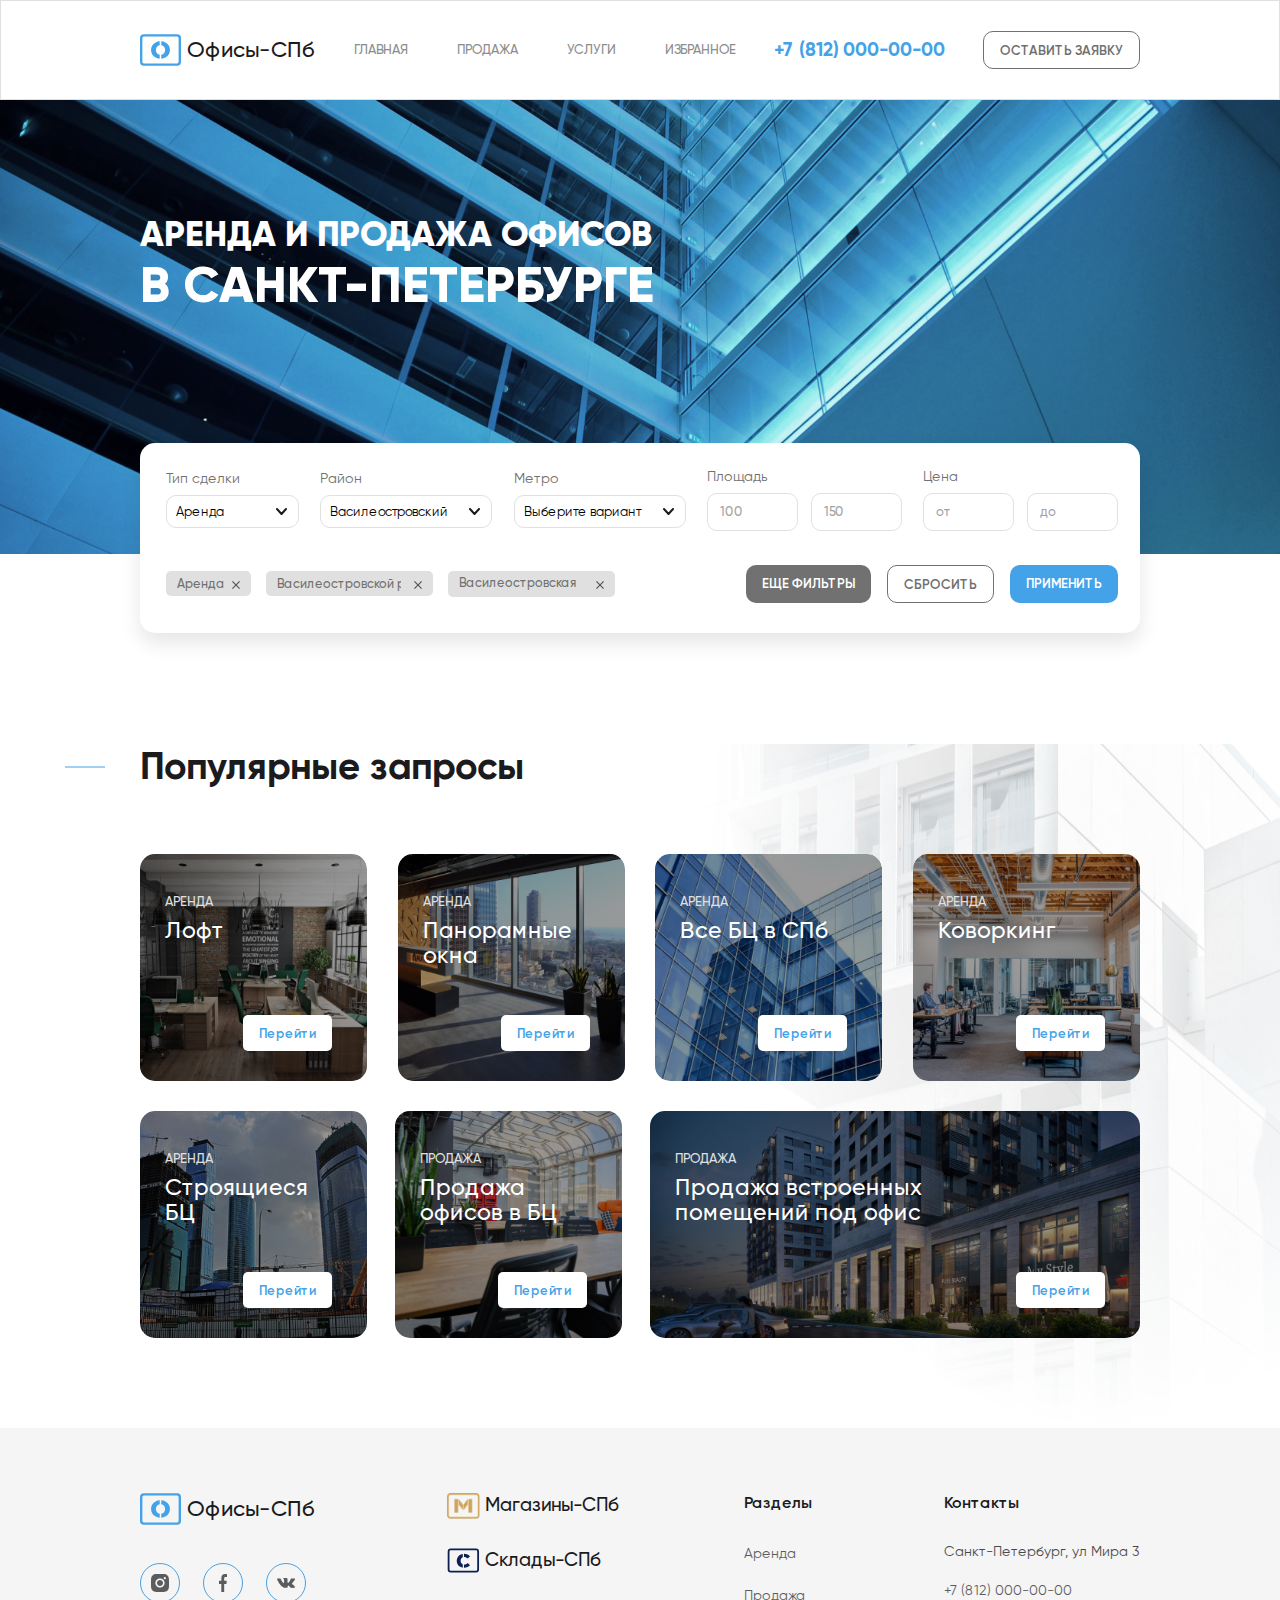
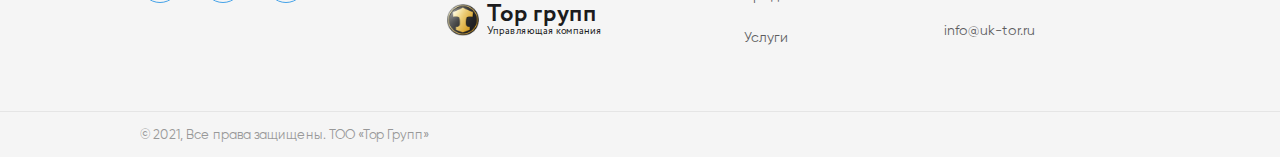
<file: index.html>
<!DOCTYPE html>
<html lang="ru">
<head>
    <meta charset="UTF-8">
    <meta http-equiv="X-UA-Compatible" content="IE=edge">
    <meta name="viewport" content="width=device-width, initial-scale=1.0">
    <title>Главная</title>
    <link rel="stylesheet" href="css/style.css">
</head>
<body>
    <header class="header">
        <div class="container">
            <div class="header__wrap">
                <a href="#" class="logo">
                    <div class="logo__icon">
                        <svg width="52" height="40" viewBox="0 0 52 40" fill="none" xmlns="http://www.w3.org/2000/svg">
                            <rect x="1.5" y="1.5" width="49" height="37" rx="3.5" stroke="#44A2E8" stroke-width="3"/>
                            <path fill-rule="evenodd" clip-rule="evenodd" d="M25 9.03119C23.1126 9.15072 21.3894 9.61377 19.8303 10.4203C18.0206 11.3672 16.5913 12.6767 15.5424 14.3489C14.5141 16.0211 14 17.9048 14 20C14 22.0952 14.5141 23.9789 15.5424 25.6511C16.5913 27.3233 18.0206 28.6328 19.8303 29.5797C21.3894 30.3862 23.1126 30.8493 25 30.9688V25.9689C24.298 25.8602 23.6442 25.6334 23.0386 25.2885C22.1542 24.7848 21.455 24.0797 20.9409 23.1731C20.4267 22.2463 20.1697 21.1886 20.1697 20C20.1697 18.8114 20.4267 17.7637 20.9409 16.8571C21.455 15.9304 22.1542 15.2152 23.0386 14.7115C23.6442 14.3666 24.298 14.1398 25 14.0311V9.03119ZM27 25.9689C27.702 25.8602 28.3559 25.6334 28.9614 25.2885C29.8458 24.7848 30.545 24.0797 31.0591 23.1731C31.5733 22.2463 31.8303 21.1886 31.8303 20C31.8303 18.8114 31.5733 17.7637 31.0591 16.8571C30.545 15.9304 29.8458 15.2152 28.9614 14.7115C28.3559 14.3666 27.702 14.1398 27 14.0311V9.03124C28.8845 9.15083 30.5974 9.61386 32.1388 10.4203C33.9692 11.3672 35.3985 12.6767 36.4267 14.3489C37.4756 16.0211 38 17.9048 38 20C38 22.0952 37.4756 23.9789 36.4267 25.6511C35.3985 27.3233 33.9692 28.6328 32.1388 29.5797C30.5974 30.3861 28.8845 30.8492 27 30.9688V25.9689Z" fill="#44A2E8"/>
                        </svg>
                    </div>
                    <span class="logo__text">Офисы-СПб</span>                        
                </a>
                <nav class="main-nav">
                    <ul class="main-nav__list">
                        <li class="main-nav__item"><a href="/" class="main-nav__link">Главная</a></li>
                        <li class="main-nav__item"><a href="/" class="main-nav__link">Продажа</a></li>
                        <li class="main-nav__item"><a href="/" class="main-nav__link">Услуги</a></li>
                        <li class="main-nav__item"><a href="/" class="main-nav__link">Избранное</a></li>
                    </ul>
                </nav>
                <a href="tel:+78120000000" class="phone">+7 (812) 000-00-00</a>
                <div class="sandwich">
                    <button class="button sandwich__open-btn" type="button">
                        <span class="sandwich__line"></span>
                        <span class="sandwich__line"></span>
                        <span class="sandwich__line"></span>
                    </button>
                    <div class="sandwich__content">
                        <div class="sandwich__header">
                            <a href="#" class="button button--white sandwich__button">Оставить заявку</a>
                            <button class="sandwich__close-btn" type="button">
                                <svg width="22" height="22" class="sandwich__close-icon" viewBox="0 0 22 22" fill="none" xmlns="http://www.w3.org/2000/svg">
                                    <path d="M1.10048 20.8985C0.709956 20.508 0.709956 19.8748 1.10048 19.4843L19.4853 1.09953C19.8758 0.709009 20.5089 0.70901 20.8995 1.09953C21.29 1.49006 21.29 2.12322 20.8995 2.51375L2.51469 20.8985C2.12417 21.289 1.491 21.289 1.10048 20.8985Z" fill="#44A2E8"/>
                                    <path d="M1.10049 1.09969C1.49101 0.709165 2.12418 0.709165 2.5147 1.09969L20.8995 19.4845C21.29 19.875 21.29 20.5082 20.8995 20.8987C20.509 21.2892 19.8758 21.2892 19.4853 20.8987L1.10049 2.5139C0.709963 2.12338 0.709964 1.49021 1.10049 1.09969Z" fill="#44A2E8"/>
                                </svg>                                    
                            </button>
                        </div>
                        <div class="sandwich__bottom">
                            <nav class="main-nav sandwich-nav">
                                <ul class="main-nav__list sandwich-nav__list">
                                    <li class="main-nav__item sandwich-nav__item"><a href="/" class="main-nav__link sandwich-nav__link">Аренда</a></li>
                                    <li class="main-nav__item sandwich-nav__item"><a href="/" class="main-nav__link sandwich-nav__link">Продажа</a></li>
                                    <li class="main-nav__item sandwich-nav__item"><a href="/" class="main-nav__link sandwich-nav__link">Услуги</a></li>
                                    <li class="main-nav__item sandwich-nav__item"><a href="/" class="main-nav__link sandwich-nav__link">Избранное</a></li>
                                </ul>
                            </nav>
                            <a href="tel:+78120000000" class="phone sandwich__phone">+7 (812) 000-00-00</a>
                            <div class="social sandwich__social">
                                <ul class="social__list">
                                    <li class="social__item">
                                        <a href="/" class="social__link">
                                            <svg width="18" height="18" class="social__item-icon" viewBox="0 0 18 18" fill="none" xmlns="http://www.w3.org/2000/svg">
                                                <path opacity="0.7" d="M8.99758 5.99872C7.345 5.99872 5.99636 7.34738 5.99636 9C5.99636 10.6526 7.345 12.0013 8.99758 12.0013C10.6502 12.0013 11.9988 10.6526 11.9988 9C11.9988 7.34738 10.6502 5.99872 8.99758 5.99872ZM17.999 9C17.999 7.75716 18.0103 6.52558 17.9405 5.28499C17.8707 3.84402 17.5419 2.56515 16.4883 1.51144C15.4323 0.455477 14.1557 0.129006 12.7148 0.0592092C11.472 -0.0105879 10.2404 0.000669702 8.99983 0.000669702C7.75702 0.000669702 6.52546 -0.0105879 5.28489 0.0592092C3.84395 0.129006 2.5651 0.457728 1.51141 1.51144C0.455469 2.5674 0.129004 3.84402 0.0592081 5.28499C-0.0105877 6.52783 0.000669689 7.75941 0.000669689 9C0.000669689 10.2406 -0.0105877 11.4744 0.0592081 12.715C0.129004 14.156 0.45772 15.4348 1.51141 16.4886C2.56736 17.5445 3.84395 17.871 5.28489 17.9408C6.52771 18.0106 7.75927 17.9993 8.99983 17.9993C10.2426 17.9993 11.4742 18.0106 12.7148 17.9408C14.1557 17.871 15.4346 17.5423 16.4883 16.4886C17.5442 15.4326 17.8707 14.156 17.9405 12.715C18.0125 11.4744 17.999 10.2428 17.999 9ZM8.99758 13.6179C6.44215 13.6179 4.3798 11.5555 4.3798 9C4.3798 6.44452 6.44215 4.38213 8.99758 4.38213C11.553 4.38213 13.6154 6.44452 13.6154 9C13.6154 11.5555 11.553 13.6179 8.99758 13.6179ZM13.8045 5.27148C13.2078 5.27148 12.726 4.78966 12.726 4.193C12.726 3.59635 13.2078 3.11452 13.8045 3.11452C14.4011 3.11452 14.8829 3.59635 14.8829 4.193C14.8831 4.33468 14.8554 4.475 14.8012 4.60593C14.7471 4.73686 14.6677 4.85582 14.5675 4.956C14.4673 5.05618 14.3483 5.13561 14.2174 5.18975C14.0865 5.24388 13.9462 5.27166 13.8045 5.27148Z" fill="#1B1B1D"/>
                                            </svg>                                        
                                        </a>
                                    </li>
                                    <li class="social__item">
                                        <a href="/" class="social__link">
                                            <svg width="8" height="18" class="social__item-icon" viewBox="0 0 8 18" fill="none" xmlns="http://www.w3.org/2000/svg">
                                                <path opacity="0.7" d="M6.53944 2.98872H8V0.126752C7.74804 0.0877571 6.88142 0 5.87219 0C3.76637 0 2.32379 1.49023 2.32379 4.22927V6.74997H0V9.94944H2.32379V18H5.17293V9.95019H7.40275L7.75671 6.75072H5.17222V4.54649C5.17293 3.62173 5.39422 2.98872 6.53944 2.98872Z" fill="#1B1B1D"/>
                                            </svg>                                                                                
                                        </a>
                                    </li>
                                    <li class="social__item">
                                        <a href="/" class="social__link">
                                            <svg width="22" height="12" class="social__item-icon" viewBox="0 0 22 12" fill="none" xmlns="http://www.w3.org/2000/svg">
                                                <path opacity="0.7" d="M21.8039 10.7032C21.7448 10.6086 21.379 9.84873 19.6189 8.28705C17.7763 6.65178 18.0238 6.91731 20.2432 4.0897C21.5949 2.36766 22.1353 1.31602 21.9662 0.866413C21.8053 0.437826 20.8111 0.55092 20.8111 0.55092L17.5053 0.569319C17.5053 0.569319 17.2605 0.537755 17.0777 0.641571C16.9003 0.744117 16.7861 0.980776 16.7861 0.980776C16.7861 0.980776 16.2623 2.31373 15.5637 3.4469C14.091 5.83807 13.5011 5.96425 13.2604 5.8157C12.7007 5.46999 12.841 4.42494 12.841 3.68347C12.841 1.3659 13.2081 0.399757 12.1246 0.149933C11.7643 0.0671344 11.5003 0.011935 10.5804 0.00273516C9.40046 -0.00908191 8.40077 0.00670096 7.83562 0.27088C7.45883 0.447025 7.16869 0.840081 7.34608 0.862446C7.56476 0.890046 8.05978 0.989975 8.32242 1.33172C8.66207 1.77212 8.64969 2.76333 8.64969 2.76333C8.64969 2.76333 8.84495 5.49101 8.19455 5.83014C7.74763 6.06283 7.1357 5.58832 5.82245 3.41795C5.15003 2.30714 4.6413 1.07801 4.6413 1.07801C4.6413 1.07801 4.54367 0.849281 4.36903 0.727065C4.15724 0.578519 3.86021 0.531172 3.86021 0.531172L0.716739 0.549573C0.716739 0.549573 0.245061 0.562737 0.0718267 0.758631C-0.0822145 0.933428 0.0594467 1.29365 0.0594467 1.29365C0.0594467 1.29365 2.52087 6.79771 5.30682 9.57273C7.86312 12.1163 10.7646 11.9494 10.7646 11.9494H12.0791C12.0791 11.9494 12.4766 11.9074 12.6787 11.6984C12.8657 11.5064 12.8589 11.1462 12.8589 11.1462C12.8589 11.1462 12.8327 9.45964 13.6523 9.21124C14.4595 8.96673 15.4963 10.8413 16.595 11.5629C17.4256 12.1085 18.0568 11.9889 18.0568 11.9889L20.9953 11.9494C20.9953 11.9494 22.5327 11.8587 21.8039 10.7032Z" fill="#1B1B1D"/>
                                            </svg>                                                                                
                                        </a>
                                    </li>
                                </ul>
                            </div>
                            <div class="others">
                                <ul class="others__list">
                                    <li class="others__item">
                                        <a href="/" class="others__link">
                                            <img src="images/others-img1.png" alt="" class="others__img">
                                            <span class="others__text">Магазины-СПб</span>                                            
                                        </a>
                                    </li>
                                    <li class="others__item">
                                        <a href="/" class="others__link">
                                            <div class="others__img">
                                                <svg width="43" height="34" viewBox="0 0 43 34" fill="none" xmlns="http://www.w3.org/2000/svg">
                                                    <rect x="1.22961" y="1.83826" width="40.1674" height="30.3305" rx="2.8691" stroke="#0C2052" stroke-width="2.45923"/>
                                                    <path fill-rule="evenodd" clip-rule="evenodd" d="M20.4936 8.1308C19.3169 8.31405 18.2232 8.67164 17.2122 9.20356C15.6874 9.99777 14.4869 11.1114 13.6106 12.5445C12.7343 13.9775 12.2961 15.6005 12.2961 17.4134C12.2961 19.2263 12.7343 20.8492 13.6106 22.2823C14.4869 23.7153 15.6874 24.8376 17.2122 25.6491C18.2232 26.1697 19.3169 26.5197 20.4936 26.699V22.1824C20.3243 22.1124 20.1594 22.0335 19.9989 21.9456C19.2277 21.514 18.6231 20.9097 18.1849 20.1327C17.7643 19.3385 17.554 18.432 17.554 17.4134C17.554 16.3947 17.7643 15.4969 18.1849 14.7199C18.6231 13.9257 19.2277 13.3128 19.9989 12.8811C20.1594 12.7933 20.3243 12.7143 20.4936 12.6444V8.1308ZM22.133 22.5706V26.8375C22.2274 26.8394 22.3222 26.8404 22.4175 26.8404C24.1 26.8404 25.616 26.5469 26.9655 25.9599C28.315 25.3728 29.4366 24.5268 30.3305 23.4218L27.018 20.4694C25.8263 21.8852 24.3804 22.5931 22.6803 22.5931C22.4943 22.5931 22.3118 22.5856 22.133 22.5706ZM22.133 12.2561V7.9893C22.2274 7.98732 22.3222 7.98633 22.4175 7.98633C24.1 7.98633 25.616 8.27984 26.9655 8.86688C28.315 9.45391 29.4366 10.2999 30.3305 11.4049L27.018 14.3573C25.8263 12.9416 24.3804 12.2337 22.6803 12.2337C22.4943 12.2337 22.3118 12.2412 22.133 12.2561Z" fill="#0C2052"/>
                                                </svg>                                                
                                            </div>
                                            <span class="others__text">Склады-СПб</span>                                            
                                        </a>
                                    </li>
    
                                    <li class="others__item">
                                        <a href="/" class="others__link">
                                            <img src="images/others-img2.png" alt="" class="others__img others__img--top">
                                            <div class="others__info">
                                                <span class="others__text others__text--top">Тор групп</span>
                                                <span class="others__desc">Управляющая компания</span> 
                                            </div>
                                               
                                        </a>
                                    </li>
                                </ul>
                            </div> 
                        </div>
                    </div>
                </div>
                <a href="#" class="button button--white header__button">Оставить заявку</a>
            </div>
        </div>
    </header>

    <div class="hero">
        <div class="container">
            <div class="hero__wrap">
                <h1 class="hero__title"><span class="hero__title hero__title--small">Аренда и продажа офисов<br></span> в Санкт-Петербурге</h1>
            </div>
        </div>
    </div>
    <div class="filter">
        <div class="container">
            <div class="filter__wrap">
                <form action="" method="post" class="form filter-form">
                    <div class="filter__top">
                        <div class="filter__group">
                            <label for="" class="filter__label">Тип сделки</label>
                            <div class="select">
                                <div class="select__header">
                                    <span class="select__current">Аренда</span>
                                    <svg width="11" height="7" class="select__icon" viewBox="0 0 11 7" fill="none" xmlns="http://www.w3.org/2000/svg">
                                        <path d="M10 1L5.5 6L1 1" stroke="#1B1B1D" stroke-width="2" stroke-linecap="round" stroke-linejoin="round"/>
                                    </svg>                                    
                                </div>
                                <div class="select__body">
                                    <div class="select__list">
                                        <div class="select__item">Аренда</div>
                                        <div class="select__item">Продажа</div>
                                    </div>
                                </div>
                            </div>
                        </div>
                        <div class="filter__group">
                            <label for="" class="filter__label">Район</label>
                            <div class="select select--medium">
                                <div class="select__header">
                                    <span class="select__current">Василеостровский</span>
                                    <svg width="11" height="7" class="select__icon" viewBox="0 0 11 7" fill="none" xmlns="http://www.w3.org/2000/svg">
                                        <path d="M10 1L5.5 6L1 1" stroke="#1B1B1D" stroke-width="2" stroke-linecap="round" stroke-linejoin="round"/>
                                    </svg>                                    
                                </div>
                                <div class="select__body">
                                    <div class="select__list">
                                        <div class="select__item">Адмиралтейский</div>
                                        <div class="select__item">Василеостровский</div>
                                        <div class="select__item">Выборгский</div>
                                        <div class="select__item">Калининский</div>
                                        <div class="select__item">Калининский</div>
                                        <div class="select__item">Колпинский</div>
                                        <div class="select__item">Красногвардейский</div>
                                        <div class="select__item">Адмиралтейский</div>
                                        <div class="select__item">Василеостровский</div>
                                        <div class="select__item">Выборгский</div>
                                        <div class="select__item">Калининский</div>
                                    </div>
                                </div>
                            </div>
                        </div>
                        <div class="filter__group">
                            <label for="" class="filter__label">Метро</label>
                            <div class="select select--medium">
                                <div class="select__header">
                                    <span class="select__current">Выберите вариант</span>
                                    <svg width="11" height="7" class="select__icon" viewBox="0 0 11 7" fill="none" xmlns="http://www.w3.org/2000/svg">
                                        <path d="M10 1L5.5 6L1 1" stroke="#1B1B1D" stroke-width="2" stroke-linecap="round" stroke-linejoin="round"/>
                                    </svg>                                    
                                </div>
                                <div class="select__body">
                                    <div class="select__list">
                                        <div class="select__item">Адмиралтейский</div>
                                        <div class="select__item">Василеостровский</div>
                                        <div class="select__item">Выборгский</div>
                                        <div class="select__item">Калининский</div>
                                        <div class="select__item">Калининский</div>
                                        <div class="select__item">Колпинский</div>
                                        <div class="select__item">Красногвардейский</div>
                                        <div class="select__item">Адмиралтейский</div>
                                        <div class="select__item">Василеостровский</div>
                                        <div class="select__item">Выборгский</div>
                                        <div class="select__item">Калининский</div>
                                    </div>
                                </div>
                            </div>
                        </div>
                        <div class="filter__group">
                            <label for="" class="filter__label">Площадь</label>
                            <input type="number" class="input filter__input" placeholder="100">
                            <input type="number" class="input filter__input" placeholder="150">
                        </div>
                        <div class="filter__group">
                            <label for="" class="filter__label">Цена</label>
                            <input type="number" class="input filter__input" placeholder="от">
                            <input type="number" class="input filter__input" placeholder="до">
                        </div>
                    </div>
                    <div class="filter__bottom">
                        <div class="tags">
                            <div class="tags__list">
                                <div class="tags__item">
                                    <span class="tags__item-text">Аренда</span>
                                    <button class="tags__item-exit">
                                        <svg width="10" height="10" viewBox="0 0 10 10" fill="none" xmlns="http://www.w3.org/2000/svg">
                                            <path d="M1.03516 0L0.000673324 1.0284L3.99543 4.99967L0 8.97161L1.03448 10L5.02991 6.02807L8.96619 9.94121L10.0007 8.91281L6.06439 4.99967L10 1.0872L8.96552 0.058797L5.02991 3.97127L1.03516 0Z" fill="#545454"/>
                                        </svg>                                                
                                    </button>
                                </div>
                                <div class="tags__item tags__item--medium">
                                    <span class="tags__item-text">Василеостровской район</span>
                                    <button class="tags__item-exit">
                                        <svg width="10" height="10" viewBox="0 0 10 10" fill="none" xmlns="http://www.w3.org/2000/svg">
                                            <path d="M1.03516 0L0.000673324 1.0284L3.99543 4.99967L0 8.97161L1.03448 10L5.02991 6.02807L8.96619 9.94121L10.0007 8.91281L6.06439 4.99967L10 1.0872L8.96552 0.058797L5.02991 3.97127L1.03516 0Z" fill="#545454"/>
                                        </svg>                                                
                                    </button>
                                </div>
                                <div class="tags__item tags__item--medium">
                                    <span class="tags__item-text">Василеостровская станция</span>
                                    <button class="tags__item-exit">
                                        <svg width="10" height="10" viewBox="0 0 10 10" fill="none" xmlns="http://www.w3.org/2000/svg">
                                            <path d="M1.03516 0L0.000673324 1.0284L3.99543 4.99967L0 8.97161L1.03448 10L5.02991 6.02807L8.96619 9.94121L10.0007 8.91281L6.06439 4.99967L10 1.0872L8.96552 0.058797L5.02991 3.97127L1.03516 0Z" fill="#545454"/>
                                        </svg>                                                
                                    </button>
                                </div>
                            </div>
                        </div>
                        <div class="filter__buttons">
                            <a href="#" class="button button--grey filter__button filter__buttons-more">Еще фильтры</a>
                            <a href="#" class="button button--white filter__button filter__buttons-discard">Сбросить</a>
                            <a href="#" class="button filter__button filter__buttons-apply">применить</a>
                        </div>
                    </div>
                </form>
            </div>
        </div>
    </div>
    <div class="popular">
        <div class="container">
            <div class="popular__wrap">
                <h2 class="popular__title">Популярные запросы</h2>
                <div class="popular__list">
                    <div class="popular-item" style="background-image: url('images/popular-img1.png');">
                        <div class="popular__overlay">
                            <span class="popular-item__category">Аренда</span>
                            <h5 class="popular-item__name">Лофт</h5>
                            <a href="#" class="button button--blue popular__button">Перейти</a>
                        </div>
                    </div>
                    <div class="popular-item" style="background-image: url('images/popular-img2.png');">
                        <div class="popular__overlay">
                            <span class="popular-item__category">Аренда</span>
                            <h5 class="popular-item__name">Панорамные окна</h5>
                            <a href="#" class="button button--blue popular__button">Перейти</a>
                        </div>
                    </div>
                    <div class="popular-item" style="background-image: url('images/popular-img3.png');">
                        <div class="popular__overlay">
                            <span class="popular-item__category">Аренда</span>
                            <h5 class="popular-item__name">Все БЦ в СПб</h5>
                            <a href="#" class="button button--blue popular__button">Перейти</a>
                        </div>
                    </div>
                    <div class="popular-item" style="background-image: url('images/popular-img4.png');">
                        <div class="popular__overlay">
                            <span class="popular-item__category">Аренда</span>
                            <h5 class="popular-item__name">Коворкинг</h5>
                            <a href="#" class="button button--blue popular__button">Перейти</a>
                        </div>
                    </div>
                    <div class="popular-item" style="background-image: url('images/popular-img5.png');">
                        <div class="popular__overlay">
                            <span class="popular-item__category">Аренда</span>
                            <h5 class="popular-item__name">Строящиеся БЦ</h5>
                            <a href="#" class="button button--blue popular__button">Перейти</a>
                        </div>
                    </div>
                    <div class="popular-item" style="background-image: url('images/popular-img6.png');">
                        <div class="popular__overlay">
                            <span class="popular-item__category">Продажа</span>
                            <h5 class="popular-item__name">Продажа офисов в БЦ</h5>
                            <a href="#" class="button button--blue popular__button">Перейти</a>
                        </div>
                    </div>
                    <div class="popular-item popular-item--big" style="background-image: url('images/popular-img7.png');">
                        <div class="popular__overlay">
                            <span class="popular-item__category">Продажа</span>
                            <h5 class="popular-item__name">Продажа встроенных помещений под офис</h5>
                            <a href="#" class="button button--blue popular__button">Перейти</a>
                        </div>
                    </div>
                </div>
            </div>
        </div>
    </div>
    <footer class="footer">
        <div class="footer__top">
            <div class="container">
                <div class="footer__wrap">
                    <div class="footer__left">
                        <div class="footer__group">
                            <a href="#" class="logo footer__logo">
                                <div class="logo__icon">
                                    <svg width="52" height="40" viewBox="0 0 52 40" fill="none" xmlns="http://www.w3.org/2000/svg">
                                        <rect x="1.5" y="1.5" width="49" height="37" rx="3.5" stroke="#44A2E8" stroke-width="3"/>
                                        <path fill-rule="evenodd" clip-rule="evenodd" d="M25 9.03119C23.1126 9.15072 21.3894 9.61377 19.8303 10.4203C18.0206 11.3672 16.5913 12.6767 15.5424 14.3489C14.5141 16.0211 14 17.9048 14 20C14 22.0952 14.5141 23.9789 15.5424 25.6511C16.5913 27.3233 18.0206 28.6328 19.8303 29.5797C21.3894 30.3862 23.1126 30.8493 25 30.9688V25.9689C24.298 25.8602 23.6442 25.6334 23.0386 25.2885C22.1542 24.7848 21.455 24.0797 20.9409 23.1731C20.4267 22.2463 20.1697 21.1886 20.1697 20C20.1697 18.8114 20.4267 17.7637 20.9409 16.8571C21.455 15.9304 22.1542 15.2152 23.0386 14.7115C23.6442 14.3666 24.298 14.1398 25 14.0311V9.03119ZM27 25.9689C27.702 25.8602 28.3559 25.6334 28.9614 25.2885C29.8458 24.7848 30.545 24.0797 31.0591 23.1731C31.5733 22.2463 31.8303 21.1886 31.8303 20C31.8303 18.8114 31.5733 17.7637 31.0591 16.8571C30.545 15.9304 29.8458 15.2152 28.9614 14.7115C28.3559 14.3666 27.702 14.1398 27 14.0311V9.03124C28.8845 9.15083 30.5974 9.61386 32.1388 10.4203C33.9692 11.3672 35.3985 12.6767 36.4267 14.3489C37.4756 16.0211 38 17.9048 38 20C38 22.0952 37.4756 23.9789 36.4267 25.6511C35.3985 27.3233 33.9692 28.6328 32.1388 29.5797C30.5974 30.3861 28.8845 30.8492 27 30.9688V25.9689Z" fill="#44A2E8"/>
                                    </svg>
                                </div>
                                <span class="logo__text">Офисы-СПб</span>                        
                            </a>
                            <div class="social footer__social">
                                <ul class="social__list">
                                    <li class="social__item">
                                        <a href="/" class="social__link">
                                            <svg width="18" height="18" class="social__item-icon" viewBox="0 0 18 18" fill="none" xmlns="http://www.w3.org/2000/svg">
                                                <path opacity="0.7" d="M8.99758 5.99872C7.345 5.99872 5.99636 7.34738 5.99636 9C5.99636 10.6526 7.345 12.0013 8.99758 12.0013C10.6502 12.0013 11.9988 10.6526 11.9988 9C11.9988 7.34738 10.6502 5.99872 8.99758 5.99872ZM17.999 9C17.999 7.75716 18.0103 6.52558 17.9405 5.28499C17.8707 3.84402 17.5419 2.56515 16.4883 1.51144C15.4323 0.455477 14.1557 0.129006 12.7148 0.0592092C11.472 -0.0105879 10.2404 0.000669702 8.99983 0.000669702C7.75702 0.000669702 6.52546 -0.0105879 5.28489 0.0592092C3.84395 0.129006 2.5651 0.457728 1.51141 1.51144C0.455469 2.5674 0.129004 3.84402 0.0592081 5.28499C-0.0105877 6.52783 0.000669689 7.75941 0.000669689 9C0.000669689 10.2406 -0.0105877 11.4744 0.0592081 12.715C0.129004 14.156 0.45772 15.4348 1.51141 16.4886C2.56736 17.5445 3.84395 17.871 5.28489 17.9408C6.52771 18.0106 7.75927 17.9993 8.99983 17.9993C10.2426 17.9993 11.4742 18.0106 12.7148 17.9408C14.1557 17.871 15.4346 17.5423 16.4883 16.4886C17.5442 15.4326 17.8707 14.156 17.9405 12.715C18.0125 11.4744 17.999 10.2428 17.999 9ZM8.99758 13.6179C6.44215 13.6179 4.3798 11.5555 4.3798 9C4.3798 6.44452 6.44215 4.38213 8.99758 4.38213C11.553 4.38213 13.6154 6.44452 13.6154 9C13.6154 11.5555 11.553 13.6179 8.99758 13.6179ZM13.8045 5.27148C13.2078 5.27148 12.726 4.78966 12.726 4.193C12.726 3.59635 13.2078 3.11452 13.8045 3.11452C14.4011 3.11452 14.8829 3.59635 14.8829 4.193C14.8831 4.33468 14.8554 4.475 14.8012 4.60593C14.7471 4.73686 14.6677 4.85582 14.5675 4.956C14.4673 5.05618 14.3483 5.13561 14.2174 5.18975C14.0865 5.24388 13.9462 5.27166 13.8045 5.27148Z" fill="#1B1B1D"/>
                                            </svg>                                        
                                        </a>
                                    </li>
                                    <li class="social__item">
                                        <a href="/" class="social__link">
                                            <svg width="8" height="18" class="social__item-icon" viewBox="0 0 8 18" fill="none" xmlns="http://www.w3.org/2000/svg">
                                                <path opacity="0.7" d="M6.53944 2.98872H8V0.126752C7.74804 0.0877571 6.88142 0 5.87219 0C3.76637 0 2.32379 1.49023 2.32379 4.22927V6.74997H0V9.94944H2.32379V18H5.17293V9.95019H7.40275L7.75671 6.75072H5.17222V4.54649C5.17293 3.62173 5.39422 2.98872 6.53944 2.98872Z" fill="#1B1B1D"/>
                                            </svg>                                                                                
                                        </a>
                                    </li>
                                    <li class="social__item">
                                        <a href="/" class="social__link">
                                            <svg width="22" height="12" class="social__item-icon" viewBox="0 0 22 12" fill="none" xmlns="http://www.w3.org/2000/svg">
                                                <path opacity="0.7" d="M21.8039 10.7032C21.7448 10.6086 21.379 9.84873 19.6189 8.28705C17.7763 6.65178 18.0238 6.91731 20.2432 4.0897C21.5949 2.36766 22.1353 1.31602 21.9662 0.866413C21.8053 0.437826 20.8111 0.55092 20.8111 0.55092L17.5053 0.569319C17.5053 0.569319 17.2605 0.537755 17.0777 0.641571C16.9003 0.744117 16.7861 0.980776 16.7861 0.980776C16.7861 0.980776 16.2623 2.31373 15.5637 3.4469C14.091 5.83807 13.5011 5.96425 13.2604 5.8157C12.7007 5.46999 12.841 4.42494 12.841 3.68347C12.841 1.3659 13.2081 0.399757 12.1246 0.149933C11.7643 0.0671344 11.5003 0.011935 10.5804 0.00273516C9.40046 -0.00908191 8.40077 0.00670096 7.83562 0.27088C7.45883 0.447025 7.16869 0.840081 7.34608 0.862446C7.56476 0.890046 8.05978 0.989975 8.32242 1.33172C8.66207 1.77212 8.64969 2.76333 8.64969 2.76333C8.64969 2.76333 8.84495 5.49101 8.19455 5.83014C7.74763 6.06283 7.1357 5.58832 5.82245 3.41795C5.15003 2.30714 4.6413 1.07801 4.6413 1.07801C4.6413 1.07801 4.54367 0.849281 4.36903 0.727065C4.15724 0.578519 3.86021 0.531172 3.86021 0.531172L0.716739 0.549573C0.716739 0.549573 0.245061 0.562737 0.0718267 0.758631C-0.0822145 0.933428 0.0594467 1.29365 0.0594467 1.29365C0.0594467 1.29365 2.52087 6.79771 5.30682 9.57273C7.86312 12.1163 10.7646 11.9494 10.7646 11.9494H12.0791C12.0791 11.9494 12.4766 11.9074 12.6787 11.6984C12.8657 11.5064 12.8589 11.1462 12.8589 11.1462C12.8589 11.1462 12.8327 9.45964 13.6523 9.21124C14.4595 8.96673 15.4963 10.8413 16.595 11.5629C17.4256 12.1085 18.0568 11.9889 18.0568 11.9889L20.9953 11.9494C20.9953 11.9494 22.5327 11.8587 21.8039 10.7032Z" fill="#1B1B1D"/>
                                            </svg>                                                                                
                                        </a>
                                    </li>
                                </ul>
                            </div> 
                        </div>
                        <div class="footer__group">
                            <div class="others">
                                <ul class="others__list">
                                    <li class="others__item">
                                        <a href="/" class="others__link">
                                            <div class="others__img">
                                                <img src="images/others-img1.png" alt="">
                                            </div>
                                            <span class="others__text">Магазины-СПб</span>                                            
                                        </a>
                                    </li>
                                    <li class="others__item">
                                        <a href="/" class="others__link">
                                            <div class="others__img">
                                                <svg width="43" height="34" viewBox="0 0 43 34" fill="none" xmlns="http://www.w3.org/2000/svg">
                                                    <rect x="1.22961" y="1.83826" width="40.1674" height="30.3305" rx="2.8691" stroke="#0C2052" stroke-width="2.45923"/>
                                                    <path fill-rule="evenodd" clip-rule="evenodd" d="M20.4936 8.1308C19.3169 8.31405 18.2232 8.67164 17.2122 9.20356C15.6874 9.99777 14.4869 11.1114 13.6106 12.5445C12.7343 13.9775 12.2961 15.6005 12.2961 17.4134C12.2961 19.2263 12.7343 20.8492 13.6106 22.2823C14.4869 23.7153 15.6874 24.8376 17.2122 25.6491C18.2232 26.1697 19.3169 26.5197 20.4936 26.699V22.1824C20.3243 22.1124 20.1594 22.0335 19.9989 21.9456C19.2277 21.514 18.6231 20.9097 18.1849 20.1327C17.7643 19.3385 17.554 18.432 17.554 17.4134C17.554 16.3947 17.7643 15.4969 18.1849 14.7199C18.6231 13.9257 19.2277 13.3128 19.9989 12.8811C20.1594 12.7933 20.3243 12.7143 20.4936 12.6444V8.1308ZM22.133 22.5706V26.8375C22.2274 26.8394 22.3222 26.8404 22.4175 26.8404C24.1 26.8404 25.616 26.5469 26.9655 25.9599C28.315 25.3728 29.4366 24.5268 30.3305 23.4218L27.018 20.4694C25.8263 21.8852 24.3804 22.5931 22.6803 22.5931C22.4943 22.5931 22.3118 22.5856 22.133 22.5706ZM22.133 12.2561V7.9893C22.2274 7.98732 22.3222 7.98633 22.4175 7.98633C24.1 7.98633 25.616 8.27984 26.9655 8.86688C28.315 9.45391 29.4366 10.2999 30.3305 11.4049L27.018 14.3573C25.8263 12.9416 24.3804 12.2337 22.6803 12.2337C22.4943 12.2337 22.3118 12.2412 22.133 12.2561Z" fill="#0C2052"/>
                                                </svg>                                                
                                            </div>
                                            <span class="others__text">Склады-СПб</span>                                            
                                        </a>
                                    </li>
    
                                    <li class="others__item">
                                        <a href="/" class="others__link">
                                            <img src="images/others-img2.png" alt="" class="others__img others__img--top">
                                            <div class="others__info">
                                                <span class="others__text others__text--top">Тор групп</span>
                                                <span class="others__desc">Управляющая компания</span> 
                                            </div>
                                               
                                        </a>
                                    </li>
                                </ul>
                            </div>
                        </div>
                    </div>
                    <div class="footer__right">
                        <div class="footer__group">
                            <span class="footer__title">Разделы</span>
                            <nav class="footer-nav">
                                <ul class="footer-nav__list">
                                    <li class="footer-nav__item"><a href="/" class="footer-nav__link">Аренда</a></li>
                                    <li class="footer-nav__item"><a href="/" class="footer-nav__link">Продажа</a></li>
                                    <li class="footer-nav__item"><a href="/" class="footer-nav__link">Услуги</a></li>
                                </ul>
                            </nav>
                        </div>
                        <div class="footer__group">
                            <span class="footer__title">Контакты</span>
                            <p class="footer__address">Санкт-Петербург, ул Мира 3</p>
                            <a href="tel:+78120000000" class="footer__link">+7 (812) 000-00-00</a>
                            <a href="tomail:info@uk-tor.ru" class="footer__link">info@uk-tor.ru</a>
                        </div>
                    </div>
                    <a href="#" class="logo footer__logo-dublicate">
                        <div class="logo__icon footer__logo-icon-dublicate">
                            <svg width="52" height="40" viewBox="0 0 52 40" fill="none" xmlns="http://www.w3.org/2000/svg">
                                <rect x="1.5" y="1.5" width="49" height="37" rx="3.5" stroke="#44A2E8" stroke-width="3"/>
                                <path fill-rule="evenodd" clip-rule="evenodd" d="M25 9.03119C23.1126 9.15072 21.3894 9.61377 19.8303 10.4203C18.0206 11.3672 16.5913 12.6767 15.5424 14.3489C14.5141 16.0211 14 17.9048 14 20C14 22.0952 14.5141 23.9789 15.5424 25.6511C16.5913 27.3233 18.0206 28.6328 19.8303 29.5797C21.3894 30.3862 23.1126 30.8493 25 30.9688V25.9689C24.298 25.8602 23.6442 25.6334 23.0386 25.2885C22.1542 24.7848 21.455 24.0797 20.9409 23.1731C20.4267 22.2463 20.1697 21.1886 20.1697 20C20.1697 18.8114 20.4267 17.7637 20.9409 16.8571C21.455 15.9304 22.1542 15.2152 23.0386 14.7115C23.6442 14.3666 24.298 14.1398 25 14.0311V9.03119ZM27 25.9689C27.702 25.8602 28.3559 25.6334 28.9614 25.2885C29.8458 24.7848 30.545 24.0797 31.0591 23.1731C31.5733 22.2463 31.8303 21.1886 31.8303 20C31.8303 18.8114 31.5733 17.7637 31.0591 16.8571C30.545 15.9304 29.8458 15.2152 28.9614 14.7115C28.3559 14.3666 27.702 14.1398 27 14.0311V9.03124C28.8845 9.15083 30.5974 9.61386 32.1388 10.4203C33.9692 11.3672 35.3985 12.6767 36.4267 14.3489C37.4756 16.0211 38 17.9048 38 20C38 22.0952 37.4756 23.9789 36.4267 25.6511C35.3985 27.3233 33.9692 28.6328 32.1388 29.5797C30.5974 30.3861 28.8845 30.8492 27 30.9688V25.9689Z" fill="#44A2E8"/>
                            </svg>
                        </div>
                        <span class="logo__text footer__logo-text-dublicate">Офисы-СПб</span>                        
                    </a>
                </div>
            </div>
        </div>
        <div class="footer__line"></div>
        <div class="footer__bottom">
            <div class="container">
                <div class="footer__wrap">
                    <p class="footer__copyright">© 2021, Все права защищены. ТОО «Тор Групп»</p>
                </div>
            </div>
        </div>
    </footer>
    <script src="js/main.js"></script>
</body>
</html>
</file>
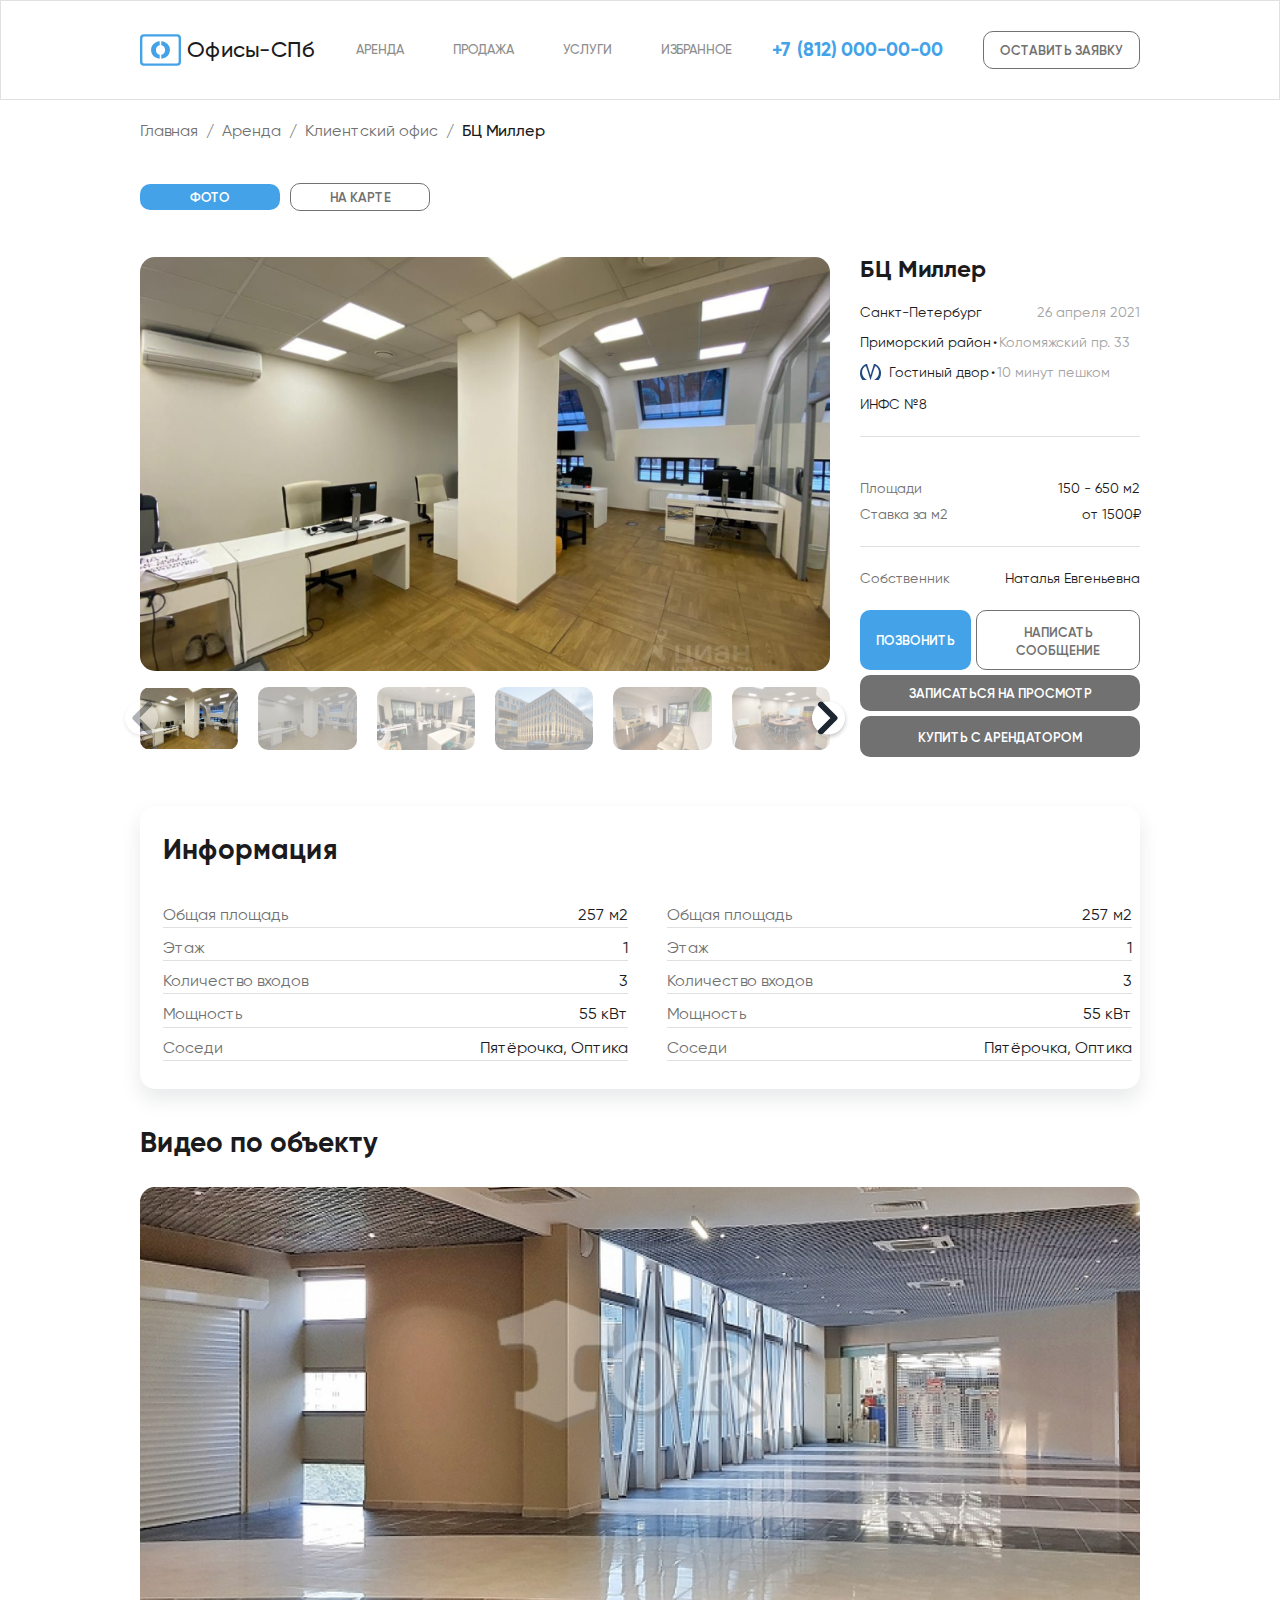
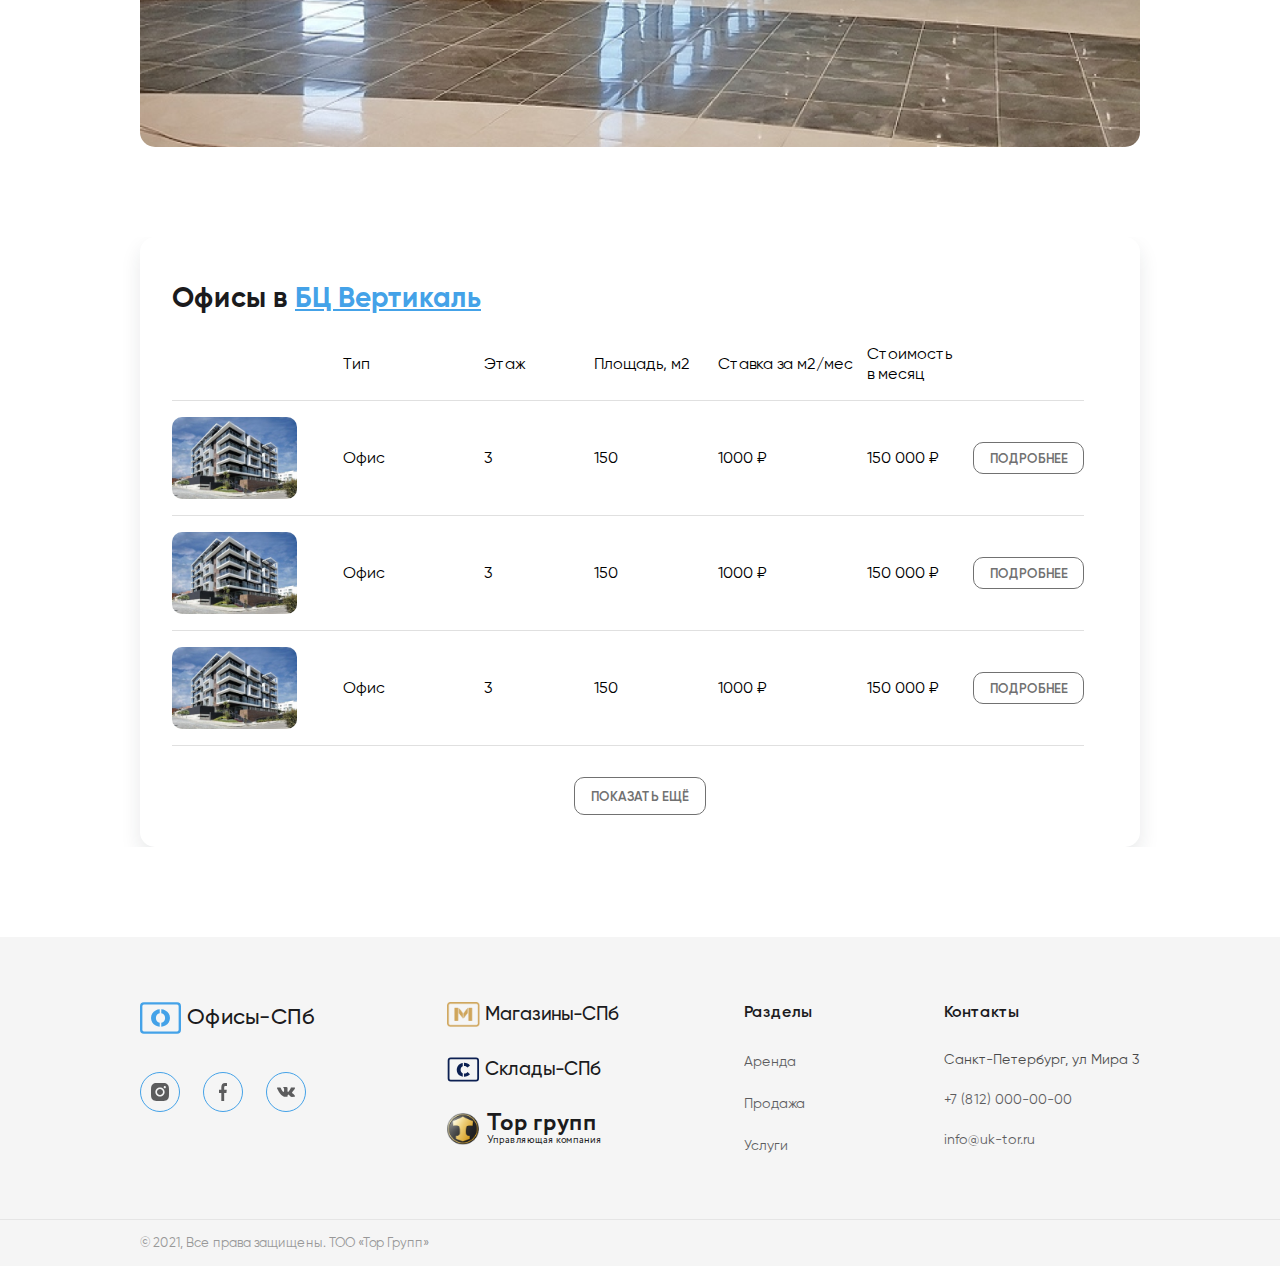
<file: center-card.html>
<!DOCTYPE html>
<html lang="ru">
<head>
    <meta charset="UTF-8">
    <meta http-equiv="X-UA-Compatible" content="IE=edge">
    <meta name="viewport" content="width=device-width, initial-scale=1.0">
    <title>Карточка здания</title>
    <link
      rel="stylesheet"
      href="https://unpkg.com/swiper/swiper-bundle.min.css"
    />
    <link rel="stylesheet" href="css/style.css">
</head>
<body>
    <div class="wrapper">
        <header class="header">
            <div class="container">
                <div class="header__wrap">
                    <a href="#" class="logo">
                        <div class="logo__icon">
                            <svg width="52" height="40" viewBox="0 0 52 40" fill="none" xmlns="http://www.w3.org/2000/svg">
                                <rect x="1.5" y="1.5" width="49" height="37" rx="3.5" stroke="#44A2E8" stroke-width="3"/>
                                <path fill-rule="evenodd" clip-rule="evenodd" d="M25 9.03119C23.1126 9.15072 21.3894 9.61377 19.8303 10.4203C18.0206 11.3672 16.5913 12.6767 15.5424 14.3489C14.5141 16.0211 14 17.9048 14 20C14 22.0952 14.5141 23.9789 15.5424 25.6511C16.5913 27.3233 18.0206 28.6328 19.8303 29.5797C21.3894 30.3862 23.1126 30.8493 25 30.9688V25.9689C24.298 25.8602 23.6442 25.6334 23.0386 25.2885C22.1542 24.7848 21.455 24.0797 20.9409 23.1731C20.4267 22.2463 20.1697 21.1886 20.1697 20C20.1697 18.8114 20.4267 17.7637 20.9409 16.8571C21.455 15.9304 22.1542 15.2152 23.0386 14.7115C23.6442 14.3666 24.298 14.1398 25 14.0311V9.03119ZM27 25.9689C27.702 25.8602 28.3559 25.6334 28.9614 25.2885C29.8458 24.7848 30.545 24.0797 31.0591 23.1731C31.5733 22.2463 31.8303 21.1886 31.8303 20C31.8303 18.8114 31.5733 17.7637 31.0591 16.8571C30.545 15.9304 29.8458 15.2152 28.9614 14.7115C28.3559 14.3666 27.702 14.1398 27 14.0311V9.03124C28.8845 9.15083 30.5974 9.61386 32.1388 10.4203C33.9692 11.3672 35.3985 12.6767 36.4267 14.3489C37.4756 16.0211 38 17.9048 38 20C38 22.0952 37.4756 23.9789 36.4267 25.6511C35.3985 27.3233 33.9692 28.6328 32.1388 29.5797C30.5974 30.3861 28.8845 30.8492 27 30.9688V25.9689Z" fill="#44A2E8"/>
                            </svg>
                        </div>
                        <span class="logo__text">Офисы-СПб</span>                        
                    </a>
                    <nav class="main-nav">
                        <ul class="main-nav__list">
                            <li class="main-nav__item"><a href="/" class="main-nav__link">Аренда</a></li>
                            <li class="main-nav__item"><a href="/" class="main-nav__link">Продажа</a></li>
                            <li class="main-nav__item"><a href="/" class="main-nav__link">Услуги</a></li>
                            <li class="main-nav__item"><a href="/" class="main-nav__link">Избранное</a></li>
                        </ul>
                    </nav>
                    <a href="tel:+78120000000" class="phone">+7 (812) 000-00-00</a>
                    <div class="sandwich">
                        <button class="button sandwich__open-btn" type="button">
                            <span class="sandwich__line"></span>
                            <span class="sandwich__line"></span>
                            <span class="sandwich__line"></span>
                        </button>
                        <div class="sandwich__content">
                            <div class="sandwich__header">
                                <a href="#" class="button button--white sandwich__button">Оставить заявку</a>
                                <button class="sandwich__close-btn" type="button">
                                    <svg width="22" height="22" class="sandwich__close-icon" viewBox="0 0 22 22" fill="none" xmlns="http://www.w3.org/2000/svg">
                                        <path d="M1.10048 20.8985C0.709956 20.508 0.709956 19.8748 1.10048 19.4843L19.4853 1.09953C19.8758 0.709009 20.5089 0.70901 20.8995 1.09953C21.29 1.49006 21.29 2.12322 20.8995 2.51375L2.51469 20.8985C2.12417 21.289 1.491 21.289 1.10048 20.8985Z" fill="#44A2E8"/>
                                        <path d="M1.10049 1.09969C1.49101 0.709165 2.12418 0.709165 2.5147 1.09969L20.8995 19.4845C21.29 19.875 21.29 20.5082 20.8995 20.8987C20.509 21.2892 19.8758 21.2892 19.4853 20.8987L1.10049 2.5139C0.709963 2.12338 0.709964 1.49021 1.10049 1.09969Z" fill="#44A2E8"/>
                                    </svg>                                    
                                </button>
                            </div>
                            <div class="sandwich__bottom">
                                <nav class="main-nav sandwich-nav">
                                    <ul class="main-nav__list sandwich-nav__list">
                                        <li class="main-nav__item sandwich-nav__item"><a href="/" class="main-nav__link sandwich-nav__link">Аренда</a></li>
                                        <li class="main-nav__item sandwich-nav__item"><a href="/" class="main-nav__link sandwich-nav__link">Продажа</a></li>
                                        <li class="main-nav__item sandwich-nav__item"><a href="/" class="main-nav__link sandwich-nav__link">Услуги</a></li>
                                        <li class="main-nav__item sandwich-nav__item"><a href="/" class="main-nav__link sandwich-nav__link">Избранное</a></li>
                                    </ul>
                                </nav>
                                <a href="tel:+78120000000" class="phone sandwich__phone">+7 (812) 000-00-00</a>
                                <div class="social sandwich__social">
                                    <ul class="social__list">
                                        <li class="social__item">
                                            <a href="/" class="social__link">
                                                <svg width="18" height="18" class="social__item-icon" viewBox="0 0 18 18" fill="none" xmlns="http://www.w3.org/2000/svg">
                                                    <path opacity="0.7" d="M8.99758 5.99872C7.345 5.99872 5.99636 7.34738 5.99636 9C5.99636 10.6526 7.345 12.0013 8.99758 12.0013C10.6502 12.0013 11.9988 10.6526 11.9988 9C11.9988 7.34738 10.6502 5.99872 8.99758 5.99872ZM17.999 9C17.999 7.75716 18.0103 6.52558 17.9405 5.28499C17.8707 3.84402 17.5419 2.56515 16.4883 1.51144C15.4323 0.455477 14.1557 0.129006 12.7148 0.0592092C11.472 -0.0105879 10.2404 0.000669702 8.99983 0.000669702C7.75702 0.000669702 6.52546 -0.0105879 5.28489 0.0592092C3.84395 0.129006 2.5651 0.457728 1.51141 1.51144C0.455469 2.5674 0.129004 3.84402 0.0592081 5.28499C-0.0105877 6.52783 0.000669689 7.75941 0.000669689 9C0.000669689 10.2406 -0.0105877 11.4744 0.0592081 12.715C0.129004 14.156 0.45772 15.4348 1.51141 16.4886C2.56736 17.5445 3.84395 17.871 5.28489 17.9408C6.52771 18.0106 7.75927 17.9993 8.99983 17.9993C10.2426 17.9993 11.4742 18.0106 12.7148 17.9408C14.1557 17.871 15.4346 17.5423 16.4883 16.4886C17.5442 15.4326 17.8707 14.156 17.9405 12.715C18.0125 11.4744 17.999 10.2428 17.999 9ZM8.99758 13.6179C6.44215 13.6179 4.3798 11.5555 4.3798 9C4.3798 6.44452 6.44215 4.38213 8.99758 4.38213C11.553 4.38213 13.6154 6.44452 13.6154 9C13.6154 11.5555 11.553 13.6179 8.99758 13.6179ZM13.8045 5.27148C13.2078 5.27148 12.726 4.78966 12.726 4.193C12.726 3.59635 13.2078 3.11452 13.8045 3.11452C14.4011 3.11452 14.8829 3.59635 14.8829 4.193C14.8831 4.33468 14.8554 4.475 14.8012 4.60593C14.7471 4.73686 14.6677 4.85582 14.5675 4.956C14.4673 5.05618 14.3483 5.13561 14.2174 5.18975C14.0865 5.24388 13.9462 5.27166 13.8045 5.27148Z" fill="#1B1B1D"/>
                                                </svg>                                        
                                            </a>
                                        </li>
                                        <li class="social__item">
                                            <a href="/" class="social__link">
                                                <svg width="8" height="18" class="social__item-icon" viewBox="0 0 8 18" fill="none" xmlns="http://www.w3.org/2000/svg">
                                                    <path opacity="0.7" d="M6.53944 2.98872H8V0.126752C7.74804 0.0877571 6.88142 0 5.87219 0C3.76637 0 2.32379 1.49023 2.32379 4.22927V6.74997H0V9.94944H2.32379V18H5.17293V9.95019H7.40275L7.75671 6.75072H5.17222V4.54649C5.17293 3.62173 5.39422 2.98872 6.53944 2.98872Z" fill="#1B1B1D"/>
                                                </svg>                                                                                
                                            </a>
                                        </li>
                                        <li class="social__item">
                                            <a href="/" class="social__link">
                                                <svg width="22" height="12" class="social__item-icon" viewBox="0 0 22 12" fill="none" xmlns="http://www.w3.org/2000/svg">
                                                    <path opacity="0.7" d="M21.8039 10.7032C21.7448 10.6086 21.379 9.84873 19.6189 8.28705C17.7763 6.65178 18.0238 6.91731 20.2432 4.0897C21.5949 2.36766 22.1353 1.31602 21.9662 0.866413C21.8053 0.437826 20.8111 0.55092 20.8111 0.55092L17.5053 0.569319C17.5053 0.569319 17.2605 0.537755 17.0777 0.641571C16.9003 0.744117 16.7861 0.980776 16.7861 0.980776C16.7861 0.980776 16.2623 2.31373 15.5637 3.4469C14.091 5.83807 13.5011 5.96425 13.2604 5.8157C12.7007 5.46999 12.841 4.42494 12.841 3.68347C12.841 1.3659 13.2081 0.399757 12.1246 0.149933C11.7643 0.0671344 11.5003 0.011935 10.5804 0.00273516C9.40046 -0.00908191 8.40077 0.00670096 7.83562 0.27088C7.45883 0.447025 7.16869 0.840081 7.34608 0.862446C7.56476 0.890046 8.05978 0.989975 8.32242 1.33172C8.66207 1.77212 8.64969 2.76333 8.64969 2.76333C8.64969 2.76333 8.84495 5.49101 8.19455 5.83014C7.74763 6.06283 7.1357 5.58832 5.82245 3.41795C5.15003 2.30714 4.6413 1.07801 4.6413 1.07801C4.6413 1.07801 4.54367 0.849281 4.36903 0.727065C4.15724 0.578519 3.86021 0.531172 3.86021 0.531172L0.716739 0.549573C0.716739 0.549573 0.245061 0.562737 0.0718267 0.758631C-0.0822145 0.933428 0.0594467 1.29365 0.0594467 1.29365C0.0594467 1.29365 2.52087 6.79771 5.30682 9.57273C7.86312 12.1163 10.7646 11.9494 10.7646 11.9494H12.0791C12.0791 11.9494 12.4766 11.9074 12.6787 11.6984C12.8657 11.5064 12.8589 11.1462 12.8589 11.1462C12.8589 11.1462 12.8327 9.45964 13.6523 9.21124C14.4595 8.96673 15.4963 10.8413 16.595 11.5629C17.4256 12.1085 18.0568 11.9889 18.0568 11.9889L20.9953 11.9494C20.9953 11.9494 22.5327 11.8587 21.8039 10.7032Z" fill="#1B1B1D"/>
                                                </svg>                                                                                
                                            </a>
                                        </li>
                                    </ul>
                                </div>
                                <div class="others">
                                    <ul class="others__list">
                                        <li class="others__item">
                                            <a href="/" class="others__link">
                                                <img src="images/others-img1.png" alt="" class="others__img">
                                                <span class="others__text">Магазины-СПб</span>                                            
                                            </a>
                                        </li>
                                        <li class="others__item">
                                            <a href="/" class="others__link">
                                                <div class="others__img">
                                                    <svg width="43" height="34" viewBox="0 0 43 34" fill="none" xmlns="http://www.w3.org/2000/svg">
                                                        <rect x="1.22961" y="1.83826" width="40.1674" height="30.3305" rx="2.8691" stroke="#0C2052" stroke-width="2.45923"/>
                                                        <path fill-rule="evenodd" clip-rule="evenodd" d="M20.4936 8.1308C19.3169 8.31405 18.2232 8.67164 17.2122 9.20356C15.6874 9.99777 14.4869 11.1114 13.6106 12.5445C12.7343 13.9775 12.2961 15.6005 12.2961 17.4134C12.2961 19.2263 12.7343 20.8492 13.6106 22.2823C14.4869 23.7153 15.6874 24.8376 17.2122 25.6491C18.2232 26.1697 19.3169 26.5197 20.4936 26.699V22.1824C20.3243 22.1124 20.1594 22.0335 19.9989 21.9456C19.2277 21.514 18.6231 20.9097 18.1849 20.1327C17.7643 19.3385 17.554 18.432 17.554 17.4134C17.554 16.3947 17.7643 15.4969 18.1849 14.7199C18.6231 13.9257 19.2277 13.3128 19.9989 12.8811C20.1594 12.7933 20.3243 12.7143 20.4936 12.6444V8.1308ZM22.133 22.5706V26.8375C22.2274 26.8394 22.3222 26.8404 22.4175 26.8404C24.1 26.8404 25.616 26.5469 26.9655 25.9599C28.315 25.3728 29.4366 24.5268 30.3305 23.4218L27.018 20.4694C25.8263 21.8852 24.3804 22.5931 22.6803 22.5931C22.4943 22.5931 22.3118 22.5856 22.133 22.5706ZM22.133 12.2561V7.9893C22.2274 7.98732 22.3222 7.98633 22.4175 7.98633C24.1 7.98633 25.616 8.27984 26.9655 8.86688C28.315 9.45391 29.4366 10.2999 30.3305 11.4049L27.018 14.3573C25.8263 12.9416 24.3804 12.2337 22.6803 12.2337C22.4943 12.2337 22.3118 12.2412 22.133 12.2561Z" fill="#0C2052"/>
                                                    </svg>                                                
                                                </div>
                                                <span class="others__text">Склады-СПб</span>                                            
                                            </a>
                                        </li>
        
                                        <li class="others__item">
                                            <a href="/" class="others__link">
                                                <img src="images/others-img2.png" alt="" class="others__img others__img--top">
                                                <div class="others__info">
                                                    <span class="others__text others__text--top">Тор групп</span>
                                                    <span class="others__desc">Управляющая компания</span> 
                                                </div>
                                                   
                                            </a>
                                        </li>
                                    </ul>
                                </div> 
                            </div>
                        </div>
                    </div>
                    <a href="#" class="button button--white header__button">Оставить заявку</a>
                </div>
            </div>
        </header>
        <div class="main">
            <div class="breadcrumbs">
                <div class="container">
                    <div class="breadcrumbs__wrap">
                        <a href="#" class="breadcrumbs__link">Главная</a>
                        <a href="#" class="breadcrumbs__link">Аренда</a>
                        <a href="#" class="breadcrumbs__link">Клиентский офис</a>
                        <span class="breadcrumbs__active">БЦ Миллер</span>
                    </div>
                </div>
            </div>
            <div class="card">
                <div class="container">
                    <div class="card__wrap">
                        <div class="card-main">
                            <div class="card-main__header">
                                <div class="card-main__header-left">
                                    <button class="button button--white card-main__header-button card-main__header-button--active">Фото</button>
                                    <button class="button button--white card-main__header-button">На карте</button>
                                </div>
                            </div>
                            <div class="card-main__body">
                                <div class="card-main__left">
                                    <div style="--swiper-navigation-color: #fff; --swiper-pagination-color: #fff" class="swiper house-main-swiper2">
                                        <div class="swiper-wrapper">
                                            <div class="swiper-slide">
                                                <img src="images/card-swiper-img1.png" alt="">
                                            </div>
                                            <div class="swiper-slide">
                                                <img src="images/card-swiper-img2.png" alt="">
                                            </div>
                                            <div class="swiper-slide">
                                                <img src="images/card-swiper-img3.png" alt="">
                                            </div>
                                            <div class="swiper-slide">
                                                <img src="images/card-swiper-img4.png" alt="">
                                            </div>
                                            <div class="swiper-slide">
                                                <img src="images/card-swiper-img5.png" alt="">
                                            </div>
                                            <div class="swiper-slide">
                                                <img src="images/card-swiper-img6.png" alt="">
                                            </div>
                                            <div class="swiper-slide">
                                                <img src="images/card-swiper-img7.png" alt="">
                                            </div>
                                            <div class="swiper-slide">
                                                <img src="images/card-swiper-img1.png" alt="">
                                            </div>
                                            <div class="swiper-slide">
                                                <img src="images/card-swiper-img2.png" alt="">
                                            </div>
                                            <div class="swiper-slide">
                                                <img src="images/card-swiper-img3.png" alt="">
                                            </div>
                                        </div>
                                        </div>
                                        <div class="swiper-small">
                                            <div thumbsSlider="" class="swiper house-main-swiper">
                                                <div class="swiper-wrapper">
                                                    <div class="swiper-slide">
                                                        <img src="images/card-swiper-img1.png" alt="">
                                                    </div>
                                                    <div class="swiper-slide">
                                                        <img src="images/card-swiper-img2.png" alt="">
                                                    </div>
                                                    <div class="swiper-slide">
                                                        <img src="images/card-swiper-img3.png" alt="">
                                                    </div>
                                                    <div class="swiper-slide">
                                                        <img src="images/card-swiper-img4.png" alt="">
                                                    </div>
                                                    <div class="swiper-slide">
                                                        <img src="images/card-swiper-img5.png" alt="">
                                                    </div>
                                                    <div class="swiper-slide">
                                                        <img src="images/card-swiper-img6.png" alt="">
                                                    </div>
                                                    <div class="swiper-slide">
                                                        <img src="images/card-swiper-img7.png" alt="">
                                                    </div>
                                                    <div class="swiper-slide">
                                                        <img src="images/card-swiper-img1.png" alt="">
                                                    </div>
                                                    <div class="swiper-slide">
                                                        <img src="images/card-swiper-img2.png" alt="">
                                                    </div>
                                                    <div class="swiper-slide">
                                                        <img src="images/card-swiper-img3.png" alt="">
                                                    </div>
                                                </div>
                                                <div class="swiper-button swiper-button-next">
                                                    <svg width="7" height="11" viewBox="0 0 7 11" fill="none" xmlns="http://www.w3.org/2000/svg">
                                                        <path d="M1 1L5.5 5.5L1 10" stroke="#1C2530" stroke-width="2" stroke-linecap="round" stroke-linejoin="round"/>
                                                    </svg>                                            
                                                </div>
                                                <div class="swiper-button swiper-button-prev">
                                                    <svg width="7" height="11" viewBox="0 0 7 11" fill="none" xmlns="http://www.w3.org/2000/svg">
                                                        <path d="M1 1L5.5 5.5L1 10" stroke="#1C2530" stroke-width="2" stroke-linecap="round" stroke-linejoin="round"/>
                                                    </svg>  
                                                </div>
                                                
                                            </div>
                                        </div>
                                </div>
                                <div class="card-main__right">
                                    <div class="card-desc">
                                        <div class="card-desc__header">
                                            <span class="card-desc__title">БЦ Миллер</span>
                                            <div class="card-desc__header-right">
                                                <span class="advert-item__info-day card-desc__day card-desc__day--dublicate card-desc__day--dubl">26 апреля 2021</span>
                                                <button class="button button--white button--padding card-main__header-button card-main__header-button-right card-main__header-button-right--dubl">
                                                    <svg width="16" height="15" viewBox="0 0 16 15" fill="none" xmlns="http://www.w3.org/2000/svg">
                                                        <path d="M13.9292 7.97754L8.00636 14.1176L2.08351 7.97754C1.69284 7.57962 1.38512 7.10134 1.17972 6.57282C0.974316 6.0443 0.875687 5.47699 0.890041 4.90661C0.904395 4.33623 1.03142 3.77514 1.26312 3.25867C1.49482 2.7422 1.82617 2.28154 2.23631 1.9057C2.64644 1.52985 3.12649 1.24697 3.6462 1.07486C4.16592 0.902756 4.71405 0.84515 5.25608 0.905673C5.79811 0.966195 6.3223 1.14354 6.79563 1.42653C7.26897 1.70952 7.6812 2.09203 8.00636 2.54998C8.33294 2.09536 8.74564 1.71619 9.21865 1.4362C9.69166 1.15621 10.2148 0.98143 10.7553 0.922799C11.2958 0.864167 11.8421 0.922946 12.3599 1.09546C12.8777 1.26797 13.3559 1.55049 13.7646 1.92536C14.1733 2.30022 14.5037 2.75935 14.7351 3.274C14.9664 3.78866 15.0938 4.34777 15.1093 4.91634C15.1247 5.48491 15.0279 6.05069 14.8249 6.57829C14.6218 7.10588 14.3169 7.58393 13.9292 7.9825" stroke="#717171" stroke-width="2" stroke-linecap="round" stroke-linejoin="round"/>
                                                    </svg>
                                                    <span>В избранное</span>
                                                </button>
                                            </div>
                                        </div>
                                        <div class="card-desc__list">
                                            <div class="card-desc__group">
                                                <div class="advert-item__info-header card-desc__header-info">
                                                    <span class="card-desc__city">Санкт-Петербург</span>
                                                    <span class="advert-item__info-day card-desc__day card-desc__day--dubl2">26 апреля 2021</span>
                                                </div>
                                                <div class="advert-item__info-flex card-desc__info">
                                                    <div class="advert-item__info-column">
                                                        <div class="advert-item__info-group card-desc__info-group">
                                                            <a href="#" class="advert-item__info-link card-desc__info-link">Приморский район</a>
                                                            <span class="advert-item__info-desc">Коломяжский пр. 33</span>
                                                        </div>
                                                        <div class="advert-item__info-group card-desc__info-group">
                                                            <img src="images/metro-blue.png" alt="" class="advert-item__info-icon">
                                                            <a href="#" class="advert-item__info-link card-desc__info-link">Гостиный двор</a>
                                                            <span class="advert-item__info-desc">10 минут пешком</span>
                                                        </div>
                                                        <span class="card-desc__city">ИНФС №8</span>
                                                    </div> 
                                                </div>
                                            </div>
                                            <div class="card-desc__right">
                                                <div class="card-desc__group">
                                                    <ul class="advert-item__specifications-list card-desc__specification-list">
                                                        <li class="advert-item__specifications-item">
                                                            <span class="advert-item__specifications-category card-desc__specification-category">Площади</span>
                                                            <span class="advert-item__specifications-value">150 - 650 м2</span>
                                                        </li>
                                                        <li class="advert-item__specifications-item">
                                                            <span class="advert-item__specifications-category card-desc__specification-category">Ставка за м2</span>
                                                            <span class="advert-item__specifications-value">от 1500₽</span>
                                                        </li>
                                                    </ul>
                                                </div>
                                                <div class="card-desc__group">
                                                    <ul class="advert-item__specifications-list card-desc__specification-list">
                                                        <li class="advert-item__specifications-item">
                                                            <span class="advert-item__specifications-category card-desc__specification-category">Собственник</span>
                                                            <span class="advert-item__specifications-value">Наталья Евгеньевна</span>
                                                        </li>
                                                    </ul>
                                                </div>
                                            </div>
                                        </div>
                                        <div class="card-desc__buttons">
                                            <a href="#" class="button card-desc__button card-desc__button--auto">Позвонить</a>
                                            <a href="#popup-message" class="button button--white card-desc__button--flex card-desc__button popup-link">Написать сообщение</a>
                                            <a href="#popup-scan" class="button button--grey card-desc__button popup-link">Записаться на просмотр</a>
                                            <a href="#popup-purchase" class="button button--grey card-desc__button card-desc__button--flex popup-link">Купить с арендатором</a>
                                        </div>
                                    </div>
                                </div>
                            </div>
                        </div>
                        <div class="card-info">
                            <h3 class="title card-info__title">Информация</h3>
                            <div class="card-info__list">
                                <div class="card-info__list-flex">
                                    <div class="card-info__item">
                                        <span class="card-info__item-category">Общая площадь</span>
                                        <span class="card-info__item-value">257 м2</span>
                                    </div>
                                    <div class="card-info__item">
                                        <span class="card-info__item-category">Этаж</span>
                                        <span class="card-info__item-value">1</span>
                                    </div>
                                    <div class="card-info__item">
                                        <span class="card-info__item-category">Количество входов</span>
                                        <span class="card-info__item-value">3</span>
                                    </div>
                                    <div class="card-info__item">
                                        <span class="card-info__item-category">Мощность</span>
                                        <span class="card-info__item-value">55 кВт</span>
                                    </div>
                                    <div class="card-info__item">
                                        <span class="card-info__item-category">Соседи</span>
                                        <span class="card-info__item-value">Пятёрочка, Оптика</span>
                                    </div>
                                </div>
                                <div class="card-info__list-flex">
                                    <div class="card-info__item">
                                        <span class="card-info__item-category">Общая площадь</span>
                                        <span class="card-info__item-value">257 м2</span>
                                    </div>
                                    <div class="card-info__item">
                                        <span class="card-info__item-category">Этаж</span>
                                        <span class="card-info__item-value">1</span>
                                    </div>
                                    <div class="card-info__item">
                                        <span class="card-info__item-category">Количество входов</span>
                                        <span class="card-info__item-value">3</span>
                                    </div>
                                    <div class="card-info__item">
                                        <span class="card-info__item-category">Мощность</span>
                                        <span class="card-info__item-value">55 кВт</span>
                                    </div>
                                    <div class="card-info__item">
                                        <span class="card-info__item-category">Соседи</span>
                                        <span class="card-info__item-value">Пятёрочка, Оптика</span>
                                    </div>
                                </div>
                            </div>
                        </div>
                    </div>
                </div>
            </div>
            <div class="frame">
                <div class="container">
                    <div class="frame__wrap">
                        <div class="frame__group">
                            <h3 class="title frame__title">Видео по объекту</h3>
                            <div class="frame__img">
                                <img src="images/frame-img.png" alt="">
                            </div>
                        </div>
                    </div>
                </div>
            </div>
            <div class="offices">
                <div class="container">
                    <div class="offices__wrap">
                        <h3 class="title offices__title">Офисы в <a href="#" class="offices__link">БЦ Вертикаль</a></h3>
                        <div class="offices-table">
                            <div class="offices-table__row">
                                <div class="offices-table__column offices-table__column-header"></div>
                                <div class="offices-table__column offices-table__column-header">
                                    <span class="offices-table-text">Тип</span>
                                </div>
                                <div class="offices-table__column offices-table__column-header">
                                    <span class="offices-table-text">Этаж</span>
                                </div>
                                <div class="offices-table__column offices-table__column-header">
                                    <span class="offices-table-text">Площадь, м2</span>
                                </div>
                                <div class="offices-table__column offices-table__column-header">
                                    <span class="offices-table-text">Ставка
                                        за м2/мес</span>
                                </div>
                                <div class="offices-table__column offices-table__column-header">
                                    <span class="offices-table-text">Стоимость в месяц</span>
                                </div>
                                <div class="offices-table__column offices-table__column-header"></div>
                            </div>
                            <div class="offices-table__row">
                                <div class="offices-table__column">
                                    <img src="images/offices-img1.png" alt="">
                                </div>
                                <div class="offices-table__column">
                                    <span class="offices-table-text">Офис</span>
                                </div>
                                <div class="offices-table__column">
                                    <span class="offices-table-text">3</span>
                                </div>
                                <div class="offices-table__column">
                                    <span class="offices-table-text">150</span>
                                </div>
                                <div class="offices-table__column">
                                    <span class="offices-table-text">1000 ₽</span>
                                </div>
                                <div class="offices-table__column">
                                    <span class="offices-table-text">150 000 ₽</span>
                                </div>
                                <div class="offices-table__column">
                                    <a href="#" class="button button--white card-desc__button offices-table__btn">Подробнее</a>
                                </div>
                            </div>
                            <div class="offices-table__row">
                                <div class="offices-table__column">
                                    <img src="images/offices-img1.png" alt="">
                                </div>
                                <div class="offices-table__column">
                                    <span class="offices-table-text">Офис</span>
                                </div>
                                <div class="offices-table__column">
                                    <span class="offices-table-text">3</span>
                                </div>
                                <div class="offices-table__column">
                                    <span class="offices-table-text">150</span>
                                </div>
                                <div class="offices-table__column">
                                    <span class="offices-table-text">1000 ₽</span>
                                </div>
                                <div class="offices-table__column">
                                    <span class="offices-table-text">150 000 ₽</span>
                                </div>
                                <div class="offices-table__column">
                                    <a href="#" class="button button--white card-desc__button offices-table__btn">Подробнее</a>
                                </div>
                            </div>
                            <div class="offices-table__row">
                                <div class="offices-table__column">
                                    <img src="images/offices-img1.png" alt="">
                                </div>
                                <div class="offices-table__column">
                                    <span class="offices-table-text">Офис</span>
                                </div>
                                <div class="offices-table__column">
                                    <span class="offices-table-text">3</span>
                                </div>
                                <div class="offices-table__column">
                                    <span class="offices-table-text">150</span>
                                </div>
                                <div class="offices-table__column">
                                    <span class="offices-table-text">1000 ₽</span>
                                </div>
                                <div class="offices-table__column">
                                    <span class="offices-table-text">150 000 ₽</span>
                                </div>
                                <div class="offices-table__column">
                                    <a href="#" class="button button--white card-desc__button offices-table__btn">Подробнее</a>
                                </div>
                            </div>
                        </div>
                        <a href="#" class="button button--white offices-table__btn-more">Показать ещё</a>
                    </div>
                </div>
            </div>
        </div>
        <footer class="footer">
            <div class="footer__top">
                <div class="container">
                    <div class="footer__wrap">
                        <div class="footer__left">
                            <div class="footer__group">
                                <a href="#" class="logo footer__logo">
                                    <div class="logo__icon">
                                        <svg width="52" height="40" viewBox="0 0 52 40" fill="none" xmlns="http://www.w3.org/2000/svg">
                                            <rect x="1.5" y="1.5" width="49" height="37" rx="3.5" stroke="#44A2E8" stroke-width="3"/>
                                            <path fill-rule="evenodd" clip-rule="evenodd" d="M25 9.03119C23.1126 9.15072 21.3894 9.61377 19.8303 10.4203C18.0206 11.3672 16.5913 12.6767 15.5424 14.3489C14.5141 16.0211 14 17.9048 14 20C14 22.0952 14.5141 23.9789 15.5424 25.6511C16.5913 27.3233 18.0206 28.6328 19.8303 29.5797C21.3894 30.3862 23.1126 30.8493 25 30.9688V25.9689C24.298 25.8602 23.6442 25.6334 23.0386 25.2885C22.1542 24.7848 21.455 24.0797 20.9409 23.1731C20.4267 22.2463 20.1697 21.1886 20.1697 20C20.1697 18.8114 20.4267 17.7637 20.9409 16.8571C21.455 15.9304 22.1542 15.2152 23.0386 14.7115C23.6442 14.3666 24.298 14.1398 25 14.0311V9.03119ZM27 25.9689C27.702 25.8602 28.3559 25.6334 28.9614 25.2885C29.8458 24.7848 30.545 24.0797 31.0591 23.1731C31.5733 22.2463 31.8303 21.1886 31.8303 20C31.8303 18.8114 31.5733 17.7637 31.0591 16.8571C30.545 15.9304 29.8458 15.2152 28.9614 14.7115C28.3559 14.3666 27.702 14.1398 27 14.0311V9.03124C28.8845 9.15083 30.5974 9.61386 32.1388 10.4203C33.9692 11.3672 35.3985 12.6767 36.4267 14.3489C37.4756 16.0211 38 17.9048 38 20C38 22.0952 37.4756 23.9789 36.4267 25.6511C35.3985 27.3233 33.9692 28.6328 32.1388 29.5797C30.5974 30.3861 28.8845 30.8492 27 30.9688V25.9689Z" fill="#44A2E8"/>
                                        </svg>
                                    </div>
                                    <span class="logo__text">Офисы-СПб</span>                        
                                </a>
                                <div class="social footer__social">
                                    <ul class="social__list">
                                        <li class="social__item">
                                            <a href="/" class="social__link">
                                                <svg width="18" height="18" class="social__item-icon" viewBox="0 0 18 18" fill="none" xmlns="http://www.w3.org/2000/svg">
                                                    <path opacity="0.7" d="M8.99758 5.99872C7.345 5.99872 5.99636 7.34738 5.99636 9C5.99636 10.6526 7.345 12.0013 8.99758 12.0013C10.6502 12.0013 11.9988 10.6526 11.9988 9C11.9988 7.34738 10.6502 5.99872 8.99758 5.99872ZM17.999 9C17.999 7.75716 18.0103 6.52558 17.9405 5.28499C17.8707 3.84402 17.5419 2.56515 16.4883 1.51144C15.4323 0.455477 14.1557 0.129006 12.7148 0.0592092C11.472 -0.0105879 10.2404 0.000669702 8.99983 0.000669702C7.75702 0.000669702 6.52546 -0.0105879 5.28489 0.0592092C3.84395 0.129006 2.5651 0.457728 1.51141 1.51144C0.455469 2.5674 0.129004 3.84402 0.0592081 5.28499C-0.0105877 6.52783 0.000669689 7.75941 0.000669689 9C0.000669689 10.2406 -0.0105877 11.4744 0.0592081 12.715C0.129004 14.156 0.45772 15.4348 1.51141 16.4886C2.56736 17.5445 3.84395 17.871 5.28489 17.9408C6.52771 18.0106 7.75927 17.9993 8.99983 17.9993C10.2426 17.9993 11.4742 18.0106 12.7148 17.9408C14.1557 17.871 15.4346 17.5423 16.4883 16.4886C17.5442 15.4326 17.8707 14.156 17.9405 12.715C18.0125 11.4744 17.999 10.2428 17.999 9ZM8.99758 13.6179C6.44215 13.6179 4.3798 11.5555 4.3798 9C4.3798 6.44452 6.44215 4.38213 8.99758 4.38213C11.553 4.38213 13.6154 6.44452 13.6154 9C13.6154 11.5555 11.553 13.6179 8.99758 13.6179ZM13.8045 5.27148C13.2078 5.27148 12.726 4.78966 12.726 4.193C12.726 3.59635 13.2078 3.11452 13.8045 3.11452C14.4011 3.11452 14.8829 3.59635 14.8829 4.193C14.8831 4.33468 14.8554 4.475 14.8012 4.60593C14.7471 4.73686 14.6677 4.85582 14.5675 4.956C14.4673 5.05618 14.3483 5.13561 14.2174 5.18975C14.0865 5.24388 13.9462 5.27166 13.8045 5.27148Z" fill="#1B1B1D"/>
                                                </svg>                                        
                                            </a>
                                        </li>
                                        <li class="social__item">
                                            <a href="/" class="social__link">
                                                <svg width="8" height="18" class="social__item-icon" viewBox="0 0 8 18" fill="none" xmlns="http://www.w3.org/2000/svg">
                                                    <path opacity="0.7" d="M6.53944 2.98872H8V0.126752C7.74804 0.0877571 6.88142 0 5.87219 0C3.76637 0 2.32379 1.49023 2.32379 4.22927V6.74997H0V9.94944H2.32379V18H5.17293V9.95019H7.40275L7.75671 6.75072H5.17222V4.54649C5.17293 3.62173 5.39422 2.98872 6.53944 2.98872Z" fill="#1B1B1D"/>
                                                </svg>                                                                                
                                            </a>
                                        </li>
                                        <li class="social__item">
                                            <a href="/" class="social__link">
                                                <svg width="22" height="12" class="social__item-icon" viewBox="0 0 22 12" fill="none" xmlns="http://www.w3.org/2000/svg">
                                                    <path opacity="0.7" d="M21.8039 10.7032C21.7448 10.6086 21.379 9.84873 19.6189 8.28705C17.7763 6.65178 18.0238 6.91731 20.2432 4.0897C21.5949 2.36766 22.1353 1.31602 21.9662 0.866413C21.8053 0.437826 20.8111 0.55092 20.8111 0.55092L17.5053 0.569319C17.5053 0.569319 17.2605 0.537755 17.0777 0.641571C16.9003 0.744117 16.7861 0.980776 16.7861 0.980776C16.7861 0.980776 16.2623 2.31373 15.5637 3.4469C14.091 5.83807 13.5011 5.96425 13.2604 5.8157C12.7007 5.46999 12.841 4.42494 12.841 3.68347C12.841 1.3659 13.2081 0.399757 12.1246 0.149933C11.7643 0.0671344 11.5003 0.011935 10.5804 0.00273516C9.40046 -0.00908191 8.40077 0.00670096 7.83562 0.27088C7.45883 0.447025 7.16869 0.840081 7.34608 0.862446C7.56476 0.890046 8.05978 0.989975 8.32242 1.33172C8.66207 1.77212 8.64969 2.76333 8.64969 2.76333C8.64969 2.76333 8.84495 5.49101 8.19455 5.83014C7.74763 6.06283 7.1357 5.58832 5.82245 3.41795C5.15003 2.30714 4.6413 1.07801 4.6413 1.07801C4.6413 1.07801 4.54367 0.849281 4.36903 0.727065C4.15724 0.578519 3.86021 0.531172 3.86021 0.531172L0.716739 0.549573C0.716739 0.549573 0.245061 0.562737 0.0718267 0.758631C-0.0822145 0.933428 0.0594467 1.29365 0.0594467 1.29365C0.0594467 1.29365 2.52087 6.79771 5.30682 9.57273C7.86312 12.1163 10.7646 11.9494 10.7646 11.9494H12.0791C12.0791 11.9494 12.4766 11.9074 12.6787 11.6984C12.8657 11.5064 12.8589 11.1462 12.8589 11.1462C12.8589 11.1462 12.8327 9.45964 13.6523 9.21124C14.4595 8.96673 15.4963 10.8413 16.595 11.5629C17.4256 12.1085 18.0568 11.9889 18.0568 11.9889L20.9953 11.9494C20.9953 11.9494 22.5327 11.8587 21.8039 10.7032Z" fill="#1B1B1D"/>
                                                </svg>                                                                                
                                            </a>
                                        </li>
                                    </ul>
                                </div> 
                            </div>
                            <div class="footer__group">
                                <div class="others">
                                    <ul class="others__list">
                                        <li class="others__item">
                                            <a href="/" class="others__link">
                                                <div class="others__img">
                                                    <img src="images/others-img1.png" alt="">
                                                </div>
                                                <span class="others__text">Магазины-СПб</span>                                            
                                            </a>
                                        </li>
                                        <li class="others__item">
                                            <a href="/" class="others__link">
                                                <div class="others__img">
                                                    <svg width="43" height="34" viewBox="0 0 43 34" fill="none" xmlns="http://www.w3.org/2000/svg">
                                                        <rect x="1.22961" y="1.83826" width="40.1674" height="30.3305" rx="2.8691" stroke="#0C2052" stroke-width="2.45923"/>
                                                        <path fill-rule="evenodd" clip-rule="evenodd" d="M20.4936 8.1308C19.3169 8.31405 18.2232 8.67164 17.2122 9.20356C15.6874 9.99777 14.4869 11.1114 13.6106 12.5445C12.7343 13.9775 12.2961 15.6005 12.2961 17.4134C12.2961 19.2263 12.7343 20.8492 13.6106 22.2823C14.4869 23.7153 15.6874 24.8376 17.2122 25.6491C18.2232 26.1697 19.3169 26.5197 20.4936 26.699V22.1824C20.3243 22.1124 20.1594 22.0335 19.9989 21.9456C19.2277 21.514 18.6231 20.9097 18.1849 20.1327C17.7643 19.3385 17.554 18.432 17.554 17.4134C17.554 16.3947 17.7643 15.4969 18.1849 14.7199C18.6231 13.9257 19.2277 13.3128 19.9989 12.8811C20.1594 12.7933 20.3243 12.7143 20.4936 12.6444V8.1308ZM22.133 22.5706V26.8375C22.2274 26.8394 22.3222 26.8404 22.4175 26.8404C24.1 26.8404 25.616 26.5469 26.9655 25.9599C28.315 25.3728 29.4366 24.5268 30.3305 23.4218L27.018 20.4694C25.8263 21.8852 24.3804 22.5931 22.6803 22.5931C22.4943 22.5931 22.3118 22.5856 22.133 22.5706ZM22.133 12.2561V7.9893C22.2274 7.98732 22.3222 7.98633 22.4175 7.98633C24.1 7.98633 25.616 8.27984 26.9655 8.86688C28.315 9.45391 29.4366 10.2999 30.3305 11.4049L27.018 14.3573C25.8263 12.9416 24.3804 12.2337 22.6803 12.2337C22.4943 12.2337 22.3118 12.2412 22.133 12.2561Z" fill="#0C2052"/>
                                                    </svg>                                                
                                                </div>
                                                <span class="others__text">Склады-СПб</span>                                            
                                            </a>
                                        </li>
        
                                        <li class="others__item">
                                            <a href="/" class="others__link">
                                                <img src="images/others-img2.png" alt="" class="others__img others__img--top">
                                                <div class="others__info">
                                                    <span class="others__text others__text--top">Тор групп</span>
                                                    <span class="others__desc">Управляющая компания</span> 
                                                </div>
                                                   
                                            </a>
                                        </li>
                                    </ul>
                                </div>
                            </div>
                        </div>
                        <div class="footer__right">
                            <div class="footer__group">
                                <span class="footer__title">Разделы</span>
                                <nav class="footer-nav">
                                    <ul class="footer-nav__list">
                                        <li class="footer-nav__item"><a href="/" class="footer-nav__link">Аренда</a></li>
                                        <li class="footer-nav__item"><a href="/" class="footer-nav__link">Продажа</a></li>
                                        <li class="footer-nav__item"><a href="/" class="footer-nav__link">Услуги</a></li>
                                    </ul>
                                </nav>
                            </div>
                            <div class="footer__group">
                                <span class="footer__title">Контакты</span>
                                <p class="footer__address">Санкт-Петербург, ул Мира 3</p>
                                <a href="tel:+78120000000" class="footer__link">+7 (812) 000-00-00</a>
                                <a href="tomail:info@uk-tor.ru" class="footer__link">info@uk-tor.ru</a>
                            </div>
                        </div>
                        <a href="#" class="logo footer__logo-dublicate">
                            <div class="logo__icon footer__logo-icon-dublicate">
                                <svg width="52" height="40" viewBox="0 0 52 40" fill="none" xmlns="http://www.w3.org/2000/svg">
                                    <rect x="1.5" y="1.5" width="49" height="37" rx="3.5" stroke="#44A2E8" stroke-width="3"/>
                                    <path fill-rule="evenodd" clip-rule="evenodd" d="M25 9.03119C23.1126 9.15072 21.3894 9.61377 19.8303 10.4203C18.0206 11.3672 16.5913 12.6767 15.5424 14.3489C14.5141 16.0211 14 17.9048 14 20C14 22.0952 14.5141 23.9789 15.5424 25.6511C16.5913 27.3233 18.0206 28.6328 19.8303 29.5797C21.3894 30.3862 23.1126 30.8493 25 30.9688V25.9689C24.298 25.8602 23.6442 25.6334 23.0386 25.2885C22.1542 24.7848 21.455 24.0797 20.9409 23.1731C20.4267 22.2463 20.1697 21.1886 20.1697 20C20.1697 18.8114 20.4267 17.7637 20.9409 16.8571C21.455 15.9304 22.1542 15.2152 23.0386 14.7115C23.6442 14.3666 24.298 14.1398 25 14.0311V9.03119ZM27 25.9689C27.702 25.8602 28.3559 25.6334 28.9614 25.2885C29.8458 24.7848 30.545 24.0797 31.0591 23.1731C31.5733 22.2463 31.8303 21.1886 31.8303 20C31.8303 18.8114 31.5733 17.7637 31.0591 16.8571C30.545 15.9304 29.8458 15.2152 28.9614 14.7115C28.3559 14.3666 27.702 14.1398 27 14.0311V9.03124C28.8845 9.15083 30.5974 9.61386 32.1388 10.4203C33.9692 11.3672 35.3985 12.6767 36.4267 14.3489C37.4756 16.0211 38 17.9048 38 20C38 22.0952 37.4756 23.9789 36.4267 25.6511C35.3985 27.3233 33.9692 28.6328 32.1388 29.5797C30.5974 30.3861 28.8845 30.8492 27 30.9688V25.9689Z" fill="#44A2E8"/>
                                </svg>
                            </div>
                            <span class="logo__text footer__logo-text-dublicate">Офисы-СПб</span>                        
                        </a>
                    </div>
                </div>
            </div>
            <div class="footer__line"></div>
            <div class="footer__bottom">
                <div class="container">
                    <div class="footer__wrap">
                        <p class="footer__copyright">© 2021, Все права защищены. ТОО «Тор Групп»</p>
                    </div>
                </div>
            </div>
        </footer>
    </div>
    <div id="popup-scan" class="popup popup-scan">
        <div class="popup__body">
            <div class="popup__content">
                <a href="#header" class="popup__close close-popup">
                    <svg width="22" height="22" viewBox="0 0 22 22" fill="none" xmlns="http://www.w3.org/2000/svg">
                        <path d="M2.27719 0L0.00148121 2.26248L8.78935 10.9993L0 19.7375L2.27571 22L11.0651 13.2617L19.7243 21.8706L22 19.6082L13.3408 10.9993L21.9985 2.39183L19.7228 0.129353L11.0651 8.73678L2.27719 0Z" fill="#545454"/>
                    </svg>                        
                </a>
                <div class="scan">
                    <h3 class="title popup__title">Запись на просмотр</h3>
                    <p class="popup__desc">Оставьте заявку на просмотр и наши менеджера свяжутся с Вами для уточнения деталей в ближайшее время</p>
                    <form action="" method="post" class="form scan__form">
                        <div class="popup__group">
                            <label for="popup-field1" class="popup__label">Ваше имя</label>
                            <input type="text" class="input popup__input" id="popup-field1" placeholder="Иванов Иван">
                        </div>
                        <div class="popup__group">
                            <label for="popup-field2" class="popup__label">Ваш номер телефона</label>
                            <input type="tel" class="input popup__input" id="popup-field2" placeholder="+7 (812) 000-00-00">
                        </div>
                        <div class="popup__date">
                            <span class="popup__date-text">Выберите дату</span>
                            <div class="popup__date-right">
                                <div class="select select--day">
                                    <div class="select__header">
                                        <span class="select__current">1</span>
                                        <svg width="11" height="7" class="select__icon" viewBox="0 0 11 7" fill="none" xmlns="http://www.w3.org/2000/svg">
                                            <path d="M10 1L5.5 6L1 1" stroke="#1B1B1D" stroke-width="2" stroke-linecap="round" stroke-linejoin="round"/>
                                        </svg>                                    
                                    </div>
                                    <div class="select__body">
                                        <div class="select__list">
                                            <div class="select__item">1</div>
                                            <div class="select__item">2</div>
                                            <div class="select__item">3</div>
                                            <div class="select__item">4</div>
                                            <div class="select__item">5</div>
                                            <div class="select__item">6</div>
                                            <div class="select__item">7</div>
                                            <div class="select__item">8</div>
                                            <div class="select__item">9</div>
                                            <div class="select__item">10</div>
                                            <div class="select__item">11</div>
                                            <div class="select__item">12</div>
                                            <div class="select__item">13</div>
                                            <div class="select__item">14</div>
                                            <div class="select__item">15</div>
                                            <div class="select__item">16</div>
                                            <div class="select__item">17</div>
                                            <div class="select__item">18</div>
                                            <div class="select__item">19</div>
                                            <div class="select__item">20</div>
                                            <div class="select__item">21</div>
                                            <div class="select__item">22</div>
                                            <div class="select__item">23</div>
                                            <div class="select__item">24</div>
                                            <div class="select__item">25</div>
                                            <div class="select__item">26</div>
                                            <div class="select__item">27</div>
                                            <div class="select__item">28</div>
                                            <div class="select__item">29</div>
                                            <div class="select__item">30</div>
                                            <div class="select__item">31</div>
                                        </div>
                                    </div>
                                </div>
                                <div class="select select--month">
                                    <div class="select__header">
                                        <span class="select__current">Январь</span>
                                        <svg width="11" height="7" class="select__icon" viewBox="0 0 11 7" fill="none" xmlns="http://www.w3.org/2000/svg">
                                            <path d="M10 1L5.5 6L1 1" stroke="#1B1B1D" stroke-width="2" stroke-linecap="round" stroke-linejoin="round"/>
                                        </svg>                                    
                                    </div>
                                    <div class="select__body">
                                        <div class="select__list">
                                            <div class="select__item">Январь</div>
                                            <div class="select__item">Февраль</div>
                                            <div class="select__item">Март</div>
                                            <div class="select__item">Апрель</div>
                                            <div class="select__item">Май</div>
                                            <div class="select__item">Июнь</div>
                                            <div class="select__item">Июль</div>
                                            <div class="select__item">Август</div>
                                            <div class="select__item">Сентябрь</div>
                                            <div class="select__item">Октябрь</div>
                                            <div class="select__item">Ноябрь</div>
                                            <div class="select__item">Декабрь</div>
                                        </div>
                                    </div>
                                </div>
                                <input type="text" class="input popup__input popup__time" placeholder="17:00">
                            </div>
                            
                        </div>
                        <p class="popup__afterword">Нажимая на кнопку я подтверждаю, что ознакомлен и согласен с <a href="#" class="popup__link">условиями политики конфиденциальности</a></p>
                        <button type="submit" class="button popup__button">Отправить</button>
                    </form>
                    
                </div>
            </div>
        </div>
    </div>
    <div id="popup-message" class="popup popup-message">
        <div class="popup__body">
            <div class="popup__content">
                <a href="#header" class="popup__close close-popup">
                    <svg width="22" height="22" viewBox="0 0 22 22" fill="none" xmlns="http://www.w3.org/2000/svg">
                        <path d="M2.27719 0L0.00148121 2.26248L8.78935 10.9993L0 19.7375L2.27571 22L11.0651 13.2617L19.7243 21.8706L22 19.6082L13.3408 10.9993L21.9985 2.39183L19.7228 0.129353L11.0651 8.73678L2.27719 0Z" fill="#545454"/>
                    </svg>                        
                </a>
                <div class="message">
                    <h3 class="title popup__title">Напишите сообщение</h3>
                    <p class="popup__desc">Здесь Вы можете задать интересующие Вас вопросы касательно интересующего объекта</p>
                    <form action="" method="post" class="form message__form">
                        <div class="popup__group">
                            <label for="popup-field6" class="popup__label">Ваше имя</label>
                            <input type="text" class="input popup__input" id="popup-field6" placeholder="Иванов Иван">
                        </div>
                        <div class="popup__group">
                            <label for="popup-field7" class="popup__label">Ваш номер телефона</label>
                            <input type="tel" class="input popup__input" id="popup-field7" placeholder="+7 (812) 000-00-00">
                        </div>
                        <div class="popup__group">
                            <label for="popup-field8" class="popup__label">Текст сообщения</label>
                            <textarea class="input popup__input popup__textarea" id="popup-field8" placeholder="Введите текст..."></textarea>
                        </div>
                        <p class="popup__afterword">Нажимая на кнопку я подтверждаю, что ознакомлен и согласен с <a href="#" class="popup__link">условиями политики конфиденциальности</a></p>
                        <button type="submit" class="button popup__button">Отправить</button>
                    </form>
                </div>
            </div>
        </div>
    </div>
    <div id="popup-purchase" class="popup popup-purchase">
        <div class="popup__body">
            <div class="popup__content">
                <a href="#header" class="popup__close close-popup">
                    <svg width="22" height="22" viewBox="0 0 22 22" fill="none" xmlns="http://www.w3.org/2000/svg">
                        <path d="M2.27719 0L0.00148121 2.26248L8.78935 10.9993L0 19.7375L2.27571 22L11.0651 13.2617L19.7243 21.8706L22 19.6082L13.3408 10.9993L21.9985 2.39183L19.7228 0.129353L11.0651 8.73678L2.27719 0Z" fill="#545454"/>
                    </svg>                        
                </a>
                <div class="purchase">
                    <h3 class="title popup__title">Хотите купить  с арендатором?</h3>
                    <p class="popup__desc">Наша компания <span class="popup__desc popup__desc--black">бесплатно</span> подберет арендатора на это помещение!</p>
                    <form action="" method="post" class="form purchase__form">
                        <div class="popup__group">
                            <label for="popup-field11" class="popup__label">Ваше имя</label>
                            <input type="text" class="input popup__input" id="popup-field12" placeholder="Иванов Иван">
                        </div>
                        <div class="popup__group">
                            <label for="popup-field13" class="popup__label">Ваш номер телефона</label>
                            <input type="tel" class="input popup__input" id="popup-field13" placeholder="+7 (812) 000-00-00">
                        </div>
                        <p class="popup__afterword">Нажимая на кнопку я подтверждаю, что ознакомлен и согласен с <a href="#" class="popup__link">условиями политики конфиденциальности</a></p>
                        <button type="submit" class="button popup__button">Отправить</button>
                    </form>
                </div>
            </div>
        </div>
    </div>
    <script src="https://unpkg.com/swiper/swiper-bundle.min.js"></script>
    <script src="js/main.js"></script>
</body>
</html>
</file>
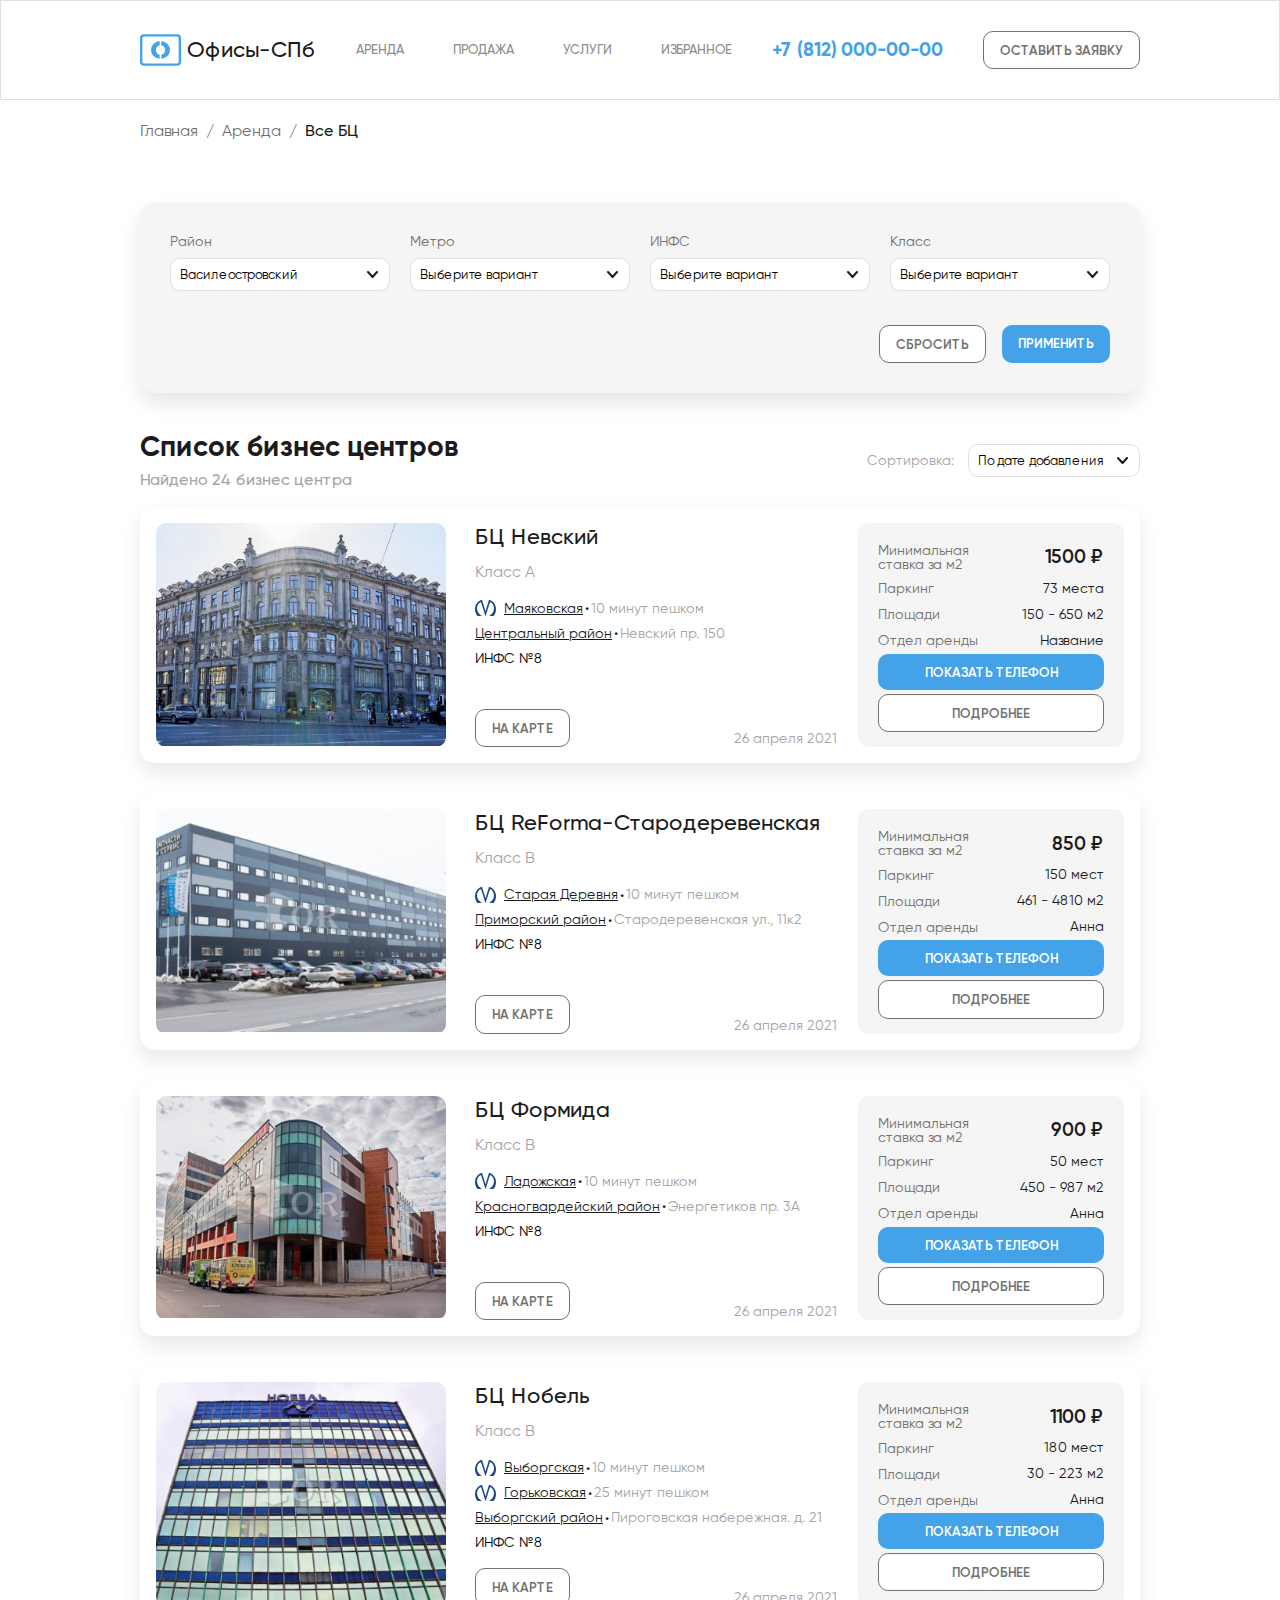
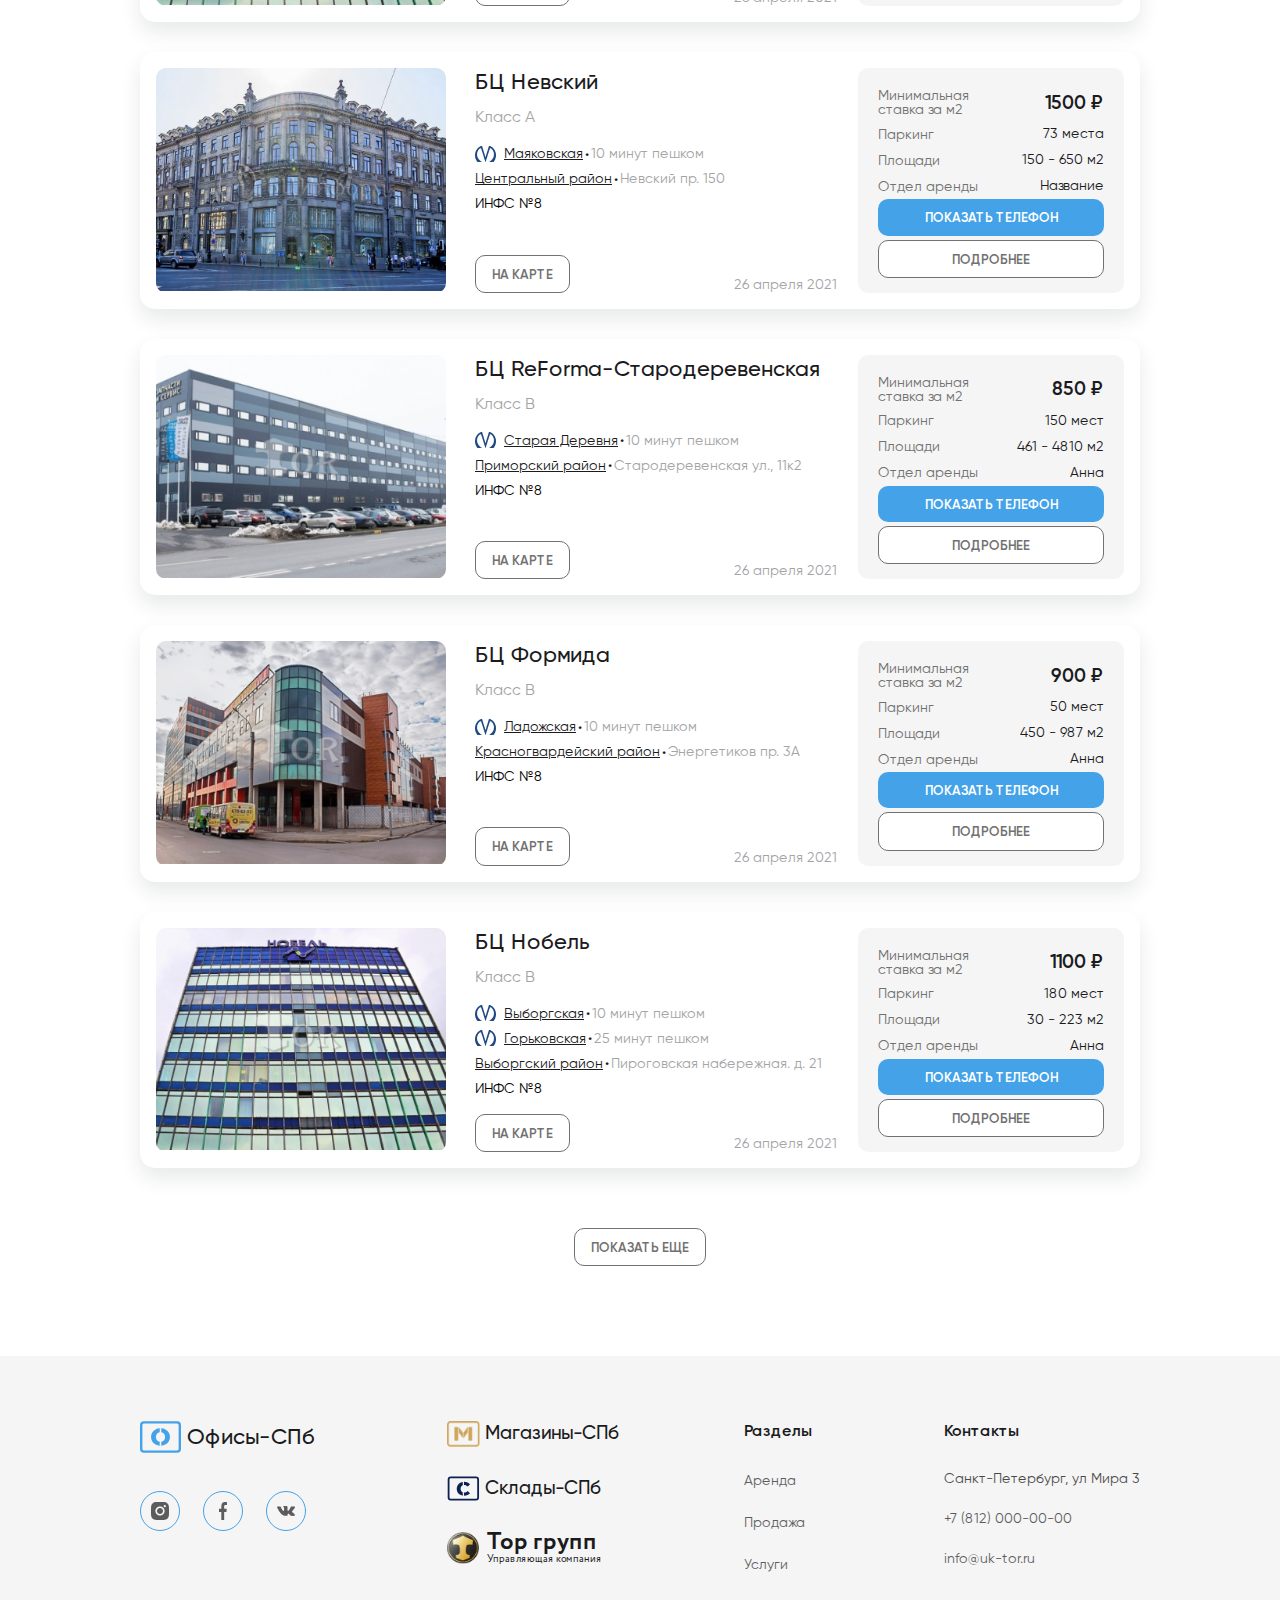
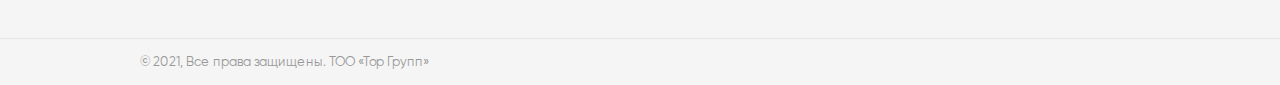
<file: center.html>
<!DOCTYPE html>
<html lang="ru">
<head>
    <meta charset="UTF-8">
    <meta http-equiv="X-UA-Compatible" content="IE=edge">
    <meta name="viewport" content="width=device-width, initial-scale=1.0">
    <title>Страница зданий</title>
    <link rel="stylesheet" href="css/style.css">
</head>
<body>
    <header class="header">
        <div class="container">
            <div class="header__wrap">
                <a href="#" class="logo">
                    <div class="logo__icon">
                        <svg width="52" height="40" viewBox="0 0 52 40" fill="none" xmlns="http://www.w3.org/2000/svg">
                            <rect x="1.5" y="1.5" width="49" height="37" rx="3.5" stroke="#44A2E8" stroke-width="3"/>
                            <path fill-rule="evenodd" clip-rule="evenodd" d="M25 9.03119C23.1126 9.15072 21.3894 9.61377 19.8303 10.4203C18.0206 11.3672 16.5913 12.6767 15.5424 14.3489C14.5141 16.0211 14 17.9048 14 20C14 22.0952 14.5141 23.9789 15.5424 25.6511C16.5913 27.3233 18.0206 28.6328 19.8303 29.5797C21.3894 30.3862 23.1126 30.8493 25 30.9688V25.9689C24.298 25.8602 23.6442 25.6334 23.0386 25.2885C22.1542 24.7848 21.455 24.0797 20.9409 23.1731C20.4267 22.2463 20.1697 21.1886 20.1697 20C20.1697 18.8114 20.4267 17.7637 20.9409 16.8571C21.455 15.9304 22.1542 15.2152 23.0386 14.7115C23.6442 14.3666 24.298 14.1398 25 14.0311V9.03119ZM27 25.9689C27.702 25.8602 28.3559 25.6334 28.9614 25.2885C29.8458 24.7848 30.545 24.0797 31.0591 23.1731C31.5733 22.2463 31.8303 21.1886 31.8303 20C31.8303 18.8114 31.5733 17.7637 31.0591 16.8571C30.545 15.9304 29.8458 15.2152 28.9614 14.7115C28.3559 14.3666 27.702 14.1398 27 14.0311V9.03124C28.8845 9.15083 30.5974 9.61386 32.1388 10.4203C33.9692 11.3672 35.3985 12.6767 36.4267 14.3489C37.4756 16.0211 38 17.9048 38 20C38 22.0952 37.4756 23.9789 36.4267 25.6511C35.3985 27.3233 33.9692 28.6328 32.1388 29.5797C30.5974 30.3861 28.8845 30.8492 27 30.9688V25.9689Z" fill="#44A2E8"/>
                        </svg>
                    </div>
                    <span class="logo__text">Офисы-СПб</span>                        
                </a>
                <nav class="main-nav">
                    <ul class="main-nav__list">
                        <li class="main-nav__item"><a href="/" class="main-nav__link">Аренда</a></li>
                        <li class="main-nav__item"><a href="/" class="main-nav__link">Продажа</a></li>
                        <li class="main-nav__item"><a href="/" class="main-nav__link">Услуги</a></li>
                        <li class="main-nav__item"><a href="/" class="main-nav__link">Избранное</a></li>
                    </ul>
                </nav>
                <a href="tel:+78120000000" class="phone">+7 (812) 000-00-00</a>
                <div class="sandwich">
                    <button class="button sandwich__open-btn" type="button">
                        <span class="sandwich__line"></span>
                        <span class="sandwich__line"></span>
                        <span class="sandwich__line"></span>
                    </button>
                    <div class="sandwich__content">
                        <div class="sandwich__header">
                            <a href="#" class="button button--white sandwich__button">Оставить заявку</a>
                            <button class="sandwich__close-btn" type="button">
                                <svg width="22" height="22" class="sandwich__close-icon" viewBox="0 0 22 22" fill="none" xmlns="http://www.w3.org/2000/svg">
                                    <path d="M1.10048 20.8985C0.709956 20.508 0.709956 19.8748 1.10048 19.4843L19.4853 1.09953C19.8758 0.709009 20.5089 0.70901 20.8995 1.09953C21.29 1.49006 21.29 2.12322 20.8995 2.51375L2.51469 20.8985C2.12417 21.289 1.491 21.289 1.10048 20.8985Z" fill="#44A2E8"/>
                                    <path d="M1.10049 1.09969C1.49101 0.709165 2.12418 0.709165 2.5147 1.09969L20.8995 19.4845C21.29 19.875 21.29 20.5082 20.8995 20.8987C20.509 21.2892 19.8758 21.2892 19.4853 20.8987L1.10049 2.5139C0.709963 2.12338 0.709964 1.49021 1.10049 1.09969Z" fill="#44A2E8"/>
                                </svg>                                    
                            </button>
                        </div>
                        <div class="sandwich__bottom">
                            <nav class="main-nav sandwich-nav">
                                <ul class="main-nav__list sandwich-nav__list">
                                    <li class="main-nav__item sandwich-nav__item"><a href="/" class="main-nav__link sandwich-nav__link">Аренда</a></li>
                                    <li class="main-nav__item sandwich-nav__item"><a href="/" class="main-nav__link sandwich-nav__link">Продажа</a></li>
                                    <li class="main-nav__item sandwich-nav__item"><a href="/" class="main-nav__link sandwich-nav__link">Услуги</a></li>
                                    <li class="main-nav__item sandwich-nav__item"><a href="/" class="main-nav__link sandwich-nav__link">Избранное</a></li>
                                </ul>
                            </nav>
                            <a href="tel:+78120000000" class="phone sandwich__phone">+7 (812) 000-00-00</a>
                            <div class="social sandwich__social">
                                <ul class="social__list">
                                    <li class="social__item">
                                        <a href="/" class="social__link">
                                            <svg width="18" height="18" class="social__item-icon" viewBox="0 0 18 18" fill="none" xmlns="http://www.w3.org/2000/svg">
                                                <path opacity="0.7" d="M8.99758 5.99872C7.345 5.99872 5.99636 7.34738 5.99636 9C5.99636 10.6526 7.345 12.0013 8.99758 12.0013C10.6502 12.0013 11.9988 10.6526 11.9988 9C11.9988 7.34738 10.6502 5.99872 8.99758 5.99872ZM17.999 9C17.999 7.75716 18.0103 6.52558 17.9405 5.28499C17.8707 3.84402 17.5419 2.56515 16.4883 1.51144C15.4323 0.455477 14.1557 0.129006 12.7148 0.0592092C11.472 -0.0105879 10.2404 0.000669702 8.99983 0.000669702C7.75702 0.000669702 6.52546 -0.0105879 5.28489 0.0592092C3.84395 0.129006 2.5651 0.457728 1.51141 1.51144C0.455469 2.5674 0.129004 3.84402 0.0592081 5.28499C-0.0105877 6.52783 0.000669689 7.75941 0.000669689 9C0.000669689 10.2406 -0.0105877 11.4744 0.0592081 12.715C0.129004 14.156 0.45772 15.4348 1.51141 16.4886C2.56736 17.5445 3.84395 17.871 5.28489 17.9408C6.52771 18.0106 7.75927 17.9993 8.99983 17.9993C10.2426 17.9993 11.4742 18.0106 12.7148 17.9408C14.1557 17.871 15.4346 17.5423 16.4883 16.4886C17.5442 15.4326 17.8707 14.156 17.9405 12.715C18.0125 11.4744 17.999 10.2428 17.999 9ZM8.99758 13.6179C6.44215 13.6179 4.3798 11.5555 4.3798 9C4.3798 6.44452 6.44215 4.38213 8.99758 4.38213C11.553 4.38213 13.6154 6.44452 13.6154 9C13.6154 11.5555 11.553 13.6179 8.99758 13.6179ZM13.8045 5.27148C13.2078 5.27148 12.726 4.78966 12.726 4.193C12.726 3.59635 13.2078 3.11452 13.8045 3.11452C14.4011 3.11452 14.8829 3.59635 14.8829 4.193C14.8831 4.33468 14.8554 4.475 14.8012 4.60593C14.7471 4.73686 14.6677 4.85582 14.5675 4.956C14.4673 5.05618 14.3483 5.13561 14.2174 5.18975C14.0865 5.24388 13.9462 5.27166 13.8045 5.27148Z" fill="#1B1B1D"/>
                                            </svg>                                        
                                        </a>
                                    </li>
                                    <li class="social__item">
                                        <a href="/" class="social__link">
                                            <svg width="8" height="18" class="social__item-icon" viewBox="0 0 8 18" fill="none" xmlns="http://www.w3.org/2000/svg">
                                                <path opacity="0.7" d="M6.53944 2.98872H8V0.126752C7.74804 0.0877571 6.88142 0 5.87219 0C3.76637 0 2.32379 1.49023 2.32379 4.22927V6.74997H0V9.94944H2.32379V18H5.17293V9.95019H7.40275L7.75671 6.75072H5.17222V4.54649C5.17293 3.62173 5.39422 2.98872 6.53944 2.98872Z" fill="#1B1B1D"/>
                                            </svg>                                                                                
                                        </a>
                                    </li>
                                    <li class="social__item">
                                        <a href="/" class="social__link">
                                            <svg width="22" height="12" class="social__item-icon" viewBox="0 0 22 12" fill="none" xmlns="http://www.w3.org/2000/svg">
                                                <path opacity="0.7" d="M21.8039 10.7032C21.7448 10.6086 21.379 9.84873 19.6189 8.28705C17.7763 6.65178 18.0238 6.91731 20.2432 4.0897C21.5949 2.36766 22.1353 1.31602 21.9662 0.866413C21.8053 0.437826 20.8111 0.55092 20.8111 0.55092L17.5053 0.569319C17.5053 0.569319 17.2605 0.537755 17.0777 0.641571C16.9003 0.744117 16.7861 0.980776 16.7861 0.980776C16.7861 0.980776 16.2623 2.31373 15.5637 3.4469C14.091 5.83807 13.5011 5.96425 13.2604 5.8157C12.7007 5.46999 12.841 4.42494 12.841 3.68347C12.841 1.3659 13.2081 0.399757 12.1246 0.149933C11.7643 0.0671344 11.5003 0.011935 10.5804 0.00273516C9.40046 -0.00908191 8.40077 0.00670096 7.83562 0.27088C7.45883 0.447025 7.16869 0.840081 7.34608 0.862446C7.56476 0.890046 8.05978 0.989975 8.32242 1.33172C8.66207 1.77212 8.64969 2.76333 8.64969 2.76333C8.64969 2.76333 8.84495 5.49101 8.19455 5.83014C7.74763 6.06283 7.1357 5.58832 5.82245 3.41795C5.15003 2.30714 4.6413 1.07801 4.6413 1.07801C4.6413 1.07801 4.54367 0.849281 4.36903 0.727065C4.15724 0.578519 3.86021 0.531172 3.86021 0.531172L0.716739 0.549573C0.716739 0.549573 0.245061 0.562737 0.0718267 0.758631C-0.0822145 0.933428 0.0594467 1.29365 0.0594467 1.29365C0.0594467 1.29365 2.52087 6.79771 5.30682 9.57273C7.86312 12.1163 10.7646 11.9494 10.7646 11.9494H12.0791C12.0791 11.9494 12.4766 11.9074 12.6787 11.6984C12.8657 11.5064 12.8589 11.1462 12.8589 11.1462C12.8589 11.1462 12.8327 9.45964 13.6523 9.21124C14.4595 8.96673 15.4963 10.8413 16.595 11.5629C17.4256 12.1085 18.0568 11.9889 18.0568 11.9889L20.9953 11.9494C20.9953 11.9494 22.5327 11.8587 21.8039 10.7032Z" fill="#1B1B1D"/>
                                            </svg>                                                                                
                                        </a>
                                    </li>
                                </ul>
                            </div>
                            <div class="others">
                                <ul class="others__list">
                                    <li class="others__item">
                                        <a href="/" class="others__link">
                                            <img src="images/others-img1.png" alt="" class="others__img">
                                            <span class="others__text">Магазины-СПб</span>                                            
                                        </a>
                                    </li>
                                    <li class="others__item">
                                        <a href="/" class="others__link">
                                            <div class="others__img">
                                                <svg width="43" height="34" viewBox="0 0 43 34" fill="none" xmlns="http://www.w3.org/2000/svg">
                                                    <rect x="1.22961" y="1.83826" width="40.1674" height="30.3305" rx="2.8691" stroke="#0C2052" stroke-width="2.45923"/>
                                                    <path fill-rule="evenodd" clip-rule="evenodd" d="M20.4936 8.1308C19.3169 8.31405 18.2232 8.67164 17.2122 9.20356C15.6874 9.99777 14.4869 11.1114 13.6106 12.5445C12.7343 13.9775 12.2961 15.6005 12.2961 17.4134C12.2961 19.2263 12.7343 20.8492 13.6106 22.2823C14.4869 23.7153 15.6874 24.8376 17.2122 25.6491C18.2232 26.1697 19.3169 26.5197 20.4936 26.699V22.1824C20.3243 22.1124 20.1594 22.0335 19.9989 21.9456C19.2277 21.514 18.6231 20.9097 18.1849 20.1327C17.7643 19.3385 17.554 18.432 17.554 17.4134C17.554 16.3947 17.7643 15.4969 18.1849 14.7199C18.6231 13.9257 19.2277 13.3128 19.9989 12.8811C20.1594 12.7933 20.3243 12.7143 20.4936 12.6444V8.1308ZM22.133 22.5706V26.8375C22.2274 26.8394 22.3222 26.8404 22.4175 26.8404C24.1 26.8404 25.616 26.5469 26.9655 25.9599C28.315 25.3728 29.4366 24.5268 30.3305 23.4218L27.018 20.4694C25.8263 21.8852 24.3804 22.5931 22.6803 22.5931C22.4943 22.5931 22.3118 22.5856 22.133 22.5706ZM22.133 12.2561V7.9893C22.2274 7.98732 22.3222 7.98633 22.4175 7.98633C24.1 7.98633 25.616 8.27984 26.9655 8.86688C28.315 9.45391 29.4366 10.2999 30.3305 11.4049L27.018 14.3573C25.8263 12.9416 24.3804 12.2337 22.6803 12.2337C22.4943 12.2337 22.3118 12.2412 22.133 12.2561Z" fill="#0C2052"/>
                                                </svg>                                                
                                            </div>
                                            <span class="others__text">Склады-СПб</span>                                            
                                        </a>
                                    </li>
    
                                    <li class="others__item">
                                        <a href="/" class="others__link">
                                            <img src="images/others-img2.png" alt="" class="others__img others__img--top">
                                            <div class="others__info">
                                                <span class="others__text others__text--top">Тор групп</span>
                                                <span class="others__desc">Управляющая компания</span> 
                                            </div>
                                               
                                        </a>
                                    </li>
                                </ul>
                            </div> 
                        </div>
                    </div>
                </div>
                <a href="#" class="button button--white header__button">Оставить заявку</a>
            </div>
        </div>
    </header>
    <div class="main">
        <div class="breadcrumbs">
            <div class="container">
                <div class="breadcrumbs__wrap">
                    <a href="#" class="breadcrumbs__link">Главная</a>
                    <a href="#" class="breadcrumbs__link">Аренда</a>
                    <span class="breadcrumbs__active">Все БЦ</span>
                </div>
            </div>
        </div>
        <div class="filter filter--grey">
            <div class="container">
                <div class="filter__wrap">
                    <form action="" method="post" class="form filter-form">
                        <div class="filter__top">
                            <div class="filter__group">
                                <label for="" class="filter__label filter__label--width">Район</label>
                                <div class="select select--big">
                                    <div class="select__header">
                                        <span class="select__current">Василеостровский</span>
                                        <svg width="11" height="7" class="select__icon" viewBox="0 0 11 7" fill="none" xmlns="http://www.w3.org/2000/svg">
                                            <path d="M10 1L5.5 6L1 1" stroke="#1B1B1D" stroke-width="2" stroke-linecap="round" stroke-linejoin="round"/>
                                        </svg>                                    
                                    </div>
                                    <div class="select__body">
                                        <div class="select__list">
                                            <div class="select__item">Адмиралтейский</div>
                                            <div class="select__item">Василеостровский</div>
                                            <div class="select__item">Выборгский</div>
                                            <div class="select__item">Калининский</div>
                                            <div class="select__item">Калининский</div>
                                            <div class="select__item">Колпинский</div>
                                            <div class="select__item">Красногвардейский</div>
                                            <div class="select__item">Адмиралтейский</div>
                                            <div class="select__item">Василеостровский</div>
                                            <div class="select__item">Выборгский</div>
                                            <div class="select__item">Калининский</div>
                                        </div>
                                    </div>
                                </div>
                            </div>
                            <div class="filter__group">
                                <label for="" class="filter__label filter__label--width">Метро</label>
                                <div class="select select--big">
                                    <div class="select__header">
                                        <span class="select__current">Выберите вариант</span>
                                        <svg width="11" height="7" class="select__icon" viewBox="0 0 11 7" fill="none" xmlns="http://www.w3.org/2000/svg">
                                            <path d="M10 1L5.5 6L1 1" stroke="#1B1B1D" stroke-width="2" stroke-linecap="round" stroke-linejoin="round"/>
                                        </svg>                                    
                                    </div>
                                    <div class="select__body">
                                        <div class="select__list">
                                            <div class="select__item">Адмиралтейский</div>
                                            <div class="select__item">Василеостровский</div>
                                            <div class="select__item">Выборгский</div>
                                            <div class="select__item">Калининский</div>
                                            <div class="select__item">Калининский</div>
                                            <div class="select__item">Колпинский</div>
                                            <div class="select__item">Красногвардейский</div>
                                            <div class="select__item">Адмиралтейский</div>
                                            <div class="select__item">Василеостровский</div>
                                            <div class="select__item">Выборгский</div>
                                            <div class="select__item">Калининский</div>
                                        </div>
                                    </div>
                                </div>
                            </div>
                            <div class="filter__group">
                                <label for="" class="filter__label filter__label--width">ИНФС</label>
                                <div class="select select--big">
                                    <div class="select__header">
                                        <span class="select__current">Выберите вариант</span>
                                        <svg width="11" height="7" class="select__icon" viewBox="0 0 11 7" fill="none" xmlns="http://www.w3.org/2000/svg">
                                            <path d="M10 1L5.5 6L1 1" stroke="#1B1B1D" stroke-width="2" stroke-linecap="round" stroke-linejoin="round"/>
                                        </svg>                                    
                                    </div>
                                    <div class="select__body">
                                        <div class="select__list">
                                            <div class="select__item">Адмиралтейский</div>
                                            <div class="select__item">Василеостровский</div>
                                            <div class="select__item">Выборгский</div>
                                            <div class="select__item">Калининский</div>
                                            <div class="select__item">Калининский</div>
                                            <div class="select__item">Колпинский</div>
                                            <div class="select__item">Красногвардейский</div>
                                            <div class="select__item">Адмиралтейский</div>
                                            <div class="select__item">Василеостровский</div>
                                            <div class="select__item">Выборгский</div>
                                            <div class="select__item">Калининский</div>
                                        </div>
                                    </div>
                                </div>
                            </div>
                            <div class="filter__group">
                                <label for="" class="filter__label filter__label--width">Класс</label>
                                <div class="select select--big">
                                    <div class="select__header">
                                        <span class="select__current">Выберите вариант</span>
                                        <svg width="11" height="7" class="select__icon" viewBox="0 0 11 7" fill="none" xmlns="http://www.w3.org/2000/svg">
                                            <path d="M10 1L5.5 6L1 1" stroke="#1B1B1D" stroke-width="2" stroke-linecap="round" stroke-linejoin="round"/>
                                        </svg>                                    
                                    </div>
                                    <div class="select__body">
                                        <div class="select__list">
                                            <div class="select__item">Адмиралтейский</div>
                                            <div class="select__item">Василеостровский</div>
                                            <div class="select__item">Выборгский</div>
                                            <div class="select__item">Калининский</div>
                                            <div class="select__item">Калининский</div>
                                            <div class="select__item">Колпинский</div>
                                            <div class="select__item">Красногвардейский</div>
                                            <div class="select__item">Адмиралтейский</div>
                                            <div class="select__item">Василеостровский</div>
                                            <div class="select__item">Выборгский</div>
                                            <div class="select__item">Калининский</div>
                                        </div>
                                    </div>
                                </div>
                            </div>
                        </div>
                        <div class="filter__bottom">                            
                            <div class="filter__buttons filter__buttons--center">
                                <a href="#" class="button button--white filter__button filter__buttons-discard">Сбросить</a>
                                <a href="#" class="button filter__button filter__buttons-apply">применить</a>
                            </div>
                        </div>
                    </form>
                </div>
            </div>
        </div>
        <div class="center">
            <div class="container">
                <div class="center__wrap">
                    <div class="center__header">
                        <div class="center__header-left">
                            <h3 class="title center__title">Список бизнес центров</h3>
                            <p class="desc center__desc">Найдено 24 бизнес центра</p>
                        </div>
                        <div class="sort">
                            <span class="sort__category">Сортировка:</span>
                            <div class="select select--medium">
                                <div class="select__header">
                                    <span class="select__current">По дате добавления</span>
                                    <svg width="11" height="7" class="select__icon" viewBox="0 0 11 7" fill="none" xmlns="http://www.w3.org/2000/svg">
                                        <path d="M10 1L5.5 6L1 1" stroke="#1B1B1D" stroke-width="2" stroke-linecap="round" stroke-linejoin="round"/>
                                    </svg>                                    
                                </div>
                                <div class="select__body">
                                    <div class="select__list">
                                        <div class="select__item">Адмиралтейский</div>
                                        <div class="select__item">Василеостровский</div>
                                        <div class="select__item">Выборгский</div>
                                        <div class="select__item">Калининский</div>
                                        <div class="select__item">Калининский</div>
                                        <div class="select__item">Колпинский</div>
                                        <div class="select__item">Красногвардейский</div>
                                        <div class="select__item">Адмиралтейский</div>
                                        <div class="select__item">Василеостровский</div>
                                        <div class="select__item">Выборгский</div>
                                        <div class="select__item">Калининский</div>
                                    </div>
                                </div>
                            </div>
                        </div>
                    </div>
                    <div class="center__body">
                        <div class="advert">
                            <div class="advert-list">
                                <div class="advert-item">
                                    <div class="advert-item__top">
                                        <div class="advert-item__pic">
                                            <img src="images/center-img1.png" alt="" class="advert-item__img">
                                        </div>
                                        <div class="advert-item__info">
                                            <div class="advert-item__info-top">
                                                <span class="advert-item__info-name">БЦ Невский</span>
                                                <div class="advert-item__info-header">
                                                    <span class="advert-item__info-class">Класс А</span>
                                                    <span class="advert-item__info-day advert-item__info-day--dublicate">26 апреля 2021</span>
                                                </div>
                                                <div class="advert-item__info-group">
                                                    <img src="images/metro-blue.png" alt="" class="advert-item__info-icon">
                                                    <a href="#" class="advert-item__info-link">Маяковская</a>
                                                    <span class="advert-item__info-desc">10 минут пешком</span>
                                                </div>
                                                <div class="advert-item__info-group">
                                                    <a href="#" class="advert-item__info-link">Центральный район</a>
                                                    <span class="advert-item__info-desc">Невский пр. 150</span>
                                                </div>
                                                <div class="advert-item__info-group">
                                                    <span class="advert-item__info__text">ИНФС №8</span>
                                                </div>
                                            </div>
                                            <div class="advert-item__info-bottom">
                                                <a href="#" class="button button--white advert-item__info-button">На карте</a>
                                                <span class="advert-item__info-day">26 апреля 2021</span>
                                            </div>
                                        </div>
                                        <div class="advert-item__specifications">
                                            <ul class="advert-item__specifications-list">
                                                <li class="advert-item__specifications-item">
                                                    <span class="advert-item__specifications-category">Минимальная ставка за м2</span>
                                                    <span class="advert-item__specifications-value"><span class="advert-item__specifications-price">1500 ₽</span></span>
                                                </li>
                                                <li class="advert-item__specifications-item">
                                                    <span class="advert-item__specifications-category">Паркинг</span>
                                                    <span class="advert-item__specifications-value">73 места</span>
                                                </li>
                                                <li class="advert-item__specifications-item">
                                                    <span class="advert-item__specifications-category">Площади</span>
                                                    <span class="advert-item__specifications-value">150 - 650 м2</span>
                                                </li>
                                                <li class="advert-item__specifications-item">
                                                    <span class="advert-item__specifications-category">Отдел аренды</span>
                                                    <span class="advert-item__specifications-value">Название</span>
                                                </li>
                                            </ul>
                                            <div class="advert-item__specifications-buttons">
                                                <a href="#" class="button advert-item__specifications-phone">Показать телефон</a>
                                                <a href="#" class="button button--white advert-item__specifications-more">Подробнее</a>
                                                <a href="#" class="button button--white advert-item__info-button advert-item__info-button--dublicate">На карте</a>
                                            </div>
                                        </div>
                                    </div>
                                </div>
                                <div class="advert-item">
                                    <div class="advert-item__top">
                                        <div class="advert-item__pic">
                                            <img src="images/center-img2.png" alt="" class="advert-item__img">
                                        </div>
                                        <div class="advert-item__info">
                                            <div class="advert-item__info-top">
                                                <span class="advert-item__info-name">БЦ ReForma-Стародеревенская</span>
                                                <div class="advert-item__info-header">
                                                    <span class="advert-item__info-class">Класс В</span>
                                                    <span class="advert-item__info-day advert-item__info-day--dublicate">26 апреля 2021</span>
                                                </div>
                                                <div class="advert-item__info-group">
                                                    <img src="images/metro-blue.png" alt="" class="advert-item__info-icon">
                                                    <a href="#" class="advert-item__info-link">Старая Деревня</a>
                                                    <span class="advert-item__info-desc">10 минут пешком</span>
                                                </div>
                                                <div class="advert-item__info-group">
                                                    <a href="#" class="advert-item__info-link">Приморский район</a>
                                                    <span class="advert-item__info-desc">Стародеревенская ул., 11к2</span>
                                                </div>
                                                <div class="advert-item__info-group">
                                                    <span class="advert-item__info__text">ИНФС №8</span>
                                                </div>
                                            </div>
                                            <div class="advert-item__info-bottom">
                                                <a href="#" class="button button--white advert-info__info-button">На карте</a>
                                                <span class="advert-item__info-day">26 апреля 2021</span>
                                            </div>
                                        </div>
                                        <div class="advert-item__specifications">
                                            <ul class="advert-item__specifications-list">
                                                <li class="advert-item__specifications-item">
                                                    <span class="advert-item__specifications-category">Минимальная ставка за м2</span>
                                                    <span class="advert-item__specifications-value"><span class="advert-item__specifications-price">850 ₽</span></span>
                                                </li>
                                                <li class="advert-item__specifications-item">
                                                    <span class="advert-item__specifications-category">Паркинг</span>
                                                    <span class="advert-item__specifications-value">150 мест</span>
                                                </li>
                                                <li class="advert-item__specifications-item">
                                                    <span class="advert-item__specifications-category">Площади</span>
                                                    <span class="advert-item__specifications-value">461 - 4810 м2</span>
                                                </li>
                                                <li class="advert-item__specifications-item">
                                                    <span class="advert-item__specifications-category">Отдел аренды</span>
                                                    <span class="advert-item__specifications-value">Анна</span>
                                                </li>
                                            </ul>
                                            <div class="advert-item__specifications-buttons">
                                                <a href="#" class="button advert-item__specifications-phone">Показать телефон</a>
                                                <a href="#" class="button button--white advert-item__specifications-more">Подробнее</a>
                                                <a href="#" class="button button--white advert-item__info-button advert-item__info-button--dublicate">На карте</a>
                                            </div>
                                        </div>
                                    </div>
                                </div>
                                <div class="advert-item">
                                    <div class="advert-item__top">
                                        <div class="advert-item__pic">
                                            <img src="images/center-img3.png" alt="" class="advert-item__img">
                                        </div>
                                        <div class="advert-item__info">
                                            <div class="advert-item__info-top">
                                                <span class="advert-item__info-name">БЦ Формида</span>
                                                <div class="advert-item__info-header">
                                                    <span class="advert-item__info-class">Класс В</span>
                                                    <span class="advert-item__info-day advert-item__info-day--dublicate">26 апреля 2021</span>
                                                </div>
                                                <div class="advert-item__info-group">
                                                    <img src="images/metro-blue.png" alt="" class="advert-item__info-icon">
                                                    <a href="#" class="advert-item__info-link">Ладожская</a>
                                                    <span class="advert-item__info-desc">10 минут пешком</span>
                                                </div>
                                                <div class="advert-item__info-group">
                                                    <a href="#" class="advert-item__info-link">Красногвардейский район</a>
                                                    <span class="advert-item__info-desc">Энергетиков пр. 3А</span>
                                                </div>
                                                <div class="advert-item__info-group">
                                                    <span class="advert-item__info__text">ИНФС №8</span>
                                                </div>
                                            </div>
                                            <div class="advert-item__info-bottom">
                                                <a href="#" class="button button--white advert-item__info-button">На карте</a>
                                                <span class="advert-item__info-day">26 апреля 2021</span>
                                            </div>
                                        </div>
                                        <div class="advert-item__specifications">
                                            <ul class="advert-item__specifications-list">
                                                <li class="advert-item__specifications-item">
                                                    <span class="advert-item__specifications-category">Минимальная ставка за м2</span>
                                                    <span class="advert-item__specifications-value"><span class="advert-item__specifications-price">900 ₽</span></span>
                                                </li>
                                                <li class="advert-item__specifications-item">
                                                    <span class="advert-item__specifications-category">Паркинг</span>
                                                    <span class="advert-item__specifications-value">50 мест</span>
                                                </li>
                                                <li class="advert-item__specifications-item">
                                                    <span class="advert-item__specifications-category">Площади</span>
                                                    <span class="advert-item__specifications-value">450 - 987 м2</span>
                                                </li>
                                                <li class="advert-item__specifications-item">
                                                    <span class="advert-item__specifications-category">Отдел аренды</span>
                                                    <span class="advert-item__specifications-value">Анна</span>
                                                </li>
                                            </ul>
                                            <div class="advert-item__specifications-buttons">
                                                <a href="#" class="button advert-item__specifications-phone">Показать телефон</a>
                                                <a href="#" class="button button--white advert-item__specifications-more">Подробнее</a>
                                                <a href="#" class="button button--white advert-item__info-button advert-item__info-button--dublicate">На карте</a>
                                            </div>
                                        </div>
                                    </div>
                                </div>
                                <div class="advert-item">
                                    <div class="advert-item__top">
                                        <div class="advert-item__pic">
                                            <img src="images/center-img4.png" alt="" class="advert-item__img">
                                        </div>
                                        <div class="advert-item__info">
                                            <div class="advert-item__info-top">
                                                <span class="advert-item__info-name">БЦ Нобель</span>
                                                <div class="advert-item__info-header">
                                                    <span class="advert-item__info-class">Класс В</span>
                                                    <span class="advert-item__info-day advert-item__info-day--dublicate">26 апреля 2021</span>
                                                </div>
                                                <div class="advert-item__info-group">
                                                    <img src="images/metro-blue.png" alt="" class="advert-item__info-icon">
                                                    <a href="#" class="advert-item__info-link">Выборгская</a>
                                                    <span class="advert-item__info-desc">10 минут пешком</span>
                                                </div>
                                                <div class="advert-item__info-group">
                                                    <img src="images/metro-blue.png" alt="" class="advert-item__info-icon">
                                                    <a href="#" class="advert-item__info-link">Горьковская</a>
                                                    <span class="advert-item__info-desc">25 минут пешком</span>
                                                </div>
                                                <div class="advert-item__info-group">
                                                    <a href="#" class="advert-item__info-link">Выборгский район</a>
                                                    <span class="advert-item__info-desc">Пироговская набережная. д. 21</span>
                                                </div>
                                                <div class="advert-item__info-group">
                                                    <span class="advert-item__info__text">ИНФС №8</span>
                                                </div>
                                            </div>
                                            <div class="advert-item__info-bottom">
                                                <a href="#" class="button button--white advert-item__info-button">На карте</a>
                                                <span class="advert-item__info-day">26 апреля 2021</span>
                                            </div>
                                        </div>
                                        <div class="advert-item__specifications">
                                            <ul class="advert-item__specifications-list">
                                                <li class="advert-item__specifications-item">
                                                    <span class="advert-item__specifications-category">Минимальная ставка за м2</span>
                                                    <span class="advert-item__specifications-value"><span class="advert-item__specifications-price">1100 ₽</span></span>
                                                </li>
                                                <li class="advert-item__specifications-item">
                                                    <span class="advert-item__specifications-category">Паркинг</span>
                                                    <span class="advert-item__specifications-value">180 мест</span>
                                                </li>
                                                <li class="advert-item__specifications-item">
                                                    <span class="advert-item__specifications-category">Площади</span>
                                                    <span class="advert-item__specifications-value">30 - 223 м2</span>
                                                </li>
                                                <li class="advert-item__specifications-item">
                                                    <span class="advert-item__specifications-category">Отдел аренды</span>
                                                    <span class="advert-item__specifications-value">Анна</span>
                                                </li>
                                            </ul>
                                            <div class="advert-item__specifications-buttons">
                                                <a href="#" class="button advert-item__specifications-phone">Показать телефон</a>
                                                <a href="#" class="button button--white advert-item__specifications-more">Подробнее</a>
                                                <a href="#" class="button button--white advert-item__info-button advert-item__info-button--dublicate">На карте</a>
                                            </div>
                                        </div>
                                    </div>
                                </div>
                                <div class="advert-item">
                                    <div class="advert-item__top">
                                        <div class="advert-item__pic">
                                            <img src="images/center-img1.png" alt="" class="advert-item__img">
                                        </div>
                                        <div class="advert-item__info">
                                            <div class="advert-item__info-top">
                                                <span class="advert-item__info-name">БЦ Невский</span>
                                                <div class="advert-item__info-header">
                                                    <span class="advert-item__info-class">Класс А</span>
                                                    <span class="advert-item__info-day advert-item__info-day--dublicate">26 апреля 2021</span>
                                                </div>
                                                <div class="advert-item__info-group">
                                                    <img src="images/metro-blue.png" alt="" class="advert-item__info-icon">
                                                    <a href="#" class="advert-item__info-link">Маяковская</a>
                                                    <span class="advert-item__info-desc">10 минут пешком</span>
                                                </div>
                                                <div class="advert-item__info-group">
                                                    <a href="#" class="advert-item__info-link">Центральный район</a>
                                                    <span class="advert-item__info-desc">Невский пр. 150</span>
                                                </div>
                                                <div class="advert-item__info-group">
                                                    <span class="advert-item__info__text">ИНФС №8</span>
                                                </div>
                                            </div>
                                            <div class="advert-item__info-bottom">
                                                <a href="#" class="button button--white advert-item__info-button">На карте</a>
                                                <span class="advert-item__info-day">26 апреля 2021</span>
                                            </div>
                                        </div>
                                        <div class="advert-item__specifications">
                                            <ul class="advert-item__specifications-list">
                                                <li class="advert-item__specifications-item">
                                                    <span class="advert-item__specifications-category">Минимальная ставка за м2</span>
                                                    <span class="advert-item__specifications-value"><span class="advert-item__specifications-price">1500 ₽</span></span>
                                                </li>
                                                <li class="advert-item__specifications-item">
                                                    <span class="advert-item__specifications-category">Паркинг</span>
                                                    <span class="advert-item__specifications-value">73 места</span>
                                                </li>
                                                <li class="advert-item__specifications-item">
                                                    <span class="advert-item__specifications-category">Площади</span>
                                                    <span class="advert-item__specifications-value">150 - 650 м2</span>
                                                </li>
                                                <li class="advert-item__specifications-item">
                                                    <span class="advert-item__specifications-category">Отдел аренды</span>
                                                    <span class="advert-item__specifications-value">Название</span>
                                                </li>
                                            </ul>
                                            <div class="advert-item__specifications-buttons">
                                                <a href="#" class="button advert-item__specifications-phone">Показать телефон</a>
                                                <a href="#" class="button button--white advert-item__specifications-more">Подробнее</a>
                                                <a href="#" class="button button--white advert-item__info-button advert-item__info-button--dublicate">На карте</a>
                                            </div>
                                        </div>
                                    </div>
                                </div>
                                <div class="advert-item">
                                    <div class="advert-item__top">
                                        <div class="advert-item__pic">
                                            <img src="images/center-img2.png" alt="" class="advert-item__img">
                                        </div>
                                        <div class="advert-item__info">
                                            <div class="advert-item__info-top">
                                                <span class="advert-item__info-name">БЦ ReForma-Стародеревенская</span>
                                                <div class="advert-item__info-header">
                                                    <span class="advert-item__info-class">Класс В</span>
                                                    <span class="advert-item__info-day advert-item__info-day--dublicate">26 апреля 2021</span>
                                                </div>
                                                <div class="advert-item__info-group">
                                                    <img src="images/metro-blue.png" alt="" class="advert-item__info-icon">
                                                    <a href="#" class="advert-item__info-link">Старая Деревня</a>
                                                    <span class="advert-item__info-desc">10 минут пешком</span>
                                                </div>
                                                <div class="advert-item__info-group">
                                                    <a href="#" class="advert-item__info-link">Приморский район</a>
                                                    <span class="advert-item__info-desc">Стародеревенская ул., 11к2</span>
                                                </div>
                                                <div class="advert-item__info-group">
                                                    <span class="advert-item__info__text">ИНФС №8</span>
                                                </div>
                                            </div>
                                            <div class="advert-item__info-bottom">
                                                <a href="#" class="button button--white advert-info__info-button">На карте</a>
                                                <span class="advert-item__info-day">26 апреля 2021</span>
                                            </div>
                                        </div>
                                        <div class="advert-item__specifications">
                                            <ul class="advert-item__specifications-list">
                                                <li class="advert-item__specifications-item">
                                                    <span class="advert-item__specifications-category">Минимальная ставка за м2</span>
                                                    <span class="advert-item__specifications-value"><span class="advert-item__specifications-price">850 ₽</span></span>
                                                </li>
                                                <li class="advert-item__specifications-item">
                                                    <span class="advert-item__specifications-category">Паркинг</span>
                                                    <span class="advert-item__specifications-value">150 мест</span>
                                                </li>
                                                <li class="advert-item__specifications-item">
                                                    <span class="advert-item__specifications-category">Площади</span>
                                                    <span class="advert-item__specifications-value">461 - 4810 м2</span>
                                                </li>
                                                <li class="advert-item__specifications-item">
                                                    <span class="advert-item__specifications-category">Отдел аренды</span>
                                                    <span class="advert-item__specifications-value">Анна</span>
                                                </li>
                                            </ul>
                                            <div class="advert-item__specifications-buttons">
                                                <a href="#" class="button advert-item__specifications-phone">Показать телефон</a>
                                                <a href="#" class="button button--white advert-item__specifications-more">Подробнее</a>
                                                <a href="#" class="button button--white advert-item__info-button advert-item__info-button--dublicate">На карте</a>
                                            </div>
                                        </div>
                                    </div>
                                </div>
                                <div class="advert-item">
                                    <div class="advert-item__top">
                                        <div class="advert-item__pic">
                                            <img src="images/center-img3.png" alt="" class="advert-item__img">
                                        </div>
                                        <div class="advert-item__info">
                                            <div class="advert-item__info-top">
                                                <span class="advert-item__info-name">БЦ Формида</span>
                                                <div class="advert-item__info-header">
                                                    <span class="advert-item__info-class">Класс В</span>
                                                    <span class="advert-item__info-day advert-item__info-day--dublicate">26 апреля 2021</span>
                                                </div>
                                                <div class="advert-item__info-group">
                                                    <img src="images/metro-blue.png" alt="" class="advert-item__info-icon">
                                                    <a href="#" class="advert-item__info-link">Ладожская</a>
                                                    <span class="advert-item__info-desc">10 минут пешком</span>
                                                </div>
                                                <div class="advert-item__info-group">
                                                    <a href="#" class="advert-item__info-link">Красногвардейский район</a>
                                                    <span class="advert-item__info-desc">Энергетиков пр. 3А</span>
                                                </div>
                                                <div class="advert-item__info-group">
                                                    <span class="advert-item__info__text">ИНФС №8</span>
                                                </div>
                                            </div>
                                            <div class="advert-item__info-bottom">
                                                <a href="#" class="button button--white advert-item__info-button">На карте</a>
                                                <span class="advert-item__info-day">26 апреля 2021</span>
                                            </div>
                                        </div>
                                        <div class="advert-item__specifications">
                                            <ul class="advert-item__specifications-list">
                                                <li class="advert-item__specifications-item">
                                                    <span class="advert-item__specifications-category">Минимальная ставка за м2</span>
                                                    <span class="advert-item__specifications-value"><span class="advert-item__specifications-price">900 ₽</span></span>
                                                </li>
                                                <li class="advert-item__specifications-item">
                                                    <span class="advert-item__specifications-category">Паркинг</span>
                                                    <span class="advert-item__specifications-value">50 мест</span>
                                                </li>
                                                <li class="advert-item__specifications-item">
                                                    <span class="advert-item__specifications-category">Площади</span>
                                                    <span class="advert-item__specifications-value">450 - 987 м2</span>
                                                </li>
                                                <li class="advert-item__specifications-item">
                                                    <span class="advert-item__specifications-category">Отдел аренды</span>
                                                    <span class="advert-item__specifications-value">Анна</span>
                                                </li>
                                            </ul>
                                            <div class="advert-item__specifications-buttons">
                                                <a href="#" class="button advert-item__specifications-phone">Показать телефон</a>
                                                <a href="#" class="button button--white advert-item__specifications-more">Подробнее</a>
                                                <a href="#" class="button button--white advert-item__info-button advert-item__info-button--dublicate">На карте</a>
                                            </div>
                                        </div>
                                    </div>
                                </div>
                                <div class="advert-item">
                                    <div class="advert-item__top">
                                        <div class="advert-item__pic">
                                            <img src="images/center-img4.png" alt="" class="advert-item__img">
                                        </div>
                                        <div class="advert-item__info">
                                            <div class="advert-item__info-top">
                                                <span class="advert-item__info-name">БЦ Нобель</span>
                                                <div class="advert-item__info-header">
                                                    <span class="advert-item__info-class">Класс В</span>
                                                    <span class="advert-item__info-day advert-item__info-day--dublicate">26 апреля 2021</span>
                                                </div>
                                                <div class="advert-item__info-group">
                                                    <img src="images/metro-blue.png" alt="" class="advert-item__info-icon">
                                                    <a href="#" class="advert-item__info-link">Выборгская</a>
                                                    <span class="advert-item__info-desc">10 минут пешком</span>
                                                </div>
                                                <div class="advert-item__info-group">
                                                    <img src="images/metro-blue.png" alt="" class="advert-item__info-icon">
                                                    <a href="#" class="advert-item__info-link">Горьковская</a>
                                                    <span class="advert-item__info-desc">25 минут пешком</span>
                                                </div>
                                                <div class="advert-item__info-group">
                                                    <a href="#" class="advert-item__info-link">Выборгский район</a>
                                                    <span class="advert-item__info-desc">Пироговская набережная. д. 21</span>
                                                </div>
                                                <div class="advert-item__info-group">
                                                    <span class="advert-item__info__text">ИНФС №8</span>
                                                </div>
                                            </div>
                                            <div class="advert-item__info-bottom">
                                                <a href="#" class="button button--white advert-item__info-button">На карте</a>
                                                <span class="advert-item__info-day">26 апреля 2021</span>
                                            </div>
                                        </div>
                                        <div class="advert-item__specifications">
                                            <ul class="advert-item__specifications-list">
                                                <li class="advert-item__specifications-item">
                                                    <span class="advert-item__specifications-category">Минимальная ставка за м2</span>
                                                    <span class="advert-item__specifications-value"><span class="advert-item__specifications-price">1100 ₽</span></span>
                                                </li>
                                                <li class="advert-item__specifications-item">
                                                    <span class="advert-item__specifications-category">Паркинг</span>
                                                    <span class="advert-item__specifications-value">180 мест</span>
                                                </li>
                                                <li class="advert-item__specifications-item">
                                                    <span class="advert-item__specifications-category">Площади</span>
                                                    <span class="advert-item__specifications-value">30 - 223 м2</span>
                                                </li>
                                                <li class="advert-item__specifications-item">
                                                    <span class="advert-item__specifications-category">Отдел аренды</span>
                                                    <span class="advert-item__specifications-value">Анна</span>
                                                </li>
                                            </ul>
                                            <div class="advert-item__specifications-buttons">
                                                <a href="#" class="button advert-item__specifications-phone">Показать телефон</a>
                                                <a href="#" class="button button--white advert-item__specifications-more">Подробнее</a>
                                                <a href="#" class="button button--white advert-item__info-button advert-item__info-button--dublicate">На карте</a>
                                            </div>
                                        </div>
                                    </div>
                                </div>
                            </div>
                            <a href="#" class="button button--white advert-item__more">показать еще</a>
                        </div>
                    </div>
                </div>
            </div>
        </div>

    </div>
    
    <footer class="footer">
        <div class="footer__top">
            <div class="container">
                <div class="footer__wrap">
                    <div class="footer__left">
                        <div class="footer__group">
                            <a href="#" class="logo footer__logo">
                                <div class="logo__icon">
                                    <svg width="52" height="40" viewBox="0 0 52 40" fill="none" xmlns="http://www.w3.org/2000/svg">
                                        <rect x="1.5" y="1.5" width="49" height="37" rx="3.5" stroke="#44A2E8" stroke-width="3"/>
                                        <path fill-rule="evenodd" clip-rule="evenodd" d="M25 9.03119C23.1126 9.15072 21.3894 9.61377 19.8303 10.4203C18.0206 11.3672 16.5913 12.6767 15.5424 14.3489C14.5141 16.0211 14 17.9048 14 20C14 22.0952 14.5141 23.9789 15.5424 25.6511C16.5913 27.3233 18.0206 28.6328 19.8303 29.5797C21.3894 30.3862 23.1126 30.8493 25 30.9688V25.9689C24.298 25.8602 23.6442 25.6334 23.0386 25.2885C22.1542 24.7848 21.455 24.0797 20.9409 23.1731C20.4267 22.2463 20.1697 21.1886 20.1697 20C20.1697 18.8114 20.4267 17.7637 20.9409 16.8571C21.455 15.9304 22.1542 15.2152 23.0386 14.7115C23.6442 14.3666 24.298 14.1398 25 14.0311V9.03119ZM27 25.9689C27.702 25.8602 28.3559 25.6334 28.9614 25.2885C29.8458 24.7848 30.545 24.0797 31.0591 23.1731C31.5733 22.2463 31.8303 21.1886 31.8303 20C31.8303 18.8114 31.5733 17.7637 31.0591 16.8571C30.545 15.9304 29.8458 15.2152 28.9614 14.7115C28.3559 14.3666 27.702 14.1398 27 14.0311V9.03124C28.8845 9.15083 30.5974 9.61386 32.1388 10.4203C33.9692 11.3672 35.3985 12.6767 36.4267 14.3489C37.4756 16.0211 38 17.9048 38 20C38 22.0952 37.4756 23.9789 36.4267 25.6511C35.3985 27.3233 33.9692 28.6328 32.1388 29.5797C30.5974 30.3861 28.8845 30.8492 27 30.9688V25.9689Z" fill="#44A2E8"/>
                                    </svg>
                                </div>
                                <span class="logo__text">Офисы-СПб</span>                        
                            </a>
                            <div class="social footer__social">
                                <ul class="social__list">
                                    <li class="social__item">
                                        <a href="/" class="social__link">
                                            <svg width="18" height="18" class="social__item-icon" viewBox="0 0 18 18" fill="none" xmlns="http://www.w3.org/2000/svg">
                                                <path opacity="0.7" d="M8.99758 5.99872C7.345 5.99872 5.99636 7.34738 5.99636 9C5.99636 10.6526 7.345 12.0013 8.99758 12.0013C10.6502 12.0013 11.9988 10.6526 11.9988 9C11.9988 7.34738 10.6502 5.99872 8.99758 5.99872ZM17.999 9C17.999 7.75716 18.0103 6.52558 17.9405 5.28499C17.8707 3.84402 17.5419 2.56515 16.4883 1.51144C15.4323 0.455477 14.1557 0.129006 12.7148 0.0592092C11.472 -0.0105879 10.2404 0.000669702 8.99983 0.000669702C7.75702 0.000669702 6.52546 -0.0105879 5.28489 0.0592092C3.84395 0.129006 2.5651 0.457728 1.51141 1.51144C0.455469 2.5674 0.129004 3.84402 0.0592081 5.28499C-0.0105877 6.52783 0.000669689 7.75941 0.000669689 9C0.000669689 10.2406 -0.0105877 11.4744 0.0592081 12.715C0.129004 14.156 0.45772 15.4348 1.51141 16.4886C2.56736 17.5445 3.84395 17.871 5.28489 17.9408C6.52771 18.0106 7.75927 17.9993 8.99983 17.9993C10.2426 17.9993 11.4742 18.0106 12.7148 17.9408C14.1557 17.871 15.4346 17.5423 16.4883 16.4886C17.5442 15.4326 17.8707 14.156 17.9405 12.715C18.0125 11.4744 17.999 10.2428 17.999 9ZM8.99758 13.6179C6.44215 13.6179 4.3798 11.5555 4.3798 9C4.3798 6.44452 6.44215 4.38213 8.99758 4.38213C11.553 4.38213 13.6154 6.44452 13.6154 9C13.6154 11.5555 11.553 13.6179 8.99758 13.6179ZM13.8045 5.27148C13.2078 5.27148 12.726 4.78966 12.726 4.193C12.726 3.59635 13.2078 3.11452 13.8045 3.11452C14.4011 3.11452 14.8829 3.59635 14.8829 4.193C14.8831 4.33468 14.8554 4.475 14.8012 4.60593C14.7471 4.73686 14.6677 4.85582 14.5675 4.956C14.4673 5.05618 14.3483 5.13561 14.2174 5.18975C14.0865 5.24388 13.9462 5.27166 13.8045 5.27148Z" fill="#1B1B1D"/>
                                            </svg>                                        
                                        </a>
                                    </li>
                                    <li class="social__item">
                                        <a href="/" class="social__link">
                                            <svg width="8" height="18" class="social__item-icon" viewBox="0 0 8 18" fill="none" xmlns="http://www.w3.org/2000/svg">
                                                <path opacity="0.7" d="M6.53944 2.98872H8V0.126752C7.74804 0.0877571 6.88142 0 5.87219 0C3.76637 0 2.32379 1.49023 2.32379 4.22927V6.74997H0V9.94944H2.32379V18H5.17293V9.95019H7.40275L7.75671 6.75072H5.17222V4.54649C5.17293 3.62173 5.39422 2.98872 6.53944 2.98872Z" fill="#1B1B1D"/>
                                            </svg>                                                                                
                                        </a>
                                    </li>
                                    <li class="social__item">
                                        <a href="/" class="social__link">
                                            <svg width="22" height="12" class="social__item-icon" viewBox="0 0 22 12" fill="none" xmlns="http://www.w3.org/2000/svg">
                                                <path opacity="0.7" d="M21.8039 10.7032C21.7448 10.6086 21.379 9.84873 19.6189 8.28705C17.7763 6.65178 18.0238 6.91731 20.2432 4.0897C21.5949 2.36766 22.1353 1.31602 21.9662 0.866413C21.8053 0.437826 20.8111 0.55092 20.8111 0.55092L17.5053 0.569319C17.5053 0.569319 17.2605 0.537755 17.0777 0.641571C16.9003 0.744117 16.7861 0.980776 16.7861 0.980776C16.7861 0.980776 16.2623 2.31373 15.5637 3.4469C14.091 5.83807 13.5011 5.96425 13.2604 5.8157C12.7007 5.46999 12.841 4.42494 12.841 3.68347C12.841 1.3659 13.2081 0.399757 12.1246 0.149933C11.7643 0.0671344 11.5003 0.011935 10.5804 0.00273516C9.40046 -0.00908191 8.40077 0.00670096 7.83562 0.27088C7.45883 0.447025 7.16869 0.840081 7.34608 0.862446C7.56476 0.890046 8.05978 0.989975 8.32242 1.33172C8.66207 1.77212 8.64969 2.76333 8.64969 2.76333C8.64969 2.76333 8.84495 5.49101 8.19455 5.83014C7.74763 6.06283 7.1357 5.58832 5.82245 3.41795C5.15003 2.30714 4.6413 1.07801 4.6413 1.07801C4.6413 1.07801 4.54367 0.849281 4.36903 0.727065C4.15724 0.578519 3.86021 0.531172 3.86021 0.531172L0.716739 0.549573C0.716739 0.549573 0.245061 0.562737 0.0718267 0.758631C-0.0822145 0.933428 0.0594467 1.29365 0.0594467 1.29365C0.0594467 1.29365 2.52087 6.79771 5.30682 9.57273C7.86312 12.1163 10.7646 11.9494 10.7646 11.9494H12.0791C12.0791 11.9494 12.4766 11.9074 12.6787 11.6984C12.8657 11.5064 12.8589 11.1462 12.8589 11.1462C12.8589 11.1462 12.8327 9.45964 13.6523 9.21124C14.4595 8.96673 15.4963 10.8413 16.595 11.5629C17.4256 12.1085 18.0568 11.9889 18.0568 11.9889L20.9953 11.9494C20.9953 11.9494 22.5327 11.8587 21.8039 10.7032Z" fill="#1B1B1D"/>
                                            </svg>                                                                                
                                        </a>
                                    </li>
                                </ul>
                            </div> 
                        </div>
                        <div class="footer__group">
                            <div class="others">
                                <ul class="others__list">
                                    <li class="others__item">
                                        <a href="/" class="others__link">
                                            <div class="others__img">
                                                <img src="images/others-img1.png" alt="">
                                            </div>
                                            <span class="others__text">Магазины-СПб</span>                                            
                                        </a>
                                    </li>
                                    <li class="others__item">
                                        <a href="/" class="others__link">
                                            <div class="others__img">
                                                <svg width="43" height="34" viewBox="0 0 43 34" fill="none" xmlns="http://www.w3.org/2000/svg">
                                                    <rect x="1.22961" y="1.83826" width="40.1674" height="30.3305" rx="2.8691" stroke="#0C2052" stroke-width="2.45923"/>
                                                    <path fill-rule="evenodd" clip-rule="evenodd" d="M20.4936 8.1308C19.3169 8.31405 18.2232 8.67164 17.2122 9.20356C15.6874 9.99777 14.4869 11.1114 13.6106 12.5445C12.7343 13.9775 12.2961 15.6005 12.2961 17.4134C12.2961 19.2263 12.7343 20.8492 13.6106 22.2823C14.4869 23.7153 15.6874 24.8376 17.2122 25.6491C18.2232 26.1697 19.3169 26.5197 20.4936 26.699V22.1824C20.3243 22.1124 20.1594 22.0335 19.9989 21.9456C19.2277 21.514 18.6231 20.9097 18.1849 20.1327C17.7643 19.3385 17.554 18.432 17.554 17.4134C17.554 16.3947 17.7643 15.4969 18.1849 14.7199C18.6231 13.9257 19.2277 13.3128 19.9989 12.8811C20.1594 12.7933 20.3243 12.7143 20.4936 12.6444V8.1308ZM22.133 22.5706V26.8375C22.2274 26.8394 22.3222 26.8404 22.4175 26.8404C24.1 26.8404 25.616 26.5469 26.9655 25.9599C28.315 25.3728 29.4366 24.5268 30.3305 23.4218L27.018 20.4694C25.8263 21.8852 24.3804 22.5931 22.6803 22.5931C22.4943 22.5931 22.3118 22.5856 22.133 22.5706ZM22.133 12.2561V7.9893C22.2274 7.98732 22.3222 7.98633 22.4175 7.98633C24.1 7.98633 25.616 8.27984 26.9655 8.86688C28.315 9.45391 29.4366 10.2999 30.3305 11.4049L27.018 14.3573C25.8263 12.9416 24.3804 12.2337 22.6803 12.2337C22.4943 12.2337 22.3118 12.2412 22.133 12.2561Z" fill="#0C2052"/>
                                                </svg>                                                
                                            </div>
                                            <span class="others__text">Склады-СПб</span>                                            
                                        </a>
                                    </li>
    
                                    <li class="others__item">
                                        <a href="/" class="others__link">
                                            <img src="images/others-img2.png" alt="" class="others__img others__img--top">
                                            <div class="others__info">
                                                <span class="others__text others__text--top">Тор групп</span>
                                                <span class="others__desc">Управляющая компания</span> 
                                            </div>
                                               
                                        </a>
                                    </li>
                                </ul>
                            </div>
                        </div>
                    </div>
                    <div class="footer__right">
                        <div class="footer__group">
                            <span class="footer__title">Разделы</span>
                            <nav class="footer-nav">
                                <ul class="footer-nav__list">
                                    <li class="footer-nav__item"><a href="/" class="footer-nav__link">Аренда</a></li>
                                    <li class="footer-nav__item"><a href="/" class="footer-nav__link">Продажа</a></li>
                                    <li class="footer-nav__item"><a href="/" class="footer-nav__link">Услуги</a></li>
                                </ul>
                            </nav>
                        </div>
                        <div class="footer__group">
                            <span class="footer__title">Контакты</span>
                            <p class="footer__address">Санкт-Петербург, ул Мира 3</p>
                            <a href="tel:+78120000000" class="footer__link">+7 (812) 000-00-00</a>
                            <a href="tomail:info@uk-tor.ru" class="footer__link">info@uk-tor.ru</a>
                        </div>
                    </div>
                    <a href="#" class="logo footer__logo-dublicate">
                        <div class="logo__icon footer__logo-icon-dublicate">
                            <svg width="52" height="40" viewBox="0 0 52 40" fill="none" xmlns="http://www.w3.org/2000/svg">
                                <rect x="1.5" y="1.5" width="49" height="37" rx="3.5" stroke="#44A2E8" stroke-width="3"/>
                                <path fill-rule="evenodd" clip-rule="evenodd" d="M25 9.03119C23.1126 9.15072 21.3894 9.61377 19.8303 10.4203C18.0206 11.3672 16.5913 12.6767 15.5424 14.3489C14.5141 16.0211 14 17.9048 14 20C14 22.0952 14.5141 23.9789 15.5424 25.6511C16.5913 27.3233 18.0206 28.6328 19.8303 29.5797C21.3894 30.3862 23.1126 30.8493 25 30.9688V25.9689C24.298 25.8602 23.6442 25.6334 23.0386 25.2885C22.1542 24.7848 21.455 24.0797 20.9409 23.1731C20.4267 22.2463 20.1697 21.1886 20.1697 20C20.1697 18.8114 20.4267 17.7637 20.9409 16.8571C21.455 15.9304 22.1542 15.2152 23.0386 14.7115C23.6442 14.3666 24.298 14.1398 25 14.0311V9.03119ZM27 25.9689C27.702 25.8602 28.3559 25.6334 28.9614 25.2885C29.8458 24.7848 30.545 24.0797 31.0591 23.1731C31.5733 22.2463 31.8303 21.1886 31.8303 20C31.8303 18.8114 31.5733 17.7637 31.0591 16.8571C30.545 15.9304 29.8458 15.2152 28.9614 14.7115C28.3559 14.3666 27.702 14.1398 27 14.0311V9.03124C28.8845 9.15083 30.5974 9.61386 32.1388 10.4203C33.9692 11.3672 35.3985 12.6767 36.4267 14.3489C37.4756 16.0211 38 17.9048 38 20C38 22.0952 37.4756 23.9789 36.4267 25.6511C35.3985 27.3233 33.9692 28.6328 32.1388 29.5797C30.5974 30.3861 28.8845 30.8492 27 30.9688V25.9689Z" fill="#44A2E8"/>
                            </svg>
                        </div>
                        <span class="logo__text footer__logo-text-dublicate">Офисы-СПб</span>                        
                    </a>
                </div>
            </div>
        </div>
        <div class="footer__line"></div>
        <div class="footer__bottom">
            <div class="container">
                <div class="footer__wrap">
                    <p class="footer__copyright">© 2021, Все права защищены. ТОО «Тор Групп»</p>
                </div>
            </div>
        </div>
    </footer>
    <script src="js/main.js"></script>
</body>
</html>
</file>
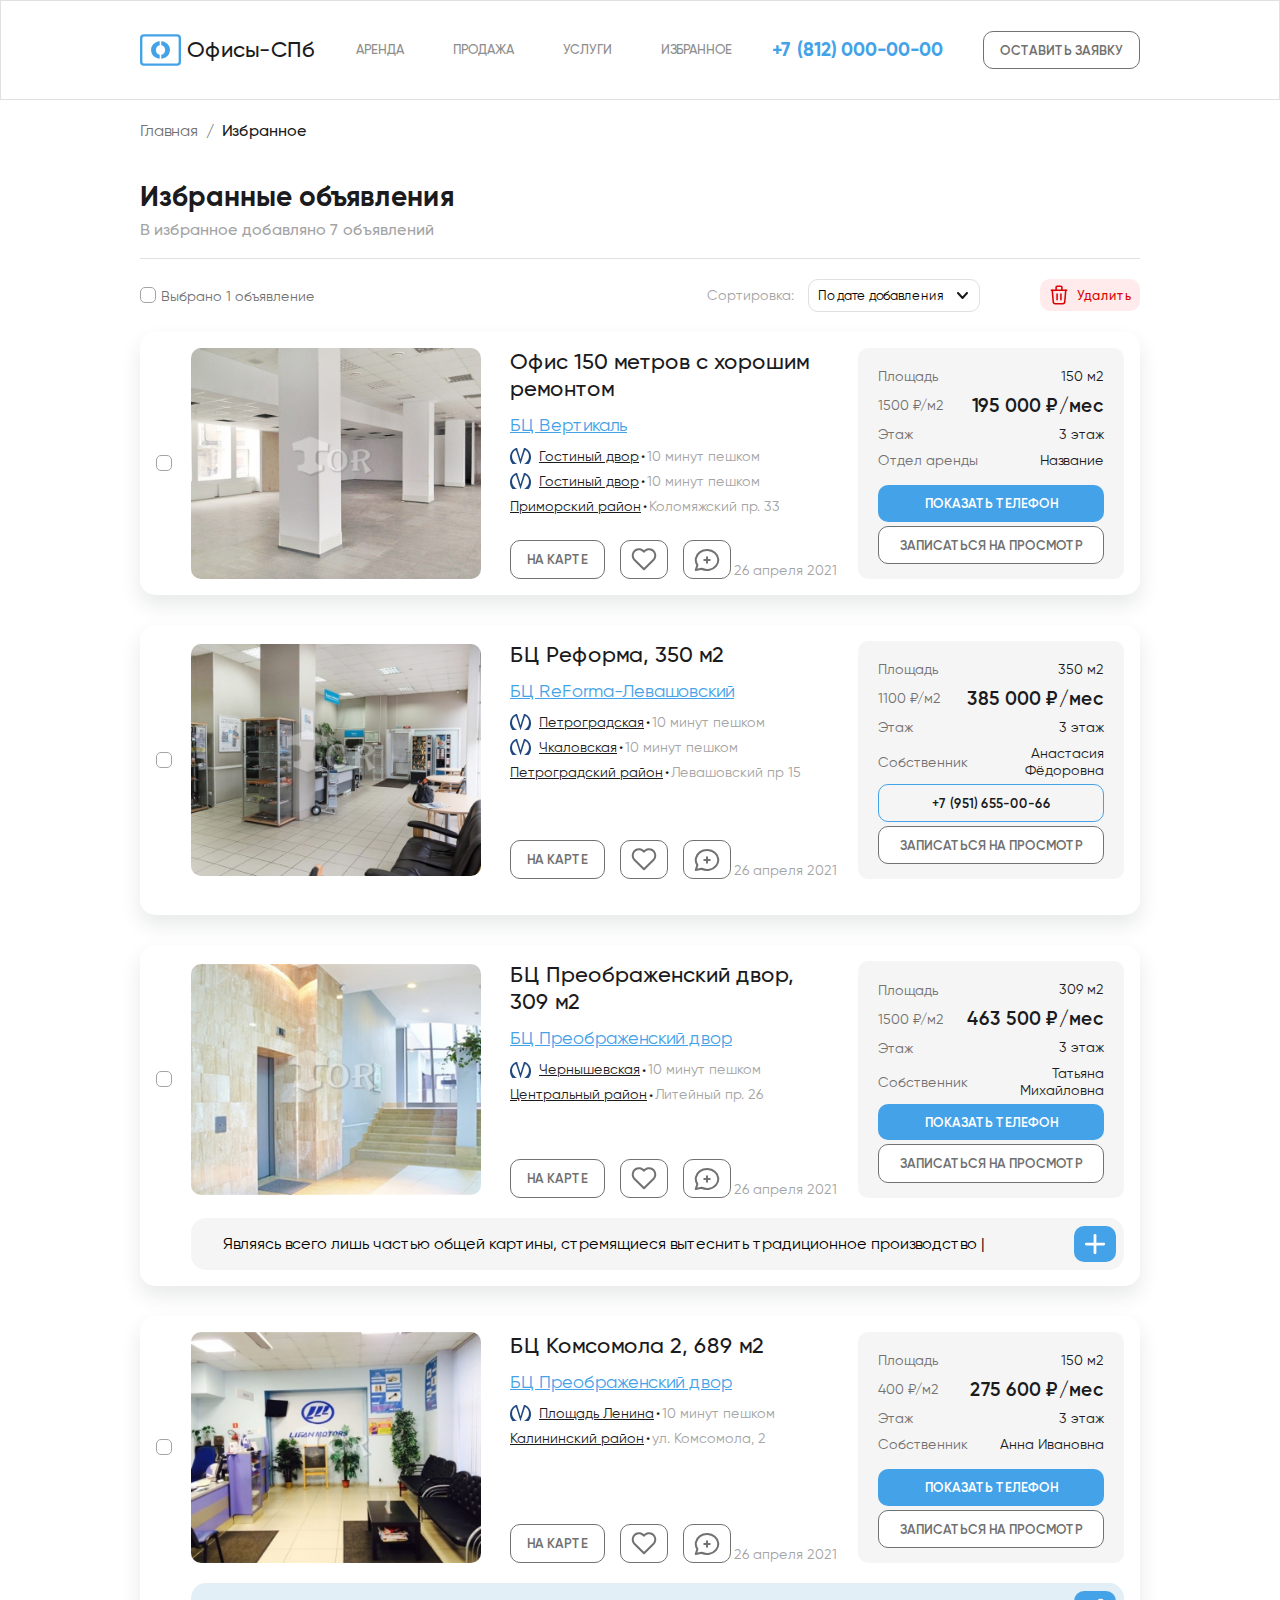
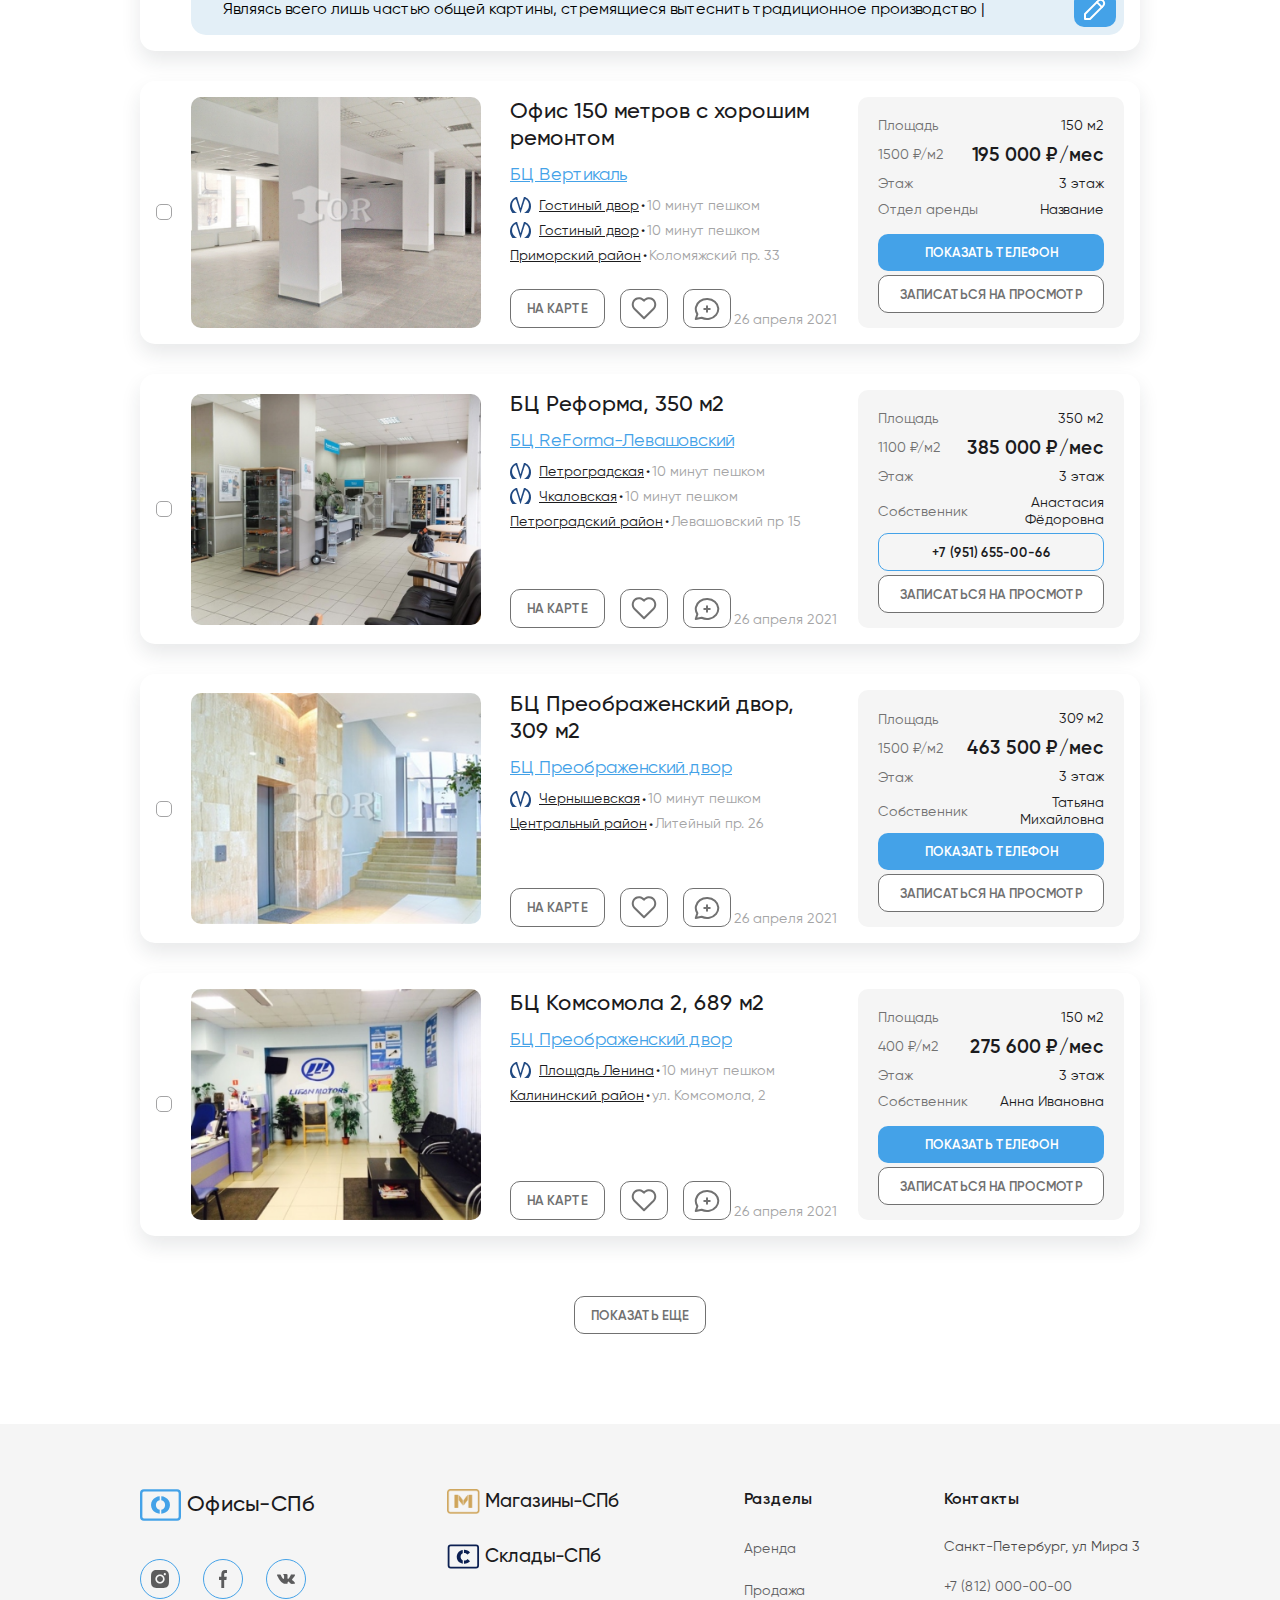
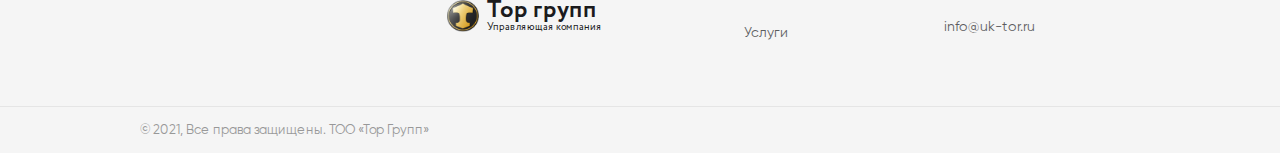
<file: favorites.html>
<!DOCTYPE html>
<html lang="ru">
<head>
    <meta charset="UTF-8">
    <meta http-equiv="X-UA-Compatible" content="IE=edge">
    <meta name="viewport" content="width=device-width, initial-scale=1.0">
    <title>Страница помещений</title>
    <link
      rel="stylesheet"
      href="https://unpkg.com/swiper/swiper-bundle.min.css"
    />
    <link rel="stylesheet" href="css/style.css">
</head>
<body>
    <div class="wrapper">
        <header class="header">
            <div class="container">
                <div class="header__wrap">
                    <a href="#" class="logo">
                        <div class="logo__icon">
                            <svg width="52" height="40" viewBox="0 0 52 40" fill="none" xmlns="http://www.w3.org/2000/svg">
                                <rect x="1.5" y="1.5" width="49" height="37" rx="3.5" stroke="#44A2E8" stroke-width="3"/>
                                <path fill-rule="evenodd" clip-rule="evenodd" d="M25 9.03119C23.1126 9.15072 21.3894 9.61377 19.8303 10.4203C18.0206 11.3672 16.5913 12.6767 15.5424 14.3489C14.5141 16.0211 14 17.9048 14 20C14 22.0952 14.5141 23.9789 15.5424 25.6511C16.5913 27.3233 18.0206 28.6328 19.8303 29.5797C21.3894 30.3862 23.1126 30.8493 25 30.9688V25.9689C24.298 25.8602 23.6442 25.6334 23.0386 25.2885C22.1542 24.7848 21.455 24.0797 20.9409 23.1731C20.4267 22.2463 20.1697 21.1886 20.1697 20C20.1697 18.8114 20.4267 17.7637 20.9409 16.8571C21.455 15.9304 22.1542 15.2152 23.0386 14.7115C23.6442 14.3666 24.298 14.1398 25 14.0311V9.03119ZM27 25.9689C27.702 25.8602 28.3559 25.6334 28.9614 25.2885C29.8458 24.7848 30.545 24.0797 31.0591 23.1731C31.5733 22.2463 31.8303 21.1886 31.8303 20C31.8303 18.8114 31.5733 17.7637 31.0591 16.8571C30.545 15.9304 29.8458 15.2152 28.9614 14.7115C28.3559 14.3666 27.702 14.1398 27 14.0311V9.03124C28.8845 9.15083 30.5974 9.61386 32.1388 10.4203C33.9692 11.3672 35.3985 12.6767 36.4267 14.3489C37.4756 16.0211 38 17.9048 38 20C38 22.0952 37.4756 23.9789 36.4267 25.6511C35.3985 27.3233 33.9692 28.6328 32.1388 29.5797C30.5974 30.3861 28.8845 30.8492 27 30.9688V25.9689Z" fill="#44A2E8"/>
                            </svg>
                        </div>
                        <span class="logo__text">Офисы-СПб</span>                        
                    </a>
                    <nav class="main-nav">
                        <ul class="main-nav__list">
                            <li class="main-nav__item"><a href="/" class="main-nav__link">Аренда</a></li>
                            <li class="main-nav__item"><a href="/" class="main-nav__link">Продажа</a></li>
                            <li class="main-nav__item"><a href="/" class="main-nav__link">Услуги</a></li>
                            <li class="main-nav__item"><a href="/" class="main-nav__link">Избранное</a></li>
                        </ul>
                    </nav>
                    <a href="tel:+78120000000" class="phone">+7 (812) 000-00-00</a>
                    <div class="sandwich">
                        <button class="button sandwich__open-btn" type="button">
                            <span class="sandwich__line"></span>
                            <span class="sandwich__line"></span>
                            <span class="sandwich__line"></span>
                        </button>
                        <div class="sandwich__content">
                            <div class="sandwich__header">
                                <a href="#" class="button button--white sandwich__button">Оставить заявку</a>
                                <button class="sandwich__close-btn" type="button">
                                    <svg width="22" height="22" class="sandwich__close-icon" viewBox="0 0 22 22" fill="none" xmlns="http://www.w3.org/2000/svg">
                                        <path d="M1.10048 20.8985C0.709956 20.508 0.709956 19.8748 1.10048 19.4843L19.4853 1.09953C19.8758 0.709009 20.5089 0.70901 20.8995 1.09953C21.29 1.49006 21.29 2.12322 20.8995 2.51375L2.51469 20.8985C2.12417 21.289 1.491 21.289 1.10048 20.8985Z" fill="#44A2E8"/>
                                        <path d="M1.10049 1.09969C1.49101 0.709165 2.12418 0.709165 2.5147 1.09969L20.8995 19.4845C21.29 19.875 21.29 20.5082 20.8995 20.8987C20.509 21.2892 19.8758 21.2892 19.4853 20.8987L1.10049 2.5139C0.709963 2.12338 0.709964 1.49021 1.10049 1.09969Z" fill="#44A2E8"/>
                                    </svg>                                    
                                </button>
                            </div>
                            <div class="sandwich__bottom">
                                <nav class="main-nav sandwich-nav">
                                    <ul class="main-nav__list sandwich-nav__list">
                                        <li class="main-nav__item sandwich-nav__item"><a href="/" class="main-nav__link sandwich-nav__link">Аренда</a></li>
                                        <li class="main-nav__item sandwich-nav__item"><a href="/" class="main-nav__link sandwich-nav__link">Продажа</a></li>
                                        <li class="main-nav__item sandwich-nav__item"><a href="/" class="main-nav__link sandwich-nav__link">Услуги</a></li>
                                        <li class="main-nav__item sandwich-nav__item"><a href="/" class="main-nav__link sandwich-nav__link">Избранное</a></li>
                                    </ul>
                                </nav>
                                <a href="tel:+78120000000" class="phone sandwich__phone">+7 (812) 000-00-00</a>
                                <div class="social sandwich__social">
                                    <ul class="social__list">
                                        <li class="social__item">
                                            <a href="/" class="social__link">
                                                <svg width="18" height="18" class="social__item-icon" viewBox="0 0 18 18" fill="none" xmlns="http://www.w3.org/2000/svg">
                                                    <path opacity="0.7" d="M8.99758 5.99872C7.345 5.99872 5.99636 7.34738 5.99636 9C5.99636 10.6526 7.345 12.0013 8.99758 12.0013C10.6502 12.0013 11.9988 10.6526 11.9988 9C11.9988 7.34738 10.6502 5.99872 8.99758 5.99872ZM17.999 9C17.999 7.75716 18.0103 6.52558 17.9405 5.28499C17.8707 3.84402 17.5419 2.56515 16.4883 1.51144C15.4323 0.455477 14.1557 0.129006 12.7148 0.0592092C11.472 -0.0105879 10.2404 0.000669702 8.99983 0.000669702C7.75702 0.000669702 6.52546 -0.0105879 5.28489 0.0592092C3.84395 0.129006 2.5651 0.457728 1.51141 1.51144C0.455469 2.5674 0.129004 3.84402 0.0592081 5.28499C-0.0105877 6.52783 0.000669689 7.75941 0.000669689 9C0.000669689 10.2406 -0.0105877 11.4744 0.0592081 12.715C0.129004 14.156 0.45772 15.4348 1.51141 16.4886C2.56736 17.5445 3.84395 17.871 5.28489 17.9408C6.52771 18.0106 7.75927 17.9993 8.99983 17.9993C10.2426 17.9993 11.4742 18.0106 12.7148 17.9408C14.1557 17.871 15.4346 17.5423 16.4883 16.4886C17.5442 15.4326 17.8707 14.156 17.9405 12.715C18.0125 11.4744 17.999 10.2428 17.999 9ZM8.99758 13.6179C6.44215 13.6179 4.3798 11.5555 4.3798 9C4.3798 6.44452 6.44215 4.38213 8.99758 4.38213C11.553 4.38213 13.6154 6.44452 13.6154 9C13.6154 11.5555 11.553 13.6179 8.99758 13.6179ZM13.8045 5.27148C13.2078 5.27148 12.726 4.78966 12.726 4.193C12.726 3.59635 13.2078 3.11452 13.8045 3.11452C14.4011 3.11452 14.8829 3.59635 14.8829 4.193C14.8831 4.33468 14.8554 4.475 14.8012 4.60593C14.7471 4.73686 14.6677 4.85582 14.5675 4.956C14.4673 5.05618 14.3483 5.13561 14.2174 5.18975C14.0865 5.24388 13.9462 5.27166 13.8045 5.27148Z" fill="#1B1B1D"/>
                                                </svg>                                        
                                            </a>
                                        </li>
                                        <li class="social__item">
                                            <a href="/" class="social__link">
                                                <svg width="8" height="18" class="social__item-icon" viewBox="0 0 8 18" fill="none" xmlns="http://www.w3.org/2000/svg">
                                                    <path opacity="0.7" d="M6.53944 2.98872H8V0.126752C7.74804 0.0877571 6.88142 0 5.87219 0C3.76637 0 2.32379 1.49023 2.32379 4.22927V6.74997H0V9.94944H2.32379V18H5.17293V9.95019H7.40275L7.75671 6.75072H5.17222V4.54649C5.17293 3.62173 5.39422 2.98872 6.53944 2.98872Z" fill="#1B1B1D"/>
                                                </svg>                                                                                
                                            </a>
                                        </li>
                                        <li class="social__item">
                                            <a href="/" class="social__link">
                                                <svg width="22" height="12" class="social__item-icon" viewBox="0 0 22 12" fill="none" xmlns="http://www.w3.org/2000/svg">
                                                    <path opacity="0.7" d="M21.8039 10.7032C21.7448 10.6086 21.379 9.84873 19.6189 8.28705C17.7763 6.65178 18.0238 6.91731 20.2432 4.0897C21.5949 2.36766 22.1353 1.31602 21.9662 0.866413C21.8053 0.437826 20.8111 0.55092 20.8111 0.55092L17.5053 0.569319C17.5053 0.569319 17.2605 0.537755 17.0777 0.641571C16.9003 0.744117 16.7861 0.980776 16.7861 0.980776C16.7861 0.980776 16.2623 2.31373 15.5637 3.4469C14.091 5.83807 13.5011 5.96425 13.2604 5.8157C12.7007 5.46999 12.841 4.42494 12.841 3.68347C12.841 1.3659 13.2081 0.399757 12.1246 0.149933C11.7643 0.0671344 11.5003 0.011935 10.5804 0.00273516C9.40046 -0.00908191 8.40077 0.00670096 7.83562 0.27088C7.45883 0.447025 7.16869 0.840081 7.34608 0.862446C7.56476 0.890046 8.05978 0.989975 8.32242 1.33172C8.66207 1.77212 8.64969 2.76333 8.64969 2.76333C8.64969 2.76333 8.84495 5.49101 8.19455 5.83014C7.74763 6.06283 7.1357 5.58832 5.82245 3.41795C5.15003 2.30714 4.6413 1.07801 4.6413 1.07801C4.6413 1.07801 4.54367 0.849281 4.36903 0.727065C4.15724 0.578519 3.86021 0.531172 3.86021 0.531172L0.716739 0.549573C0.716739 0.549573 0.245061 0.562737 0.0718267 0.758631C-0.0822145 0.933428 0.0594467 1.29365 0.0594467 1.29365C0.0594467 1.29365 2.52087 6.79771 5.30682 9.57273C7.86312 12.1163 10.7646 11.9494 10.7646 11.9494H12.0791C12.0791 11.9494 12.4766 11.9074 12.6787 11.6984C12.8657 11.5064 12.8589 11.1462 12.8589 11.1462C12.8589 11.1462 12.8327 9.45964 13.6523 9.21124C14.4595 8.96673 15.4963 10.8413 16.595 11.5629C17.4256 12.1085 18.0568 11.9889 18.0568 11.9889L20.9953 11.9494C20.9953 11.9494 22.5327 11.8587 21.8039 10.7032Z" fill="#1B1B1D"/>
                                                </svg>                                                                                
                                            </a>
                                        </li>
                                    </ul>
                                </div>
                                <div class="others">
                                    <ul class="others__list">
                                        <li class="others__item">
                                            <a href="/" class="others__link">
                                                <img src="images/others-img1.png" alt="" class="others__img">
                                                <span class="others__text">Магазины-СПб</span>                                            
                                            </a>
                                        </li>
                                        <li class="others__item">
                                            <a href="/" class="others__link">
                                                <div class="others__img">
                                                    <svg width="43" height="34" viewBox="0 0 43 34" fill="none" xmlns="http://www.w3.org/2000/svg">
                                                        <rect x="1.22961" y="1.83826" width="40.1674" height="30.3305" rx="2.8691" stroke="#0C2052" stroke-width="2.45923"/>
                                                        <path fill-rule="evenodd" clip-rule="evenodd" d="M20.4936 8.1308C19.3169 8.31405 18.2232 8.67164 17.2122 9.20356C15.6874 9.99777 14.4869 11.1114 13.6106 12.5445C12.7343 13.9775 12.2961 15.6005 12.2961 17.4134C12.2961 19.2263 12.7343 20.8492 13.6106 22.2823C14.4869 23.7153 15.6874 24.8376 17.2122 25.6491C18.2232 26.1697 19.3169 26.5197 20.4936 26.699V22.1824C20.3243 22.1124 20.1594 22.0335 19.9989 21.9456C19.2277 21.514 18.6231 20.9097 18.1849 20.1327C17.7643 19.3385 17.554 18.432 17.554 17.4134C17.554 16.3947 17.7643 15.4969 18.1849 14.7199C18.6231 13.9257 19.2277 13.3128 19.9989 12.8811C20.1594 12.7933 20.3243 12.7143 20.4936 12.6444V8.1308ZM22.133 22.5706V26.8375C22.2274 26.8394 22.3222 26.8404 22.4175 26.8404C24.1 26.8404 25.616 26.5469 26.9655 25.9599C28.315 25.3728 29.4366 24.5268 30.3305 23.4218L27.018 20.4694C25.8263 21.8852 24.3804 22.5931 22.6803 22.5931C22.4943 22.5931 22.3118 22.5856 22.133 22.5706ZM22.133 12.2561V7.9893C22.2274 7.98732 22.3222 7.98633 22.4175 7.98633C24.1 7.98633 25.616 8.27984 26.9655 8.86688C28.315 9.45391 29.4366 10.2999 30.3305 11.4049L27.018 14.3573C25.8263 12.9416 24.3804 12.2337 22.6803 12.2337C22.4943 12.2337 22.3118 12.2412 22.133 12.2561Z" fill="#0C2052"/>
                                                    </svg>                                                
                                                </div>
                                                <span class="others__text">Склады-СПб</span>                                            
                                            </a>
                                        </li>
        
                                        <li class="others__item">
                                            <a href="/" class="others__link">
                                                <img src="images/others-img2.png" alt="" class="others__img others__img--top">
                                                <div class="others__info">
                                                    <span class="others__text others__text--top">Тор групп</span>
                                                    <span class="others__desc">Управляющая компания</span> 
                                                </div>
                                                   
                                            </a>
                                        </li>
                                    </ul>
                                </div> 
                            </div>
                        </div>
                    </div>
                    <a href="#popup-scan" class="button button--white header__button popup-link">Оставить заявку</a>
                </div>
            </div>
        </header>
        <div class="main">
            <div class="breadcrumbs">
                <div class="container">
                    <div class="breadcrumbs__wrap">
                        <a href="#" class="breadcrumbs__link">Главная</a>
                        <span class="breadcrumbs__active">Избранное</span>
                    </div>
                </div>
            </div>
            
            <div class="center house favorites">
                <div class="container">
                    <div class="center__wrap">
                        <div class="center__header house__header">
                            <div class="center__header-left favorites__header-bottom">
                                <div class="favorites__header-bottom-left">
                                    <h3 class="title center__title">Избранные объявления</h3>
                                <p class="desc center__desc">В избранное добавляно 7 объявлений</p>
                                </div>
                                <button class="favorites__button favorites__button--dublicate">
                                    <svg width="22" height="26" class="favorites__button-icon" viewBox="0 0 22 26" fill="none" xmlns="http://www.w3.org/2000/svg">
                                        <path d="M1 6.75H21" stroke="#DA0201" stroke-width="2" stroke-linecap="round" stroke-linejoin="round"/>
                                        <path d="M8.5 11.75V19.25" stroke="#DA0201" stroke-width="2" stroke-linecap="round" stroke-linejoin="round"/>
                                        <path d="M13.5 11.75V19.25" stroke="#DA0201" stroke-width="2" stroke-linecap="round" stroke-linejoin="round"/>
                                        <path d="M2.25 6.75L3.5 21.75C3.5 22.413 3.76339 23.0489 4.23223 23.5178C4.70107 23.9866 5.33696 24.25 6 24.25H16C16.663 24.25 17.2989 23.9866 17.7678 23.5178C18.2366 23.0489 18.5 22.413 18.5 21.75L19.75 6.75" stroke="#DA0201" stroke-width="2" stroke-linecap="round" stroke-linejoin="round"/>
                                        <path d="M7.25 6.75V3C7.25 2.66848 7.3817 2.35054 7.61612 2.11612C7.85054 1.8817 8.16848 1.75 8.5 1.75H13.5C13.8315 1.75 14.1495 1.8817 14.3839 2.11612C14.6183 2.35054 14.75 2.66848 14.75 3V6.75" stroke="#DA0201" stroke-width="2" stroke-linecap="round" stroke-linejoin="round"/>
                                    </svg>
                                    <span class="favorites__button-text">Удалить</span>
                                </button>
                            </div>
                        </div>
                        <div class="favorites__header">
                            <div class="checkbox checkbox--left checkbox--left-header">
                                <input class="checkbox__input" type="checkbox" id="checkbox19">
                                <label class="checkbox__label" for="checkbox19">Выбрано 1 объявление</label>
                            </div>
                            <div class="favorites__header-right">
                                <div class="sort sort--favorite">
                                    <span class="sort__category">Сортировка:</span>
                                    <div class="select select--medium select--favorite">
                                        <div class="select__header">
                                            <span class="select__current">По дате добавления</span>
                                            <svg width="11" height="7" class="select__icon" viewBox="0 0 11 7" fill="none" xmlns="http://www.w3.org/2000/svg">
                                                <path d="M10 1L5.5 6L1 1" stroke="#1B1B1D" stroke-width="2" stroke-linecap="round" stroke-linejoin="round"/>
                                            </svg>                                    
                                        </div>
                                        <div class="select__body">
                                            <div class="select__list">
                                                <div class="select__item">Адмиралтейский</div>
                                                <div class="select__item">Василеостровский</div>
                                                <div class="select__item">Выборгский</div>
                                                <div class="select__item">Калининский</div>
                                                <div class="select__item">Калининский</div>
                                                <div class="select__item">Колпинский</div>
                                                <div class="select__item">Красногвардейский</div>
                                                <div class="select__item">Адмиралтейский</div>
                                                <div class="select__item">Василеостровский</div>
                                                <div class="select__item">Выборгский</div>
                                                <div class="select__item">Калининский</div>
                                            </div>
                                        </div>
                                    </div>
                                </div>
                                <button class="favorites__button">
                                    <svg width="22" height="26" class="favorites__button-icon" viewBox="0 0 22 26" fill="none" xmlns="http://www.w3.org/2000/svg">
                                        <path d="M1 6.75H21" stroke="#DA0201" stroke-width="2" stroke-linecap="round" stroke-linejoin="round"/>
                                        <path d="M8.5 11.75V19.25" stroke="#DA0201" stroke-width="2" stroke-linecap="round" stroke-linejoin="round"/>
                                        <path d="M13.5 11.75V19.25" stroke="#DA0201" stroke-width="2" stroke-linecap="round" stroke-linejoin="round"/>
                                        <path d="M2.25 6.75L3.5 21.75C3.5 22.413 3.76339 23.0489 4.23223 23.5178C4.70107 23.9866 5.33696 24.25 6 24.25H16C16.663 24.25 17.2989 23.9866 17.7678 23.5178C18.2366 23.0489 18.5 22.413 18.5 21.75L19.75 6.75" stroke="#DA0201" stroke-width="2" stroke-linecap="round" stroke-linejoin="round"/>
                                        <path d="M7.25 6.75V3C7.25 2.66848 7.3817 2.35054 7.61612 2.11612C7.85054 1.8817 8.16848 1.75 8.5 1.75H13.5C13.8315 1.75 14.1495 1.8817 14.3839 2.11612C14.6183 2.35054 14.75 2.66848 14.75 3V6.75" stroke="#DA0201" stroke-width="2" stroke-linecap="round" stroke-linejoin="round"/>
                                    </svg>
                                    <span class="favorites__button-text">Удалить</span>
                                </button>
                            </div>
                        </div>
                        <div class="center__body">
                            <div class="advert">
                                <div class="advert-list">
                                    <div class="advert-item advert-item--favorite">
                                        <div class="advert-item__top">
                                            <div class="advert-item__left">
                                                <div class="checkbox checkbox--left">
                                                    <input class="checkbox__input" type="checkbox" id="checkbox20">
                                                    <label class="checkbox__label" for="checkbox20"></label>
                                                </div>
                                                <div class="advert-item__pic">
                                                    <img src="images/house-img1.png" alt="" class="advert-item__img">
                                                </div>
                                            </div>
                                            <div class="advert-item__info">
                                                <div class="advert-item__info-top">
                                                    <span class="advert-item__info-name">Офис 150 метров с хорошим ремонтом</span>
                                                    <div class="advert-item__info-header">
                                                        <a href="#" class="advert-item__info-center">БЦ Вертикаль</a>
                                                        <span class="advert-item__info-day advert-item__info-day--dublicate">26 апреля 2021</span>
                                                    </div>
                                                    <div class="advert-item__info-flex">
                                                        <div class="advert-item__info-column">
                                                            <div class="advert-item__info-group">
                                                                <img src="images/metro-blue.png" alt="" class="advert-item__info-icon">
                                                                <a href="#" class="advert-item__info-link">Гостиный двор</a>
                                                                <span class="advert-item__info-desc">10 минут пешком</span>
                                                            </div>
                                                            <div class="advert-item__info-group">
                                                                <img src="images/metro-blue.png" alt="" class="advert-item__info-icon">
                                                                <a href="#" class="advert-item__info-link">Гостиный двор</a>
                                                                <span class="advert-item__info-desc">10 минут пешком</span>
                                                            </div>
                                                            <div class="advert-item__info-group">
                                                                <a href="#" class="advert-item__info-link">Приморский район</a>
                                                                <span class="advert-item__info-desc">Коломяжский пр. 33</span>
                                                            </div>
                                                        </div>
                                                        <div class="advert-item__info-left advert-item__info-left--dublicate">
                                                            <div class="advert-item__info-left--dublicate-top">
                                                                <a href="#" class="button button--white button--padding advert-item__info-button advert-item__info-button--small">
                                                                    <svg width="26" height="23" viewBox="0 0 26 23" fill="none" xmlns="http://www.w3.org/2000/svg">
                                                                        <path d="M22.3751 11.965L13.0001 21.25L3.62513 11.965C3.00676 11.3632 2.51969 10.64 2.19457 9.84077C1.86945 9.04155 1.71333 8.18367 1.73605 7.32114C1.75877 6.45862 1.95984 5.61015 2.32658 4.82915C2.69332 4.04815 3.2178 3.35154 3.86699 2.7832C4.51618 2.21486 5.27601 1.78709 6.09865 1.52683C6.92128 1.26657 7.78889 1.17946 8.64684 1.27098C9.5048 1.3625 10.3345 1.63067 11.0837 2.05861C11.8329 2.48655 12.4854 3.06498 13.0001 3.75748C13.5171 3.07 14.1703 2.49663 14.919 2.07323C15.6677 1.64984 16.4958 1.38554 17.3513 1.29688C18.2068 1.20822 19.0715 1.2971 19.8911 1.55797C20.7107 1.81883 21.4677 2.24607 22.1146 2.81293C22.7615 3.37979 23.2844 4.07408 23.6507 4.85234C24.0169 5.6306 24.2186 6.47608 24.243 7.33586C24.2675 8.19564 24.1142 9.05122 23.7928 9.84904C23.4714 10.6469 22.9888 11.3698 22.3751 11.9725" stroke="#717171" stroke-width="2" stroke-linecap="round" stroke-linejoin="round"/>
                                                                    </svg>                                                        
                                                                </a>
                                                                <a href="#" class="button button--white button--padding advert-item__info-button advert-item__info-button--small">
                                                                    <svg width="26" height="23" viewBox="0 0 26 23" fill="none" xmlns="http://www.w3.org/2000/svg">
                                                                        <path d="M1.75 22L3.375 17.125C1.97056 15.0478 1.46249 12.588 1.94527 10.2029C2.42805 7.81772 3.86883 5.66957 5.99971 4.15782C8.13059 2.64607 10.8066 1.8736 13.5301 1.98403C16.2536 2.09446 18.8394 3.08027 20.8066 4.75818C22.7738 6.43608 23.9886 8.6919 24.2251 11.1062C24.4616 13.5205 23.7037 15.929 22.0923 17.8839C20.481 19.8388 18.1258 21.207 15.4647 21.7342C12.8037 22.2613 10.0178 21.9116 7.625 20.75L1.75 22" stroke="#717171" stroke-width="2" stroke-linecap="round" stroke-linejoin="round"/>
                                                                        <path d="M10.2729 12H15.7275" stroke="#717171" stroke-width="2" stroke-linecap="round" stroke-linejoin="round"/>
                                                                        <path d="M13 9.27271V14.7273" stroke="#717171" stroke-width="2" stroke-linecap="round" stroke-linejoin="round"/>
                                                                    </svg>                                                                                                                
                                                                </a>
                                                            </div>
                                                            <a href="#" class="button button--white advert-item__info-button">На карте</a>
                                                        </div> 
                                                    </div>
                                                </div>
                                                <div class="advert-item__info-bottom advert-item__info-bottom--dublicate">
                                                    <div class="advert-item__info-left">
                                                        <a href="#" class="button button--white advert-item__info-button advert-item__info-button-map">На карте</a>
                                                        <a href="#" class="button button--white button--padding advert-item__info-button">
                                                            <svg width="26" height="23" viewBox="0 0 26 23" fill="none" xmlns="http://www.w3.org/2000/svg">
                                                                <path d="M22.3751 11.965L13.0001 21.25L3.62513 11.965C3.00676 11.3632 2.51969 10.64 2.19457 9.84077C1.86945 9.04155 1.71333 8.18367 1.73605 7.32114C1.75877 6.45862 1.95984 5.61015 2.32658 4.82915C2.69332 4.04815 3.2178 3.35154 3.86699 2.7832C4.51618 2.21486 5.27601 1.78709 6.09865 1.52683C6.92128 1.26657 7.78889 1.17946 8.64684 1.27098C9.5048 1.3625 10.3345 1.63067 11.0837 2.05861C11.8329 2.48655 12.4854 3.06498 13.0001 3.75748C13.5171 3.07 14.1703 2.49663 14.919 2.07323C15.6677 1.64984 16.4958 1.38554 17.3513 1.29688C18.2068 1.20822 19.0715 1.2971 19.8911 1.55797C20.7107 1.81883 21.4677 2.24607 22.1146 2.81293C22.7615 3.37979 23.2844 4.07408 23.6507 4.85234C24.0169 5.6306 24.2186 6.47608 24.243 7.33586C24.2675 8.19564 24.1142 9.05122 23.7928 9.84904C23.4714 10.6469 22.9888 11.3698 22.3751 11.9725" stroke="#717171" stroke-width="2" stroke-linecap="round" stroke-linejoin="round"/>
                                                            </svg>                                                        
                                                        </a>
                                                        <a href="#" class="button button--white button--padding advert-item__info-button">
                                                            <svg width="26" height="23" viewBox="0 0 26 23" fill="none" xmlns="http://www.w3.org/2000/svg">
                                                                <path d="M1.75 22L3.375 17.125C1.97056 15.0478 1.46249 12.588 1.94527 10.2029C2.42805 7.81772 3.86883 5.66957 5.99971 4.15782C8.13059 2.64607 10.8066 1.8736 13.5301 1.98403C16.2536 2.09446 18.8394 3.08027 20.8066 4.75818C22.7738 6.43608 23.9886 8.6919 24.2251 11.1062C24.4616 13.5205 23.7037 15.929 22.0923 17.8839C20.481 19.8388 18.1258 21.207 15.4647 21.7342C12.8037 22.2613 10.0178 21.9116 7.625 20.75L1.75 22" stroke="#717171" stroke-width="2" stroke-linecap="round" stroke-linejoin="round"/>
                                                                <path d="M10.2729 12H15.7275" stroke="#717171" stroke-width="2" stroke-linecap="round" stroke-linejoin="round"/>
                                                                <path d="M13 9.27271V14.7273" stroke="#717171" stroke-width="2" stroke-linecap="round" stroke-linejoin="round"/>
                                                            </svg>                                                                                                                
                                                        </a>
                                                    </div>   
                                                    <span class="advert-item__info-day">26 апреля 2021</span>
                                                </div>
                                            </div>
                                            <div class="advert-item__specifications">
                                                <ul class="advert-item__specifications-list">
                                                    <li class="advert-item__specifications-item">
                                                        <span class="advert-item__specifications-category">Площадь</span>
                                                        <span class="advert-item__specifications-value">150 м2</span>
                                                    </li>
                                                    <li class="advert-item__specifications-item">
                                                        <span class="advert-item__specifications-category">1500 ₽/м2</span>
                                                        <span class="advert-item__specifications-value"><span class="advert-item__specifications-price">195 000 ₽/мес</span></span>
                                                    </li>
                                                    <li class="advert-item__specifications-item">
                                                        <span class="advert-item__specifications-category">Этаж</span>
                                                        <span class="advert-item__specifications-value">3 этаж</span>
                                                    </li>
                                                    <li class="advert-item__specifications-item">
                                                        <span class="advert-item__specifications-category">Отдел аренды</span>
                                                        <span class="advert-item__specifications-value">Название</span>
                                                    </li>
                                                </ul>
                                                <div class="advert-item__specifications-buttons advert-item__specifications-buttons--top">
                                                    <a href="#" class="button advert-item__specifications-phone">Показать телефон</a>
                                                    <a href="#popup-scan" class="button button--white advert-item__specifications-more popup-link">Записаться на просмотр</a>
                                                </div>
                                            </div>
                                        </div>
                                    </div>
                                    <div class="advert-item advert-item--favorite">
                                        <div class="advert-item__top">
                                            <div class="advert-item__left">
                                                <div class="checkbox checkbox--left">
                                                    <input class="checkbox__input" type="checkbox" id="checkbox21">
                                                    <label class="checkbox__label" for="checkbox21"></label>
                                                </div>
                                                <div class="advert-item__pic">
                                                    <img src="images/house-img2.png" alt="" class="advert-item__img">
                                                </div>
                                            </div>
                                            <div class="advert-item__info">
                                                <div class="advert-item__info-top">
                                                    <span class="advert-item__info-name">БЦ Реформа, 350 м2</span>
                                                    <div class="advert-item__info-header">
                                                        <a href="#" class="advert-item__info-center">БЦ ReForma-Левашовский</a>
                                                        <span class="advert-item__info-day advert-item__info-day--dublicate">26 апреля 2021</span>
                                                    </div>
                                                    <div class="advert-item__info-flex">
                                                        <div class="advert-item__info-column">
                                                            <div class="advert-item__info-group">
                                                                <img src="images/metro-blue.png" alt="" class="advert-item__info-icon">
                                                                <a href="#" class="advert-item__info-link">Петроградская</a>
                                                                <span class="advert-item__info-desc">10 минут пешком</span>
                                                            </div>
                                                            <div class="advert-item__info-group">
                                                                <img src="images/metro-blue.png" alt="" class="advert-item__info-icon">
                                                                <a href="#" class="advert-item__info-link">Чкаловская</a>
                                                                <span class="advert-item__info-desc">10 минут пешком</span>
                                                            </div>
                                                            <div class="advert-item__info-group">
                                                                <a href="#" class="advert-item__info-link">Петроградский район</a>
                                                                <span class="advert-item__info-desc">Левашовский пр 15</span>
                                                            </div>
                                                        </div>
                                                        <div class="advert-item__info-left advert-item__info-left--dublicate">
                                                            <div class="advert-item__info-left--dublicate-top">
                                                                <a href="#" class="button button--white button--padding advert-item__info-button advert-item__info-button--small">
                                                                    <svg width="26" height="23" viewBox="0 0 26 23" fill="none" xmlns="http://www.w3.org/2000/svg">
                                                                        <path d="M22.3751 11.965L13.0001 21.25L3.62513 11.965C3.00676 11.3632 2.51969 10.64 2.19457 9.84077C1.86945 9.04155 1.71333 8.18367 1.73605 7.32114C1.75877 6.45862 1.95984 5.61015 2.32658 4.82915C2.69332 4.04815 3.2178 3.35154 3.86699 2.7832C4.51618 2.21486 5.27601 1.78709 6.09865 1.52683C6.92128 1.26657 7.78889 1.17946 8.64684 1.27098C9.5048 1.3625 10.3345 1.63067 11.0837 2.05861C11.8329 2.48655 12.4854 3.06498 13.0001 3.75748C13.5171 3.07 14.1703 2.49663 14.919 2.07323C15.6677 1.64984 16.4958 1.38554 17.3513 1.29688C18.2068 1.20822 19.0715 1.2971 19.8911 1.55797C20.7107 1.81883 21.4677 2.24607 22.1146 2.81293C22.7615 3.37979 23.2844 4.07408 23.6507 4.85234C24.0169 5.6306 24.2186 6.47608 24.243 7.33586C24.2675 8.19564 24.1142 9.05122 23.7928 9.84904C23.4714 10.6469 22.9888 11.3698 22.3751 11.9725" stroke="#717171" stroke-width="2" stroke-linecap="round" stroke-linejoin="round"/>
                                                                    </svg>                                                        
                                                                </a>
                                                                <a href="#" class="button button--white button--padding advert-item__info-button advert-item__info-button--small">
                                                                    <svg width="26" height="23" viewBox="0 0 26 23" fill="none" xmlns="http://www.w3.org/2000/svg">
                                                                        <path d="M1.75 22L3.375 17.125C1.97056 15.0478 1.46249 12.588 1.94527 10.2029C2.42805 7.81772 3.86883 5.66957 5.99971 4.15782C8.13059 2.64607 10.8066 1.8736 13.5301 1.98403C16.2536 2.09446 18.8394 3.08027 20.8066 4.75818C22.7738 6.43608 23.9886 8.6919 24.2251 11.1062C24.4616 13.5205 23.7037 15.929 22.0923 17.8839C20.481 19.8388 18.1258 21.207 15.4647 21.7342C12.8037 22.2613 10.0178 21.9116 7.625 20.75L1.75 22" stroke="#717171" stroke-width="2" stroke-linecap="round" stroke-linejoin="round"/>
                                                                        <path d="M10.2729 12H15.7275" stroke="#717171" stroke-width="2" stroke-linecap="round" stroke-linejoin="round"/>
                                                                        <path d="M13 9.27271V14.7273" stroke="#717171" stroke-width="2" stroke-linecap="round" stroke-linejoin="round"/>
                                                                    </svg>                                                                                                                
                                                                </a>
                                                            </div>
                                                            <a href="#" class="button button--white advert-item__info-button">На карте</a>
                                                        </div> 
                                                    </div>
                                                </div>
                                                <div class="advert-item__info-bottom advert-item__info-bottom--dublicate">
                                                    <div class="advert-item__info-left">
                                                        <a href="#" class="button button--white advert-item__info-button advert-item__info-button-map">На карте</a>
                                                        <a href="#" class="button button--white button--padding advert-item__info-button">
                                                            <svg width="26" height="23" viewBox="0 0 26 23" fill="none" xmlns="http://www.w3.org/2000/svg">
                                                                <path d="M22.3751 11.965L13.0001 21.25L3.62513 11.965C3.00676 11.3632 2.51969 10.64 2.19457 9.84077C1.86945 9.04155 1.71333 8.18367 1.73605 7.32114C1.75877 6.45862 1.95984 5.61015 2.32658 4.82915C2.69332 4.04815 3.2178 3.35154 3.86699 2.7832C4.51618 2.21486 5.27601 1.78709 6.09865 1.52683C6.92128 1.26657 7.78889 1.17946 8.64684 1.27098C9.5048 1.3625 10.3345 1.63067 11.0837 2.05861C11.8329 2.48655 12.4854 3.06498 13.0001 3.75748C13.5171 3.07 14.1703 2.49663 14.919 2.07323C15.6677 1.64984 16.4958 1.38554 17.3513 1.29688C18.2068 1.20822 19.0715 1.2971 19.8911 1.55797C20.7107 1.81883 21.4677 2.24607 22.1146 2.81293C22.7615 3.37979 23.2844 4.07408 23.6507 4.85234C24.0169 5.6306 24.2186 6.47608 24.243 7.33586C24.2675 8.19564 24.1142 9.05122 23.7928 9.84904C23.4714 10.6469 22.9888 11.3698 22.3751 11.9725" stroke="#717171" stroke-width="2" stroke-linecap="round" stroke-linejoin="round"/>
                                                            </svg>                                                        
                                                        </a>
                                                        <a href="#" class="button button--white button--padding advert-item__info-button">
                                                            <svg width="26" height="23" viewBox="0 0 26 23" fill="none" xmlns="http://www.w3.org/2000/svg">
                                                                <path d="M1.75 22L3.375 17.125C1.97056 15.0478 1.46249 12.588 1.94527 10.2029C2.42805 7.81772 3.86883 5.66957 5.99971 4.15782C8.13059 2.64607 10.8066 1.8736 13.5301 1.98403C16.2536 2.09446 18.8394 3.08027 20.8066 4.75818C22.7738 6.43608 23.9886 8.6919 24.2251 11.1062C24.4616 13.5205 23.7037 15.929 22.0923 17.8839C20.481 19.8388 18.1258 21.207 15.4647 21.7342C12.8037 22.2613 10.0178 21.9116 7.625 20.75L1.75 22" stroke="#717171" stroke-width="2" stroke-linecap="round" stroke-linejoin="round"/>
                                                                <path d="M10.2729 12H15.7275" stroke="#717171" stroke-width="2" stroke-linecap="round" stroke-linejoin="round"/>
                                                                <path d="M13 9.27271V14.7273" stroke="#717171" stroke-width="2" stroke-linecap="round" stroke-linejoin="round"/>
                                                            </svg>                                                                                                                
                                                        </a>
                                                    </div>   
                                                    <span class="advert-item__info-day">26 апреля 2021</span>
                                                </div>
                                            </div>
                                            <div class="advert-item__specifications">
                                                <ul class="advert-item__specifications-list">
                                                    <li class="advert-item__specifications-item">
                                                        <span class="advert-item__specifications-category">Площадь</span>
                                                        <span class="advert-item__specifications-value">350 м2</span>
                                                    </li>
                                                    <li class="advert-item__specifications-item">
                                                        <span class="advert-item__specifications-category">1100 ₽/м2</span>
                                                        <span class="advert-item__specifications-value"><span class="advert-item__specifications-price">385 000 ₽/мес</span></span>
                                                    </li>
                                                    <li class="advert-item__specifications-item">
                                                        <span class="advert-item__specifications-category">Этаж</span>
                                                        <span class="advert-item__specifications-value">3 этаж</span>
                                                    </li>
                                                    <li class="advert-item__specifications-item">
                                                        <span class="advert-item__specifications-category">Собственник</span>
                                                        <span class="advert-item__specifications-value">Анастасия Фёдоровна</span>
                                                    </li>
                                                </ul>
                                                <div class="advert-item__specifications-buttons advert-item__specifications-buttons--top">
                                                    <a href="#" class="button button--number advert-item__specifications-phone">+7 (951) 655-00-66</a>
                                                    <a href="#popup-scan" class="button button--white advert-item__specifications-more popup-link">Записаться на просмотр</a>
                                                </div>
                                            </div>
                                        </div>
                                        <div class="advert-item__bottom">
                                            <div class="advert-item__map">
                                                <button class="button advert-item__map-button">Закрыть</button>
                                                <button class="button button--white button--padding advert-item__map-button advert-item__map-button--dublicate">
                                                    <svg width="14" height="14" viewBox="0 0 14 14" fill="none" xmlns="http://www.w3.org/2000/svg">
                                                        <path d="M1.44912 0L0.000942591 1.43976L5.59322 6.99953L0 12.5602L1.44818 14L7.0414 8.43929L12.5518 13.9177L14 12.4779L8.48958 6.99953L13.9991 1.52208L12.5509 0.0823157L7.0414 5.55977L1.44912 0Z" fill="#717171"/>
                                                    </svg>                                                    
                                                </button>
                                                <script type="text/javascript" charset="utf-8" async src="https://api-maps.yandex.ru/services/constructor/1.0/js/?um=constructor%3Adf95ff02d93768ab414c310d557f057cfe6f44a47abb1e6b711f938055f631f0&amp;width=100%25&amp;height=400&amp;lang=ru_RU&amp;scroll=true"></script>
                                            </div>
                                        </div>
                                    </div>
                                    <div class="advert-item advert-item--favorite">
                                        <div class="advert-item__top">
                                            <div class="advert-item__left">
                                                <div class="checkbox checkbox--left">
                                                    <input class="checkbox__input" type="checkbox" id="checkbox22">
                                                    <label class="checkbox__label" for="checkbox22"></label>
                                                </div>
                                                <div class="advert-item__pic">
                                                    <img src="images/house-img3.png" alt="" class="advert-item__img">
                                                </div>
                                            </div>
                                            <div class="advert-item__info">
                                                <div class="advert-item__info-top">
                                                    <span class="advert-item__info-name">БЦ Преображенский двор, 309 м2</span>
                                                    <div class="advert-item__info-header">
                                                        <a href="#" class="advert-item__info-center">БЦ Преображенский двор</a>
                                                        <span class="advert-item__info-day advert-item__info-day--dublicate">26 апреля 2021</span>
                                                    </div>
                                                    <div class="advert-item__info-flex">
                                                        <div class="advert-item__info-column">
                                                            <div class="advert-item__info-group">
                                                                <img src="images/metro-blue.png" alt="" class="advert-item__info-icon">
                                                                <a href="#" class="advert-item__info-link">Чернышевская</a>
                                                                <span class="advert-item__info-desc">10 минут пешком</span>
                                                            </div>
                                                            <div class="advert-item__info-group">
                                                                <a href="#" class="advert-item__info-link">Центральный район</a>
                                                                <span class="advert-item__info-desc">Литейный пр. 26</span>
                                                            </div>
                                                        </div>
                                                        <div class="advert-item__info-left advert-item__info-left--dublicate">
                                                            <div class="advert-item__info-left--dublicate-top">
                                                                <a href="#" class="button button--white button--padding advert-item__info-button advert-item__info-button--small">
                                                                    <svg width="26" height="23" viewBox="0 0 26 23" fill="none" xmlns="http://www.w3.org/2000/svg">
                                                                        <path d="M22.3751 11.965L13.0001 21.25L3.62513 11.965C3.00676 11.3632 2.51969 10.64 2.19457 9.84077C1.86945 9.04155 1.71333 8.18367 1.73605 7.32114C1.75877 6.45862 1.95984 5.61015 2.32658 4.82915C2.69332 4.04815 3.2178 3.35154 3.86699 2.7832C4.51618 2.21486 5.27601 1.78709 6.09865 1.52683C6.92128 1.26657 7.78889 1.17946 8.64684 1.27098C9.5048 1.3625 10.3345 1.63067 11.0837 2.05861C11.8329 2.48655 12.4854 3.06498 13.0001 3.75748C13.5171 3.07 14.1703 2.49663 14.919 2.07323C15.6677 1.64984 16.4958 1.38554 17.3513 1.29688C18.2068 1.20822 19.0715 1.2971 19.8911 1.55797C20.7107 1.81883 21.4677 2.24607 22.1146 2.81293C22.7615 3.37979 23.2844 4.07408 23.6507 4.85234C24.0169 5.6306 24.2186 6.47608 24.243 7.33586C24.2675 8.19564 24.1142 9.05122 23.7928 9.84904C23.4714 10.6469 22.9888 11.3698 22.3751 11.9725" stroke="#717171" stroke-width="2" stroke-linecap="round" stroke-linejoin="round"/>
                                                                    </svg>                                                        
                                                                </a>
                                                                <a href="#" class="button button--white button--padding advert-item__info-button advert-item__info-button--small">
                                                                    <svg width="26" height="23" viewBox="0 0 26 23" fill="none" xmlns="http://www.w3.org/2000/svg">
                                                                        <path d="M1.75 22L3.375 17.125C1.97056 15.0478 1.46249 12.588 1.94527 10.2029C2.42805 7.81772 3.86883 5.66957 5.99971 4.15782C8.13059 2.64607 10.8066 1.8736 13.5301 1.98403C16.2536 2.09446 18.8394 3.08027 20.8066 4.75818C22.7738 6.43608 23.9886 8.6919 24.2251 11.1062C24.4616 13.5205 23.7037 15.929 22.0923 17.8839C20.481 19.8388 18.1258 21.207 15.4647 21.7342C12.8037 22.2613 10.0178 21.9116 7.625 20.75L1.75 22" stroke="#717171" stroke-width="2" stroke-linecap="round" stroke-linejoin="round"/>
                                                                        <path d="M10.2729 12H15.7275" stroke="#717171" stroke-width="2" stroke-linecap="round" stroke-linejoin="round"/>
                                                                        <path d="M13 9.27271V14.7273" stroke="#717171" stroke-width="2" stroke-linecap="round" stroke-linejoin="round"/>
                                                                    </svg>                                                                                                                
                                                                </a>
                                                            </div>
                                                            <a href="#" class="button button--white advert-item__info-button">На карте</a>
                                                        </div>
                                                    </div>
                                                </div>
                                                <div class="advert-item__info-bottom advert-item__info-bottom--dublicate">
                                                    <div class="advert-item__info-left">
                                                        <a href="#" class="button button--white advert-item__info-button advert-item__info-button-map">На карте</a>
                                                        <a href="#" class="button button--white button--padding advert-item__info-button">
                                                            <svg width="26" height="23" viewBox="0 0 26 23" fill="none" xmlns="http://www.w3.org/2000/svg">
                                                                <path d="M22.3751 11.965L13.0001 21.25L3.62513 11.965C3.00676 11.3632 2.51969 10.64 2.19457 9.84077C1.86945 9.04155 1.71333 8.18367 1.73605 7.32114C1.75877 6.45862 1.95984 5.61015 2.32658 4.82915C2.69332 4.04815 3.2178 3.35154 3.86699 2.7832C4.51618 2.21486 5.27601 1.78709 6.09865 1.52683C6.92128 1.26657 7.78889 1.17946 8.64684 1.27098C9.5048 1.3625 10.3345 1.63067 11.0837 2.05861C11.8329 2.48655 12.4854 3.06498 13.0001 3.75748C13.5171 3.07 14.1703 2.49663 14.919 2.07323C15.6677 1.64984 16.4958 1.38554 17.3513 1.29688C18.2068 1.20822 19.0715 1.2971 19.8911 1.55797C20.7107 1.81883 21.4677 2.24607 22.1146 2.81293C22.7615 3.37979 23.2844 4.07408 23.6507 4.85234C24.0169 5.6306 24.2186 6.47608 24.243 7.33586C24.2675 8.19564 24.1142 9.05122 23.7928 9.84904C23.4714 10.6469 22.9888 11.3698 22.3751 11.9725" stroke="#717171" stroke-width="2" stroke-linecap="round" stroke-linejoin="round"/>
                                                            </svg>                                                        
                                                        </a>
                                                        <a href="#" class="button button--white button--padding advert-item__info-button">
                                                            <svg width="26" height="23" viewBox="0 0 26 23" fill="none" xmlns="http://www.w3.org/2000/svg">
                                                                <path d="M1.75 22L3.375 17.125C1.97056 15.0478 1.46249 12.588 1.94527 10.2029C2.42805 7.81772 3.86883 5.66957 5.99971 4.15782C8.13059 2.64607 10.8066 1.8736 13.5301 1.98403C16.2536 2.09446 18.8394 3.08027 20.8066 4.75818C22.7738 6.43608 23.9886 8.6919 24.2251 11.1062C24.4616 13.5205 23.7037 15.929 22.0923 17.8839C20.481 19.8388 18.1258 21.207 15.4647 21.7342C12.8037 22.2613 10.0178 21.9116 7.625 20.75L1.75 22" stroke="#717171" stroke-width="2" stroke-linecap="round" stroke-linejoin="round"/>
                                                                <path d="M10.2729 12H15.7275" stroke="#717171" stroke-width="2" stroke-linecap="round" stroke-linejoin="round"/>
                                                                <path d="M13 9.27271V14.7273" stroke="#717171" stroke-width="2" stroke-linecap="round" stroke-linejoin="round"/>
                                                            </svg>                                                                                                                
                                                        </a>
                                                    </div>   
                                                    <span class="advert-item__info-day">26 апреля 2021</span>
                                                </div>
                                            </div>
                                            <div class="advert-item__specifications">
                                                <ul class="advert-item__specifications-list">
                                                    <li class="advert-item__specifications-item">
                                                        <span class="advert-item__specifications-category">Площадь</span>
                                                        <span class="advert-item__specifications-value">309 м2</span>
                                                    </li>
                                                    <li class="advert-item__specifications-item">
                                                        <span class="advert-item__specifications-category">1500 ₽/м2</span>
                                                        <span class="advert-item__specifications-value"><span class="advert-item__specifications-price">463 500 ₽/мес</span></span>
                                                    </li>
                                                    <li class="advert-item__specifications-item">
                                                        <span class="advert-item__specifications-category">Этаж</span>
                                                        <span class="advert-item__specifications-value">3 этаж</span>
                                                    </li>
                                                    <li class="advert-item__specifications-item">
                                                        <span class="advert-item__specifications-category">Собственник</span>
                                                        <span class="advert-item__specifications-value">Татьяна Михайловна</span>
                                                    </li>
                                                </ul>
                                                <div class="advert-item__specifications-buttons advert-item__specifications-buttons--top">
                                                    <a href="#" class="button advert-item__specifications-phone">Показать телефон</a>
                                                    <a href="#popup-scan" class="button button--white advert-item__specifications-more popup-link">Записаться на просмотр</a>
                                                </div>
                                            </div>
                                        </div>
                                        <div class="advert-item__bottom">
                                            <div class="comment">
                                                <p class="comment__text">Являясь всего лишь частью общей картины, стремящиеся вытеснить традиционное производство |</p>
                                                <a href="#" class="button button--padding advert-item__info-button">
                                                    <svg width="22" height="22" viewBox="0 0 22 22" fill="none" xmlns="http://www.w3.org/2000/svg">
                                                        <path d="M11 2.25V19.75" stroke="white" stroke-width="2.75" stroke-linecap="round" stroke-linejoin="round"/>
                                                        <path d="M2.25 11H19.75" stroke="white" stroke-width="2.75" stroke-linecap="round" stroke-linejoin="round"/>
                                                    </svg>                                                                                                                                                                    
                                                </a>
                                            </div>
                                        </div>
                                    </div>
                                    <div class="advert-item advert-item--favorite">
                                        <div class="advert-item__top">
                                            <div class="advert-item__left">
                                                <div class="checkbox checkbox--left">
                                                    <input class="checkbox__input" type="checkbox" id="checkbox23">
                                                    <label class="checkbox__label" for="checkbox23"></label>
                                                </div>
                                                <div class="advert-item__pic">
                                                    <img src="images/house-img4.png" alt="" class="advert-item__img">
                                                </div>
                                            </div>
                                            <div class="advert-item__info">
                                                <div class="advert-item__info-top">
                                                    <span class="advert-item__info-name">БЦ Комсомола 2, 689 м2</span>
                                                    <div class="advert-item__info-header">
                                                        <a href="#" class="advert-item__info-center">БЦ Преображенский двор</a>
                                                        <span class="advert-item__info-day advert-item__info-day--dublicate">26 апреля 2021</span>
                                                    </div>
                                                    <div class="advert-item__info-flex">
                                                        <div class="advert-item__info-column">
                                                            <div class="advert-item__info-group">
                                                                <img src="images/metro-blue.png" alt="" class="advert-item__info-icon">
                                                                <a href="#" class="advert-item__info-link">Площадь Ленина</a>
                                                                <span class="advert-item__info-desc">10 минут пешком</span>
                                                            </div>
                                                            <div class="advert-item__info-group">
                                                                <a href="#" class="advert-item__info-link">Калининский район</a>
                                                                <span class="advert-item__info-desc">ул. Комсомола, 2</span>
                                                            </div>
                                                        </div>
                                                        <div class="advert-item__info-left advert-item__info-left--dublicate">
                                                            <div class="advert-item__info-left--dublicate-top">
                                                                <a href="#" class="button button--white button--padding advert-item__info-button advert-item__info-button--small">
                                                                    <svg width="26" height="23" viewBox="0 0 26 23" fill="none" xmlns="http://www.w3.org/2000/svg">
                                                                        <path d="M22.3751 11.965L13.0001 21.25L3.62513 11.965C3.00676 11.3632 2.51969 10.64 2.19457 9.84077C1.86945 9.04155 1.71333 8.18367 1.73605 7.32114C1.75877 6.45862 1.95984 5.61015 2.32658 4.82915C2.69332 4.04815 3.2178 3.35154 3.86699 2.7832C4.51618 2.21486 5.27601 1.78709 6.09865 1.52683C6.92128 1.26657 7.78889 1.17946 8.64684 1.27098C9.5048 1.3625 10.3345 1.63067 11.0837 2.05861C11.8329 2.48655 12.4854 3.06498 13.0001 3.75748C13.5171 3.07 14.1703 2.49663 14.919 2.07323C15.6677 1.64984 16.4958 1.38554 17.3513 1.29688C18.2068 1.20822 19.0715 1.2971 19.8911 1.55797C20.7107 1.81883 21.4677 2.24607 22.1146 2.81293C22.7615 3.37979 23.2844 4.07408 23.6507 4.85234C24.0169 5.6306 24.2186 6.47608 24.243 7.33586C24.2675 8.19564 24.1142 9.05122 23.7928 9.84904C23.4714 10.6469 22.9888 11.3698 22.3751 11.9725" stroke="#717171" stroke-width="2" stroke-linecap="round" stroke-linejoin="round"/>
                                                                    </svg>                                                        
                                                                </a>
                                                                <a href="#" class="button button--white button--padding advert-item__info-button advert-item__info-button--small">
                                                                    <svg width="26" height="23" viewBox="0 0 26 23" fill="none" xmlns="http://www.w3.org/2000/svg">
                                                                        <path d="M1.75 22L3.375 17.125C1.97056 15.0478 1.46249 12.588 1.94527 10.2029C2.42805 7.81772 3.86883 5.66957 5.99971 4.15782C8.13059 2.64607 10.8066 1.8736 13.5301 1.98403C16.2536 2.09446 18.8394 3.08027 20.8066 4.75818C22.7738 6.43608 23.9886 8.6919 24.2251 11.1062C24.4616 13.5205 23.7037 15.929 22.0923 17.8839C20.481 19.8388 18.1258 21.207 15.4647 21.7342C12.8037 22.2613 10.0178 21.9116 7.625 20.75L1.75 22" stroke="#717171" stroke-width="2" stroke-linecap="round" stroke-linejoin="round"/>
                                                                        <path d="M10.2729 12H15.7275" stroke="#717171" stroke-width="2" stroke-linecap="round" stroke-linejoin="round"/>
                                                                        <path d="M13 9.27271V14.7273" stroke="#717171" stroke-width="2" stroke-linecap="round" stroke-linejoin="round"/>
                                                                    </svg>                                                                                                                
                                                                </a>
                                                            </div>
                                                            <a href="#" class="button button--white advert-item__info-button">На карте</a>
                                                        </div>
                                                    </div>
                                                </div>
                                                <div class="advert-item__info-bottom advert-item__info-bottom--dublicate">
                                                    <div class="advert-item__info-left">
                                                        <a href="#" class="button button--white advert-item__info-button advert-item__info-button-map">На карте</a>
                                                        <a href="#" class="button button--white button--padding advert-item__info-button">
                                                            <svg width="26" height="23" viewBox="0 0 26 23" fill="none" xmlns="http://www.w3.org/2000/svg">
                                                                <path d="M22.3751 11.965L13.0001 21.25L3.62513 11.965C3.00676 11.3632 2.51969 10.64 2.19457 9.84077C1.86945 9.04155 1.71333 8.18367 1.73605 7.32114C1.75877 6.45862 1.95984 5.61015 2.32658 4.82915C2.69332 4.04815 3.2178 3.35154 3.86699 2.7832C4.51618 2.21486 5.27601 1.78709 6.09865 1.52683C6.92128 1.26657 7.78889 1.17946 8.64684 1.27098C9.5048 1.3625 10.3345 1.63067 11.0837 2.05861C11.8329 2.48655 12.4854 3.06498 13.0001 3.75748C13.5171 3.07 14.1703 2.49663 14.919 2.07323C15.6677 1.64984 16.4958 1.38554 17.3513 1.29688C18.2068 1.20822 19.0715 1.2971 19.8911 1.55797C20.7107 1.81883 21.4677 2.24607 22.1146 2.81293C22.7615 3.37979 23.2844 4.07408 23.6507 4.85234C24.0169 5.6306 24.2186 6.47608 24.243 7.33586C24.2675 8.19564 24.1142 9.05122 23.7928 9.84904C23.4714 10.6469 22.9888 11.3698 22.3751 11.9725" stroke="#717171" stroke-width="2" stroke-linecap="round" stroke-linejoin="round"/>
                                                            </svg>                                                        
                                                        </a>
                                                        <a href="#" class="button button--white button--padding advert-item__info-button">
                                                            <svg width="26" height="23" viewBox="0 0 26 23" fill="none" xmlns="http://www.w3.org/2000/svg">
                                                                <path d="M1.75 22L3.375 17.125C1.97056 15.0478 1.46249 12.588 1.94527 10.2029C2.42805 7.81772 3.86883 5.66957 5.99971 4.15782C8.13059 2.64607 10.8066 1.8736 13.5301 1.98403C16.2536 2.09446 18.8394 3.08027 20.8066 4.75818C22.7738 6.43608 23.9886 8.6919 24.2251 11.1062C24.4616 13.5205 23.7037 15.929 22.0923 17.8839C20.481 19.8388 18.1258 21.207 15.4647 21.7342C12.8037 22.2613 10.0178 21.9116 7.625 20.75L1.75 22" stroke="#717171" stroke-width="2" stroke-linecap="round" stroke-linejoin="round"/>
                                                                <path d="M10.2729 12H15.7275" stroke="#717171" stroke-width="2" stroke-linecap="round" stroke-linejoin="round"/>
                                                                <path d="M13 9.27271V14.7273" stroke="#717171" stroke-width="2" stroke-linecap="round" stroke-linejoin="round"/>
                                                            </svg>                                                                                                                
                                                        </a>
                                                    </div>   
                                                    <span class="advert-item__info-day">26 апреля 2021</span>
                                                </div>
                                            </div>
                                            <div class="advert-item__specifications">
                                                <ul class="advert-item__specifications-list">
                                                    <li class="advert-item__specifications-item">
                                                        <span class="advert-item__specifications-category">Площадь</span>
                                                        <span class="advert-item__specifications-value">150 м2</span>
                                                    </li>
                                                    <li class="advert-item__specifications-item">
                                                        <span class="advert-item__specifications-category">400 ₽/м2</span>
                                                        <span class="advert-item__specifications-value"><span class="advert-item__specifications-price">275 600 ₽/мес</span></span>
                                                    </li>
                                                    <li class="advert-item__specifications-item">
                                                        <span class="advert-item__specifications-category">Этаж</span>
                                                        <span class="advert-item__specifications-value">3 этаж</span>
                                                    </li>
                                                    <li class="advert-item__specifications-item">
                                                        <span class="advert-item__specifications-category">Собственник</span>
                                                        <span class="advert-item__specifications-value">Анна Ивановна</span>
                                                    </li>
                                                </ul>
                                                <div class="advert-item__specifications-buttons advert-item__specifications-buttons--top">
                                                    <a href="#" class="button advert-item__specifications-phone">Показать телефон</a>
                                                    <a href="#popup-scan" class="button button--white advert-item__specifications-more popup-link">Записаться на просмотр</a>
                                                </div>
                                            </div>
                                        </div>
                                        <div class="advert-item__bottom">
                                            <div class="comment comment--blue">
                                                <p class="comment__text">Являясь всего лишь частью общей картины, стремящиеся вытеснить традиционное производство |</p>
                                                <a href="#" class="button button--padding advert-item__info-button">
                                                    <svg width="22" height="22" viewBox="0 0 22 22" fill="none" xmlns="http://www.w3.org/2000/svg">
                                                        <path d="M1 20.9999H6L19.125 7.87489C19.788 7.21185 20.1605 6.31257 20.1605 5.37489C20.1605 4.43721 19.788 3.53793 19.125 2.87489C18.462 2.21185 17.5627 1.83936 16.625 1.83936C15.6873 1.83936 14.788 2.21185 14.125 2.87489L1 15.9999V20.9999Z" stroke="white" stroke-width="2" stroke-linecap="round" stroke-linejoin="round"/>
                                                        <path d="M12.875 4.125L17.875 9.125" stroke="white" stroke-width="2" stroke-linecap="round" stroke-linejoin="round"/>
                                                    </svg>                                                                                                                                                                                                                        
                                                </a>
                                            </div>
                                        </div>
                                    </div>
                                    <div class="advert-item advert-item--favorite">
                                        <div class="advert-item__top">
                                            <div class="advert-item__left">
                                                <div class="checkbox checkbox--left">
                                                    <input class="checkbox__input" type="checkbox" id="checkbox24">
                                                    <label class="checkbox__label" for="checkbox24"></label>
                                                </div>
                                                <div class="advert-item__pic">
                                                    <img src="images/house-img1.png" alt="" class="advert-item__img">
                                                </div>
                                            </div>
                                            <div class="advert-item__info">
                                                <div class="advert-item__info-top">
                                                    <span class="advert-item__info-name">Офис 150 метров с хорошим ремонтом</span>
                                                    <div class="advert-item__info-header">
                                                        <a href="#" class="advert-item__info-center">БЦ Вертикаль</a>
                                                        <span class="advert-item__info-day advert-item__info-day--dublicate">26 апреля 2021</span>
                                                    </div>
                                                    <div class="advert-item__info-flex">
                                                        <div class="advert-item__info-column">
                                                            <div class="advert-item__info-group">
                                                                <img src="images/metro-blue.png" alt="" class="advert-item__info-icon">
                                                                <a href="#" class="advert-item__info-link">Гостиный двор</a>
                                                                <span class="advert-item__info-desc">10 минут пешком</span>
                                                            </div>
                                                            <div class="advert-item__info-group">
                                                                <img src="images/metro-blue.png" alt="" class="advert-item__info-icon">
                                                                <a href="#" class="advert-item__info-link">Гостиный двор</a>
                                                                <span class="advert-item__info-desc">10 минут пешком</span>
                                                            </div>
                                                            <div class="advert-item__info-group">
                                                                <a href="#" class="advert-item__info-link">Приморский район</a>
                                                                <span class="advert-item__info-desc">Коломяжский пр. 33</span>
                                                            </div>
                                                        </div>
                                                        <div class="advert-item__info-left advert-item__info-left--dublicate">
                                                            <div class="advert-item__info-left--dublicate-top">
                                                                <a href="#" class="button button--white button--padding advert-item__info-button advert-item__info-button--small">
                                                                    <svg width="26" height="23" viewBox="0 0 26 23" fill="none" xmlns="http://www.w3.org/2000/svg">
                                                                        <path d="M22.3751 11.965L13.0001 21.25L3.62513 11.965C3.00676 11.3632 2.51969 10.64 2.19457 9.84077C1.86945 9.04155 1.71333 8.18367 1.73605 7.32114C1.75877 6.45862 1.95984 5.61015 2.32658 4.82915C2.69332 4.04815 3.2178 3.35154 3.86699 2.7832C4.51618 2.21486 5.27601 1.78709 6.09865 1.52683C6.92128 1.26657 7.78889 1.17946 8.64684 1.27098C9.5048 1.3625 10.3345 1.63067 11.0837 2.05861C11.8329 2.48655 12.4854 3.06498 13.0001 3.75748C13.5171 3.07 14.1703 2.49663 14.919 2.07323C15.6677 1.64984 16.4958 1.38554 17.3513 1.29688C18.2068 1.20822 19.0715 1.2971 19.8911 1.55797C20.7107 1.81883 21.4677 2.24607 22.1146 2.81293C22.7615 3.37979 23.2844 4.07408 23.6507 4.85234C24.0169 5.6306 24.2186 6.47608 24.243 7.33586C24.2675 8.19564 24.1142 9.05122 23.7928 9.84904C23.4714 10.6469 22.9888 11.3698 22.3751 11.9725" stroke="#717171" stroke-width="2" stroke-linecap="round" stroke-linejoin="round"/>
                                                                    </svg>                                                        
                                                                </a>
                                                                <a href="#" class="button button--white button--padding advert-item__info-button advert-item__info-button--small">
                                                                    <svg width="26" height="23" viewBox="0 0 26 23" fill="none" xmlns="http://www.w3.org/2000/svg">
                                                                        <path d="M1.75 22L3.375 17.125C1.97056 15.0478 1.46249 12.588 1.94527 10.2029C2.42805 7.81772 3.86883 5.66957 5.99971 4.15782C8.13059 2.64607 10.8066 1.8736 13.5301 1.98403C16.2536 2.09446 18.8394 3.08027 20.8066 4.75818C22.7738 6.43608 23.9886 8.6919 24.2251 11.1062C24.4616 13.5205 23.7037 15.929 22.0923 17.8839C20.481 19.8388 18.1258 21.207 15.4647 21.7342C12.8037 22.2613 10.0178 21.9116 7.625 20.75L1.75 22" stroke="#717171" stroke-width="2" stroke-linecap="round" stroke-linejoin="round"/>
                                                                        <path d="M10.2729 12H15.7275" stroke="#717171" stroke-width="2" stroke-linecap="round" stroke-linejoin="round"/>
                                                                        <path d="M13 9.27271V14.7273" stroke="#717171" stroke-width="2" stroke-linecap="round" stroke-linejoin="round"/>
                                                                    </svg>                                                                                                                
                                                                </a>
                                                            </div>
                                                            <a href="#" class="button button--white advert-item__info-button">На карте</a>
                                                        </div> 
                                                    </div>
                                                </div>
                                                <div class="advert-item__info-bottom advert-item__info-bottom--dublicate">
                                                    <div class="advert-item__info-left">
                                                        <a href="#" class="button button--white advert-item__info-button advert-item__info-button-map">На карте</a>
                                                        <a href="#" class="button button--white button--padding advert-item__info-button">
                                                            <svg width="26" height="23" viewBox="0 0 26 23" fill="none" xmlns="http://www.w3.org/2000/svg">
                                                                <path d="M22.3751 11.965L13.0001 21.25L3.62513 11.965C3.00676 11.3632 2.51969 10.64 2.19457 9.84077C1.86945 9.04155 1.71333 8.18367 1.73605 7.32114C1.75877 6.45862 1.95984 5.61015 2.32658 4.82915C2.69332 4.04815 3.2178 3.35154 3.86699 2.7832C4.51618 2.21486 5.27601 1.78709 6.09865 1.52683C6.92128 1.26657 7.78889 1.17946 8.64684 1.27098C9.5048 1.3625 10.3345 1.63067 11.0837 2.05861C11.8329 2.48655 12.4854 3.06498 13.0001 3.75748C13.5171 3.07 14.1703 2.49663 14.919 2.07323C15.6677 1.64984 16.4958 1.38554 17.3513 1.29688C18.2068 1.20822 19.0715 1.2971 19.8911 1.55797C20.7107 1.81883 21.4677 2.24607 22.1146 2.81293C22.7615 3.37979 23.2844 4.07408 23.6507 4.85234C24.0169 5.6306 24.2186 6.47608 24.243 7.33586C24.2675 8.19564 24.1142 9.05122 23.7928 9.84904C23.4714 10.6469 22.9888 11.3698 22.3751 11.9725" stroke="#717171" stroke-width="2" stroke-linecap="round" stroke-linejoin="round"/>
                                                            </svg>                                                        
                                                        </a>
                                                        <a href="#" class="button button--white button--padding advert-item__info-button">
                                                            <svg width="26" height="23" viewBox="0 0 26 23" fill="none" xmlns="http://www.w3.org/2000/svg">
                                                                <path d="M1.75 22L3.375 17.125C1.97056 15.0478 1.46249 12.588 1.94527 10.2029C2.42805 7.81772 3.86883 5.66957 5.99971 4.15782C8.13059 2.64607 10.8066 1.8736 13.5301 1.98403C16.2536 2.09446 18.8394 3.08027 20.8066 4.75818C22.7738 6.43608 23.9886 8.6919 24.2251 11.1062C24.4616 13.5205 23.7037 15.929 22.0923 17.8839C20.481 19.8388 18.1258 21.207 15.4647 21.7342C12.8037 22.2613 10.0178 21.9116 7.625 20.75L1.75 22" stroke="#717171" stroke-width="2" stroke-linecap="round" stroke-linejoin="round"/>
                                                                <path d="M10.2729 12H15.7275" stroke="#717171" stroke-width="2" stroke-linecap="round" stroke-linejoin="round"/>
                                                                <path d="M13 9.27271V14.7273" stroke="#717171" stroke-width="2" stroke-linecap="round" stroke-linejoin="round"/>
                                                            </svg>                                                                                                                
                                                        </a>
                                                    </div>   
                                                    <span class="advert-item__info-day">26 апреля 2021</span>
                                                </div>
                                            </div>
                                            <div class="advert-item__specifications">
                                                <ul class="advert-item__specifications-list">
                                                    <li class="advert-item__specifications-item">
                                                        <span class="advert-item__specifications-category">Площадь</span>
                                                        <span class="advert-item__specifications-value">150 м2</span>
                                                    </li>
                                                    <li class="advert-item__specifications-item">
                                                        <span class="advert-item__specifications-category">1500 ₽/м2</span>
                                                        <span class="advert-item__specifications-value"><span class="advert-item__specifications-price">195 000 ₽/мес</span></span>
                                                    </li>
                                                    <li class="advert-item__specifications-item">
                                                        <span class="advert-item__specifications-category">Этаж</span>
                                                        <span class="advert-item__specifications-value">3 этаж</span>
                                                    </li>
                                                    <li class="advert-item__specifications-item">
                                                        <span class="advert-item__specifications-category">Отдел аренды</span>
                                                        <span class="advert-item__specifications-value">Название</span>
                                                    </li>
                                                </ul>
                                                <div class="advert-item__specifications-buttons advert-item__specifications-buttons--top">
                                                    <a href="#" class="button advert-item__specifications-phone">Показать телефон</a>
                                                    <a href="#popup-scan" class="button button--white advert-item__specifications-more popup-link">Записаться на просмотр</a>
                                                </div>
                                            </div>
                                        </div>
                                    </div>
                                    <div class="advert-item advert-item--favorite">
                                        <div class="advert-item__top">
                                            <div class="advert-item__left">
                                                <div class="checkbox checkbox--left">
                                                    <input class="checkbox__input" type="checkbox" id="checkbox25">
                                                    <label class="checkbox__label" for="checkbox25"></label>
                                                </div>
                                                <div class="advert-item__pic">
                                                    <img src="images/house-img2.png" alt="" class="advert-item__img">
                                                </div>
                                            </div>
                                            <div class="advert-item__info">
                                                <div class="advert-item__info-top">
                                                    <span class="advert-item__info-name">БЦ Реформа, 350 м2</span>
                                                    <div class="advert-item__info-header">
                                                        <a href="#" class="advert-item__info-center">БЦ ReForma-Левашовский</a>
                                                        <span class="advert-item__info-day advert-item__info-day--dublicate">26 апреля 2021</span>
                                                    </div>
                                                    <div class="advert-item__info-flex">
                                                        <div class="advert-item__info-column">
                                                            <div class="advert-item__info-group">
                                                                <img src="images/metro-blue.png" alt="" class="advert-item__info-icon">
                                                                <a href="#" class="advert-item__info-link">Петроградская</a>
                                                                <span class="advert-item__info-desc">10 минут пешком</span>
                                                            </div>
                                                            <div class="advert-item__info-group">
                                                                <img src="images/metro-blue.png" alt="" class="advert-item__info-icon">
                                                                <a href="#" class="advert-item__info-link">Чкаловская</a>
                                                                <span class="advert-item__info-desc">10 минут пешком</span>
                                                            </div>
                                                            <div class="advert-item__info-group">
                                                                <a href="#" class="advert-item__info-link">Петроградский район</a>
                                                                <span class="advert-item__info-desc">Левашовский пр 15</span>
                                                            </div>
                                                        </div>
                                                        <div class="advert-item__info-left advert-item__info-left--dublicate">
                                                            <div class="advert-item__info-left--dublicate-top">
                                                                <a href="#" class="button button--white button--padding advert-item__info-button advert-item__info-button--small">
                                                                    <svg width="26" height="23" viewBox="0 0 26 23" fill="none" xmlns="http://www.w3.org/2000/svg">
                                                                        <path d="M22.3751 11.965L13.0001 21.25L3.62513 11.965C3.00676 11.3632 2.51969 10.64 2.19457 9.84077C1.86945 9.04155 1.71333 8.18367 1.73605 7.32114C1.75877 6.45862 1.95984 5.61015 2.32658 4.82915C2.69332 4.04815 3.2178 3.35154 3.86699 2.7832C4.51618 2.21486 5.27601 1.78709 6.09865 1.52683C6.92128 1.26657 7.78889 1.17946 8.64684 1.27098C9.5048 1.3625 10.3345 1.63067 11.0837 2.05861C11.8329 2.48655 12.4854 3.06498 13.0001 3.75748C13.5171 3.07 14.1703 2.49663 14.919 2.07323C15.6677 1.64984 16.4958 1.38554 17.3513 1.29688C18.2068 1.20822 19.0715 1.2971 19.8911 1.55797C20.7107 1.81883 21.4677 2.24607 22.1146 2.81293C22.7615 3.37979 23.2844 4.07408 23.6507 4.85234C24.0169 5.6306 24.2186 6.47608 24.243 7.33586C24.2675 8.19564 24.1142 9.05122 23.7928 9.84904C23.4714 10.6469 22.9888 11.3698 22.3751 11.9725" stroke="#717171" stroke-width="2" stroke-linecap="round" stroke-linejoin="round"/>
                                                                    </svg>                                                        
                                                                </a>
                                                                <a href="#" class="button button--white button--padding advert-item__info-button advert-item__info-button--small">
                                                                    <svg width="26" height="23" viewBox="0 0 26 23" fill="none" xmlns="http://www.w3.org/2000/svg">
                                                                        <path d="M1.75 22L3.375 17.125C1.97056 15.0478 1.46249 12.588 1.94527 10.2029C2.42805 7.81772 3.86883 5.66957 5.99971 4.15782C8.13059 2.64607 10.8066 1.8736 13.5301 1.98403C16.2536 2.09446 18.8394 3.08027 20.8066 4.75818C22.7738 6.43608 23.9886 8.6919 24.2251 11.1062C24.4616 13.5205 23.7037 15.929 22.0923 17.8839C20.481 19.8388 18.1258 21.207 15.4647 21.7342C12.8037 22.2613 10.0178 21.9116 7.625 20.75L1.75 22" stroke="#717171" stroke-width="2" stroke-linecap="round" stroke-linejoin="round"/>
                                                                        <path d="M10.2729 12H15.7275" stroke="#717171" stroke-width="2" stroke-linecap="round" stroke-linejoin="round"/>
                                                                        <path d="M13 9.27271V14.7273" stroke="#717171" stroke-width="2" stroke-linecap="round" stroke-linejoin="round"/>
                                                                    </svg>                                                                                                                
                                                                </a>
                                                            </div>
                                                            <a href="#" class="button button--white advert-item__info-button">На карте</a>
                                                        </div> 
                                                    </div>
                                                </div>
                                                <div class="advert-item__info-bottom advert-item__info-bottom--dublicate">
                                                    <div class="advert-item__info-left">
                                                        <a href="#" class="button button--white advert-item__info-button advert-item__info-button-map">На карте</a>
                                                        <a href="#" class="button button--white button--padding advert-item__info-button">
                                                            <svg width="26" height="23" viewBox="0 0 26 23" fill="none" xmlns="http://www.w3.org/2000/svg">
                                                                <path d="M22.3751 11.965L13.0001 21.25L3.62513 11.965C3.00676 11.3632 2.51969 10.64 2.19457 9.84077C1.86945 9.04155 1.71333 8.18367 1.73605 7.32114C1.75877 6.45862 1.95984 5.61015 2.32658 4.82915C2.69332 4.04815 3.2178 3.35154 3.86699 2.7832C4.51618 2.21486 5.27601 1.78709 6.09865 1.52683C6.92128 1.26657 7.78889 1.17946 8.64684 1.27098C9.5048 1.3625 10.3345 1.63067 11.0837 2.05861C11.8329 2.48655 12.4854 3.06498 13.0001 3.75748C13.5171 3.07 14.1703 2.49663 14.919 2.07323C15.6677 1.64984 16.4958 1.38554 17.3513 1.29688C18.2068 1.20822 19.0715 1.2971 19.8911 1.55797C20.7107 1.81883 21.4677 2.24607 22.1146 2.81293C22.7615 3.37979 23.2844 4.07408 23.6507 4.85234C24.0169 5.6306 24.2186 6.47608 24.243 7.33586C24.2675 8.19564 24.1142 9.05122 23.7928 9.84904C23.4714 10.6469 22.9888 11.3698 22.3751 11.9725" stroke="#717171" stroke-width="2" stroke-linecap="round" stroke-linejoin="round"/>
                                                            </svg>                                                        
                                                        </a>
                                                        <a href="#" class="button button--white button--padding advert-item__info-button">
                                                            <svg width="26" height="23" viewBox="0 0 26 23" fill="none" xmlns="http://www.w3.org/2000/svg">
                                                                <path d="M1.75 22L3.375 17.125C1.97056 15.0478 1.46249 12.588 1.94527 10.2029C2.42805 7.81772 3.86883 5.66957 5.99971 4.15782C8.13059 2.64607 10.8066 1.8736 13.5301 1.98403C16.2536 2.09446 18.8394 3.08027 20.8066 4.75818C22.7738 6.43608 23.9886 8.6919 24.2251 11.1062C24.4616 13.5205 23.7037 15.929 22.0923 17.8839C20.481 19.8388 18.1258 21.207 15.4647 21.7342C12.8037 22.2613 10.0178 21.9116 7.625 20.75L1.75 22" stroke="#717171" stroke-width="2" stroke-linecap="round" stroke-linejoin="round"/>
                                                                <path d="M10.2729 12H15.7275" stroke="#717171" stroke-width="2" stroke-linecap="round" stroke-linejoin="round"/>
                                                                <path d="M13 9.27271V14.7273" stroke="#717171" stroke-width="2" stroke-linecap="round" stroke-linejoin="round"/>
                                                            </svg>                                                                                                                
                                                        </a>
                                                    </div>   
                                                    <span class="advert-item__info-day">26 апреля 2021</span>
                                                </div>
                                            </div>
                                            <div class="advert-item__specifications">
                                                <ul class="advert-item__specifications-list">
                                                    <li class="advert-item__specifications-item">
                                                        <span class="advert-item__specifications-category">Площадь</span>
                                                        <span class="advert-item__specifications-value">350 м2</span>
                                                    </li>
                                                    <li class="advert-item__specifications-item">
                                                        <span class="advert-item__specifications-category">1100 ₽/м2</span>
                                                        <span class="advert-item__specifications-value"><span class="advert-item__specifications-price">385 000 ₽/мес</span></span>
                                                    </li>
                                                    <li class="advert-item__specifications-item">
                                                        <span class="advert-item__specifications-category">Этаж</span>
                                                        <span class="advert-item__specifications-value">3 этаж</span>
                                                    </li>
                                                    <li class="advert-item__specifications-item">
                                                        <span class="advert-item__specifications-category">Собственник</span>
                                                        <span class="advert-item__specifications-value">Анастасия Фёдоровна</span>
                                                    </li>
                                                </ul>
                                                <div class="advert-item__specifications-buttons advert-item__specifications-buttons--top">
                                                    <a href="#" class="button button--number advert-item__specifications-phone">+7 (951) 655-00-66</a>
                                                    <a href="#popup-scan" class="button button--white advert-item__specifications-more popup-link">Записаться на просмотр</a>
                                                </div>
                                            </div>
                                        </div>
                                    </div>
                                    <div class="advert-item advert-item--favorite">
                                        <div class="advert-item__top">
                                            <div class="advert-item__left">
                                                <div class="checkbox checkbox--left">
                                                    <input class="checkbox__input" type="checkbox" id="checkbox26">
                                                    <label class="checkbox__label" for="checkbox26"></label>
                                                </div>
                                                <div class="advert-item__pic">
                                                    <img src="images/house-img3.png" alt="" class="advert-item__img">
                                                </div>
                                            </div>
                                            <div class="advert-item__info">
                                                <div class="advert-item__info-top">
                                                    <span class="advert-item__info-name">БЦ Преображенский двор, 309 м2</span>
                                                    <div class="advert-item__info-header">
                                                        <a href="#" class="advert-item__info-center">БЦ Преображенский двор</a>
                                                        <span class="advert-item__info-day advert-item__info-day--dublicate">26 апреля 2021</span>
                                                    </div>
                                                    <div class="advert-item__info-flex">
                                                        <div class="advert-item__info-column">
                                                            <div class="advert-item__info-group">
                                                                <img src="images/metro-blue.png" alt="" class="advert-item__info-icon">
                                                                <a href="#" class="advert-item__info-link">Чернышевская</a>
                                                                <span class="advert-item__info-desc">10 минут пешком</span>
                                                            </div>
                                                            <div class="advert-item__info-group">
                                                                <a href="#" class="advert-item__info-link">Центральный район</a>
                                                                <span class="advert-item__info-desc">Литейный пр. 26</span>
                                                            </div>
                                                        </div>
                                                        <div class="advert-item__info-left advert-item__info-left--dublicate">
                                                            <div class="advert-item__info-left--dublicate-top">
                                                                <a href="#" class="button button--white button--padding advert-item__info-button advert-item__info-button--small">
                                                                    <svg width="26" height="23" viewBox="0 0 26 23" fill="none" xmlns="http://www.w3.org/2000/svg">
                                                                        <path d="M22.3751 11.965L13.0001 21.25L3.62513 11.965C3.00676 11.3632 2.51969 10.64 2.19457 9.84077C1.86945 9.04155 1.71333 8.18367 1.73605 7.32114C1.75877 6.45862 1.95984 5.61015 2.32658 4.82915C2.69332 4.04815 3.2178 3.35154 3.86699 2.7832C4.51618 2.21486 5.27601 1.78709 6.09865 1.52683C6.92128 1.26657 7.78889 1.17946 8.64684 1.27098C9.5048 1.3625 10.3345 1.63067 11.0837 2.05861C11.8329 2.48655 12.4854 3.06498 13.0001 3.75748C13.5171 3.07 14.1703 2.49663 14.919 2.07323C15.6677 1.64984 16.4958 1.38554 17.3513 1.29688C18.2068 1.20822 19.0715 1.2971 19.8911 1.55797C20.7107 1.81883 21.4677 2.24607 22.1146 2.81293C22.7615 3.37979 23.2844 4.07408 23.6507 4.85234C24.0169 5.6306 24.2186 6.47608 24.243 7.33586C24.2675 8.19564 24.1142 9.05122 23.7928 9.84904C23.4714 10.6469 22.9888 11.3698 22.3751 11.9725" stroke="#717171" stroke-width="2" stroke-linecap="round" stroke-linejoin="round"/>
                                                                    </svg>                                                        
                                                                </a>
                                                                <a href="#" class="button button--white button--padding advert-item__info-button advert-item__info-button--small">
                                                                    <svg width="26" height="23" viewBox="0 0 26 23" fill="none" xmlns="http://www.w3.org/2000/svg">
                                                                        <path d="M1.75 22L3.375 17.125C1.97056 15.0478 1.46249 12.588 1.94527 10.2029C2.42805 7.81772 3.86883 5.66957 5.99971 4.15782C8.13059 2.64607 10.8066 1.8736 13.5301 1.98403C16.2536 2.09446 18.8394 3.08027 20.8066 4.75818C22.7738 6.43608 23.9886 8.6919 24.2251 11.1062C24.4616 13.5205 23.7037 15.929 22.0923 17.8839C20.481 19.8388 18.1258 21.207 15.4647 21.7342C12.8037 22.2613 10.0178 21.9116 7.625 20.75L1.75 22" stroke="#717171" stroke-width="2" stroke-linecap="round" stroke-linejoin="round"/>
                                                                        <path d="M10.2729 12H15.7275" stroke="#717171" stroke-width="2" stroke-linecap="round" stroke-linejoin="round"/>
                                                                        <path d="M13 9.27271V14.7273" stroke="#717171" stroke-width="2" stroke-linecap="round" stroke-linejoin="round"/>
                                                                    </svg>                                                                                                                
                                                                </a>
                                                            </div>
                                                            <a href="#" class="button button--white advert-item__info-button">На карте</a>
                                                        </div> 
                                                    </div>
                                                    
                                                </div>
                                                <div class="advert-item__info-bottom advert-item__info-bottom--dublicate">
                                                    <div class="advert-item__info-left">
                                                        <a href="#" class="button button--white advert-item__info-button advert-item__info-button-map">На карте</a>
                                                        <a href="#" class="button button--white button--padding advert-item__info-button">
                                                            <svg width="26" height="23" viewBox="0 0 26 23" fill="none" xmlns="http://www.w3.org/2000/svg">
                                                                <path d="M22.3751 11.965L13.0001 21.25L3.62513 11.965C3.00676 11.3632 2.51969 10.64 2.19457 9.84077C1.86945 9.04155 1.71333 8.18367 1.73605 7.32114C1.75877 6.45862 1.95984 5.61015 2.32658 4.82915C2.69332 4.04815 3.2178 3.35154 3.86699 2.7832C4.51618 2.21486 5.27601 1.78709 6.09865 1.52683C6.92128 1.26657 7.78889 1.17946 8.64684 1.27098C9.5048 1.3625 10.3345 1.63067 11.0837 2.05861C11.8329 2.48655 12.4854 3.06498 13.0001 3.75748C13.5171 3.07 14.1703 2.49663 14.919 2.07323C15.6677 1.64984 16.4958 1.38554 17.3513 1.29688C18.2068 1.20822 19.0715 1.2971 19.8911 1.55797C20.7107 1.81883 21.4677 2.24607 22.1146 2.81293C22.7615 3.37979 23.2844 4.07408 23.6507 4.85234C24.0169 5.6306 24.2186 6.47608 24.243 7.33586C24.2675 8.19564 24.1142 9.05122 23.7928 9.84904C23.4714 10.6469 22.9888 11.3698 22.3751 11.9725" stroke="#717171" stroke-width="2" stroke-linecap="round" stroke-linejoin="round"/>
                                                            </svg>                                                        
                                                        </a>
                                                        <a href="#" class="button button--white button--padding advert-item__info-button">
                                                            <svg width="26" height="23" viewBox="0 0 26 23" fill="none" xmlns="http://www.w3.org/2000/svg">
                                                                <path d="M1.75 22L3.375 17.125C1.97056 15.0478 1.46249 12.588 1.94527 10.2029C2.42805 7.81772 3.86883 5.66957 5.99971 4.15782C8.13059 2.64607 10.8066 1.8736 13.5301 1.98403C16.2536 2.09446 18.8394 3.08027 20.8066 4.75818C22.7738 6.43608 23.9886 8.6919 24.2251 11.1062C24.4616 13.5205 23.7037 15.929 22.0923 17.8839C20.481 19.8388 18.1258 21.207 15.4647 21.7342C12.8037 22.2613 10.0178 21.9116 7.625 20.75L1.75 22" stroke="#717171" stroke-width="2" stroke-linecap="round" stroke-linejoin="round"/>
                                                                <path d="M10.2729 12H15.7275" stroke="#717171" stroke-width="2" stroke-linecap="round" stroke-linejoin="round"/>
                                                                <path d="M13 9.27271V14.7273" stroke="#717171" stroke-width="2" stroke-linecap="round" stroke-linejoin="round"/>
                                                            </svg>                                                                                                                
                                                        </a>
                                                    </div>   
                                                    <span class="advert-item__info-day">26 апреля 2021</span>
                                                </div>
                                            </div>
                                            <div class="advert-item__specifications">
                                                <ul class="advert-item__specifications-list">
                                                    <li class="advert-item__specifications-item">
                                                        <span class="advert-item__specifications-category">Площадь</span>
                                                        <span class="advert-item__specifications-value">309 м2</span>
                                                    </li>
                                                    <li class="advert-item__specifications-item">
                                                        <span class="advert-item__specifications-category">1500 ₽/м2</span>
                                                        <span class="advert-item__specifications-value"><span class="advert-item__specifications-price">463 500 ₽/мес</span></span>
                                                    </li>
                                                    <li class="advert-item__specifications-item">
                                                        <span class="advert-item__specifications-category">Этаж</span>
                                                        <span class="advert-item__specifications-value">3 этаж</span>
                                                    </li>
                                                    <li class="advert-item__specifications-item">
                                                        <span class="advert-item__specifications-category">Собственник</span>
                                                        <span class="advert-item__specifications-value">Татьяна Михайловна</span>
                                                    </li>
                                                </ul>
                                                <div class="advert-item__specifications-buttons advert-item__specifications-buttons--top">
                                                    <a href="#" class="button advert-item__specifications-phone">Показать телефон</a>
                                                    <a href="#popup-scan" class="button button--white advert-item__specifications-more popup-link">Записаться на просмотр</a>
                                                </div>
                                            </div>
                                        </div>
                                    </div>
                                    <div class="advert-item advert-item--favorite">
                                        <div class="advert-item__top">
                                            <div class="advert-item__left">
                                                <div class="checkbox checkbox--left">
                                                    <input class="checkbox__input" type="checkbox" id="checkbox27">
                                                    <label class="checkbox__label" for="checkbox27"></label>
                                                </div>
                                                <div class="advert-item__pic">
                                                    <img src="images/house-img4.png" alt="" class="advert-item__img">
                                                </div>
                                            </div>
                                            <div class="advert-item__info">
                                                <div class="advert-item__info-top">
                                                    <span class="advert-item__info-name">БЦ Комсомола 2, 689 м2</span>
                                                    <div class="advert-item__info-header">
                                                        <a href="#" class="advert-item__info-center">БЦ Преображенский двор</a>
                                                        <span class="advert-item__info-day advert-item__info-day--dublicate">26 апреля 2021</span>
                                                    </div>
                                                    <div class="advert-item__info-flex">
                                                        <div class="advert-item__info-column">
                                                            <div class="advert-item__info-group">
                                                                <img src="images/metro-blue.png" alt="" class="advert-item__info-icon">
                                                                <a href="#" class="advert-item__info-link">Площадь Ленина</a>
                                                                <span class="advert-item__info-desc">10 минут пешком</span>
                                                            </div>
                                                            <div class="advert-item__info-group">
                                                                <a href="#" class="advert-item__info-link">Калининский район</a>
                                                                <span class="advert-item__info-desc">ул. Комсомола, 2</span>
                                                            </div>
                                                        </div>
                                                        
                                                        <div class="advert-item__info-left advert-item__info-left--dublicate">
                                                            <div class="advert-item__info-left--dublicate-top">
                                                                <a href="#" class="button button--white button--padding advert-item__info-button advert-item__info-button--small">
                                                                    <svg width="26" height="23" viewBox="0 0 26 23" fill="none" xmlns="http://www.w3.org/2000/svg">
                                                                        <path d="M22.3751 11.965L13.0001 21.25L3.62513 11.965C3.00676 11.3632 2.51969 10.64 2.19457 9.84077C1.86945 9.04155 1.71333 8.18367 1.73605 7.32114C1.75877 6.45862 1.95984 5.61015 2.32658 4.82915C2.69332 4.04815 3.2178 3.35154 3.86699 2.7832C4.51618 2.21486 5.27601 1.78709 6.09865 1.52683C6.92128 1.26657 7.78889 1.17946 8.64684 1.27098C9.5048 1.3625 10.3345 1.63067 11.0837 2.05861C11.8329 2.48655 12.4854 3.06498 13.0001 3.75748C13.5171 3.07 14.1703 2.49663 14.919 2.07323C15.6677 1.64984 16.4958 1.38554 17.3513 1.29688C18.2068 1.20822 19.0715 1.2971 19.8911 1.55797C20.7107 1.81883 21.4677 2.24607 22.1146 2.81293C22.7615 3.37979 23.2844 4.07408 23.6507 4.85234C24.0169 5.6306 24.2186 6.47608 24.243 7.33586C24.2675 8.19564 24.1142 9.05122 23.7928 9.84904C23.4714 10.6469 22.9888 11.3698 22.3751 11.9725" stroke="#717171" stroke-width="2" stroke-linecap="round" stroke-linejoin="round"/>
                                                                    </svg>                                                        
                                                                </a>
                                                                <a href="#" class="button button--white button--padding advert-item__info-button advert-item__info-button--small">
                                                                    <svg width="26" height="23" viewBox="0 0 26 23" fill="none" xmlns="http://www.w3.org/2000/svg">
                                                                        <path d="M1.75 22L3.375 17.125C1.97056 15.0478 1.46249 12.588 1.94527 10.2029C2.42805 7.81772 3.86883 5.66957 5.99971 4.15782C8.13059 2.64607 10.8066 1.8736 13.5301 1.98403C16.2536 2.09446 18.8394 3.08027 20.8066 4.75818C22.7738 6.43608 23.9886 8.6919 24.2251 11.1062C24.4616 13.5205 23.7037 15.929 22.0923 17.8839C20.481 19.8388 18.1258 21.207 15.4647 21.7342C12.8037 22.2613 10.0178 21.9116 7.625 20.75L1.75 22" stroke="#717171" stroke-width="2" stroke-linecap="round" stroke-linejoin="round"/>
                                                                        <path d="M10.2729 12H15.7275" stroke="#717171" stroke-width="2" stroke-linecap="round" stroke-linejoin="round"/>
                                                                        <path d="M13 9.27271V14.7273" stroke="#717171" stroke-width="2" stroke-linecap="round" stroke-linejoin="round"/>
                                                                    </svg>                                                                                                                
                                                                </a>
                                                            </div>
                                                            <a href="#" class="button button--white advert-item__info-button">На карте</a>
                                                        </div> 
                                                    </div> 
                                                </div>
                                                <div class="advert-item__info-bottom advert-item__info-bottom--dublicate">
                                                    <div class="advert-item__info-left">
                                                        <a href="#" class="button button--white advert-item__info-button advert-item__info-button-map">На карте</a>
                                                        <a href="#" class="button button--white button--padding advert-item__info-button">
                                                            <svg width="26" height="23" viewBox="0 0 26 23" fill="none" xmlns="http://www.w3.org/2000/svg">
                                                                <path d="M22.3751 11.965L13.0001 21.25L3.62513 11.965C3.00676 11.3632 2.51969 10.64 2.19457 9.84077C1.86945 9.04155 1.71333 8.18367 1.73605 7.32114C1.75877 6.45862 1.95984 5.61015 2.32658 4.82915C2.69332 4.04815 3.2178 3.35154 3.86699 2.7832C4.51618 2.21486 5.27601 1.78709 6.09865 1.52683C6.92128 1.26657 7.78889 1.17946 8.64684 1.27098C9.5048 1.3625 10.3345 1.63067 11.0837 2.05861C11.8329 2.48655 12.4854 3.06498 13.0001 3.75748C13.5171 3.07 14.1703 2.49663 14.919 2.07323C15.6677 1.64984 16.4958 1.38554 17.3513 1.29688C18.2068 1.20822 19.0715 1.2971 19.8911 1.55797C20.7107 1.81883 21.4677 2.24607 22.1146 2.81293C22.7615 3.37979 23.2844 4.07408 23.6507 4.85234C24.0169 5.6306 24.2186 6.47608 24.243 7.33586C24.2675 8.19564 24.1142 9.05122 23.7928 9.84904C23.4714 10.6469 22.9888 11.3698 22.3751 11.9725" stroke="#717171" stroke-width="2" stroke-linecap="round" stroke-linejoin="round"/>
                                                            </svg>                                                        
                                                        </a>
                                                        <a href="#" class="button button--white button--padding advert-item__info-button">
                                                            <svg width="26" height="23" viewBox="0 0 26 23" fill="none" xmlns="http://www.w3.org/2000/svg">
                                                                <path d="M1.75 22L3.375 17.125C1.97056 15.0478 1.46249 12.588 1.94527 10.2029C2.42805 7.81772 3.86883 5.66957 5.99971 4.15782C8.13059 2.64607 10.8066 1.8736 13.5301 1.98403C16.2536 2.09446 18.8394 3.08027 20.8066 4.75818C22.7738 6.43608 23.9886 8.6919 24.2251 11.1062C24.4616 13.5205 23.7037 15.929 22.0923 17.8839C20.481 19.8388 18.1258 21.207 15.4647 21.7342C12.8037 22.2613 10.0178 21.9116 7.625 20.75L1.75 22" stroke="#717171" stroke-width="2" stroke-linecap="round" stroke-linejoin="round"/>
                                                                <path d="M10.2729 12H15.7275" stroke="#717171" stroke-width="2" stroke-linecap="round" stroke-linejoin="round"/>
                                                                <path d="M13 9.27271V14.7273" stroke="#717171" stroke-width="2" stroke-linecap="round" stroke-linejoin="round"/>
                                                            </svg>                                                                                                                
                                                        </a>
                                                    </div>   
                                                    <span class="advert-item__info-day">26 апреля 2021</span>
                                                </div>
                                            </div>
                                            <div class="advert-item__specifications">
                                                <ul class="advert-item__specifications-list">
                                                    <li class="advert-item__specifications-item">
                                                        <span class="advert-item__specifications-category">Площадь</span>
                                                        <span class="advert-item__specifications-value">150 м2</span>
                                                    </li>
                                                    <li class="advert-item__specifications-item">
                                                        <span class="advert-item__specifications-category">400 ₽/м2</span>
                                                        <span class="advert-item__specifications-value"><span class="advert-item__specifications-price">275 600 ₽/мес</span></span>
                                                    </li>
                                                    <li class="advert-item__specifications-item">
                                                        <span class="advert-item__specifications-category">Этаж</span>
                                                        <span class="advert-item__specifications-value">3 этаж</span>
                                                    </li>
                                                    <li class="advert-item__specifications-item">
                                                        <span class="advert-item__specifications-category">Собственник</span>
                                                        <span class="advert-item__specifications-value">Анна Ивановна</span>
                                                    </li>
                                                </ul>
                                                <div class="advert-item__specifications-buttons advert-item__specifications-buttons--top">
                                                    <a href="#" class="button advert-item__specifications-phone">Показать телефон</a>
                                                    <a href="#popup-scan" class="button button--white advert-item__specifications-more popup-link">Записаться на просмотр</a>
                                                </div>
                                            </div>
                                        </div>
                                    </div>
                                </div>
                                <a href="#" class="button button--white advert-item__more">показать еще</a>
                            </div>
                        </div>
                    </div>
                </div>
            </div>
    
        </div>
        <footer class="footer">
            <div class="footer__top">
                <div class="container">
                    <div class="footer__wrap">
                        <div class="footer__left">
                            <div class="footer__group">
                                <a href="#" class="logo footer__logo">
                                    <div class="logo__icon">
                                        <svg width="52" height="40" viewBox="0 0 52 40" fill="none" xmlns="http://www.w3.org/2000/svg">
                                            <rect x="1.5" y="1.5" width="49" height="37" rx="3.5" stroke="#44A2E8" stroke-width="3"/>
                                            <path fill-rule="evenodd" clip-rule="evenodd" d="M25 9.03119C23.1126 9.15072 21.3894 9.61377 19.8303 10.4203C18.0206 11.3672 16.5913 12.6767 15.5424 14.3489C14.5141 16.0211 14 17.9048 14 20C14 22.0952 14.5141 23.9789 15.5424 25.6511C16.5913 27.3233 18.0206 28.6328 19.8303 29.5797C21.3894 30.3862 23.1126 30.8493 25 30.9688V25.9689C24.298 25.8602 23.6442 25.6334 23.0386 25.2885C22.1542 24.7848 21.455 24.0797 20.9409 23.1731C20.4267 22.2463 20.1697 21.1886 20.1697 20C20.1697 18.8114 20.4267 17.7637 20.9409 16.8571C21.455 15.9304 22.1542 15.2152 23.0386 14.7115C23.6442 14.3666 24.298 14.1398 25 14.0311V9.03119ZM27 25.9689C27.702 25.8602 28.3559 25.6334 28.9614 25.2885C29.8458 24.7848 30.545 24.0797 31.0591 23.1731C31.5733 22.2463 31.8303 21.1886 31.8303 20C31.8303 18.8114 31.5733 17.7637 31.0591 16.8571C30.545 15.9304 29.8458 15.2152 28.9614 14.7115C28.3559 14.3666 27.702 14.1398 27 14.0311V9.03124C28.8845 9.15083 30.5974 9.61386 32.1388 10.4203C33.9692 11.3672 35.3985 12.6767 36.4267 14.3489C37.4756 16.0211 38 17.9048 38 20C38 22.0952 37.4756 23.9789 36.4267 25.6511C35.3985 27.3233 33.9692 28.6328 32.1388 29.5797C30.5974 30.3861 28.8845 30.8492 27 30.9688V25.9689Z" fill="#44A2E8"/>
                                        </svg>
                                    </div>
                                    <span class="logo__text">Офисы-СПб</span>                        
                                </a>
                                <div class="social footer__social">
                                    <ul class="social__list">
                                        <li class="social__item">
                                            <a href="/" class="social__link">
                                                <svg width="18" height="18" class="social__item-icon" viewBox="0 0 18 18" fill="none" xmlns="http://www.w3.org/2000/svg">
                                                    <path opacity="0.7" d="M8.99758 5.99872C7.345 5.99872 5.99636 7.34738 5.99636 9C5.99636 10.6526 7.345 12.0013 8.99758 12.0013C10.6502 12.0013 11.9988 10.6526 11.9988 9C11.9988 7.34738 10.6502 5.99872 8.99758 5.99872ZM17.999 9C17.999 7.75716 18.0103 6.52558 17.9405 5.28499C17.8707 3.84402 17.5419 2.56515 16.4883 1.51144C15.4323 0.455477 14.1557 0.129006 12.7148 0.0592092C11.472 -0.0105879 10.2404 0.000669702 8.99983 0.000669702C7.75702 0.000669702 6.52546 -0.0105879 5.28489 0.0592092C3.84395 0.129006 2.5651 0.457728 1.51141 1.51144C0.455469 2.5674 0.129004 3.84402 0.0592081 5.28499C-0.0105877 6.52783 0.000669689 7.75941 0.000669689 9C0.000669689 10.2406 -0.0105877 11.4744 0.0592081 12.715C0.129004 14.156 0.45772 15.4348 1.51141 16.4886C2.56736 17.5445 3.84395 17.871 5.28489 17.9408C6.52771 18.0106 7.75927 17.9993 8.99983 17.9993C10.2426 17.9993 11.4742 18.0106 12.7148 17.9408C14.1557 17.871 15.4346 17.5423 16.4883 16.4886C17.5442 15.4326 17.8707 14.156 17.9405 12.715C18.0125 11.4744 17.999 10.2428 17.999 9ZM8.99758 13.6179C6.44215 13.6179 4.3798 11.5555 4.3798 9C4.3798 6.44452 6.44215 4.38213 8.99758 4.38213C11.553 4.38213 13.6154 6.44452 13.6154 9C13.6154 11.5555 11.553 13.6179 8.99758 13.6179ZM13.8045 5.27148C13.2078 5.27148 12.726 4.78966 12.726 4.193C12.726 3.59635 13.2078 3.11452 13.8045 3.11452C14.4011 3.11452 14.8829 3.59635 14.8829 4.193C14.8831 4.33468 14.8554 4.475 14.8012 4.60593C14.7471 4.73686 14.6677 4.85582 14.5675 4.956C14.4673 5.05618 14.3483 5.13561 14.2174 5.18975C14.0865 5.24388 13.9462 5.27166 13.8045 5.27148Z" fill="#1B1B1D"/>
                                                </svg>                                        
                                            </a>
                                        </li>
                                        <li class="social__item">
                                            <a href="/" class="social__link">
                                                <svg width="8" height="18" class="social__item-icon" viewBox="0 0 8 18" fill="none" xmlns="http://www.w3.org/2000/svg">
                                                    <path opacity="0.7" d="M6.53944 2.98872H8V0.126752C7.74804 0.0877571 6.88142 0 5.87219 0C3.76637 0 2.32379 1.49023 2.32379 4.22927V6.74997H0V9.94944H2.32379V18H5.17293V9.95019H7.40275L7.75671 6.75072H5.17222V4.54649C5.17293 3.62173 5.39422 2.98872 6.53944 2.98872Z" fill="#1B1B1D"/>
                                                </svg>                                                                                
                                            </a>
                                        </li>
                                        <li class="social__item">
                                            <a href="/" class="social__link">
                                                <svg width="22" height="12" class="social__item-icon" viewBox="0 0 22 12" fill="none" xmlns="http://www.w3.org/2000/svg">
                                                    <path opacity="0.7" d="M21.8039 10.7032C21.7448 10.6086 21.379 9.84873 19.6189 8.28705C17.7763 6.65178 18.0238 6.91731 20.2432 4.0897C21.5949 2.36766 22.1353 1.31602 21.9662 0.866413C21.8053 0.437826 20.8111 0.55092 20.8111 0.55092L17.5053 0.569319C17.5053 0.569319 17.2605 0.537755 17.0777 0.641571C16.9003 0.744117 16.7861 0.980776 16.7861 0.980776C16.7861 0.980776 16.2623 2.31373 15.5637 3.4469C14.091 5.83807 13.5011 5.96425 13.2604 5.8157C12.7007 5.46999 12.841 4.42494 12.841 3.68347C12.841 1.3659 13.2081 0.399757 12.1246 0.149933C11.7643 0.0671344 11.5003 0.011935 10.5804 0.00273516C9.40046 -0.00908191 8.40077 0.00670096 7.83562 0.27088C7.45883 0.447025 7.16869 0.840081 7.34608 0.862446C7.56476 0.890046 8.05978 0.989975 8.32242 1.33172C8.66207 1.77212 8.64969 2.76333 8.64969 2.76333C8.64969 2.76333 8.84495 5.49101 8.19455 5.83014C7.74763 6.06283 7.1357 5.58832 5.82245 3.41795C5.15003 2.30714 4.6413 1.07801 4.6413 1.07801C4.6413 1.07801 4.54367 0.849281 4.36903 0.727065C4.15724 0.578519 3.86021 0.531172 3.86021 0.531172L0.716739 0.549573C0.716739 0.549573 0.245061 0.562737 0.0718267 0.758631C-0.0822145 0.933428 0.0594467 1.29365 0.0594467 1.29365C0.0594467 1.29365 2.52087 6.79771 5.30682 9.57273C7.86312 12.1163 10.7646 11.9494 10.7646 11.9494H12.0791C12.0791 11.9494 12.4766 11.9074 12.6787 11.6984C12.8657 11.5064 12.8589 11.1462 12.8589 11.1462C12.8589 11.1462 12.8327 9.45964 13.6523 9.21124C14.4595 8.96673 15.4963 10.8413 16.595 11.5629C17.4256 12.1085 18.0568 11.9889 18.0568 11.9889L20.9953 11.9494C20.9953 11.9494 22.5327 11.8587 21.8039 10.7032Z" fill="#1B1B1D"/>
                                                </svg>                                                                                
                                            </a>
                                        </li>
                                    </ul>
                                </div> 
                            </div>
                            <div class="footer__group">
                                <div class="others">
                                    <ul class="others__list">
                                        <li class="others__item">
                                            <a href="/" class="others__link">
                                                <div class="others__img">
                                                    <img src="images/others-img1.png" alt="">
                                                </div>
                                                <span class="others__text">Магазины-СПб</span>                                            
                                            </a>
                                        </li>
                                        <li class="others__item">
                                            <a href="/" class="others__link">
                                                <div class="others__img">
                                                    <svg width="43" height="34" viewBox="0 0 43 34" fill="none" xmlns="http://www.w3.org/2000/svg">
                                                        <rect x="1.22961" y="1.83826" width="40.1674" height="30.3305" rx="2.8691" stroke="#0C2052" stroke-width="2.45923"/>
                                                        <path fill-rule="evenodd" clip-rule="evenodd" d="M20.4936 8.1308C19.3169 8.31405 18.2232 8.67164 17.2122 9.20356C15.6874 9.99777 14.4869 11.1114 13.6106 12.5445C12.7343 13.9775 12.2961 15.6005 12.2961 17.4134C12.2961 19.2263 12.7343 20.8492 13.6106 22.2823C14.4869 23.7153 15.6874 24.8376 17.2122 25.6491C18.2232 26.1697 19.3169 26.5197 20.4936 26.699V22.1824C20.3243 22.1124 20.1594 22.0335 19.9989 21.9456C19.2277 21.514 18.6231 20.9097 18.1849 20.1327C17.7643 19.3385 17.554 18.432 17.554 17.4134C17.554 16.3947 17.7643 15.4969 18.1849 14.7199C18.6231 13.9257 19.2277 13.3128 19.9989 12.8811C20.1594 12.7933 20.3243 12.7143 20.4936 12.6444V8.1308ZM22.133 22.5706V26.8375C22.2274 26.8394 22.3222 26.8404 22.4175 26.8404C24.1 26.8404 25.616 26.5469 26.9655 25.9599C28.315 25.3728 29.4366 24.5268 30.3305 23.4218L27.018 20.4694C25.8263 21.8852 24.3804 22.5931 22.6803 22.5931C22.4943 22.5931 22.3118 22.5856 22.133 22.5706ZM22.133 12.2561V7.9893C22.2274 7.98732 22.3222 7.98633 22.4175 7.98633C24.1 7.98633 25.616 8.27984 26.9655 8.86688C28.315 9.45391 29.4366 10.2999 30.3305 11.4049L27.018 14.3573C25.8263 12.9416 24.3804 12.2337 22.6803 12.2337C22.4943 12.2337 22.3118 12.2412 22.133 12.2561Z" fill="#0C2052"/>
                                                    </svg>                                                
                                                </div>
                                                <span class="others__text">Склады-СПб</span>                                            
                                            </a>
                                        </li>
        
                                        <li class="others__item">
                                            <a href="/" class="others__link">
                                                <img src="images/others-img2.png" alt="" class="others__img others__img--top">
                                                <div class="others__info">
                                                    <span class="others__text others__text--top">Тор групп</span>
                                                    <span class="others__desc">Управляющая компания</span> 
                                                </div>
                                                   
                                            </a>
                                        </li>
                                    </ul>
                                </div>
                            </div>
                        </div>
                        <div class="footer__right">
                            <div class="footer__group">
                                <span class="footer__title">Разделы</span>
                                <nav class="footer-nav">
                                    <ul class="footer-nav__list">
                                        <li class="footer-nav__item"><a href="/" class="footer-nav__link">Аренда</a></li>
                                        <li class="footer-nav__item"><a href="/" class="footer-nav__link">Продажа</a></li>
                                        <li class="footer-nav__item"><a href="/" class="footer-nav__link">Услуги</a></li>
                                    </ul>
                                </nav>
                            </div>
                            <div class="footer__group">
                                <span class="footer__title">Контакты</span>
                                <p class="footer__address">Санкт-Петербург, ул Мира 3</p>
                                <a href="tel:+78120000000" class="footer__link">+7 (812) 000-00-00</a>
                                <a href="tomail:info@uk-tor.ru" class="footer__link">info@uk-tor.ru</a>
                            </div>
                        </div>
                        <a href="#" class="logo footer__logo-dublicate">
                            <div class="logo__icon footer__logo-icon-dublicate">
                                <svg width="52" height="40" viewBox="0 0 52 40" fill="none" xmlns="http://www.w3.org/2000/svg">
                                    <rect x="1.5" y="1.5" width="49" height="37" rx="3.5" stroke="#44A2E8" stroke-width="3"/>
                                    <path fill-rule="evenodd" clip-rule="evenodd" d="M25 9.03119C23.1126 9.15072 21.3894 9.61377 19.8303 10.4203C18.0206 11.3672 16.5913 12.6767 15.5424 14.3489C14.5141 16.0211 14 17.9048 14 20C14 22.0952 14.5141 23.9789 15.5424 25.6511C16.5913 27.3233 18.0206 28.6328 19.8303 29.5797C21.3894 30.3862 23.1126 30.8493 25 30.9688V25.9689C24.298 25.8602 23.6442 25.6334 23.0386 25.2885C22.1542 24.7848 21.455 24.0797 20.9409 23.1731C20.4267 22.2463 20.1697 21.1886 20.1697 20C20.1697 18.8114 20.4267 17.7637 20.9409 16.8571C21.455 15.9304 22.1542 15.2152 23.0386 14.7115C23.6442 14.3666 24.298 14.1398 25 14.0311V9.03119ZM27 25.9689C27.702 25.8602 28.3559 25.6334 28.9614 25.2885C29.8458 24.7848 30.545 24.0797 31.0591 23.1731C31.5733 22.2463 31.8303 21.1886 31.8303 20C31.8303 18.8114 31.5733 17.7637 31.0591 16.8571C30.545 15.9304 29.8458 15.2152 28.9614 14.7115C28.3559 14.3666 27.702 14.1398 27 14.0311V9.03124C28.8845 9.15083 30.5974 9.61386 32.1388 10.4203C33.9692 11.3672 35.3985 12.6767 36.4267 14.3489C37.4756 16.0211 38 17.9048 38 20C38 22.0952 37.4756 23.9789 36.4267 25.6511C35.3985 27.3233 33.9692 28.6328 32.1388 29.5797C30.5974 30.3861 28.8845 30.8492 27 30.9688V25.9689Z" fill="#44A2E8"/>
                                </svg>
                            </div>
                            <span class="logo__text footer__logo-text-dublicate">Офисы-СПб</span>                        
                        </a>
                    </div>
                </div>
            </div>
            <div class="footer__line"></div>
            <div class="footer__bottom">
                <div class="container">
                    <div class="footer__wrap">
                        <p class="footer__copyright">© 2021, Все права защищены. ТОО «Тор Групп»</p>
                    </div>
                </div>
            </div>
        </footer>
    </div>
    <div id="popup-scan" class="popup popup-scan">
        <div class="popup__body">
            <div class="popup__content">
                <a href="#header" class="popup__close close-popup">
                    <svg width="22" height="22" viewBox="0 0 22 22" fill="none" xmlns="http://www.w3.org/2000/svg">
                        <path d="M2.27719 0L0.00148121 2.26248L8.78935 10.9993L0 19.7375L2.27571 22L11.0651 13.2617L19.7243 21.8706L22 19.6082L13.3408 10.9993L21.9985 2.39183L19.7228 0.129353L11.0651 8.73678L2.27719 0Z" fill="#545454"/>
                    </svg>                        
                </a>
                <div class="scan">
                    <h3 class="title popup__title">Запись на просмотр</h3>
                    <p class="popup__desc">Оставьте заявку на просмотр и наши менеджера свяжутся с Вами для уточнения деталей в ближайшее время</p>
                    <form action="" method="post" class="form scan__form">
                        <div class="popup__group">
                            <label for="popup-field1" class="popup__label">Ваше имя</label>
                            <input type="text" class="input popup__input" id="popup-field1" placeholder="Иванов Иван">
                        </div>
                        <div class="popup__group">
                            <label for="popup-field2" class="popup__label">Ваш номер телефона</label>
                            <input type="tel" class="input popup__input" id="popup-field2" placeholder="+7 (812) 000-00-00">
                        </div>
                        <div class="popup__date">
                            <span class="popup__date-text">Выберите дату</span>
                            <div class="popup__date-right">
                                <div class="select select--day">
                                    <div class="select__header">
                                        <span class="select__current">1</span>
                                        <svg width="11" height="7" class="select__icon" viewBox="0 0 11 7" fill="none" xmlns="http://www.w3.org/2000/svg">
                                            <path d="M10 1L5.5 6L1 1" stroke="#1B1B1D" stroke-width="2" stroke-linecap="round" stroke-linejoin="round"/>
                                        </svg>                                    
                                    </div>
                                    <div class="select__body">
                                        <div class="select__list">
                                            <div class="select__item">1</div>
                                            <div class="select__item">2</div>
                                            <div class="select__item">3</div>
                                            <div class="select__item">4</div>
                                            <div class="select__item">5</div>
                                            <div class="select__item">6</div>
                                            <div class="select__item">7</div>
                                            <div class="select__item">8</div>
                                            <div class="select__item">9</div>
                                            <div class="select__item">10</div>
                                            <div class="select__item">11</div>
                                            <div class="select__item">12</div>
                                            <div class="select__item">13</div>
                                            <div class="select__item">14</div>
                                            <div class="select__item">15</div>
                                            <div class="select__item">16</div>
                                            <div class="select__item">17</div>
                                            <div class="select__item">18</div>
                                            <div class="select__item">19</div>
                                            <div class="select__item">20</div>
                                            <div class="select__item">21</div>
                                            <div class="select__item">22</div>
                                            <div class="select__item">23</div>
                                            <div class="select__item">24</div>
                                            <div class="select__item">25</div>
                                            <div class="select__item">26</div>
                                            <div class="select__item">27</div>
                                            <div class="select__item">28</div>
                                            <div class="select__item">29</div>
                                            <div class="select__item">30</div>
                                            <div class="select__item">31</div>
                                        </div>
                                    </div>
                                </div>
                                <div class="select select--month">
                                    <div class="select__header">
                                        <span class="select__current">Январь</span>
                                        <svg width="11" height="7" class="select__icon" viewBox="0 0 11 7" fill="none" xmlns="http://www.w3.org/2000/svg">
                                            <path d="M10 1L5.5 6L1 1" stroke="#1B1B1D" stroke-width="2" stroke-linecap="round" stroke-linejoin="round"/>
                                        </svg>                                    
                                    </div>
                                    <div class="select__body">
                                        <div class="select__list">
                                            <div class="select__item">Январь</div>
                                            <div class="select__item">Февраль</div>
                                            <div class="select__item">Март</div>
                                            <div class="select__item">Апрель</div>
                                            <div class="select__item">Май</div>
                                            <div class="select__item">Июнь</div>
                                            <div class="select__item">Июль</div>
                                            <div class="select__item">Август</div>
                                            <div class="select__item">Сентябрь</div>
                                            <div class="select__item">Октябрь</div>
                                            <div class="select__item">Ноябрь</div>
                                            <div class="select__item">Декабрь</div>
                                        </div>
                                    </div>
                                </div>
                                <input type="text" class="input popup__input popup__time" placeholder="17:00">
                            </div>
                            
                        </div>
                        <p class="popup__afterword">Нажимая на кнопку я подтверждаю, что ознакомлен и согласен с <a href="#" class="popup__link">условиями политики конфиденциальности</a></p>
                        <button type="submit" class="button popup__button">Отправить</button>
                    </form>
                    
                </div>
            </div>
        </div>
    </div>
    <script src="https://unpkg.com/swiper/swiper-bundle.min.js"></script>
    <script src="js/main.js"></script>
</body>
</html>
</file>
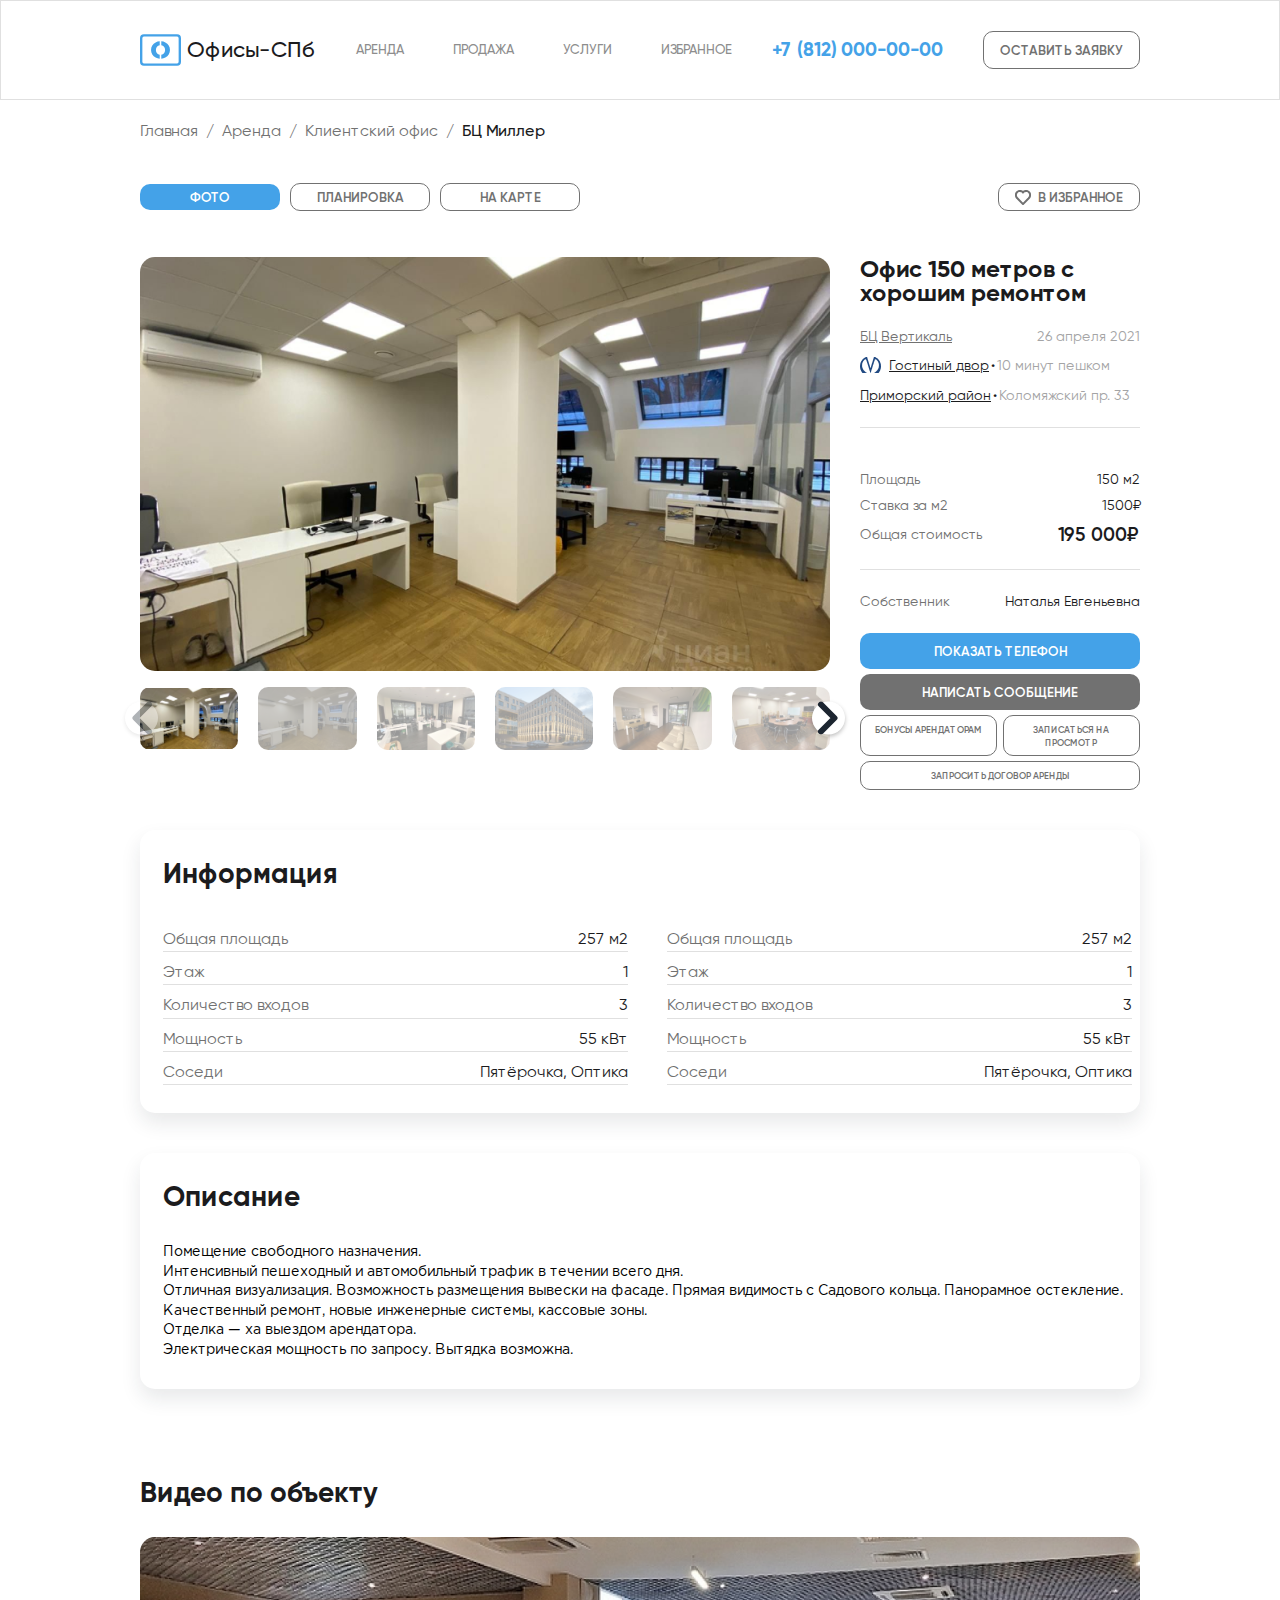
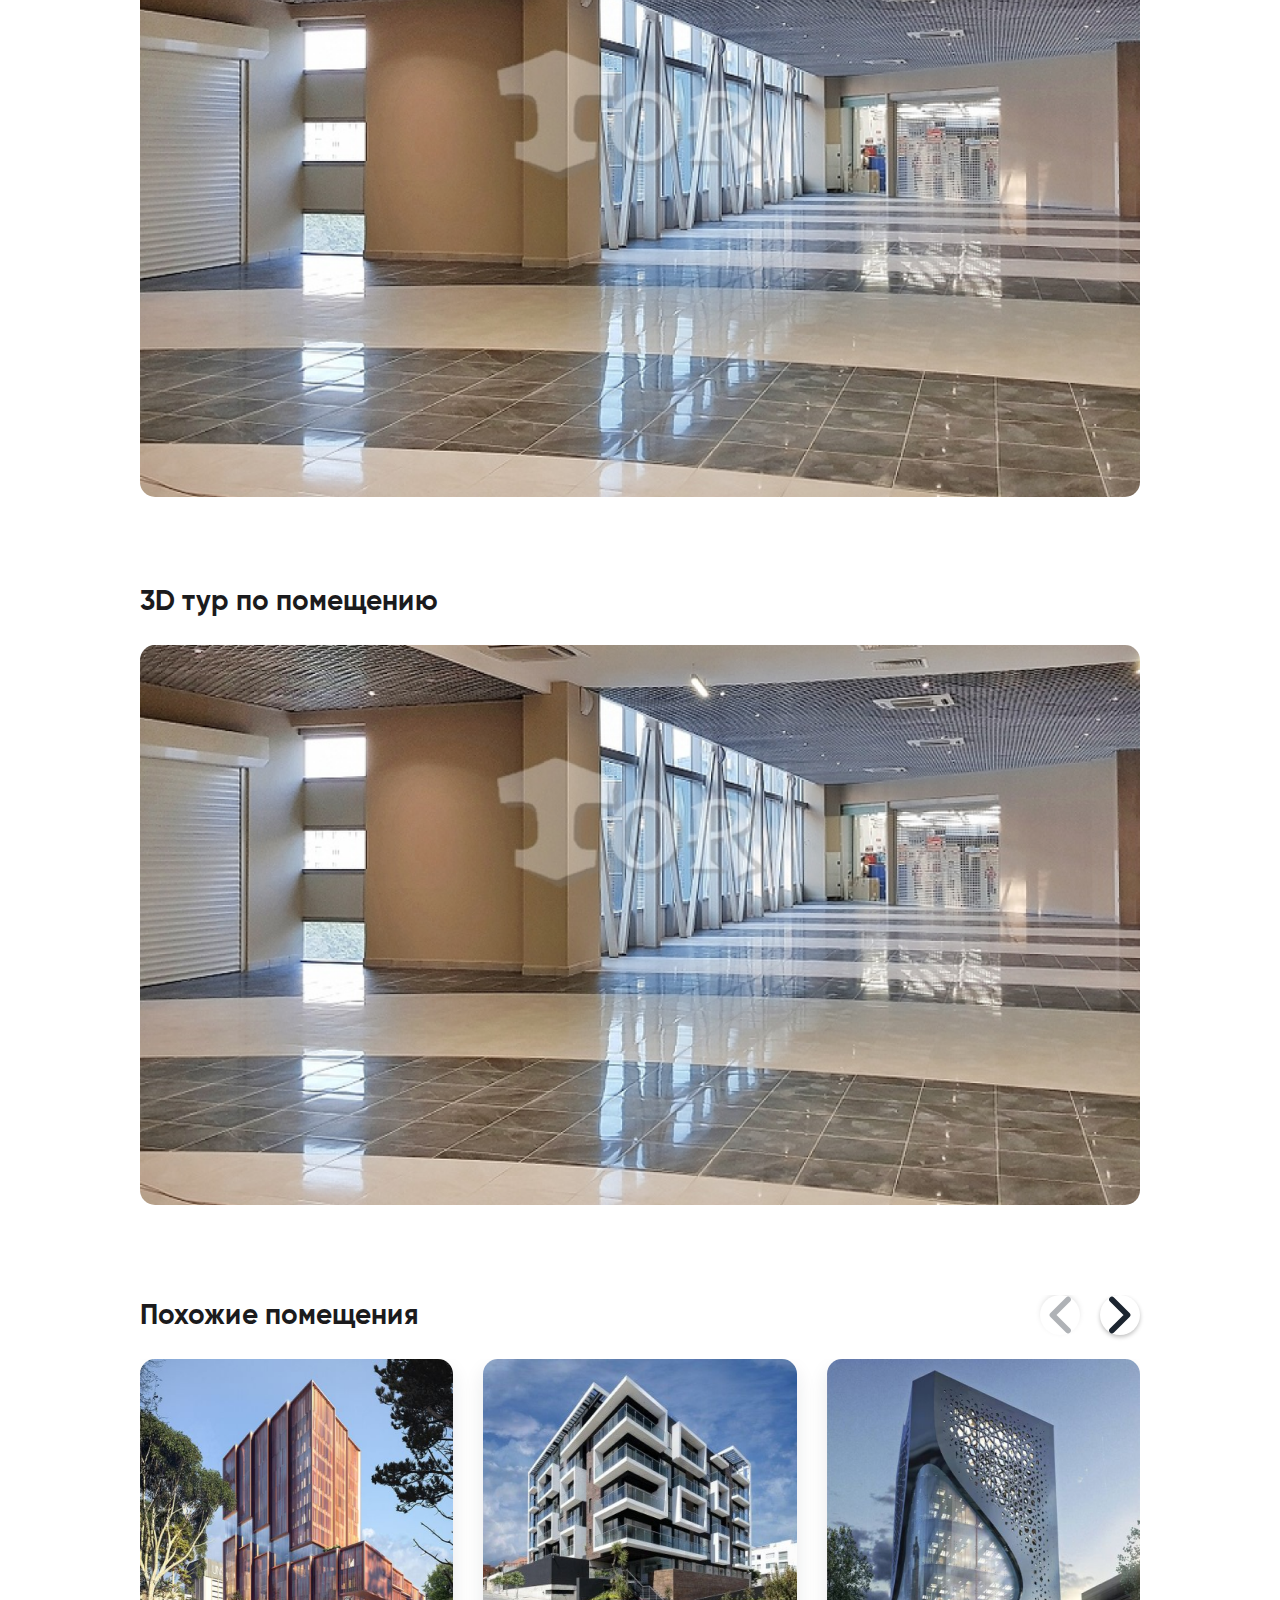
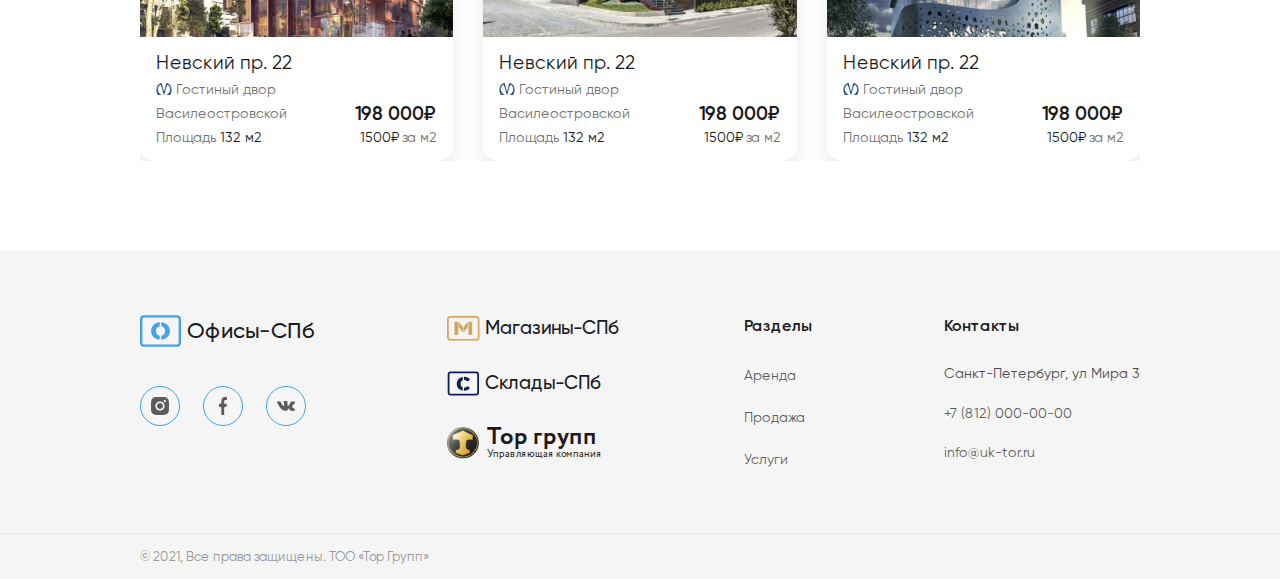
<file: house-card.html>
<!DOCTYPE html>
<html lang="ru">
<head>
    <meta charset="UTF-8">
    <meta http-equiv="X-UA-Compatible" content="IE=edge">
    <meta name="viewport" content="width=device-width, initial-scale=1.0">
    <title>Карточка помещения</title>
    <link
      rel="stylesheet"
      href="https://unpkg.com/swiper/swiper-bundle.min.css"
    />
    <link rel="stylesheet" href="css/style.css">
</head>
<body>
    <div class="wrapper">
        <header class="header">
            <div class="container">
                <div class="header__wrap">
                    <a href="#" class="logo">
                        <div class="logo__icon">
                            <svg width="52" height="40" viewBox="0 0 52 40" fill="none" xmlns="http://www.w3.org/2000/svg">
                                <rect x="1.5" y="1.5" width="49" height="37" rx="3.5" stroke="#44A2E8" stroke-width="3"/>
                                <path fill-rule="evenodd" clip-rule="evenodd" d="M25 9.03119C23.1126 9.15072 21.3894 9.61377 19.8303 10.4203C18.0206 11.3672 16.5913 12.6767 15.5424 14.3489C14.5141 16.0211 14 17.9048 14 20C14 22.0952 14.5141 23.9789 15.5424 25.6511C16.5913 27.3233 18.0206 28.6328 19.8303 29.5797C21.3894 30.3862 23.1126 30.8493 25 30.9688V25.9689C24.298 25.8602 23.6442 25.6334 23.0386 25.2885C22.1542 24.7848 21.455 24.0797 20.9409 23.1731C20.4267 22.2463 20.1697 21.1886 20.1697 20C20.1697 18.8114 20.4267 17.7637 20.9409 16.8571C21.455 15.9304 22.1542 15.2152 23.0386 14.7115C23.6442 14.3666 24.298 14.1398 25 14.0311V9.03119ZM27 25.9689C27.702 25.8602 28.3559 25.6334 28.9614 25.2885C29.8458 24.7848 30.545 24.0797 31.0591 23.1731C31.5733 22.2463 31.8303 21.1886 31.8303 20C31.8303 18.8114 31.5733 17.7637 31.0591 16.8571C30.545 15.9304 29.8458 15.2152 28.9614 14.7115C28.3559 14.3666 27.702 14.1398 27 14.0311V9.03124C28.8845 9.15083 30.5974 9.61386 32.1388 10.4203C33.9692 11.3672 35.3985 12.6767 36.4267 14.3489C37.4756 16.0211 38 17.9048 38 20C38 22.0952 37.4756 23.9789 36.4267 25.6511C35.3985 27.3233 33.9692 28.6328 32.1388 29.5797C30.5974 30.3861 28.8845 30.8492 27 30.9688V25.9689Z" fill="#44A2E8"/>
                            </svg>
                        </div>
                        <span class="logo__text">Офисы-СПб</span>                        
                    </a>
                    <nav class="main-nav">
                        <ul class="main-nav__list">
                            <li class="main-nav__item"><a href="/" class="main-nav__link">Аренда</a></li>
                            <li class="main-nav__item"><a href="/" class="main-nav__link">Продажа</a></li>
                            <li class="main-nav__item"><a href="/" class="main-nav__link">Услуги</a></li>
                            <li class="main-nav__item"><a href="/" class="main-nav__link">Избранное</a></li>
                        </ul>
                    </nav>
                    <a href="tel:+78120000000" class="phone">+7 (812) 000-00-00</a>
                    <div class="sandwich">
                        <button class="button sandwich__open-btn" type="button">
                            <span class="sandwich__line"></span>
                            <span class="sandwich__line"></span>
                            <span class="sandwich__line"></span>
                        </button>
                        <div class="sandwich__content">
                            <div class="sandwich__header">
                                <a href="#" class="button button--white sandwich__button">Оставить заявку</a>
                                <button class="sandwich__close-btn" type="button">
                                    <svg width="22" height="22" class="sandwich__close-icon" viewBox="0 0 22 22" fill="none" xmlns="http://www.w3.org/2000/svg">
                                        <path d="M1.10048 20.8985C0.709956 20.508 0.709956 19.8748 1.10048 19.4843L19.4853 1.09953C19.8758 0.709009 20.5089 0.70901 20.8995 1.09953C21.29 1.49006 21.29 2.12322 20.8995 2.51375L2.51469 20.8985C2.12417 21.289 1.491 21.289 1.10048 20.8985Z" fill="#44A2E8"/>
                                        <path d="M1.10049 1.09969C1.49101 0.709165 2.12418 0.709165 2.5147 1.09969L20.8995 19.4845C21.29 19.875 21.29 20.5082 20.8995 20.8987C20.509 21.2892 19.8758 21.2892 19.4853 20.8987L1.10049 2.5139C0.709963 2.12338 0.709964 1.49021 1.10049 1.09969Z" fill="#44A2E8"/>
                                    </svg>                                    
                                </button>
                            </div>
                            <div class="sandwich__bottom">
                                <nav class="main-nav sandwich-nav">
                                    <ul class="main-nav__list sandwich-nav__list">
                                        <li class="main-nav__item sandwich-nav__item"><a href="/" class="main-nav__link sandwich-nav__link">Аренда</a></li>
                                        <li class="main-nav__item sandwich-nav__item"><a href="/" class="main-nav__link sandwich-nav__link">Продажа</a></li>
                                        <li class="main-nav__item sandwich-nav__item"><a href="/" class="main-nav__link sandwich-nav__link">Услуги</a></li>
                                        <li class="main-nav__item sandwich-nav__item"><a href="/" class="main-nav__link sandwich-nav__link">Избранное</a></li>
                                    </ul>
                                </nav>
                                <a href="tel:+78120000000" class="phone sandwich__phone">+7 (812) 000-00-00</a>
                                <div class="social sandwich__social">
                                    <ul class="social__list">
                                        <li class="social__item">
                                            <a href="/" class="social__link">
                                                <svg width="18" height="18" class="social__item-icon" viewBox="0 0 18 18" fill="none" xmlns="http://www.w3.org/2000/svg">
                                                    <path opacity="0.7" d="M8.99758 5.99872C7.345 5.99872 5.99636 7.34738 5.99636 9C5.99636 10.6526 7.345 12.0013 8.99758 12.0013C10.6502 12.0013 11.9988 10.6526 11.9988 9C11.9988 7.34738 10.6502 5.99872 8.99758 5.99872ZM17.999 9C17.999 7.75716 18.0103 6.52558 17.9405 5.28499C17.8707 3.84402 17.5419 2.56515 16.4883 1.51144C15.4323 0.455477 14.1557 0.129006 12.7148 0.0592092C11.472 -0.0105879 10.2404 0.000669702 8.99983 0.000669702C7.75702 0.000669702 6.52546 -0.0105879 5.28489 0.0592092C3.84395 0.129006 2.5651 0.457728 1.51141 1.51144C0.455469 2.5674 0.129004 3.84402 0.0592081 5.28499C-0.0105877 6.52783 0.000669689 7.75941 0.000669689 9C0.000669689 10.2406 -0.0105877 11.4744 0.0592081 12.715C0.129004 14.156 0.45772 15.4348 1.51141 16.4886C2.56736 17.5445 3.84395 17.871 5.28489 17.9408C6.52771 18.0106 7.75927 17.9993 8.99983 17.9993C10.2426 17.9993 11.4742 18.0106 12.7148 17.9408C14.1557 17.871 15.4346 17.5423 16.4883 16.4886C17.5442 15.4326 17.8707 14.156 17.9405 12.715C18.0125 11.4744 17.999 10.2428 17.999 9ZM8.99758 13.6179C6.44215 13.6179 4.3798 11.5555 4.3798 9C4.3798 6.44452 6.44215 4.38213 8.99758 4.38213C11.553 4.38213 13.6154 6.44452 13.6154 9C13.6154 11.5555 11.553 13.6179 8.99758 13.6179ZM13.8045 5.27148C13.2078 5.27148 12.726 4.78966 12.726 4.193C12.726 3.59635 13.2078 3.11452 13.8045 3.11452C14.4011 3.11452 14.8829 3.59635 14.8829 4.193C14.8831 4.33468 14.8554 4.475 14.8012 4.60593C14.7471 4.73686 14.6677 4.85582 14.5675 4.956C14.4673 5.05618 14.3483 5.13561 14.2174 5.18975C14.0865 5.24388 13.9462 5.27166 13.8045 5.27148Z" fill="#1B1B1D"/>
                                                </svg>                                        
                                            </a>
                                        </li>
                                        <li class="social__item">
                                            <a href="/" class="social__link">
                                                <svg width="8" height="18" class="social__item-icon" viewBox="0 0 8 18" fill="none" xmlns="http://www.w3.org/2000/svg">
                                                    <path opacity="0.7" d="M6.53944 2.98872H8V0.126752C7.74804 0.0877571 6.88142 0 5.87219 0C3.76637 0 2.32379 1.49023 2.32379 4.22927V6.74997H0V9.94944H2.32379V18H5.17293V9.95019H7.40275L7.75671 6.75072H5.17222V4.54649C5.17293 3.62173 5.39422 2.98872 6.53944 2.98872Z" fill="#1B1B1D"/>
                                                </svg>                                                                                
                                            </a>
                                        </li>
                                        <li class="social__item">
                                            <a href="/" class="social__link">
                                                <svg width="22" height="12" class="social__item-icon" viewBox="0 0 22 12" fill="none" xmlns="http://www.w3.org/2000/svg">
                                                    <path opacity="0.7" d="M21.8039 10.7032C21.7448 10.6086 21.379 9.84873 19.6189 8.28705C17.7763 6.65178 18.0238 6.91731 20.2432 4.0897C21.5949 2.36766 22.1353 1.31602 21.9662 0.866413C21.8053 0.437826 20.8111 0.55092 20.8111 0.55092L17.5053 0.569319C17.5053 0.569319 17.2605 0.537755 17.0777 0.641571C16.9003 0.744117 16.7861 0.980776 16.7861 0.980776C16.7861 0.980776 16.2623 2.31373 15.5637 3.4469C14.091 5.83807 13.5011 5.96425 13.2604 5.8157C12.7007 5.46999 12.841 4.42494 12.841 3.68347C12.841 1.3659 13.2081 0.399757 12.1246 0.149933C11.7643 0.0671344 11.5003 0.011935 10.5804 0.00273516C9.40046 -0.00908191 8.40077 0.00670096 7.83562 0.27088C7.45883 0.447025 7.16869 0.840081 7.34608 0.862446C7.56476 0.890046 8.05978 0.989975 8.32242 1.33172C8.66207 1.77212 8.64969 2.76333 8.64969 2.76333C8.64969 2.76333 8.84495 5.49101 8.19455 5.83014C7.74763 6.06283 7.1357 5.58832 5.82245 3.41795C5.15003 2.30714 4.6413 1.07801 4.6413 1.07801C4.6413 1.07801 4.54367 0.849281 4.36903 0.727065C4.15724 0.578519 3.86021 0.531172 3.86021 0.531172L0.716739 0.549573C0.716739 0.549573 0.245061 0.562737 0.0718267 0.758631C-0.0822145 0.933428 0.0594467 1.29365 0.0594467 1.29365C0.0594467 1.29365 2.52087 6.79771 5.30682 9.57273C7.86312 12.1163 10.7646 11.9494 10.7646 11.9494H12.0791C12.0791 11.9494 12.4766 11.9074 12.6787 11.6984C12.8657 11.5064 12.8589 11.1462 12.8589 11.1462C12.8589 11.1462 12.8327 9.45964 13.6523 9.21124C14.4595 8.96673 15.4963 10.8413 16.595 11.5629C17.4256 12.1085 18.0568 11.9889 18.0568 11.9889L20.9953 11.9494C20.9953 11.9494 22.5327 11.8587 21.8039 10.7032Z" fill="#1B1B1D"/>
                                                </svg>                                                                                
                                            </a>
                                        </li>
                                    </ul>
                                </div>
                                <div class="others">
                                    <ul class="others__list">
                                        <li class="others__item">
                                            <a href="/" class="others__link">
                                                <img src="images/others-img1.png" alt="" class="others__img">
                                                <span class="others__text">Магазины-СПб</span>                                            
                                            </a>
                                        </li>
                                        <li class="others__item">
                                            <a href="/" class="others__link">
                                                <div class="others__img">
                                                    <svg width="43" height="34" viewBox="0 0 43 34" fill="none" xmlns="http://www.w3.org/2000/svg">
                                                        <rect x="1.22961" y="1.83826" width="40.1674" height="30.3305" rx="2.8691" stroke="#0C2052" stroke-width="2.45923"/>
                                                        <path fill-rule="evenodd" clip-rule="evenodd" d="M20.4936 8.1308C19.3169 8.31405 18.2232 8.67164 17.2122 9.20356C15.6874 9.99777 14.4869 11.1114 13.6106 12.5445C12.7343 13.9775 12.2961 15.6005 12.2961 17.4134C12.2961 19.2263 12.7343 20.8492 13.6106 22.2823C14.4869 23.7153 15.6874 24.8376 17.2122 25.6491C18.2232 26.1697 19.3169 26.5197 20.4936 26.699V22.1824C20.3243 22.1124 20.1594 22.0335 19.9989 21.9456C19.2277 21.514 18.6231 20.9097 18.1849 20.1327C17.7643 19.3385 17.554 18.432 17.554 17.4134C17.554 16.3947 17.7643 15.4969 18.1849 14.7199C18.6231 13.9257 19.2277 13.3128 19.9989 12.8811C20.1594 12.7933 20.3243 12.7143 20.4936 12.6444V8.1308ZM22.133 22.5706V26.8375C22.2274 26.8394 22.3222 26.8404 22.4175 26.8404C24.1 26.8404 25.616 26.5469 26.9655 25.9599C28.315 25.3728 29.4366 24.5268 30.3305 23.4218L27.018 20.4694C25.8263 21.8852 24.3804 22.5931 22.6803 22.5931C22.4943 22.5931 22.3118 22.5856 22.133 22.5706ZM22.133 12.2561V7.9893C22.2274 7.98732 22.3222 7.98633 22.4175 7.98633C24.1 7.98633 25.616 8.27984 26.9655 8.86688C28.315 9.45391 29.4366 10.2999 30.3305 11.4049L27.018 14.3573C25.8263 12.9416 24.3804 12.2337 22.6803 12.2337C22.4943 12.2337 22.3118 12.2412 22.133 12.2561Z" fill="#0C2052"/>
                                                    </svg>                                                
                                                </div>
                                                <span class="others__text">Склады-СПб</span>                                            
                                            </a>
                                        </li>
        
                                        <li class="others__item">
                                            <a href="/" class="others__link">
                                                <img src="images/others-img2.png" alt="" class="others__img others__img--top">
                                                <div class="others__info">
                                                    <span class="others__text others__text--top">Тор групп</span>
                                                    <span class="others__desc">Управляющая компания</span> 
                                                </div>
                                                   
                                            </a>
                                        </li>
                                    </ul>
                                </div> 
                            </div>
                        </div>
                    </div>
                    <a href="#" class="button button--white header__button">Оставить заявку</a>
                </div>
            </div>
        </header>
        <div class="main">
            <div class="breadcrumbs">
                <div class="container">
                    <div class="breadcrumbs__wrap">
                        <a href="#" class="breadcrumbs__link">Главная</a>
                        <a href="#" class="breadcrumbs__link">Аренда</a>
                        <a href="#" class="breadcrumbs__link">Клиентский офис</a>
                        <span class="breadcrumbs__active">БЦ Миллер</span>
                    </div>
                </div>
            </div>
            <div class="card">
                <div class="container">
                    <div class="card__wrap">
                        <div class="card-main">
                            <div class="card-main__header">
                                <div class="card-main__header-left">
                                    <button class="button button--white card-main__header-button card-main__header-button--active">Фото</button>
                                    <button class="button button--white card-main__header-button">Планировка</button>
                                    <button class="button button--white card-main__header-button">На карте</button>
                                </div>
                                <button class="button button--white card-main__header-button card-main__header-button-right">
                                    <svg width="16" height="15" viewBox="0 0 16 15" fill="none" xmlns="http://www.w3.org/2000/svg">
                                        <path d="M13.9292 7.97754L8.00636 14.1176L2.08351 7.97754C1.69284 7.57962 1.38512 7.10134 1.17972 6.57282C0.974316 6.0443 0.875687 5.47699 0.890041 4.90661C0.904395 4.33623 1.03142 3.77514 1.26312 3.25867C1.49482 2.7422 1.82617 2.28154 2.23631 1.9057C2.64644 1.52985 3.12649 1.24697 3.6462 1.07486C4.16592 0.902756 4.71405 0.84515 5.25608 0.905673C5.79811 0.966195 6.3223 1.14354 6.79563 1.42653C7.26897 1.70952 7.6812 2.09203 8.00636 2.54998C8.33294 2.09536 8.74564 1.71619 9.21865 1.4362C9.69166 1.15621 10.2148 0.98143 10.7553 0.922799C11.2958 0.864167 11.8421 0.922946 12.3599 1.09546C12.8777 1.26797 13.3559 1.55049 13.7646 1.92536C14.1733 2.30022 14.5037 2.75935 14.7351 3.274C14.9664 3.78866 15.0938 4.34777 15.1093 4.91634C15.1247 5.48491 15.0279 6.05069 14.8249 6.57829C14.6218 7.10588 14.3169 7.58393 13.9292 7.9825" stroke="#717171" stroke-width="2" stroke-linecap="round" stroke-linejoin="round"/>
                                    </svg>
                                    <span>В избранное</span>
                                </button>
                            </div>
                            <div class="card-main__body">
                                <div class="card-main__left">
                                    <div style="--swiper-navigation-color: #fff; --swiper-pagination-color: #fff" class="swiper house-main-swiper2">
                                        <div class="swiper-wrapper">
                                            <div class="swiper-slide">
                                                <img src="images/card-swiper-img1.png" alt="">
                                            </div>
                                            <div class="swiper-slide">
                                                <img src="images/card-swiper-img2.png" alt="">
                                            </div>
                                            <div class="swiper-slide">
                                                <img src="images/card-swiper-img3.png" alt="">
                                            </div>
                                            <div class="swiper-slide">
                                                <img src="images/card-swiper-img4.png" alt="">
                                            </div>
                                            <div class="swiper-slide">
                                                <img src="images/card-swiper-img5.png" alt="">
                                            </div>
                                            <div class="swiper-slide">
                                                <img src="images/card-swiper-img6.png" alt="">
                                            </div>
                                            <div class="swiper-slide">
                                                <img src="images/card-swiper-img7.png" alt="">
                                            </div>
                                            <div class="swiper-slide">
                                                <img src="images/card-swiper-img1.png" alt="">
                                            </div>
                                            <div class="swiper-slide">
                                                <img src="images/card-swiper-img2.png" alt="">
                                            </div>
                                            <div class="swiper-slide">
                                                <img src="images/card-swiper-img3.png" alt="">
                                            </div>
                                        </div>
                                        </div>
                                        <div class="swiper-small">
                                            <div thumbsSlider="" class="swiper house-main-swiper">
                                                <div class="swiper-wrapper">
                                                    <div class="swiper-slide">
                                                        <img src="images/card-swiper-img1.png" alt="">
                                                    </div>
                                                    <div class="swiper-slide">
                                                        <img src="images/card-swiper-img2.png" alt="">
                                                    </div>
                                                    <div class="swiper-slide">
                                                        <img src="images/card-swiper-img3.png" alt="">
                                                    </div>
                                                    <div class="swiper-slide">
                                                        <img src="images/card-swiper-img4.png" alt="">
                                                    </div>
                                                    <div class="swiper-slide">
                                                        <img src="images/card-swiper-img5.png" alt="">
                                                    </div>
                                                    <div class="swiper-slide">
                                                        <img src="images/card-swiper-img6.png" alt="">
                                                    </div>
                                                    <div class="swiper-slide">
                                                        <img src="images/card-swiper-img7.png" alt="">
                                                    </div>
                                                    <div class="swiper-slide">
                                                        <img src="images/card-swiper-img1.png" alt="">
                                                    </div>
                                                    <div class="swiper-slide">
                                                        <img src="images/card-swiper-img2.png" alt="">
                                                    </div>
                                                    <div class="swiper-slide">
                                                        <img src="images/card-swiper-img3.png" alt="">
                                                    </div>
                                                </div>
                                                <div class="swiper-button swiper-button-next">
                                                    <svg width="7" height="11" viewBox="0 0 7 11" fill="none" xmlns="http://www.w3.org/2000/svg">
                                                        <path d="M1 1L5.5 5.5L1 10" stroke="#1C2530" stroke-width="2" stroke-linecap="round" stroke-linejoin="round"/>
                                                    </svg>                                            
                                                </div>
                                                <div class="swiper-button swiper-button-prev">
                                                    <svg width="7" height="11" viewBox="0 0 7 11" fill="none" xmlns="http://www.w3.org/2000/svg">
                                                        <path d="M1 1L5.5 5.5L1 10" stroke="#1C2530" stroke-width="2" stroke-linecap="round" stroke-linejoin="round"/>
                                                    </svg>  
                                                </div>
                                                
                                            </div>
                                        </div>
                                </div>
                                <div class="card-main__right">
                                    <div class="card-desc">
                                        <div class="card-desc__header">
                                            <span class="card-desc__title">Офис 150 метров с хорошим ремонтом</span>
                                            <div class="card-desc__header-right">
                                                <span class="advert-item__info-day card-desc__day card-desc__day--dublicate">26 апреля 2021</span>
                                                <button class="button button--white button--padding card-main__header-button card-main__header-button-right card-main__header-button-right--dublicate">
                                                    <svg width="16" height="15" viewBox="0 0 16 15" fill="none" xmlns="http://www.w3.org/2000/svg">
                                                        <path d="M13.9292 7.97754L8.00636 14.1176L2.08351 7.97754C1.69284 7.57962 1.38512 7.10134 1.17972 6.57282C0.974316 6.0443 0.875687 5.47699 0.890041 4.90661C0.904395 4.33623 1.03142 3.77514 1.26312 3.25867C1.49482 2.7422 1.82617 2.28154 2.23631 1.9057C2.64644 1.52985 3.12649 1.24697 3.6462 1.07486C4.16592 0.902756 4.71405 0.84515 5.25608 0.905673C5.79811 0.966195 6.3223 1.14354 6.79563 1.42653C7.26897 1.70952 7.6812 2.09203 8.00636 2.54998C8.33294 2.09536 8.74564 1.71619 9.21865 1.4362C9.69166 1.15621 10.2148 0.98143 10.7553 0.922799C11.2958 0.864167 11.8421 0.922946 12.3599 1.09546C12.8777 1.26797 13.3559 1.55049 13.7646 1.92536C14.1733 2.30022 14.5037 2.75935 14.7351 3.274C14.9664 3.78866 15.0938 4.34777 15.1093 4.91634C15.1247 5.48491 15.0279 6.05069 14.8249 6.57829C14.6218 7.10588 14.3169 7.58393 13.9292 7.9825" stroke="#717171" stroke-width="2" stroke-linecap="round" stroke-linejoin="round"/>
                                                    </svg>
                                                    <span>В избранное</span>
                                                </button>
                                            </div>
                                        </div>
                                        <div class="card-desc__list">
                                            <div class="card-desc__group">
                                                <div class="advert-item__info-header card-desc__header">
                                                    <a href="#" class="advert-item__info-center card-desc__center">БЦ Вертикаль</a>
                                                    <span class="advert-item__info-day card-desc__day">26 апреля 2021</span>
                                                </div>
                                                <div class="advert-item__info-flex card-desc__info">
                                                    <div class="advert-item__info-column">
                                                        <div class="advert-item__info-group card-desc__info-group">
                                                            <img src="images/metro-blue.png" alt="" class="advert-item__info-icon">
                                                            <a href="#" class="advert-item__info-link">Гостиный двор</a>
                                                            <span class="advert-item__info-desc">10 минут пешком</span>
                                                        </div>
                                                        <div class="advert-item__info-group card-desc__info-group">
                                                            <a href="#" class="advert-item__info-link">Приморский район</a>
                                                            <span class="advert-item__info-desc">Коломяжский пр. 33</span>
                                                        </div>
                                                    </div> 
                                                </div>
                                            </div>
                                            <div class="card-desc__right">
                                                <div class="card-desc__group">
                                                    <ul class="advert-item__specifications-list card-desc__specification-list">
                                                        <li class="advert-item__specifications-item">
                                                            <span class="advert-item__specifications-category card-desc__specification-category">Площадь</span>
                                                            <span class="advert-item__specifications-value">150 м2</span>
                                                        </li>
                                                        <li class="advert-item__specifications-item">
                                                            <span class="advert-item__specifications-category card-desc__specification-category">Ставка за м2</span>
                                                            <span class="advert-item__specifications-value">1500₽</span>
                                                        </li>
                                                        <li class="advert-item__specifications-item">
                                                            <span class="advert-item__specifications-category card-desc__specification-category">Общая стоимость</span>
                                                            <span class="advert-item__specifications-value"><span class="advert-item__specifications-price">195 000₽</span></span>
                                                        </li>
                                                    </ul>
                                                </div>
                                                <div class="card-desc__group">
                                                    <ul class="advert-item__specifications-list card-desc__specification-list">
                                                        <li class="advert-item__specifications-item">
                                                            <span class="advert-item__specifications-category card-desc__specification-category">Собственник</span>
                                                            <span class="advert-item__specifications-value">Наталья Евгеньевна</span>
                                                        </li>
                                                    </ul>
                                                </div>
                                            </div>
                                        </div>
                                        <div class="card-desc__buttons">
                                            <a href="#" class="button card-desc__button">Показать телефон</a>
                                            <a href="#popup-message" class="button button--grey card-desc__button popup-link">Написать сообщение</a>
                                            <a href="#popup-bonuses" class="button button--white card-desc__button card-desc__button--two card-desc__button--padding popup-link">Бонусы арендаторам</a>
                                            <a href="#popup-scan" class="button button--white card-desc__button card-desc__button--two card-desc__button--padding popup-link">Записаться на просмотр</a>
                                            <a href="#popup-contract" class="button button--white card-desc__button card-desc__button--padding popup-link">Запросить договор аренды</a>
                                        </div>
                                    </div>
                                </div>
                            </div>
                        </div>
                        <div class="card-info">
                            <h3 class="title card-info__title">Информация</h3>
                            <div class="card-info__list">
                                <div class="card-info__list-flex">
                                    <div class="card-info__item">
                                        <span class="card-info__item-category">Общая площадь</span>
                                        <span class="card-info__item-value">257 м2</span>
                                    </div>
                                    <div class="card-info__item">
                                        <span class="card-info__item-category">Этаж</span>
                                        <span class="card-info__item-value">1</span>
                                    </div>
                                    <div class="card-info__item">
                                        <span class="card-info__item-category">Количество входов</span>
                                        <span class="card-info__item-value">3</span>
                                    </div>
                                    <div class="card-info__item">
                                        <span class="card-info__item-category">Мощность</span>
                                        <span class="card-info__item-value">55 кВт</span>
                                    </div>
                                    <div class="card-info__item">
                                        <span class="card-info__item-category">Соседи</span>
                                        <span class="card-info__item-value">Пятёрочка, Оптика</span>
                                    </div>
                                </div>
                                <div class="card-info__list-flex">
                                    <div class="card-info__item">
                                        <span class="card-info__item-category">Общая площадь</span>
                                        <span class="card-info__item-value">257 м2</span>
                                    </div>
                                    <div class="card-info__item">
                                        <span class="card-info__item-category">Этаж</span>
                                        <span class="card-info__item-value">1</span>
                                    </div>
                                    <div class="card-info__item">
                                        <span class="card-info__item-category">Количество входов</span>
                                        <span class="card-info__item-value">3</span>
                                    </div>
                                    <div class="card-info__item">
                                        <span class="card-info__item-category">Мощность</span>
                                        <span class="card-info__item-value">55 кВт</span>
                                    </div>
                                    <div class="card-info__item">
                                        <span class="card-info__item-category">Соседи</span>
                                        <span class="card-info__item-value">Пятёрочка, Оптика</span>
                                    </div>
                                </div>
                            </div>
                        </div>
                        <div class="card-description">
                            <h3 class="title card-description__title">Описание</h3>
                            <p class="card-description__text">Помещение свободного назначения.<br>
                                Интенсивный пешеходный и автомобильный трафик в течении всего дня.<br>
                                Отличная визуализация. Возможность размещения вывески на фасаде. Прямая видимость с Садового кольца. Панорамное остекление. Качественный ремонт, новые инженерные системы, кассовые зоны.<br>
                                Отделка — ха выездом арендатора.<br>
                                Электрическая мощность по запросу. Вытядка возможна.</p>
                        </div>
                    </div>
                </div>
            </div>
            <div class="frame">
                <div class="container">
                    <div class="frame__wrap">
                        <div class="frame__group">
                            <h3 class="title frame__title">Видео по объекту</h3>
                            <div class="frame__img">
                                <img src="images/frame-img.png" alt="">
                            </div>
                        </div>
                    </div>
                </div>
            </div>
            <div class="frame">
                <div class="container">
                    <div class="frame__wrap">
                        <div class="frame__group">
                            <h3 class="title frame__title">3D тур по помещению</h3>
                            <div class="frame__img">
                                <img src="images/frame-img.png" alt="">
                            </div>
                        </div>
                    </div>
                </div>
            </div>
            <div class="similar">
                <div class="container">
                    <div class="similar__wrap">
                        <div class="similar__header">
                            <h3 class="title similar__title">Похожие помещения</h3>
                            <div class="similar__header-right">
                                <div class="swiper-button swiper-button-prev">
                                    <svg width="8" height="14" viewBox="0 0 8 14" fill="none" xmlns="http://www.w3.org/2000/svg">
                                        <path d="M1.18164 1.54547L6.63619 7.00002L1.18164 12.4546" stroke="#1C2530" stroke-width="2" stroke-linecap="round" stroke-linejoin="round"/>
                                    </svg>
                                </div>
                                <div class="swiper-button swiper-button-next">
                                    <svg width="8" height="14" viewBox="0 0 8 14" fill="none" xmlns="http://www.w3.org/2000/svg">
                                        <path d="M1.18164 1.54547L6.63619 7.00002L1.18164 12.4546" stroke="#1C2530" stroke-width="2" stroke-linecap="round" stroke-linejoin="round"/>
                                    </svg>                    
                                </div>
                            </div>
                        </div>
                        <div class="similar__body">
                            <div class="swiper house-card-swiper">
                                <div class="swiper-wrapper">
                                    <div class="swiper-slide">
                                        <a href="#" class="similar-item">
                                            <div class="similar-item__img">
                                                <img src="images/similar-item-img1.png" alt="">
                                            </div>
                                            <div class="similar-item__info">
                                                <span class="similar-item__name">Невский пр. 22</span>
                                                <div class="similar-item__metro">
                                                    <img src="images/similar-item-metro.png" alt="" class="similar-item__metro-icon">
                                                    <span class="similar-item__metro-text">Гостиный двор</span>
                                                </div>
                                                <ul class="similar-item__list">
                                                    <li class="similar-item__elem">
                                                        <span class="similar-item__elem-category">Василеостровской</span>
                                                        <span class="similar-item__elem-price">198 000₽</span>
                                                    </li>
                                                    <li class="similar-item__elem">
                                                        <span class="similar-item__elem-category">Площадь <span class="similar-item__elem-category similar-item__elem-category--black">132 м2</span></span>
                                                        <span class="similar-item__elem-category"><span class="similar-item__elem-category similar-item__elem-category--black">1500₽</span> за м2</span>
                                                    </li>
                                                </ul>
                                            </div>
                                        </a>
                                    </div>
                                    <div class="swiper-slide">
                                        <a href="#" class="similar-item">
                                            <div class="similar-item__img">
                                                <img src="images/similar-item-img2.png" alt="">
                                            </div>
                                            <div class="similar-item__info">
                                                <span class="similar-item__name">Невский пр. 22</span>
                                                <div class="similar-item__metro">
                                                    <img src="images/similar-item-metro.png" alt="" class="similar-item__metro-icon">
                                                    <span class="similar-item__metro-text">Гостиный двор</span>
                                                </div>
                                                <ul class="similar-item__list">
                                                    <li class="similar-item__elem">
                                                        <span class="similar-item__elem-category">Василеостровской</span>
                                                        <span class="similar-item__elem-price">198 000₽</span>
                                                    </li>
                                                    <li class="similar-item__elem">
                                                        <span class="similar-item__elem-category">Площадь <span class="similar-item__elem-category similar-item__elem-category--black">132 м2</span></span>
                                                        <span class="similar-item__elem-category"><span class="similar-item__elem-category similar-item__elem-category--black">1500₽</span> за м2</span>
                                                    </li>
                                                </ul>
                                            </div>
                                        </a>
                                    </div>
                                    <div class="swiper-slide">
                                        <a href="#" class="similar-item">
                                            <div class="similar-item__img">
                                                <img src="images/similar-item-img3.png" alt="">
                                            </div>
                                            <div class="similar-item__info">
                                                <span class="similar-item__name">Невский пр. 22</span>
                                                <div class="similar-item__metro">
                                                    <img src="images/similar-item-metro.png" alt="" class="similar-item__metro-icon">
                                                    <span class="similar-item__metro-text">Гостиный двор</span>
                                                </div>
                                                <ul class="similar-item__list">
                                                    <li class="similar-item__elem">
                                                        <span class="similar-item__elem-category">Василеостровской</span>
                                                        <span class="similar-item__elem-price">198 000₽</span>
                                                    </li>
                                                    <li class="similar-item__elem">
                                                        <span class="similar-item__elem-category">Площадь <span class="similar-item__elem-category similar-item__elem-category--black">132 м2</span></span>
                                                        <span class="similar-item__elem-category"><span class="similar-item__elem-category similar-item__elem-category--black">1500₽</span> за м2</span>
                                                    </li>
                                                </ul>
                                            </div>
                                        </a>
                                    </div>
                                    <div class="swiper-slide">
                                        <a href="#" class="similar-item">
                                            <div class="similar-item__img">
                                                <img src="images/similar-item-img1.png" alt="">
                                            </div>
                                            <div class="similar-item__info">
                                                <span class="similar-item__name">Невский пр. 22</span>
                                                <div class="similar-item__metro">
                                                    <img src="images/similar-item-metro.png" alt="" class="similar-item__metro-icon">
                                                    <span class="similar-item__metro-text">Гостиный двор</span>
                                                </div>
                                                <ul class="similar-item__list">
                                                    <li class="similar-item__elem">
                                                        <span class="similar-item__elem-category">Василеостровской</span>
                                                        <span class="similar-item__elem-price">198 000₽</span>
                                                    </li>
                                                    <li class="similar-item__elem">
                                                        <span class="similar-item__elem-category">Площадь <span class="similar-item__elem-category similar-item__elem-category--black">132 м2</span></span>
                                                        <span class="similar-item__elem-category"><span class="similar-item__elem-category similar-item__elem-category--black">1500₽</span> за м2</span>
                                                    </li>
                                                </ul>
                                            </div>
                                        </a>
                                    </div>
                                    <div class="swiper-slide">
                                        <a href="#" class="similar-item">
                                            <div class="similar-item__img">
                                                <img src="images/similar-item-img2.png" alt="">
                                            </div>
                                            <div class="similar-item__info">
                                                <span class="similar-item__name">Невский пр. 22</span>
                                                <div class="similar-item__metro">
                                                    <img src="images/similar-item-metro.png" alt="" class="similar-item__metro-icon">
                                                    <span class="similar-item__metro-text">Гостиный двор</span>
                                                </div>
                                                <ul class="similar-item__list">
                                                    <li class="similar-item__elem">
                                                        <span class="similar-item__elem-category">Василеостровской</span>
                                                        <span class="similar-item__elem-price">198 000₽</span>
                                                    </li>
                                                    <li class="similar-item__elem">
                                                        <span class="similar-item__elem-category">Площадь <span class="similar-item__elem-category similar-item__elem-category--black">132 м2</span></span>
                                                        <span class="similar-item__elem-category"><span class="similar-item__elem-category similar-item__elem-category--black">1500₽</span> за м2</span>
                                                    </li>
                                                </ul>
                                            </div>
                                        </a>
                                    </div>
                                    <div class="swiper-slide">
                                        <a href="#" class="similar-item">
                                            <div class="similar-item__img">
                                                <img src="images/similar-item-img3.png" alt="">
                                            </div>
                                            <div class="similar-item__info">
                                                <span class="similar-item__name">Невский пр. 22</span>
                                                <div class="similar-item__metro">
                                                    <img src="images/similar-item-metro.png" alt="" class="similar-item__metro-icon">
                                                    <span class="similar-item__metro-text">Гостиный двор</span>
                                                </div>
                                                <ul class="similar-item__list">
                                                    <li class="similar-item__elem">
                                                        <span class="similar-item__elem-category">Василеостровской</span>
                                                        <span class="similar-item__elem-price">198 000₽</span>
                                                    </li>
                                                    <li class="similar-item__elem">
                                                        <span class="similar-item__elem-category">Площадь <span class="similar-item__elem-category similar-item__elem-category--black">132 м2</span></span>
                                                        <span class="similar-item__elem-category"><span class="similar-item__elem-category similar-item__elem-category--black">1500₽</span> за м2</span>
                                                    </li>
                                                </ul>
                                            </div>
                                        </a>
                                    </div>
                                    <div class="swiper-slide">
                                        <a href="#" class="similar-item">
                                            <div class="similar-item__img">
                                                <img src="images/similar-item-img1.png" alt="">
                                            </div>
                                            <div class="similar-item__info">
                                                <span class="similar-item__name">Невский пр. 22</span>
                                                <div class="similar-item__metro">
                                                    <img src="images/similar-item-metro.png" alt="" class="similar-item__metro-icon">
                                                    <span class="similar-item__metro-text">Гостиный двор</span>
                                                </div>
                                                <ul class="similar-item__list">
                                                    <li class="similar-item__elem">
                                                        <span class="similar-item__elem-category">Василеостровской</span>
                                                        <span class="similar-item__elem-price">198 000₽</span>
                                                    </li>
                                                    <li class="similar-item__elem">
                                                        <span class="similar-item__elem-category">Площадь <span class="similar-item__elem-category similar-item__elem-category--black">132 м2</span></span>
                                                        <span class="similar-item__elem-category"><span class="similar-item__elem-category similar-item__elem-category--black">1500₽</span> за м2</span>
                                                    </li>
                                                </ul>
                                            </div>
                                        </a>
                                    </div>
                                    <div class="swiper-slide">
                                        <a href="#" class="similar-item">
                                            <div class="similar-item__img">
                                                <img src="images/similar-item-img2.png" alt="">
                                            </div>
                                            <div class="similar-item__info">
                                                <span class="similar-item__name">Невский пр. 22</span>
                                                <div class="similar-item__metro">
                                                    <img src="images/similar-item-metro.png" alt="" class="similar-item__metro-icon">
                                                    <span class="similar-item__metro-text">Гостиный двор</span>
                                                </div>
                                                <ul class="similar-item__list">
                                                    <li class="similar-item__elem">
                                                        <span class="similar-item__elem-category">Василеостровской</span>
                                                        <span class="similar-item__elem-price">198 000₽</span>
                                                    </li>
                                                    <li class="similar-item__elem">
                                                        <span class="similar-item__elem-category">Площадь <span class="similar-item__elem-category similar-item__elem-category--black">132 м2</span></span>
                                                        <span class="similar-item__elem-category"><span class="similar-item__elem-category similar-item__elem-category--black">1500₽</span> за м2</span>
                                                    </li>
                                                </ul>
                                            </div>
                                        </a>
                                    </div>
                                    <div class="swiper-slide">
                                        <a href="#" class="similar-item">
                                            <div class="similar-item__img">
                                                <img src="images/similar-item-img3.png" alt="">
                                            </div>
                                            <div class="similar-item__info">
                                                <span class="similar-item__name">Невский пр. 22</span>
                                                <div class="similar-item__metro">
                                                    <img src="images/similar-item-metro.png" alt="" class="similar-item__metro-icon">
                                                    <span class="similar-item__metro-text">Гостиный двор</span>
                                                </div>
                                                <ul class="similar-item__list">
                                                    <li class="similar-item__elem">
                                                        <span class="similar-item__elem-category">Василеостровской</span>
                                                        <span class="similar-item__elem-price">198 000₽</span>
                                                    </li>
                                                    <li class="similar-item__elem">
                                                        <span class="similar-item__elem-category">Площадь <span class="similar-item__elem-category similar-item__elem-category--black">132 м2</span></span>
                                                        <span class="similar-item__elem-category"><span class="similar-item__elem-category similar-item__elem-category--black">1500₽</span> за м2</span>
                                                    </li>
                                                </ul>
                                            </div>
                                        </a>
                                    </div>
                                </div>
                            </div>
                        </div>
                    </div>
                </div>
                
            </div>
        </div>
        
        <footer class="footer">
            <div class="footer__top">
                <div class="container">
                    <div class="footer__wrap">
                        <div class="footer__left">
                            <div class="footer__group">
                                <a href="#" class="logo footer__logo">
                                    <div class="logo__icon">
                                        <svg width="52" height="40" viewBox="0 0 52 40" fill="none" xmlns="http://www.w3.org/2000/svg">
                                            <rect x="1.5" y="1.5" width="49" height="37" rx="3.5" stroke="#44A2E8" stroke-width="3"/>
                                            <path fill-rule="evenodd" clip-rule="evenodd" d="M25 9.03119C23.1126 9.15072 21.3894 9.61377 19.8303 10.4203C18.0206 11.3672 16.5913 12.6767 15.5424 14.3489C14.5141 16.0211 14 17.9048 14 20C14 22.0952 14.5141 23.9789 15.5424 25.6511C16.5913 27.3233 18.0206 28.6328 19.8303 29.5797C21.3894 30.3862 23.1126 30.8493 25 30.9688V25.9689C24.298 25.8602 23.6442 25.6334 23.0386 25.2885C22.1542 24.7848 21.455 24.0797 20.9409 23.1731C20.4267 22.2463 20.1697 21.1886 20.1697 20C20.1697 18.8114 20.4267 17.7637 20.9409 16.8571C21.455 15.9304 22.1542 15.2152 23.0386 14.7115C23.6442 14.3666 24.298 14.1398 25 14.0311V9.03119ZM27 25.9689C27.702 25.8602 28.3559 25.6334 28.9614 25.2885C29.8458 24.7848 30.545 24.0797 31.0591 23.1731C31.5733 22.2463 31.8303 21.1886 31.8303 20C31.8303 18.8114 31.5733 17.7637 31.0591 16.8571C30.545 15.9304 29.8458 15.2152 28.9614 14.7115C28.3559 14.3666 27.702 14.1398 27 14.0311V9.03124C28.8845 9.15083 30.5974 9.61386 32.1388 10.4203C33.9692 11.3672 35.3985 12.6767 36.4267 14.3489C37.4756 16.0211 38 17.9048 38 20C38 22.0952 37.4756 23.9789 36.4267 25.6511C35.3985 27.3233 33.9692 28.6328 32.1388 29.5797C30.5974 30.3861 28.8845 30.8492 27 30.9688V25.9689Z" fill="#44A2E8"/>
                                        </svg>
                                    </div>
                                    <span class="logo__text">Офисы-СПб</span>                        
                                </a>
                                <div class="social footer__social">
                                    <ul class="social__list">
                                        <li class="social__item">
                                            <a href="/" class="social__link">
                                                <svg width="18" height="18" class="social__item-icon" viewBox="0 0 18 18" fill="none" xmlns="http://www.w3.org/2000/svg">
                                                    <path opacity="0.7" d="M8.99758 5.99872C7.345 5.99872 5.99636 7.34738 5.99636 9C5.99636 10.6526 7.345 12.0013 8.99758 12.0013C10.6502 12.0013 11.9988 10.6526 11.9988 9C11.9988 7.34738 10.6502 5.99872 8.99758 5.99872ZM17.999 9C17.999 7.75716 18.0103 6.52558 17.9405 5.28499C17.8707 3.84402 17.5419 2.56515 16.4883 1.51144C15.4323 0.455477 14.1557 0.129006 12.7148 0.0592092C11.472 -0.0105879 10.2404 0.000669702 8.99983 0.000669702C7.75702 0.000669702 6.52546 -0.0105879 5.28489 0.0592092C3.84395 0.129006 2.5651 0.457728 1.51141 1.51144C0.455469 2.5674 0.129004 3.84402 0.0592081 5.28499C-0.0105877 6.52783 0.000669689 7.75941 0.000669689 9C0.000669689 10.2406 -0.0105877 11.4744 0.0592081 12.715C0.129004 14.156 0.45772 15.4348 1.51141 16.4886C2.56736 17.5445 3.84395 17.871 5.28489 17.9408C6.52771 18.0106 7.75927 17.9993 8.99983 17.9993C10.2426 17.9993 11.4742 18.0106 12.7148 17.9408C14.1557 17.871 15.4346 17.5423 16.4883 16.4886C17.5442 15.4326 17.8707 14.156 17.9405 12.715C18.0125 11.4744 17.999 10.2428 17.999 9ZM8.99758 13.6179C6.44215 13.6179 4.3798 11.5555 4.3798 9C4.3798 6.44452 6.44215 4.38213 8.99758 4.38213C11.553 4.38213 13.6154 6.44452 13.6154 9C13.6154 11.5555 11.553 13.6179 8.99758 13.6179ZM13.8045 5.27148C13.2078 5.27148 12.726 4.78966 12.726 4.193C12.726 3.59635 13.2078 3.11452 13.8045 3.11452C14.4011 3.11452 14.8829 3.59635 14.8829 4.193C14.8831 4.33468 14.8554 4.475 14.8012 4.60593C14.7471 4.73686 14.6677 4.85582 14.5675 4.956C14.4673 5.05618 14.3483 5.13561 14.2174 5.18975C14.0865 5.24388 13.9462 5.27166 13.8045 5.27148Z" fill="#1B1B1D"/>
                                                </svg>                                        
                                            </a>
                                        </li>
                                        <li class="social__item">
                                            <a href="/" class="social__link">
                                                <svg width="8" height="18" class="social__item-icon" viewBox="0 0 8 18" fill="none" xmlns="http://www.w3.org/2000/svg">
                                                    <path opacity="0.7" d="M6.53944 2.98872H8V0.126752C7.74804 0.0877571 6.88142 0 5.87219 0C3.76637 0 2.32379 1.49023 2.32379 4.22927V6.74997H0V9.94944H2.32379V18H5.17293V9.95019H7.40275L7.75671 6.75072H5.17222V4.54649C5.17293 3.62173 5.39422 2.98872 6.53944 2.98872Z" fill="#1B1B1D"/>
                                                </svg>                                                                                
                                            </a>
                                        </li>
                                        <li class="social__item">
                                            <a href="/" class="social__link">
                                                <svg width="22" height="12" class="social__item-icon" viewBox="0 0 22 12" fill="none" xmlns="http://www.w3.org/2000/svg">
                                                    <path opacity="0.7" d="M21.8039 10.7032C21.7448 10.6086 21.379 9.84873 19.6189 8.28705C17.7763 6.65178 18.0238 6.91731 20.2432 4.0897C21.5949 2.36766 22.1353 1.31602 21.9662 0.866413C21.8053 0.437826 20.8111 0.55092 20.8111 0.55092L17.5053 0.569319C17.5053 0.569319 17.2605 0.537755 17.0777 0.641571C16.9003 0.744117 16.7861 0.980776 16.7861 0.980776C16.7861 0.980776 16.2623 2.31373 15.5637 3.4469C14.091 5.83807 13.5011 5.96425 13.2604 5.8157C12.7007 5.46999 12.841 4.42494 12.841 3.68347C12.841 1.3659 13.2081 0.399757 12.1246 0.149933C11.7643 0.0671344 11.5003 0.011935 10.5804 0.00273516C9.40046 -0.00908191 8.40077 0.00670096 7.83562 0.27088C7.45883 0.447025 7.16869 0.840081 7.34608 0.862446C7.56476 0.890046 8.05978 0.989975 8.32242 1.33172C8.66207 1.77212 8.64969 2.76333 8.64969 2.76333C8.64969 2.76333 8.84495 5.49101 8.19455 5.83014C7.74763 6.06283 7.1357 5.58832 5.82245 3.41795C5.15003 2.30714 4.6413 1.07801 4.6413 1.07801C4.6413 1.07801 4.54367 0.849281 4.36903 0.727065C4.15724 0.578519 3.86021 0.531172 3.86021 0.531172L0.716739 0.549573C0.716739 0.549573 0.245061 0.562737 0.0718267 0.758631C-0.0822145 0.933428 0.0594467 1.29365 0.0594467 1.29365C0.0594467 1.29365 2.52087 6.79771 5.30682 9.57273C7.86312 12.1163 10.7646 11.9494 10.7646 11.9494H12.0791C12.0791 11.9494 12.4766 11.9074 12.6787 11.6984C12.8657 11.5064 12.8589 11.1462 12.8589 11.1462C12.8589 11.1462 12.8327 9.45964 13.6523 9.21124C14.4595 8.96673 15.4963 10.8413 16.595 11.5629C17.4256 12.1085 18.0568 11.9889 18.0568 11.9889L20.9953 11.9494C20.9953 11.9494 22.5327 11.8587 21.8039 10.7032Z" fill="#1B1B1D"/>
                                                </svg>                                                                                
                                            </a>
                                        </li>
                                    </ul>
                                </div> 
                            </div>
                            <div class="footer__group">
                                <div class="others">
                                    <ul class="others__list">
                                        <li class="others__item">
                                            <a href="/" class="others__link">
                                                <div class="others__img">
                                                    <img src="images/others-img1.png" alt="">
                                                </div>
                                                <span class="others__text">Магазины-СПб</span>                                            
                                            </a>
                                        </li>
                                        <li class="others__item">
                                            <a href="/" class="others__link">
                                                <div class="others__img">
                                                    <svg width="43" height="34" viewBox="0 0 43 34" fill="none" xmlns="http://www.w3.org/2000/svg">
                                                        <rect x="1.22961" y="1.83826" width="40.1674" height="30.3305" rx="2.8691" stroke="#0C2052" stroke-width="2.45923"/>
                                                        <path fill-rule="evenodd" clip-rule="evenodd" d="M20.4936 8.1308C19.3169 8.31405 18.2232 8.67164 17.2122 9.20356C15.6874 9.99777 14.4869 11.1114 13.6106 12.5445C12.7343 13.9775 12.2961 15.6005 12.2961 17.4134C12.2961 19.2263 12.7343 20.8492 13.6106 22.2823C14.4869 23.7153 15.6874 24.8376 17.2122 25.6491C18.2232 26.1697 19.3169 26.5197 20.4936 26.699V22.1824C20.3243 22.1124 20.1594 22.0335 19.9989 21.9456C19.2277 21.514 18.6231 20.9097 18.1849 20.1327C17.7643 19.3385 17.554 18.432 17.554 17.4134C17.554 16.3947 17.7643 15.4969 18.1849 14.7199C18.6231 13.9257 19.2277 13.3128 19.9989 12.8811C20.1594 12.7933 20.3243 12.7143 20.4936 12.6444V8.1308ZM22.133 22.5706V26.8375C22.2274 26.8394 22.3222 26.8404 22.4175 26.8404C24.1 26.8404 25.616 26.5469 26.9655 25.9599C28.315 25.3728 29.4366 24.5268 30.3305 23.4218L27.018 20.4694C25.8263 21.8852 24.3804 22.5931 22.6803 22.5931C22.4943 22.5931 22.3118 22.5856 22.133 22.5706ZM22.133 12.2561V7.9893C22.2274 7.98732 22.3222 7.98633 22.4175 7.98633C24.1 7.98633 25.616 8.27984 26.9655 8.86688C28.315 9.45391 29.4366 10.2999 30.3305 11.4049L27.018 14.3573C25.8263 12.9416 24.3804 12.2337 22.6803 12.2337C22.4943 12.2337 22.3118 12.2412 22.133 12.2561Z" fill="#0C2052"/>
                                                    </svg>                                                
                                                </div>
                                                <span class="others__text">Склады-СПб</span>                                            
                                            </a>
                                        </li>
        
                                        <li class="others__item">
                                            <a href="/" class="others__link">
                                                <img src="images/others-img2.png" alt="" class="others__img others__img--top">
                                                <div class="others__info">
                                                    <span class="others__text others__text--top">Тор групп</span>
                                                    <span class="others__desc">Управляющая компания</span> 
                                                </div>
                                                   
                                            </a>
                                        </li>
                                    </ul>
                                </div>
                            </div>
                        </div>
                        <div class="footer__right">
                            <div class="footer__group">
                                <span class="footer__title">Разделы</span>
                                <nav class="footer-nav">
                                    <ul class="footer-nav__list">
                                        <li class="footer-nav__item"><a href="/" class="footer-nav__link">Аренда</a></li>
                                        <li class="footer-nav__item"><a href="/" class="footer-nav__link">Продажа</a></li>
                                        <li class="footer-nav__item"><a href="/" class="footer-nav__link">Услуги</a></li>
                                    </ul>
                                </nav>
                            </div>
                            <div class="footer__group">
                                <span class="footer__title">Контакты</span>
                                <p class="footer__address">Санкт-Петербург, ул Мира 3</p>
                                <a href="tel:+78120000000" class="footer__link">+7 (812) 000-00-00</a>
                                <a href="tomail:info@uk-tor.ru" class="footer__link">info@uk-tor.ru</a>
                            </div>
                        </div>
                        <a href="#" class="logo footer__logo-dublicate">
                            <div class="logo__icon footer__logo-icon-dublicate">
                                <svg width="52" height="40" viewBox="0 0 52 40" fill="none" xmlns="http://www.w3.org/2000/svg">
                                    <rect x="1.5" y="1.5" width="49" height="37" rx="3.5" stroke="#44A2E8" stroke-width="3"/>
                                    <path fill-rule="evenodd" clip-rule="evenodd" d="M25 9.03119C23.1126 9.15072 21.3894 9.61377 19.8303 10.4203C18.0206 11.3672 16.5913 12.6767 15.5424 14.3489C14.5141 16.0211 14 17.9048 14 20C14 22.0952 14.5141 23.9789 15.5424 25.6511C16.5913 27.3233 18.0206 28.6328 19.8303 29.5797C21.3894 30.3862 23.1126 30.8493 25 30.9688V25.9689C24.298 25.8602 23.6442 25.6334 23.0386 25.2885C22.1542 24.7848 21.455 24.0797 20.9409 23.1731C20.4267 22.2463 20.1697 21.1886 20.1697 20C20.1697 18.8114 20.4267 17.7637 20.9409 16.8571C21.455 15.9304 22.1542 15.2152 23.0386 14.7115C23.6442 14.3666 24.298 14.1398 25 14.0311V9.03119ZM27 25.9689C27.702 25.8602 28.3559 25.6334 28.9614 25.2885C29.8458 24.7848 30.545 24.0797 31.0591 23.1731C31.5733 22.2463 31.8303 21.1886 31.8303 20C31.8303 18.8114 31.5733 17.7637 31.0591 16.8571C30.545 15.9304 29.8458 15.2152 28.9614 14.7115C28.3559 14.3666 27.702 14.1398 27 14.0311V9.03124C28.8845 9.15083 30.5974 9.61386 32.1388 10.4203C33.9692 11.3672 35.3985 12.6767 36.4267 14.3489C37.4756 16.0211 38 17.9048 38 20C38 22.0952 37.4756 23.9789 36.4267 25.6511C35.3985 27.3233 33.9692 28.6328 32.1388 29.5797C30.5974 30.3861 28.8845 30.8492 27 30.9688V25.9689Z" fill="#44A2E8"/>
                                </svg>
                            </div>
                            <span class="logo__text footer__logo-text-dublicate">Офисы-СПб</span>                        
                        </a>
                    </div>
                </div>
            </div>
            <div class="footer__line"></div>
            <div class="footer__bottom">
                <div class="container">
                    <div class="footer__wrap">
                        <p class="footer__copyright">© 2021, Все права защищены. ТОО «Тор Групп»</p>
                    </div>
                </div>
            </div>
        </footer>
    </div>
    <div id="popup-bonuses" class="popup popup-bonuses">
        <div class="popup__body">
            <div class="popup__content">
                <a href="#header" class="popup__close close-popup">
                    <svg width="22" height="22" viewBox="0 0 22 22" fill="none" xmlns="http://www.w3.org/2000/svg">
                        <path d="M2.27719 0L0.00148121 2.26248L8.78935 10.9993L0 19.7375L2.27571 22L11.0651 13.2617L19.7243 21.8706L22 19.6082L13.3408 10.9993L21.9985 2.39183L19.7228 0.129353L11.0651 8.73678L2.27719 0Z" fill="#545454"/>
                    </svg>                        
                </a>
                <div class="bonuses">
                    <h3 class="title bonuses__title">Бонусы для арендатора</h3>
                    <div class="bonuses__list">
                        <div class="bonuses-item">
                            <div class="bonuses-item__img">
                                <img src="images/bonuses-img1.png" alt="">
                            </div>
                            <p class="bonuses-item__text">Скидка от компании «Деликатный переезд» <span class="bonuses-item__text bonuses-item__text--grey">7% на все услуги</span></p>
                        </div>
                        <div class="bonuses-item">
                            <div class="bonuses-item__img">
                                <img src="images/bonuses-img2.png" alt="">
                            </div>
                            <p class="bonuses-item__text">Тестовый месяц пользования для новых арендаторов</p>
                        </div>
                        <div class="bonuses-item">
                            <div class="bonuses-item__img">
                                <img src="images/bonuses-img1.png" alt="">
                            </div>
                            <p class="bonuses-item__text">Тестовый месяц пользования для новых арендаторов</p>
                        </div>
                    </div>
                    <a href="#" class="button bonuses__button close-popup">Закрыть</a>
                </div>
            </div>
        </div>
    </div>
    <div id="popup-scan" class="popup popup-scan">
        <div class="popup__body">
            <div class="popup__content">
                <a href="#header" class="popup__close close-popup">
                    <svg width="22" height="22" viewBox="0 0 22 22" fill="none" xmlns="http://www.w3.org/2000/svg">
                        <path d="M2.27719 0L0.00148121 2.26248L8.78935 10.9993L0 19.7375L2.27571 22L11.0651 13.2617L19.7243 21.8706L22 19.6082L13.3408 10.9993L21.9985 2.39183L19.7228 0.129353L11.0651 8.73678L2.27719 0Z" fill="#545454"/>
                    </svg>                        
                </a>
                <div class="scan">
                    <h3 class="title popup__title">Запись на просмотр</h3>
                    <p class="popup__desc">Оставьте заявку на просмотр и наши менеджера свяжутся с Вами для уточнения деталей в ближайшее время</p>
                    <form action="" method="post" class="form scan__form">
                        <div class="popup__group">
                            <label for="popup-field1" class="popup__label">Ваше имя</label>
                            <input type="text" class="input popup__input" id="popup-field1" placeholder="Иванов Иван">
                        </div>
                        <div class="popup__group">
                            <label for="popup-field2" class="popup__label">Ваш номер телефона</label>
                            <input type="tel" class="input popup__input" id="popup-field2" placeholder="+7 (812) 000-00-00">
                        </div>
                        <div class="popup__date">
                            <span class="popup__date-text">Выберите дату</span>
                            <div class="popup__date-right">
                                <div class="select select--day">
                                    <div class="select__header">
                                        <span class="select__current">1</span>
                                        <svg width="11" height="7" class="select__icon" viewBox="0 0 11 7" fill="none" xmlns="http://www.w3.org/2000/svg">
                                            <path d="M10 1L5.5 6L1 1" stroke="#1B1B1D" stroke-width="2" stroke-linecap="round" stroke-linejoin="round"/>
                                        </svg>                                    
                                    </div>
                                    <div class="select__body">
                                        <div class="select__list">
                                            <div class="select__item">1</div>
                                            <div class="select__item">2</div>
                                            <div class="select__item">3</div>
                                            <div class="select__item">4</div>
                                            <div class="select__item">5</div>
                                            <div class="select__item">6</div>
                                            <div class="select__item">7</div>
                                            <div class="select__item">8</div>
                                            <div class="select__item">9</div>
                                            <div class="select__item">10</div>
                                            <div class="select__item">11</div>
                                            <div class="select__item">12</div>
                                            <div class="select__item">13</div>
                                            <div class="select__item">14</div>
                                            <div class="select__item">15</div>
                                            <div class="select__item">16</div>
                                            <div class="select__item">17</div>
                                            <div class="select__item">18</div>
                                            <div class="select__item">19</div>
                                            <div class="select__item">20</div>
                                            <div class="select__item">21</div>
                                            <div class="select__item">22</div>
                                            <div class="select__item">23</div>
                                            <div class="select__item">24</div>
                                            <div class="select__item">25</div>
                                            <div class="select__item">26</div>
                                            <div class="select__item">27</div>
                                            <div class="select__item">28</div>
                                            <div class="select__item">29</div>
                                            <div class="select__item">30</div>
                                            <div class="select__item">31</div>
                                        </div>
                                    </div>
                                </div>
                                <div class="select select--month">
                                    <div class="select__header">
                                        <span class="select__current">Январь</span>
                                        <svg width="11" height="7" class="select__icon" viewBox="0 0 11 7" fill="none" xmlns="http://www.w3.org/2000/svg">
                                            <path d="M10 1L5.5 6L1 1" stroke="#1B1B1D" stroke-width="2" stroke-linecap="round" stroke-linejoin="round"/>
                                        </svg>                                    
                                    </div>
                                    <div class="select__body">
                                        <div class="select__list">
                                            <div class="select__item">Январь</div>
                                            <div class="select__item">Февраль</div>
                                            <div class="select__item">Март</div>
                                            <div class="select__item">Апрель</div>
                                            <div class="select__item">Май</div>
                                            <div class="select__item">Июнь</div>
                                            <div class="select__item">Июль</div>
                                            <div class="select__item">Август</div>
                                            <div class="select__item">Сентябрь</div>
                                            <div class="select__item">Октябрь</div>
                                            <div class="select__item">Ноябрь</div>
                                            <div class="select__item">Декабрь</div>
                                        </div>
                                    </div>
                                </div>
                                <input type="text" class="input popup__input popup__time" placeholder="17:00">
                            </div>
                            
                        </div>
                        <p class="popup__afterword">Нажимая на кнопку я подтверждаю, что ознакомлен и согласен с <a href="#" class="popup__link">условиями политики конфиденциальности</a></p>
                        <button type="submit" class="button popup__button">Отправить</button>
                    </form>
                    
                </div>
            </div>
        </div>
    </div>
    <div id="popup-contract" class="popup popup-contract">
        <div class="popup__body">
            <div class="popup__content">
                <a href="#header" class="popup__close close-popup">
                    <svg width="22" height="22" viewBox="0 0 22 22" fill="none" xmlns="http://www.w3.org/2000/svg">
                        <path d="M2.27719 0L0.00148121 2.26248L8.78935 10.9993L0 19.7375L2.27571 22L11.0651 13.2617L19.7243 21.8706L22 19.6082L13.3408 10.9993L21.9985 2.39183L19.7228 0.129353L11.0651 8.73678L2.27719 0Z" fill="#545454"/>
                    </svg>                        
                </a>
                <div class="contract">
                    <h3 class="title popup__title">Запрос договора аренды</h3>
                    <p class="popup__desc">Оставьте свою данные и мы пришлем Вам договор на аренду</p>
                    <form action="" method="post" class="form contract__form">
                        <div class="popup__group">
                            <label for="popup-field3" class="popup__label">Ваше имя</label>
                            <input type="text" class="input popup__input" id="popup-field3" placeholder="Иванов Иван">
                        </div>
                        <div class="popup__group">
                            <label for="popup-field4" class="popup__label">Ваш номер телефона</label>
                            <input type="tel" class="input popup__input" id="popup-field4" placeholder="+7 (812) 000-00-00">
                        </div>
                        <div class="popup__group">
                            <label for="popup-field5" class="popup__label">Адрес электронной почты</label>
                            <input type="email" class="input popup__input" id="popup-field5" placeholder="client@gmail.com">
                        </div>
                        <p class="popup__afterword">Нажимая на кнопку я подтверждаю, что ознакомлен и согласен с <a href="#" class="popup__link">условиями политики конфиденциальности</a></p>
                        <button type="submit" class="button popup__button">Отправить</button>
                    </form>
                </div>
            </div>
        </div>
    </div>
    <div id="popup-message" class="popup popup-message">
        <div class="popup__body">
            <div class="popup__content">
                <a href="#header" class="popup__close close-popup">
                    <svg width="22" height="22" viewBox="0 0 22 22" fill="none" xmlns="http://www.w3.org/2000/svg">
                        <path d="M2.27719 0L0.00148121 2.26248L8.78935 10.9993L0 19.7375L2.27571 22L11.0651 13.2617L19.7243 21.8706L22 19.6082L13.3408 10.9993L21.9985 2.39183L19.7228 0.129353L11.0651 8.73678L2.27719 0Z" fill="#545454"/>
                    </svg>                        
                </a>
                <div class="message">
                    <h3 class="title popup__title">Напишите сообщение</h3>
                    <p class="popup__desc">Здесь Вы можете задать интересующие Вас вопросы касательно интересующего объекта</p>
                    <form action="" method="post" class="form message__form">
                        <div class="popup__group">
                            <label for="popup-field6" class="popup__label">Ваше имя</label>
                            <input type="text" class="input popup__input" id="popup-field6" placeholder="Иванов Иван">
                        </div>
                        <div class="popup__group">
                            <label for="popup-field7" class="popup__label">Ваш номер телефона</label>
                            <input type="tel" class="input popup__input" id="popup-field7" placeholder="+7 (812) 000-00-00">
                        </div>
                        <div class="popup__group">
                            <label for="popup-field8" class="popup__label">Текст сообщения</label>
                            <textarea class="input popup__input popup__textarea" id="popup-field8" placeholder="Введите текст..."></textarea>
                        </div>
                        <p class="popup__afterword">Нажимая на кнопку я подтверждаю, что ознакомлен и согласен с <a href="#" class="popup__link">условиями политики конфиденциальности</a></p>
                        <button type="submit" class="button popup__button">Отправить</button>
                    </form>
                </div>
            </div>
        </div>
    </div>
    <script src="https://unpkg.com/swiper/swiper-bundle.min.js"></script>
    <script src="js/main.js"></script>
</body>
</html>
</file>
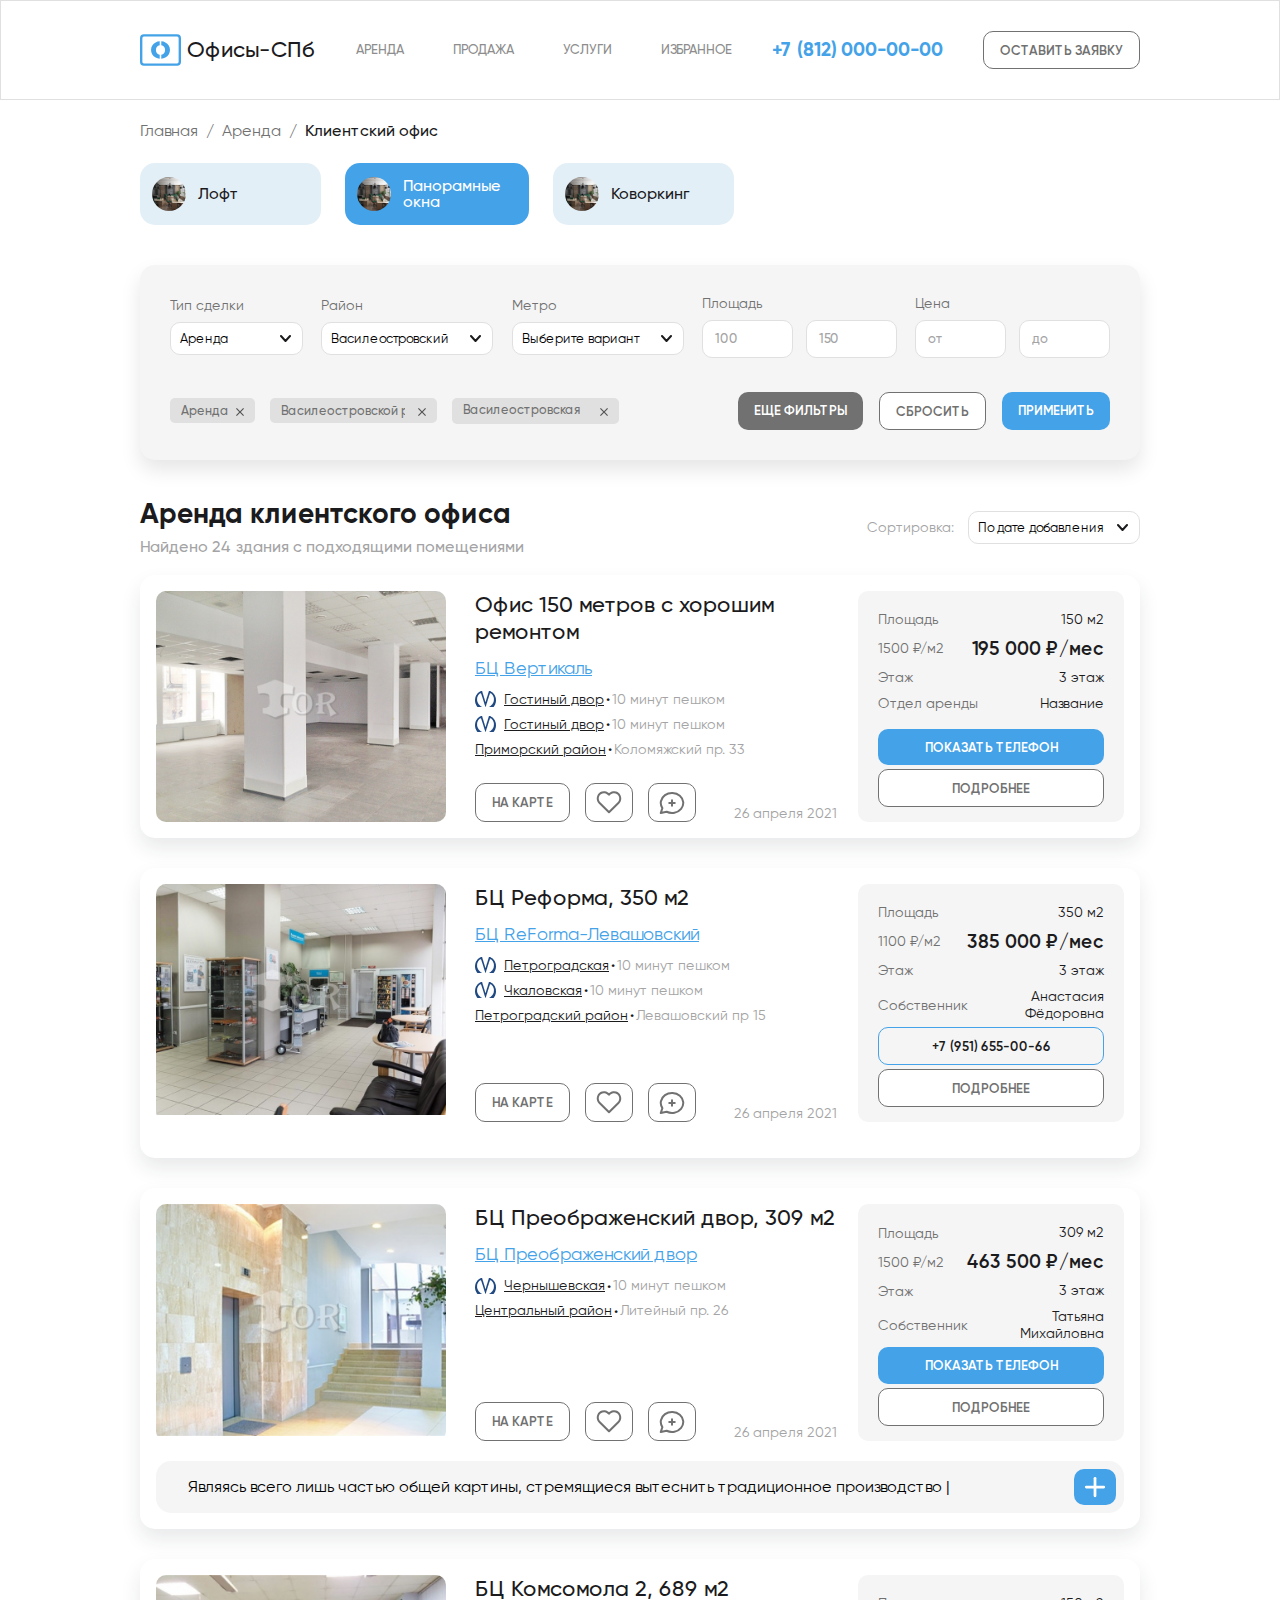
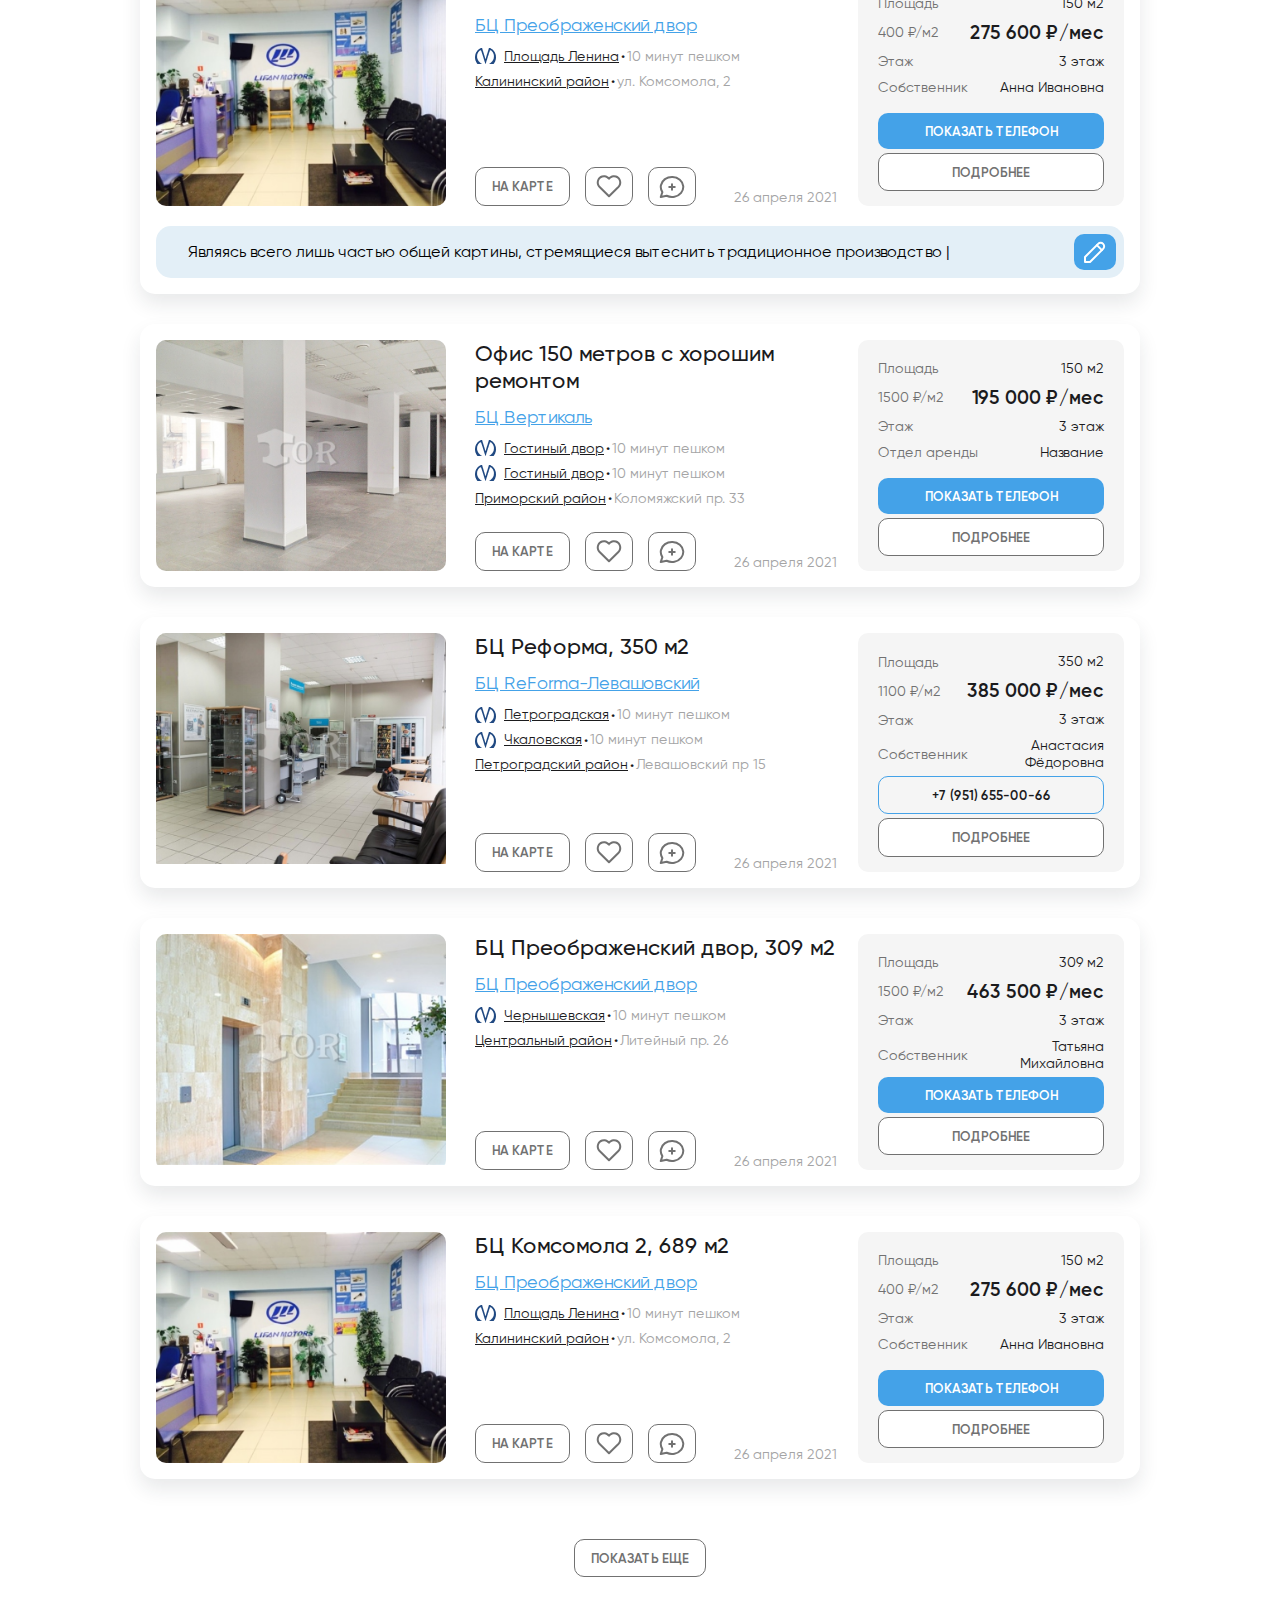
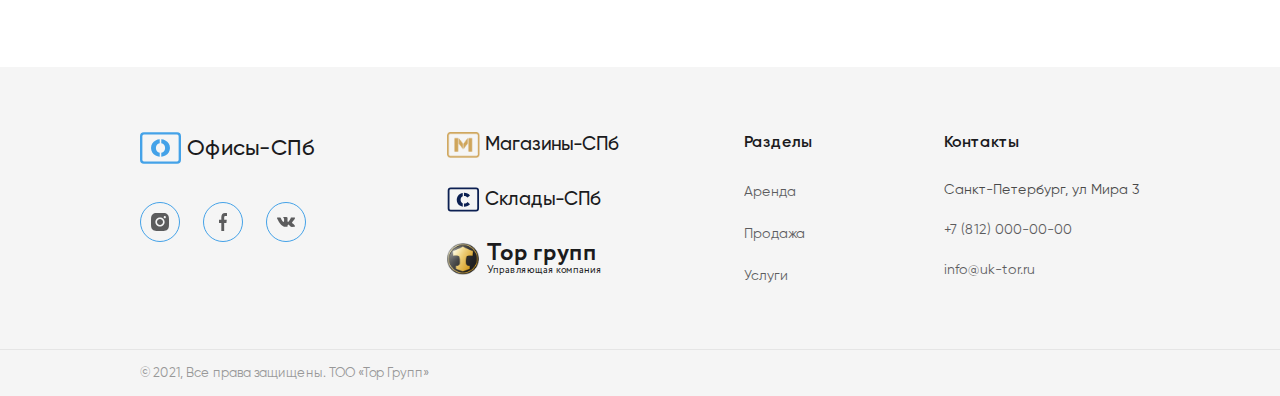
<file: house.html>
<!DOCTYPE html>
<html lang="ru">
<head>
    <meta charset="UTF-8">
    <meta http-equiv="X-UA-Compatible" content="IE=edge">
    <meta name="viewport" content="width=device-width, initial-scale=1.0">
    <title>Страница помещений</title>
    <link rel="stylesheet" href="css/style.css">
</head>
<body>
    <header class="header">
        <div class="container">
            <div class="header__wrap">
                <a href="#" class="logo">
                    <div class="logo__icon">
                        <svg width="52" height="40" viewBox="0 0 52 40" fill="none" xmlns="http://www.w3.org/2000/svg">
                            <rect x="1.5" y="1.5" width="49" height="37" rx="3.5" stroke="#44A2E8" stroke-width="3"/>
                            <path fill-rule="evenodd" clip-rule="evenodd" d="M25 9.03119C23.1126 9.15072 21.3894 9.61377 19.8303 10.4203C18.0206 11.3672 16.5913 12.6767 15.5424 14.3489C14.5141 16.0211 14 17.9048 14 20C14 22.0952 14.5141 23.9789 15.5424 25.6511C16.5913 27.3233 18.0206 28.6328 19.8303 29.5797C21.3894 30.3862 23.1126 30.8493 25 30.9688V25.9689C24.298 25.8602 23.6442 25.6334 23.0386 25.2885C22.1542 24.7848 21.455 24.0797 20.9409 23.1731C20.4267 22.2463 20.1697 21.1886 20.1697 20C20.1697 18.8114 20.4267 17.7637 20.9409 16.8571C21.455 15.9304 22.1542 15.2152 23.0386 14.7115C23.6442 14.3666 24.298 14.1398 25 14.0311V9.03119ZM27 25.9689C27.702 25.8602 28.3559 25.6334 28.9614 25.2885C29.8458 24.7848 30.545 24.0797 31.0591 23.1731C31.5733 22.2463 31.8303 21.1886 31.8303 20C31.8303 18.8114 31.5733 17.7637 31.0591 16.8571C30.545 15.9304 29.8458 15.2152 28.9614 14.7115C28.3559 14.3666 27.702 14.1398 27 14.0311V9.03124C28.8845 9.15083 30.5974 9.61386 32.1388 10.4203C33.9692 11.3672 35.3985 12.6767 36.4267 14.3489C37.4756 16.0211 38 17.9048 38 20C38 22.0952 37.4756 23.9789 36.4267 25.6511C35.3985 27.3233 33.9692 28.6328 32.1388 29.5797C30.5974 30.3861 28.8845 30.8492 27 30.9688V25.9689Z" fill="#44A2E8"/>
                        </svg>
                    </div>
                    <span class="logo__text">Офисы-СПб</span>                        
                </a>
                <nav class="main-nav">
                    <ul class="main-nav__list">
                        <li class="main-nav__item"><a href="/" class="main-nav__link">Аренда</a></li>
                        <li class="main-nav__item"><a href="/" class="main-nav__link">Продажа</a></li>
                        <li class="main-nav__item"><a href="/" class="main-nav__link">Услуги</a></li>
                        <li class="main-nav__item"><a href="/" class="main-nav__link">Избранное</a></li>
                    </ul>
                </nav>
                <a href="tel:+78120000000" class="phone">+7 (812) 000-00-00</a>
                <div class="sandwich">
                    <button class="button sandwich__open-btn" type="button">
                        <span class="sandwich__line"></span>
                        <span class="sandwich__line"></span>
                        <span class="sandwich__line"></span>
                    </button>
                    <div class="sandwich__content">
                        <div class="sandwich__header">
                            <a href="#" class="button button--white sandwich__button">Оставить заявку</a>
                            <button class="sandwich__close-btn" type="button">
                                <svg width="22" height="22" class="sandwich__close-icon" viewBox="0 0 22 22" fill="none" xmlns="http://www.w3.org/2000/svg">
                                    <path d="M1.10048 20.8985C0.709956 20.508 0.709956 19.8748 1.10048 19.4843L19.4853 1.09953C19.8758 0.709009 20.5089 0.70901 20.8995 1.09953C21.29 1.49006 21.29 2.12322 20.8995 2.51375L2.51469 20.8985C2.12417 21.289 1.491 21.289 1.10048 20.8985Z" fill="#44A2E8"/>
                                    <path d="M1.10049 1.09969C1.49101 0.709165 2.12418 0.709165 2.5147 1.09969L20.8995 19.4845C21.29 19.875 21.29 20.5082 20.8995 20.8987C20.509 21.2892 19.8758 21.2892 19.4853 20.8987L1.10049 2.5139C0.709963 2.12338 0.709964 1.49021 1.10049 1.09969Z" fill="#44A2E8"/>
                                </svg>                                    
                            </button>
                        </div>
                        <div class="sandwich__bottom">
                            <nav class="main-nav sandwich-nav">
                                <ul class="main-nav__list sandwich-nav__list">
                                    <li class="main-nav__item sandwich-nav__item"><a href="/" class="main-nav__link sandwich-nav__link">Аренда</a></li>
                                    <li class="main-nav__item sandwich-nav__item"><a href="/" class="main-nav__link sandwich-nav__link">Продажа</a></li>
                                    <li class="main-nav__item sandwich-nav__item"><a href="/" class="main-nav__link sandwich-nav__link">Услуги</a></li>
                                    <li class="main-nav__item sandwich-nav__item"><a href="/" class="main-nav__link sandwich-nav__link">Избранное</a></li>
                                </ul>
                            </nav>
                            <a href="tel:+78120000000" class="phone sandwich__phone">+7 (812) 000-00-00</a>
                            <div class="social sandwich__social">
                                <ul class="social__list">
                                    <li class="social__item">
                                        <a href="/" class="social__link">
                                            <svg width="18" height="18" class="social__item-icon" viewBox="0 0 18 18" fill="none" xmlns="http://www.w3.org/2000/svg">
                                                <path opacity="0.7" d="M8.99758 5.99872C7.345 5.99872 5.99636 7.34738 5.99636 9C5.99636 10.6526 7.345 12.0013 8.99758 12.0013C10.6502 12.0013 11.9988 10.6526 11.9988 9C11.9988 7.34738 10.6502 5.99872 8.99758 5.99872ZM17.999 9C17.999 7.75716 18.0103 6.52558 17.9405 5.28499C17.8707 3.84402 17.5419 2.56515 16.4883 1.51144C15.4323 0.455477 14.1557 0.129006 12.7148 0.0592092C11.472 -0.0105879 10.2404 0.000669702 8.99983 0.000669702C7.75702 0.000669702 6.52546 -0.0105879 5.28489 0.0592092C3.84395 0.129006 2.5651 0.457728 1.51141 1.51144C0.455469 2.5674 0.129004 3.84402 0.0592081 5.28499C-0.0105877 6.52783 0.000669689 7.75941 0.000669689 9C0.000669689 10.2406 -0.0105877 11.4744 0.0592081 12.715C0.129004 14.156 0.45772 15.4348 1.51141 16.4886C2.56736 17.5445 3.84395 17.871 5.28489 17.9408C6.52771 18.0106 7.75927 17.9993 8.99983 17.9993C10.2426 17.9993 11.4742 18.0106 12.7148 17.9408C14.1557 17.871 15.4346 17.5423 16.4883 16.4886C17.5442 15.4326 17.8707 14.156 17.9405 12.715C18.0125 11.4744 17.999 10.2428 17.999 9ZM8.99758 13.6179C6.44215 13.6179 4.3798 11.5555 4.3798 9C4.3798 6.44452 6.44215 4.38213 8.99758 4.38213C11.553 4.38213 13.6154 6.44452 13.6154 9C13.6154 11.5555 11.553 13.6179 8.99758 13.6179ZM13.8045 5.27148C13.2078 5.27148 12.726 4.78966 12.726 4.193C12.726 3.59635 13.2078 3.11452 13.8045 3.11452C14.4011 3.11452 14.8829 3.59635 14.8829 4.193C14.8831 4.33468 14.8554 4.475 14.8012 4.60593C14.7471 4.73686 14.6677 4.85582 14.5675 4.956C14.4673 5.05618 14.3483 5.13561 14.2174 5.18975C14.0865 5.24388 13.9462 5.27166 13.8045 5.27148Z" fill="#1B1B1D"/>
                                            </svg>                                        
                                        </a>
                                    </li>
                                    <li class="social__item">
                                        <a href="/" class="social__link">
                                            <svg width="8" height="18" class="social__item-icon" viewBox="0 0 8 18" fill="none" xmlns="http://www.w3.org/2000/svg">
                                                <path opacity="0.7" d="M6.53944 2.98872H8V0.126752C7.74804 0.0877571 6.88142 0 5.87219 0C3.76637 0 2.32379 1.49023 2.32379 4.22927V6.74997H0V9.94944H2.32379V18H5.17293V9.95019H7.40275L7.75671 6.75072H5.17222V4.54649C5.17293 3.62173 5.39422 2.98872 6.53944 2.98872Z" fill="#1B1B1D"/>
                                            </svg>                                                                                
                                        </a>
                                    </li>
                                    <li class="social__item">
                                        <a href="/" class="social__link">
                                            <svg width="22" height="12" class="social__item-icon" viewBox="0 0 22 12" fill="none" xmlns="http://www.w3.org/2000/svg">
                                                <path opacity="0.7" d="M21.8039 10.7032C21.7448 10.6086 21.379 9.84873 19.6189 8.28705C17.7763 6.65178 18.0238 6.91731 20.2432 4.0897C21.5949 2.36766 22.1353 1.31602 21.9662 0.866413C21.8053 0.437826 20.8111 0.55092 20.8111 0.55092L17.5053 0.569319C17.5053 0.569319 17.2605 0.537755 17.0777 0.641571C16.9003 0.744117 16.7861 0.980776 16.7861 0.980776C16.7861 0.980776 16.2623 2.31373 15.5637 3.4469C14.091 5.83807 13.5011 5.96425 13.2604 5.8157C12.7007 5.46999 12.841 4.42494 12.841 3.68347C12.841 1.3659 13.2081 0.399757 12.1246 0.149933C11.7643 0.0671344 11.5003 0.011935 10.5804 0.00273516C9.40046 -0.00908191 8.40077 0.00670096 7.83562 0.27088C7.45883 0.447025 7.16869 0.840081 7.34608 0.862446C7.56476 0.890046 8.05978 0.989975 8.32242 1.33172C8.66207 1.77212 8.64969 2.76333 8.64969 2.76333C8.64969 2.76333 8.84495 5.49101 8.19455 5.83014C7.74763 6.06283 7.1357 5.58832 5.82245 3.41795C5.15003 2.30714 4.6413 1.07801 4.6413 1.07801C4.6413 1.07801 4.54367 0.849281 4.36903 0.727065C4.15724 0.578519 3.86021 0.531172 3.86021 0.531172L0.716739 0.549573C0.716739 0.549573 0.245061 0.562737 0.0718267 0.758631C-0.0822145 0.933428 0.0594467 1.29365 0.0594467 1.29365C0.0594467 1.29365 2.52087 6.79771 5.30682 9.57273C7.86312 12.1163 10.7646 11.9494 10.7646 11.9494H12.0791C12.0791 11.9494 12.4766 11.9074 12.6787 11.6984C12.8657 11.5064 12.8589 11.1462 12.8589 11.1462C12.8589 11.1462 12.8327 9.45964 13.6523 9.21124C14.4595 8.96673 15.4963 10.8413 16.595 11.5629C17.4256 12.1085 18.0568 11.9889 18.0568 11.9889L20.9953 11.9494C20.9953 11.9494 22.5327 11.8587 21.8039 10.7032Z" fill="#1B1B1D"/>
                                            </svg>                                                                                
                                        </a>
                                    </li>
                                </ul>
                            </div>
                            <div class="others">
                                <ul class="others__list">
                                    <li class="others__item">
                                        <a href="/" class="others__link">
                                            <img src="images/others-img1.png" alt="" class="others__img">
                                            <span class="others__text">Магазины-СПб</span>                                            
                                        </a>
                                    </li>
                                    <li class="others__item">
                                        <a href="/" class="others__link">
                                            <div class="others__img">
                                                <svg width="43" height="34" viewBox="0 0 43 34" fill="none" xmlns="http://www.w3.org/2000/svg">
                                                    <rect x="1.22961" y="1.83826" width="40.1674" height="30.3305" rx="2.8691" stroke="#0C2052" stroke-width="2.45923"/>
                                                    <path fill-rule="evenodd" clip-rule="evenodd" d="M20.4936 8.1308C19.3169 8.31405 18.2232 8.67164 17.2122 9.20356C15.6874 9.99777 14.4869 11.1114 13.6106 12.5445C12.7343 13.9775 12.2961 15.6005 12.2961 17.4134C12.2961 19.2263 12.7343 20.8492 13.6106 22.2823C14.4869 23.7153 15.6874 24.8376 17.2122 25.6491C18.2232 26.1697 19.3169 26.5197 20.4936 26.699V22.1824C20.3243 22.1124 20.1594 22.0335 19.9989 21.9456C19.2277 21.514 18.6231 20.9097 18.1849 20.1327C17.7643 19.3385 17.554 18.432 17.554 17.4134C17.554 16.3947 17.7643 15.4969 18.1849 14.7199C18.6231 13.9257 19.2277 13.3128 19.9989 12.8811C20.1594 12.7933 20.3243 12.7143 20.4936 12.6444V8.1308ZM22.133 22.5706V26.8375C22.2274 26.8394 22.3222 26.8404 22.4175 26.8404C24.1 26.8404 25.616 26.5469 26.9655 25.9599C28.315 25.3728 29.4366 24.5268 30.3305 23.4218L27.018 20.4694C25.8263 21.8852 24.3804 22.5931 22.6803 22.5931C22.4943 22.5931 22.3118 22.5856 22.133 22.5706ZM22.133 12.2561V7.9893C22.2274 7.98732 22.3222 7.98633 22.4175 7.98633C24.1 7.98633 25.616 8.27984 26.9655 8.86688C28.315 9.45391 29.4366 10.2999 30.3305 11.4049L27.018 14.3573C25.8263 12.9416 24.3804 12.2337 22.6803 12.2337C22.4943 12.2337 22.3118 12.2412 22.133 12.2561Z" fill="#0C2052"/>
                                                </svg>                                                
                                            </div>
                                            <span class="others__text">Склады-СПб</span>                                            
                                        </a>
                                    </li>
    
                                    <li class="others__item">
                                        <a href="/" class="others__link">
                                            <img src="images/others-img2.png" alt="" class="others__img others__img--top">
                                            <div class="others__info">
                                                <span class="others__text others__text--top">Тор групп</span>
                                                <span class="others__desc">Управляющая компания</span> 
                                            </div>
                                               
                                        </a>
                                    </li>
                                </ul>
                            </div> 
                        </div>
                    </div>
                </div>
                <a href="#" class="button button--white header__button">Оставить заявку</a>
            </div>
        </div>
    </header>
    <div class="main">
        <div class="breadcrumbs">
            <div class="container">
                <div class="breadcrumbs__wrap">
                    <a href="#" class="breadcrumbs__link">Главная</a>
                    <a href="#" class="breadcrumbs__link">Аренда</a>
                    <span class="breadcrumbs__active">Клиентский офис</span>
                </div>
            </div>
        </div>
        <div class="types">
            <div class="container">
                <div class="types__wrap">
                    <div class="types__list">
                        <div class="types-item">
                            <div class="types-item__pic">
                                <img src="images/popular-img1.png" alt="" class="types-item__img">
                            </div>
                            <span class="types-item__name">Лофт</span>
                        </div>
                        <div class="types-item types-item--active">
                            <div class="types-item__pic">
                                <img src="images/popular-img1.png" alt="" class="types-item__img">
                            </div>
                            <span class="types-item__name">Панорамные окна</span>
                        </div>
                        <div class="types-item">
                            <div class="types-item__pic">
                                <img src="images/popular-img1.png" alt="" class="types-item__img">
                            </div>
                            <span class="types-item__name">Коворкинг</span>
                        </div>
                    </div>
                </div>
            </div>
        </div>
        <div class="filter filter--grey house__filter">
            <div class="container">
                <div class="filter__wrap">
                    <form action="" method="post" class="form filter-form">
                        <div class="filter__top">
                            <div class="filter__group">
                                <label for="" class="filter__label">Тип сделки</label>
                                <div class="select">
                                    <div class="select__header">
                                        <span class="select__current">Аренда</span>
                                        <svg width="11" height="7" class="select__icon" viewBox="0 0 11 7" fill="none" xmlns="http://www.w3.org/2000/svg">
                                            <path d="M10 1L5.5 6L1 1" stroke="#1B1B1D" stroke-width="2" stroke-linecap="round" stroke-linejoin="round"/>
                                        </svg>                                    
                                    </div>
                                    <div class="select__body">
                                        <div class="select__list">
                                            <div class="select__item">Аренда</div>
                                            <div class="select__item">Продажа</div>
                                        </div>
                                    </div>
                                </div>
                            </div>
                            <div class="filter__group">
                                <label for="" class="filter__label">Район</label>
                                <div class="select select--medium">
                                    <div class="select__header">
                                        <span class="select__current">Василеостровский</span>
                                        <svg width="11" height="7" class="select__icon" viewBox="0 0 11 7" fill="none" xmlns="http://www.w3.org/2000/svg">
                                            <path d="M10 1L5.5 6L1 1" stroke="#1B1B1D" stroke-width="2" stroke-linecap="round" stroke-linejoin="round"/>
                                        </svg>                                    
                                    </div>
                                    <div class="select__body">
                                        <div class="select__list">
                                            <div class="select__item">Адмиралтейский</div>
                                            <div class="select__item">Василеостровский</div>
                                            <div class="select__item">Выборгский</div>
                                            <div class="select__item">Калининский</div>
                                            <div class="select__item">Калининский</div>
                                            <div class="select__item">Колпинский</div>
                                            <div class="select__item">Красногвардейский</div>
                                            <div class="select__item">Адмиралтейский</div>
                                            <div class="select__item">Василеостровский</div>
                                            <div class="select__item">Выборгский</div>
                                            <div class="select__item">Калининский</div>
                                        </div>
                                    </div>
                                </div>
                            </div>
                            <div class="filter__group">
                                <label for="" class="filter__label">Метро</label>
                                <div class="select select--medium">
                                    <div class="select__header">
                                        <span class="select__current">Выберите вариант</span>
                                        <svg width="11" height="7" class="select__icon" viewBox="0 0 11 7" fill="none" xmlns="http://www.w3.org/2000/svg">
                                            <path d="M10 1L5.5 6L1 1" stroke="#1B1B1D" stroke-width="2" stroke-linecap="round" stroke-linejoin="round"/>
                                        </svg>                                    
                                    </div>
                                    <div class="select__body">
                                        <div class="select__list">
                                            <div class="select__item">Адмиралтейский</div>
                                            <div class="select__item">Василеостровский</div>
                                            <div class="select__item">Выборгский</div>
                                            <div class="select__item">Калининский</div>
                                            <div class="select__item">Калининский</div>
                                            <div class="select__item">Колпинский</div>
                                            <div class="select__item">Красногвардейский</div>
                                            <div class="select__item">Адмиралтейский</div>
                                            <div class="select__item">Василеостровский</div>
                                            <div class="select__item">Выборгский</div>
                                            <div class="select__item">Калининский</div>
                                        </div>
                                    </div>
                                </div>
                            </div>
                            <div class="filter__group">
                                <label for="" class="filter__label">Площадь</label>
                                <input type="number" class="input filter__input" placeholder="100">
                                <input type="number" class="input filter__input" placeholder="150">
                            </div>
                            <div class="filter__group">
                                <label for="" class="filter__label">Цена</label>
                                <input type="number" class="input filter__input" placeholder="от">
                                <input type="number" class="input filter__input" placeholder="до">
                            </div>
                        </div>
                        <div class="filter__bottom">
                            <div class="tags">
                                <div class="tags__list">
                                    <div class="tags__item">
                                        <span class="tags__item-text">Аренда</span>
                                        <button class="tags__item-exit">
                                            <svg width="10" height="10" viewBox="0 0 10 10" fill="none" xmlns="http://www.w3.org/2000/svg">
                                                <path d="M1.03516 0L0.000673324 1.0284L3.99543 4.99967L0 8.97161L1.03448 10L5.02991 6.02807L8.96619 9.94121L10.0007 8.91281L6.06439 4.99967L10 1.0872L8.96552 0.058797L5.02991 3.97127L1.03516 0Z" fill="#545454"/>
                                            </svg>                                                
                                        </button>
                                    </div>
                                    <div class="tags__item tags__item--medium">
                                        <span class="tags__item-text">Василеостровской район</span>
                                        <button class="tags__item-exit">
                                            <svg width="10" height="10" viewBox="0 0 10 10" fill="none" xmlns="http://www.w3.org/2000/svg">
                                                <path d="M1.03516 0L0.000673324 1.0284L3.99543 4.99967L0 8.97161L1.03448 10L5.02991 6.02807L8.96619 9.94121L10.0007 8.91281L6.06439 4.99967L10 1.0872L8.96552 0.058797L5.02991 3.97127L1.03516 0Z" fill="#545454"/>
                                            </svg>                                                
                                        </button>
                                    </div>
                                    <div class="tags__item tags__item--medium">
                                        <span class="tags__item-text">Василеостровская станция</span>
                                        <button class="tags__item-exit">
                                            <svg width="10" height="10" viewBox="0 0 10 10" fill="none" xmlns="http://www.w3.org/2000/svg">
                                                <path d="M1.03516 0L0.000673324 1.0284L3.99543 4.99967L0 8.97161L1.03448 10L5.02991 6.02807L8.96619 9.94121L10.0007 8.91281L6.06439 4.99967L10 1.0872L8.96552 0.058797L5.02991 3.97127L1.03516 0Z" fill="#545454"/>
                                            </svg>                                                
                                        </button>
                                    </div>
                                </div>
                            </div>
                            <div class="filter__buttons">
                                <a href="#" class="button button--grey filter__button filter__buttons-more">Еще фильтры</a>
                                <a href="#" class="button button--white filter__button filter__buttons-discard">Сбросить</a>
                                <a href="#" class="button filter__button filter__buttons-apply">применить</a>
                            </div>
                        </div>
                    </form>
                </div>
            </div>
        </div>
        <div class="center house">
            <div class="container">
                <div class="center__wrap">
                    <div class="center__header house__header">
                        <div class="center__header-left">
                            <h3 class="title center__title">Аренда клиентского офиса</h3>
                            <p class="desc center__desc">Найдено 24 здания с подходящими помещениями</p>
                        </div>
                        <div class="sort">
                            <span class="sort__category">Сортировка:</span>
                            <div class="select select--medium">
                                <div class="select__header">
                                    <span class="select__current">По дате добавления</span>
                                    <svg width="11" height="7" class="select__icon" viewBox="0 0 11 7" fill="none" xmlns="http://www.w3.org/2000/svg">
                                        <path d="M10 1L5.5 6L1 1" stroke="#1B1B1D" stroke-width="2" stroke-linecap="round" stroke-linejoin="round"/>
                                    </svg>                                    
                                </div>
                                <div class="select__body">
                                    <div class="select__list">
                                        <div class="select__item">Адмиралтейский</div>
                                        <div class="select__item">Василеостровский</div>
                                        <div class="select__item">Выборгский</div>
                                        <div class="select__item">Калининский</div>
                                        <div class="select__item">Калининский</div>
                                        <div class="select__item">Колпинский</div>
                                        <div class="select__item">Красногвардейский</div>
                                        <div class="select__item">Адмиралтейский</div>
                                        <div class="select__item">Василеостровский</div>
                                        <div class="select__item">Выборгский</div>
                                        <div class="select__item">Калининский</div>
                                    </div>
                                </div>
                            </div>
                        </div>
                    </div>
                    <div class="center__body">
                        <div class="advert">
                            <div class="advert-list">
                                <div class="advert-item">
                                    <div class="advert-item__top">
                                        <div class="advert-item__pic">
                                            <img src="images/house-img1.png" alt="" class="advert-item__img">
                                        </div>
                                        <div class="advert-item__info">
                                            <div class="advert-item__info-top">
                                                <span class="advert-item__info-name">Офис 150 метров с хорошим ремонтом</span>
                                                <div class="advert-item__info-header">
                                                    <a href="#" class="advert-item__info-center">БЦ Вертикаль</a>
                                                    <span class="advert-item__info-day advert-item__info-day--dublicate">26 апреля 2021</span>
                                                </div>
                                                <div class="advert-item__info-flex">
                                                    <div class="advert-item__info-column">
                                                        <div class="advert-item__info-group">
                                                            <img src="images/metro-blue.png" alt="" class="advert-item__info-icon">
                                                            <a href="#" class="advert-item__info-link">Гостиный двор</a>
                                                            <span class="advert-item__info-desc">10 минут пешком</span>
                                                        </div>
                                                        <div class="advert-item__info-group">
                                                            <img src="images/metro-blue.png" alt="" class="advert-item__info-icon">
                                                            <a href="#" class="advert-item__info-link">Гостиный двор</a>
                                                            <span class="advert-item__info-desc">10 минут пешком</span>
                                                        </div>
                                                        <div class="advert-item__info-group">
                                                            <a href="#" class="advert-item__info-link">Приморский район</a>
                                                            <span class="advert-item__info-desc">Коломяжский пр. 33</span>
                                                        </div>
                                                    </div>
                                                    <div class="advert-item__info-left advert-item__info-left--dublicate">
                                                        <div class="advert-item__info-left--dublicate-top">
                                                            <a href="#" class="button button--white button--padding advert-item__info-button advert-item__info-button--small">
                                                                <svg width="26" height="23" viewBox="0 0 26 23" fill="none" xmlns="http://www.w3.org/2000/svg">
                                                                    <path d="M22.3751 11.965L13.0001 21.25L3.62513 11.965C3.00676 11.3632 2.51969 10.64 2.19457 9.84077C1.86945 9.04155 1.71333 8.18367 1.73605 7.32114C1.75877 6.45862 1.95984 5.61015 2.32658 4.82915C2.69332 4.04815 3.2178 3.35154 3.86699 2.7832C4.51618 2.21486 5.27601 1.78709 6.09865 1.52683C6.92128 1.26657 7.78889 1.17946 8.64684 1.27098C9.5048 1.3625 10.3345 1.63067 11.0837 2.05861C11.8329 2.48655 12.4854 3.06498 13.0001 3.75748C13.5171 3.07 14.1703 2.49663 14.919 2.07323C15.6677 1.64984 16.4958 1.38554 17.3513 1.29688C18.2068 1.20822 19.0715 1.2971 19.8911 1.55797C20.7107 1.81883 21.4677 2.24607 22.1146 2.81293C22.7615 3.37979 23.2844 4.07408 23.6507 4.85234C24.0169 5.6306 24.2186 6.47608 24.243 7.33586C24.2675 8.19564 24.1142 9.05122 23.7928 9.84904C23.4714 10.6469 22.9888 11.3698 22.3751 11.9725" stroke="#717171" stroke-width="2" stroke-linecap="round" stroke-linejoin="round"/>
                                                                </svg>                                                        
                                                            </a>
                                                            <a href="#" class="button button--white button--padding advert-item__info-button advert-item__info-button--small">
                                                                <svg width="26" height="23" viewBox="0 0 26 23" fill="none" xmlns="http://www.w3.org/2000/svg">
                                                                    <path d="M1.75 22L3.375 17.125C1.97056 15.0478 1.46249 12.588 1.94527 10.2029C2.42805 7.81772 3.86883 5.66957 5.99971 4.15782C8.13059 2.64607 10.8066 1.8736 13.5301 1.98403C16.2536 2.09446 18.8394 3.08027 20.8066 4.75818C22.7738 6.43608 23.9886 8.6919 24.2251 11.1062C24.4616 13.5205 23.7037 15.929 22.0923 17.8839C20.481 19.8388 18.1258 21.207 15.4647 21.7342C12.8037 22.2613 10.0178 21.9116 7.625 20.75L1.75 22" stroke="#717171" stroke-width="2" stroke-linecap="round" stroke-linejoin="round"/>
                                                                    <path d="M10.2729 12H15.7275" stroke="#717171" stroke-width="2" stroke-linecap="round" stroke-linejoin="round"/>
                                                                    <path d="M13 9.27271V14.7273" stroke="#717171" stroke-width="2" stroke-linecap="round" stroke-linejoin="round"/>
                                                                </svg>                                                                                                                
                                                            </a>
                                                        </div>
                                                        <a href="#" class="button button--white advert-item__info-button">На карте</a>
                                                    </div> 
                                                </div>
                                            </div>
                                            <div class="advert-item__info-bottom advert-item__info-bottom--dublicate">
                                                <div class="advert-item__info-left">
                                                    <a href="#" class="button button--white advert-item__info-button advert-item__info-button-map">На карте</a>
                                                    <a href="#" class="button button--white button--padding advert-item__info-button">
                                                        <svg width="26" height="23" viewBox="0 0 26 23" fill="none" xmlns="http://www.w3.org/2000/svg">
                                                            <path d="M22.3751 11.965L13.0001 21.25L3.62513 11.965C3.00676 11.3632 2.51969 10.64 2.19457 9.84077C1.86945 9.04155 1.71333 8.18367 1.73605 7.32114C1.75877 6.45862 1.95984 5.61015 2.32658 4.82915C2.69332 4.04815 3.2178 3.35154 3.86699 2.7832C4.51618 2.21486 5.27601 1.78709 6.09865 1.52683C6.92128 1.26657 7.78889 1.17946 8.64684 1.27098C9.5048 1.3625 10.3345 1.63067 11.0837 2.05861C11.8329 2.48655 12.4854 3.06498 13.0001 3.75748C13.5171 3.07 14.1703 2.49663 14.919 2.07323C15.6677 1.64984 16.4958 1.38554 17.3513 1.29688C18.2068 1.20822 19.0715 1.2971 19.8911 1.55797C20.7107 1.81883 21.4677 2.24607 22.1146 2.81293C22.7615 3.37979 23.2844 4.07408 23.6507 4.85234C24.0169 5.6306 24.2186 6.47608 24.243 7.33586C24.2675 8.19564 24.1142 9.05122 23.7928 9.84904C23.4714 10.6469 22.9888 11.3698 22.3751 11.9725" stroke="#717171" stroke-width="2" stroke-linecap="round" stroke-linejoin="round"/>
                                                        </svg>                                                        
                                                    </a>
                                                    <a href="#" class="button button--white button--padding advert-item__info-button">
                                                        <svg width="26" height="23" viewBox="0 0 26 23" fill="none" xmlns="http://www.w3.org/2000/svg">
                                                            <path d="M1.75 22L3.375 17.125C1.97056 15.0478 1.46249 12.588 1.94527 10.2029C2.42805 7.81772 3.86883 5.66957 5.99971 4.15782C8.13059 2.64607 10.8066 1.8736 13.5301 1.98403C16.2536 2.09446 18.8394 3.08027 20.8066 4.75818C22.7738 6.43608 23.9886 8.6919 24.2251 11.1062C24.4616 13.5205 23.7037 15.929 22.0923 17.8839C20.481 19.8388 18.1258 21.207 15.4647 21.7342C12.8037 22.2613 10.0178 21.9116 7.625 20.75L1.75 22" stroke="#717171" stroke-width="2" stroke-linecap="round" stroke-linejoin="round"/>
                                                            <path d="M10.2729 12H15.7275" stroke="#717171" stroke-width="2" stroke-linecap="round" stroke-linejoin="round"/>
                                                            <path d="M13 9.27271V14.7273" stroke="#717171" stroke-width="2" stroke-linecap="round" stroke-linejoin="round"/>
                                                        </svg>                                                                                                                
                                                    </a>
                                                </div>   
                                                <span class="advert-item__info-day">26 апреля 2021</span>
                                            </div>
                                        </div>
                                        <div class="advert-item__specifications">
                                            <ul class="advert-item__specifications-list">
                                                <li class="advert-item__specifications-item">
                                                    <span class="advert-item__specifications-category">Площадь</span>
                                                    <span class="advert-item__specifications-value">150 м2</span>
                                                </li>
                                                <li class="advert-item__specifications-item">
                                                    <span class="advert-item__specifications-category">1500 ₽/м2</span>
                                                    <span class="advert-item__specifications-value"><span class="advert-item__specifications-price">195 000 ₽/мес</span></span>
                                                </li>
                                                <li class="advert-item__specifications-item">
                                                    <span class="advert-item__specifications-category">Этаж</span>
                                                    <span class="advert-item__specifications-value">3 этаж</span>
                                                </li>
                                                <li class="advert-item__specifications-item">
                                                    <span class="advert-item__specifications-category">Отдел аренды</span>
                                                    <span class="advert-item__specifications-value">Название</span>
                                                </li>
                                            </ul>
                                            <div class="advert-item__specifications-buttons advert-item__specifications-buttons--top">
                                                <a href="#" class="button advert-item__specifications-phone">Показать телефон</a>
                                                <a href="#" class="button button--white advert-item__specifications-more">Подробнее</a>
                                            </div>
                                        </div>
                                    </div>
                                </div>
                                <div class="advert-item">
                                    <div class="advert-item__top">
                                        <div class="advert-item__pic">
                                            <img src="images/house-img2.png" alt="" class="advert-item__img">
                                        </div>
                                        <div class="advert-item__info">
                                            <div class="advert-item__info-top">
                                                <span class="advert-item__info-name">БЦ Реформа, 350 м2</span>
                                                <div class="advert-item__info-header">
                                                    <a href="#" class="advert-item__info-center">БЦ ReForma-Левашовский</a>
                                                    <span class="advert-item__info-day advert-item__info-day--dublicate">26 апреля 2021</span>
                                                </div>
                                                <div class="advert-item__info-flex">
                                                    <div class="advert-item__info-column">
                                                        <div class="advert-item__info-group">
                                                            <img src="images/metro-blue.png" alt="" class="advert-item__info-icon">
                                                            <a href="#" class="advert-item__info-link">Петроградская</a>
                                                            <span class="advert-item__info-desc">10 минут пешком</span>
                                                        </div>
                                                        <div class="advert-item__info-group">
                                                            <img src="images/metro-blue.png" alt="" class="advert-item__info-icon">
                                                            <a href="#" class="advert-item__info-link">Чкаловская</a>
                                                            <span class="advert-item__info-desc">10 минут пешком</span>
                                                        </div>
                                                        <div class="advert-item__info-group">
                                                            <a href="#" class="advert-item__info-link">Петроградский район</a>
                                                            <span class="advert-item__info-desc">Левашовский пр 15</span>
                                                        </div>
                                                    </div>
                                                    <div class="advert-item__info-left advert-item__info-left--dublicate">
                                                        <div class="advert-item__info-left--dublicate-top">
                                                            <a href="#" class="button button--white button--padding advert-item__info-button advert-item__info-button--small">
                                                                <svg width="26" height="23" viewBox="0 0 26 23" fill="none" xmlns="http://www.w3.org/2000/svg">
                                                                    <path d="M22.3751 11.965L13.0001 21.25L3.62513 11.965C3.00676 11.3632 2.51969 10.64 2.19457 9.84077C1.86945 9.04155 1.71333 8.18367 1.73605 7.32114C1.75877 6.45862 1.95984 5.61015 2.32658 4.82915C2.69332 4.04815 3.2178 3.35154 3.86699 2.7832C4.51618 2.21486 5.27601 1.78709 6.09865 1.52683C6.92128 1.26657 7.78889 1.17946 8.64684 1.27098C9.5048 1.3625 10.3345 1.63067 11.0837 2.05861C11.8329 2.48655 12.4854 3.06498 13.0001 3.75748C13.5171 3.07 14.1703 2.49663 14.919 2.07323C15.6677 1.64984 16.4958 1.38554 17.3513 1.29688C18.2068 1.20822 19.0715 1.2971 19.8911 1.55797C20.7107 1.81883 21.4677 2.24607 22.1146 2.81293C22.7615 3.37979 23.2844 4.07408 23.6507 4.85234C24.0169 5.6306 24.2186 6.47608 24.243 7.33586C24.2675 8.19564 24.1142 9.05122 23.7928 9.84904C23.4714 10.6469 22.9888 11.3698 22.3751 11.9725" stroke="#717171" stroke-width="2" stroke-linecap="round" stroke-linejoin="round"/>
                                                                </svg>                                                        
                                                            </a>
                                                            <a href="#" class="button button--white button--padding advert-item__info-button advert-item__info-button--small">
                                                                <svg width="26" height="23" viewBox="0 0 26 23" fill="none" xmlns="http://www.w3.org/2000/svg">
                                                                    <path d="M1.75 22L3.375 17.125C1.97056 15.0478 1.46249 12.588 1.94527 10.2029C2.42805 7.81772 3.86883 5.66957 5.99971 4.15782C8.13059 2.64607 10.8066 1.8736 13.5301 1.98403C16.2536 2.09446 18.8394 3.08027 20.8066 4.75818C22.7738 6.43608 23.9886 8.6919 24.2251 11.1062C24.4616 13.5205 23.7037 15.929 22.0923 17.8839C20.481 19.8388 18.1258 21.207 15.4647 21.7342C12.8037 22.2613 10.0178 21.9116 7.625 20.75L1.75 22" stroke="#717171" stroke-width="2" stroke-linecap="round" stroke-linejoin="round"/>
                                                                    <path d="M10.2729 12H15.7275" stroke="#717171" stroke-width="2" stroke-linecap="round" stroke-linejoin="round"/>
                                                                    <path d="M13 9.27271V14.7273" stroke="#717171" stroke-width="2" stroke-linecap="round" stroke-linejoin="round"/>
                                                                </svg>                                                                                                                
                                                            </a>
                                                        </div>
                                                        <a href="#" class="button button--white advert-item__info-button">На карте</a>
                                                    </div> 
                                                </div>
                                            </div>
                                            <div class="advert-item__info-bottom advert-item__info-bottom--dublicate">
                                                <div class="advert-item__info-left">
                                                    <a href="#" class="button button--white advert-item__info-button advert-item__info-button-map">На карте</a>
                                                    <a href="#" class="button button--white button--padding advert-item__info-button">
                                                        <svg width="26" height="23" viewBox="0 0 26 23" fill="none" xmlns="http://www.w3.org/2000/svg">
                                                            <path d="M22.3751 11.965L13.0001 21.25L3.62513 11.965C3.00676 11.3632 2.51969 10.64 2.19457 9.84077C1.86945 9.04155 1.71333 8.18367 1.73605 7.32114C1.75877 6.45862 1.95984 5.61015 2.32658 4.82915C2.69332 4.04815 3.2178 3.35154 3.86699 2.7832C4.51618 2.21486 5.27601 1.78709 6.09865 1.52683C6.92128 1.26657 7.78889 1.17946 8.64684 1.27098C9.5048 1.3625 10.3345 1.63067 11.0837 2.05861C11.8329 2.48655 12.4854 3.06498 13.0001 3.75748C13.5171 3.07 14.1703 2.49663 14.919 2.07323C15.6677 1.64984 16.4958 1.38554 17.3513 1.29688C18.2068 1.20822 19.0715 1.2971 19.8911 1.55797C20.7107 1.81883 21.4677 2.24607 22.1146 2.81293C22.7615 3.37979 23.2844 4.07408 23.6507 4.85234C24.0169 5.6306 24.2186 6.47608 24.243 7.33586C24.2675 8.19564 24.1142 9.05122 23.7928 9.84904C23.4714 10.6469 22.9888 11.3698 22.3751 11.9725" stroke="#717171" stroke-width="2" stroke-linecap="round" stroke-linejoin="round"/>
                                                        </svg>                                                        
                                                    </a>
                                                    <a href="#" class="button button--white button--padding advert-item__info-button">
                                                        <svg width="26" height="23" viewBox="0 0 26 23" fill="none" xmlns="http://www.w3.org/2000/svg">
                                                            <path d="M1.75 22L3.375 17.125C1.97056 15.0478 1.46249 12.588 1.94527 10.2029C2.42805 7.81772 3.86883 5.66957 5.99971 4.15782C8.13059 2.64607 10.8066 1.8736 13.5301 1.98403C16.2536 2.09446 18.8394 3.08027 20.8066 4.75818C22.7738 6.43608 23.9886 8.6919 24.2251 11.1062C24.4616 13.5205 23.7037 15.929 22.0923 17.8839C20.481 19.8388 18.1258 21.207 15.4647 21.7342C12.8037 22.2613 10.0178 21.9116 7.625 20.75L1.75 22" stroke="#717171" stroke-width="2" stroke-linecap="round" stroke-linejoin="round"/>
                                                            <path d="M10.2729 12H15.7275" stroke="#717171" stroke-width="2" stroke-linecap="round" stroke-linejoin="round"/>
                                                            <path d="M13 9.27271V14.7273" stroke="#717171" stroke-width="2" stroke-linecap="round" stroke-linejoin="round"/>
                                                        </svg>                                                                                                                
                                                    </a>
                                                </div>   
                                                <span class="advert-item__info-day">26 апреля 2021</span>
                                            </div>
                                        </div>
                                        <div class="advert-item__specifications">
                                            <ul class="advert-item__specifications-list">
                                                <li class="advert-item__specifications-item">
                                                    <span class="advert-item__specifications-category">Площадь</span>
                                                    <span class="advert-item__specifications-value">350 м2</span>
                                                </li>
                                                <li class="advert-item__specifications-item">
                                                    <span class="advert-item__specifications-category">1100 ₽/м2</span>
                                                    <span class="advert-item__specifications-value"><span class="advert-item__specifications-price">385 000 ₽/мес</span></span>
                                                </li>
                                                <li class="advert-item__specifications-item">
                                                    <span class="advert-item__specifications-category">Этаж</span>
                                                    <span class="advert-item__specifications-value">3 этаж</span>
                                                </li>
                                                <li class="advert-item__specifications-item">
                                                    <span class="advert-item__specifications-category">Собственник</span>
                                                    <span class="advert-item__specifications-value">Анастасия Фёдоровна</span>
                                                </li>
                                            </ul>
                                            <div class="advert-item__specifications-buttons advert-item__specifications-buttons--top">
                                                <a href="#" class="button button--number advert-item__specifications-phone">+7 (951) 655-00-66</a>
                                                <a href="#" class="button button--white advert-item__specifications-more">Подробнее</a>
                                            </div>
                                        </div>
                                    </div>
                                    <div class="advert-item__bottom">
                                        <div class="advert-item__map">
                                            <button class="button advert-item__map-button">Закрыть</button>
                                            <button class="button button--white button--padding advert-item__map-button advert-item__map-button--dublicate">
                                                <svg width="14" height="14" viewBox="0 0 14 14" fill="none" xmlns="http://www.w3.org/2000/svg">
                                                    <path d="M1.44912 0L0.000942591 1.43976L5.59322 6.99953L0 12.5602L1.44818 14L7.0414 8.43929L12.5518 13.9177L14 12.4779L8.48958 6.99953L13.9991 1.52208L12.5509 0.0823157L7.0414 5.55977L1.44912 0Z" fill="#717171"/>
                                                </svg>                                                    
                                            </button>
                                            <script type="text/javascript" charset="utf-8" async src="https://api-maps.yandex.ru/services/constructor/1.0/js/?um=constructor%3Adf95ff02d93768ab414c310d557f057cfe6f44a47abb1e6b711f938055f631f0&amp;width=100%25&amp;height=400&amp;lang=ru_RU&amp;scroll=true"></script>
                                        </div>
                                    </div>
                                </div>
                                <div class="advert-item">
                                    <div class="advert-item__top">
                                        <div class="advert-item__pic">
                                            <img src="images/house-img3.png" alt="" class="advert-item__img">
                                        </div>
                                        <div class="advert-item__info">
                                            <div class="advert-item__info-top">
                                                <span class="advert-item__info-name">БЦ Преображенский двор, 309 м2</span>
                                                <div class="advert-item__info-header">
                                                    <a href="#" class="advert-item__info-center">БЦ Преображенский двор</a>
                                                    <span class="advert-item__info-day advert-item__info-day--dublicate">26 апреля 2021</span>
                                                </div>
                                                <div class="advert-item__info-flex">
                                                    <div class="advert-item__info-column">
                                                        <div class="advert-item__info-group">
                                                            <img src="images/metro-blue.png" alt="" class="advert-item__info-icon">
                                                            <a href="#" class="advert-item__info-link">Чернышевская</a>
                                                            <span class="advert-item__info-desc">10 минут пешком</span>
                                                        </div>
                                                        <div class="advert-item__info-group">
                                                            <a href="#" class="advert-item__info-link">Центральный район</a>
                                                            <span class="advert-item__info-desc">Литейный пр. 26</span>
                                                        </div>
                                                    </div>
                                                    <div class="advert-item__info-left advert-item__info-left--dublicate">
                                                        <div class="advert-item__info-left--dublicate-top">
                                                            <a href="#" class="button button--white button--padding advert-item__info-button advert-item__info-button--small">
                                                                <svg width="26" height="23" viewBox="0 0 26 23" fill="none" xmlns="http://www.w3.org/2000/svg">
                                                                    <path d="M22.3751 11.965L13.0001 21.25L3.62513 11.965C3.00676 11.3632 2.51969 10.64 2.19457 9.84077C1.86945 9.04155 1.71333 8.18367 1.73605 7.32114C1.75877 6.45862 1.95984 5.61015 2.32658 4.82915C2.69332 4.04815 3.2178 3.35154 3.86699 2.7832C4.51618 2.21486 5.27601 1.78709 6.09865 1.52683C6.92128 1.26657 7.78889 1.17946 8.64684 1.27098C9.5048 1.3625 10.3345 1.63067 11.0837 2.05861C11.8329 2.48655 12.4854 3.06498 13.0001 3.75748C13.5171 3.07 14.1703 2.49663 14.919 2.07323C15.6677 1.64984 16.4958 1.38554 17.3513 1.29688C18.2068 1.20822 19.0715 1.2971 19.8911 1.55797C20.7107 1.81883 21.4677 2.24607 22.1146 2.81293C22.7615 3.37979 23.2844 4.07408 23.6507 4.85234C24.0169 5.6306 24.2186 6.47608 24.243 7.33586C24.2675 8.19564 24.1142 9.05122 23.7928 9.84904C23.4714 10.6469 22.9888 11.3698 22.3751 11.9725" stroke="#717171" stroke-width="2" stroke-linecap="round" stroke-linejoin="round"/>
                                                                </svg>                                                        
                                                            </a>
                                                            <a href="#" class="button button--white button--padding advert-item__info-button advert-item__info-button--small">
                                                                <svg width="26" height="23" viewBox="0 0 26 23" fill="none" xmlns="http://www.w3.org/2000/svg">
                                                                    <path d="M1.75 22L3.375 17.125C1.97056 15.0478 1.46249 12.588 1.94527 10.2029C2.42805 7.81772 3.86883 5.66957 5.99971 4.15782C8.13059 2.64607 10.8066 1.8736 13.5301 1.98403C16.2536 2.09446 18.8394 3.08027 20.8066 4.75818C22.7738 6.43608 23.9886 8.6919 24.2251 11.1062C24.4616 13.5205 23.7037 15.929 22.0923 17.8839C20.481 19.8388 18.1258 21.207 15.4647 21.7342C12.8037 22.2613 10.0178 21.9116 7.625 20.75L1.75 22" stroke="#717171" stroke-width="2" stroke-linecap="round" stroke-linejoin="round"/>
                                                                    <path d="M10.2729 12H15.7275" stroke="#717171" stroke-width="2" stroke-linecap="round" stroke-linejoin="round"/>
                                                                    <path d="M13 9.27271V14.7273" stroke="#717171" stroke-width="2" stroke-linecap="round" stroke-linejoin="round"/>
                                                                </svg>                                                                                                                
                                                            </a>
                                                        </div>
                                                        <a href="#" class="button button--white advert-item__info-button">На карте</a>
                                                    </div>
                                                </div>
                                            </div>
                                            <div class="advert-item__info-bottom advert-item__info-bottom--dublicate">
                                                <div class="advert-item__info-left">
                                                    <a href="#" class="button button--white advert-item__info-button advert-item__info-button-map">На карте</a>
                                                    <a href="#" class="button button--white button--padding advert-item__info-button">
                                                        <svg width="26" height="23" viewBox="0 0 26 23" fill="none" xmlns="http://www.w3.org/2000/svg">
                                                            <path d="M22.3751 11.965L13.0001 21.25L3.62513 11.965C3.00676 11.3632 2.51969 10.64 2.19457 9.84077C1.86945 9.04155 1.71333 8.18367 1.73605 7.32114C1.75877 6.45862 1.95984 5.61015 2.32658 4.82915C2.69332 4.04815 3.2178 3.35154 3.86699 2.7832C4.51618 2.21486 5.27601 1.78709 6.09865 1.52683C6.92128 1.26657 7.78889 1.17946 8.64684 1.27098C9.5048 1.3625 10.3345 1.63067 11.0837 2.05861C11.8329 2.48655 12.4854 3.06498 13.0001 3.75748C13.5171 3.07 14.1703 2.49663 14.919 2.07323C15.6677 1.64984 16.4958 1.38554 17.3513 1.29688C18.2068 1.20822 19.0715 1.2971 19.8911 1.55797C20.7107 1.81883 21.4677 2.24607 22.1146 2.81293C22.7615 3.37979 23.2844 4.07408 23.6507 4.85234C24.0169 5.6306 24.2186 6.47608 24.243 7.33586C24.2675 8.19564 24.1142 9.05122 23.7928 9.84904C23.4714 10.6469 22.9888 11.3698 22.3751 11.9725" stroke="#717171" stroke-width="2" stroke-linecap="round" stroke-linejoin="round"/>
                                                        </svg>                                                        
                                                    </a>
                                                    <a href="#" class="button button--white button--padding advert-item__info-button">
                                                        <svg width="26" height="23" viewBox="0 0 26 23" fill="none" xmlns="http://www.w3.org/2000/svg">
                                                            <path d="M1.75 22L3.375 17.125C1.97056 15.0478 1.46249 12.588 1.94527 10.2029C2.42805 7.81772 3.86883 5.66957 5.99971 4.15782C8.13059 2.64607 10.8066 1.8736 13.5301 1.98403C16.2536 2.09446 18.8394 3.08027 20.8066 4.75818C22.7738 6.43608 23.9886 8.6919 24.2251 11.1062C24.4616 13.5205 23.7037 15.929 22.0923 17.8839C20.481 19.8388 18.1258 21.207 15.4647 21.7342C12.8037 22.2613 10.0178 21.9116 7.625 20.75L1.75 22" stroke="#717171" stroke-width="2" stroke-linecap="round" stroke-linejoin="round"/>
                                                            <path d="M10.2729 12H15.7275" stroke="#717171" stroke-width="2" stroke-linecap="round" stroke-linejoin="round"/>
                                                            <path d="M13 9.27271V14.7273" stroke="#717171" stroke-width="2" stroke-linecap="round" stroke-linejoin="round"/>
                                                        </svg>                                                                                                                
                                                    </a>
                                                </div>   
                                                <span class="advert-item__info-day">26 апреля 2021</span>
                                            </div>
                                        </div>
                                        <div class="advert-item__specifications">
                                            <ul class="advert-item__specifications-list">
                                                <li class="advert-item__specifications-item">
                                                    <span class="advert-item__specifications-category">Площадь</span>
                                                    <span class="advert-item__specifications-value">309 м2</span>
                                                </li>
                                                <li class="advert-item__specifications-item">
                                                    <span class="advert-item__specifications-category">1500 ₽/м2</span>
                                                    <span class="advert-item__specifications-value"><span class="advert-item__specifications-price">463 500 ₽/мес</span></span>
                                                </li>
                                                <li class="advert-item__specifications-item">
                                                    <span class="advert-item__specifications-category">Этаж</span>
                                                    <span class="advert-item__specifications-value">3 этаж</span>
                                                </li>
                                                <li class="advert-item__specifications-item">
                                                    <span class="advert-item__specifications-category">Собственник</span>
                                                    <span class="advert-item__specifications-value">Татьяна Михайловна</span>
                                                </li>
                                            </ul>
                                            <div class="advert-item__specifications-buttons advert-item__specifications-buttons--top">
                                                <a href="#" class="button advert-item__specifications-phone">Показать телефон</a>
                                                <a href="#" class="button button--white advert-item__specifications-more">Подробнее</a>
                                            </div>
                                        </div>
                                    </div>
                                    <div class="advert-item__bottom">
                                        <div class="comment">
                                            <p class="comment__text">Являясь всего лишь частью общей картины, стремящиеся вытеснить традиционное производство |</p>
                                            <a href="#" class="button button--padding advert-item__info-button">
                                                <svg width="22" height="22" viewBox="0 0 22 22" fill="none" xmlns="http://www.w3.org/2000/svg">
                                                    <path d="M11 2.25V19.75" stroke="white" stroke-width="2.75" stroke-linecap="round" stroke-linejoin="round"/>
                                                    <path d="M2.25 11H19.75" stroke="white" stroke-width="2.75" stroke-linecap="round" stroke-linejoin="round"/>
                                                </svg>                                                                                                                                                                    
                                            </a>
                                        </div>
                                    </div>
                                </div>
                                <div class="advert-item">
                                    <div class="advert-item__top">
                                        <div class="advert-item__pic">
                                            <img src="images/house-img4.png" alt="" class="advert-item__img">
                                        </div>
                                        <div class="advert-item__info">
                                            <div class="advert-item__info-top">
                                                <span class="advert-item__info-name">БЦ Комсомола 2, 689 м2</span>
                                                <div class="advert-item__info-header">
                                                    <a href="#" class="advert-item__info-center">БЦ Преображенский двор</a>
                                                    <span class="advert-item__info-day advert-item__info-day--dublicate">26 апреля 2021</span>
                                                </div>
                                                <div class="advert-item__info-flex">
                                                    <div class="advert-item__info-column">
                                                        <div class="advert-item__info-group">
                                                            <img src="images/metro-blue.png" alt="" class="advert-item__info-icon">
                                                            <a href="#" class="advert-item__info-link">Площадь Ленина</a>
                                                            <span class="advert-item__info-desc">10 минут пешком</span>
                                                        </div>
                                                        <div class="advert-item__info-group">
                                                            <a href="#" class="advert-item__info-link">Калининский район</a>
                                                            <span class="advert-item__info-desc">ул. Комсомола, 2</span>
                                                        </div>
                                                    </div>
                                                    <div class="advert-item__info-left advert-item__info-left--dublicate">
                                                        <div class="advert-item__info-left--dublicate-top">
                                                            <a href="#" class="button button--white button--padding advert-item__info-button advert-item__info-button--small">
                                                                <svg width="26" height="23" viewBox="0 0 26 23" fill="none" xmlns="http://www.w3.org/2000/svg">
                                                                    <path d="M22.3751 11.965L13.0001 21.25L3.62513 11.965C3.00676 11.3632 2.51969 10.64 2.19457 9.84077C1.86945 9.04155 1.71333 8.18367 1.73605 7.32114C1.75877 6.45862 1.95984 5.61015 2.32658 4.82915C2.69332 4.04815 3.2178 3.35154 3.86699 2.7832C4.51618 2.21486 5.27601 1.78709 6.09865 1.52683C6.92128 1.26657 7.78889 1.17946 8.64684 1.27098C9.5048 1.3625 10.3345 1.63067 11.0837 2.05861C11.8329 2.48655 12.4854 3.06498 13.0001 3.75748C13.5171 3.07 14.1703 2.49663 14.919 2.07323C15.6677 1.64984 16.4958 1.38554 17.3513 1.29688C18.2068 1.20822 19.0715 1.2971 19.8911 1.55797C20.7107 1.81883 21.4677 2.24607 22.1146 2.81293C22.7615 3.37979 23.2844 4.07408 23.6507 4.85234C24.0169 5.6306 24.2186 6.47608 24.243 7.33586C24.2675 8.19564 24.1142 9.05122 23.7928 9.84904C23.4714 10.6469 22.9888 11.3698 22.3751 11.9725" stroke="#717171" stroke-width="2" stroke-linecap="round" stroke-linejoin="round"/>
                                                                </svg>                                                        
                                                            </a>
                                                            <a href="#" class="button button--white button--padding advert-item__info-button advert-item__info-button--small">
                                                                <svg width="26" height="23" viewBox="0 0 26 23" fill="none" xmlns="http://www.w3.org/2000/svg">
                                                                    <path d="M1.75 22L3.375 17.125C1.97056 15.0478 1.46249 12.588 1.94527 10.2029C2.42805 7.81772 3.86883 5.66957 5.99971 4.15782C8.13059 2.64607 10.8066 1.8736 13.5301 1.98403C16.2536 2.09446 18.8394 3.08027 20.8066 4.75818C22.7738 6.43608 23.9886 8.6919 24.2251 11.1062C24.4616 13.5205 23.7037 15.929 22.0923 17.8839C20.481 19.8388 18.1258 21.207 15.4647 21.7342C12.8037 22.2613 10.0178 21.9116 7.625 20.75L1.75 22" stroke="#717171" stroke-width="2" stroke-linecap="round" stroke-linejoin="round"/>
                                                                    <path d="M10.2729 12H15.7275" stroke="#717171" stroke-width="2" stroke-linecap="round" stroke-linejoin="round"/>
                                                                    <path d="M13 9.27271V14.7273" stroke="#717171" stroke-width="2" stroke-linecap="round" stroke-linejoin="round"/>
                                                                </svg>                                                                                                                
                                                            </a>
                                                        </div>
                                                        <a href="#" class="button button--white advert-item__info-button">На карте</a>
                                                    </div>
                                                </div>
                                            </div>
                                            <div class="advert-item__info-bottom advert-item__info-bottom--dublicate">
                                                <div class="advert-item__info-left">
                                                    <a href="#" class="button button--white advert-item__info-button advert-item__info-button-map">На карте</a>
                                                    <a href="#" class="button button--white button--padding advert-item__info-button">
                                                        <svg width="26" height="23" viewBox="0 0 26 23" fill="none" xmlns="http://www.w3.org/2000/svg">
                                                            <path d="M22.3751 11.965L13.0001 21.25L3.62513 11.965C3.00676 11.3632 2.51969 10.64 2.19457 9.84077C1.86945 9.04155 1.71333 8.18367 1.73605 7.32114C1.75877 6.45862 1.95984 5.61015 2.32658 4.82915C2.69332 4.04815 3.2178 3.35154 3.86699 2.7832C4.51618 2.21486 5.27601 1.78709 6.09865 1.52683C6.92128 1.26657 7.78889 1.17946 8.64684 1.27098C9.5048 1.3625 10.3345 1.63067 11.0837 2.05861C11.8329 2.48655 12.4854 3.06498 13.0001 3.75748C13.5171 3.07 14.1703 2.49663 14.919 2.07323C15.6677 1.64984 16.4958 1.38554 17.3513 1.29688C18.2068 1.20822 19.0715 1.2971 19.8911 1.55797C20.7107 1.81883 21.4677 2.24607 22.1146 2.81293C22.7615 3.37979 23.2844 4.07408 23.6507 4.85234C24.0169 5.6306 24.2186 6.47608 24.243 7.33586C24.2675 8.19564 24.1142 9.05122 23.7928 9.84904C23.4714 10.6469 22.9888 11.3698 22.3751 11.9725" stroke="#717171" stroke-width="2" stroke-linecap="round" stroke-linejoin="round"/>
                                                        </svg>                                                        
                                                    </a>
                                                    <a href="#" class="button button--white button--padding advert-item__info-button">
                                                        <svg width="26" height="23" viewBox="0 0 26 23" fill="none" xmlns="http://www.w3.org/2000/svg">
                                                            <path d="M1.75 22L3.375 17.125C1.97056 15.0478 1.46249 12.588 1.94527 10.2029C2.42805 7.81772 3.86883 5.66957 5.99971 4.15782C8.13059 2.64607 10.8066 1.8736 13.5301 1.98403C16.2536 2.09446 18.8394 3.08027 20.8066 4.75818C22.7738 6.43608 23.9886 8.6919 24.2251 11.1062C24.4616 13.5205 23.7037 15.929 22.0923 17.8839C20.481 19.8388 18.1258 21.207 15.4647 21.7342C12.8037 22.2613 10.0178 21.9116 7.625 20.75L1.75 22" stroke="#717171" stroke-width="2" stroke-linecap="round" stroke-linejoin="round"/>
                                                            <path d="M10.2729 12H15.7275" stroke="#717171" stroke-width="2" stroke-linecap="round" stroke-linejoin="round"/>
                                                            <path d="M13 9.27271V14.7273" stroke="#717171" stroke-width="2" stroke-linecap="round" stroke-linejoin="round"/>
                                                        </svg>                                                                                                                
                                                    </a>
                                                </div>   
                                                <span class="advert-item__info-day">26 апреля 2021</span>
                                            </div>
                                        </div>
                                        <div class="advert-item__specifications">
                                            <ul class="advert-item__specifications-list">
                                                <li class="advert-item__specifications-item">
                                                    <span class="advert-item__specifications-category">Площадь</span>
                                                    <span class="advert-item__specifications-value">150 м2</span>
                                                </li>
                                                <li class="advert-item__specifications-item">
                                                    <span class="advert-item__specifications-category">400 ₽/м2</span>
                                                    <span class="advert-item__specifications-value"><span class="advert-item__specifications-price">275 600 ₽/мес</span></span>
                                                </li>
                                                <li class="advert-item__specifications-item">
                                                    <span class="advert-item__specifications-category">Этаж</span>
                                                    <span class="advert-item__specifications-value">3 этаж</span>
                                                </li>
                                                <li class="advert-item__specifications-item">
                                                    <span class="advert-item__specifications-category">Собственник</span>
                                                    <span class="advert-item__specifications-value">Анна Ивановна</span>
                                                </li>
                                            </ul>
                                            <div class="advert-item__specifications-buttons advert-item__specifications-buttons--top">
                                                <a href="#" class="button advert-item__specifications-phone">Показать телефон</a>
                                                <a href="#" class="button button--white advert-item__specifications-more">Подробнее</a>
                                            </div>
                                        </div>
                                    </div>
                                    <div class="advert-item__bottom">
                                        <div class="comment comment--blue">
                                            <p class="comment__text">Являясь всего лишь частью общей картины, стремящиеся вытеснить традиционное производство |</p>
                                            <a href="#" class="button button--padding advert-item__info-button">
                                                <svg width="22" height="22" viewBox="0 0 22 22" fill="none" xmlns="http://www.w3.org/2000/svg">
                                                    <path d="M1 20.9999H6L19.125 7.87489C19.788 7.21185 20.1605 6.31257 20.1605 5.37489C20.1605 4.43721 19.788 3.53793 19.125 2.87489C18.462 2.21185 17.5627 1.83936 16.625 1.83936C15.6873 1.83936 14.788 2.21185 14.125 2.87489L1 15.9999V20.9999Z" stroke="white" stroke-width="2" stroke-linecap="round" stroke-linejoin="round"/>
                                                    <path d="M12.875 4.125L17.875 9.125" stroke="white" stroke-width="2" stroke-linecap="round" stroke-linejoin="round"/>
                                                </svg>                                                                                                                                                                                                                        
                                            </a>
                                        </div>
                                    </div>
                                </div>
                                <div class="advert-item">
                                    <div class="advert-item__top">
                                        <div class="advert-item__pic">
                                            <img src="images/house-img1.png" alt="" class="advert-item__img">
                                        </div>
                                        <div class="advert-item__info">
                                            <div class="advert-item__info-top">
                                                <span class="advert-item__info-name">Офис 150 метров с хорошим ремонтом</span>
                                                <div class="advert-item__info-header">
                                                    <a href="#" class="advert-item__info-center">БЦ Вертикаль</a>
                                                    <span class="advert-item__info-day advert-item__info-day--dublicate">26 апреля 2021</span>
                                                </div>
                                                <div class="advert-item__info-flex">
                                                    <div class="advert-item__info-column">
                                                        <div class="advert-item__info-group">
                                                            <img src="images/metro-blue.png" alt="" class="advert-item__info-icon">
                                                            <a href="#" class="advert-item__info-link">Гостиный двор</a>
                                                            <span class="advert-item__info-desc">10 минут пешком</span>
                                                        </div>
                                                        <div class="advert-item__info-group">
                                                            <img src="images/metro-blue.png" alt="" class="advert-item__info-icon">
                                                            <a href="#" class="advert-item__info-link">Гостиный двор</a>
                                                            <span class="advert-item__info-desc">10 минут пешком</span>
                                                        </div>
                                                        <div class="advert-item__info-group">
                                                            <a href="#" class="advert-item__info-link">Приморский район</a>
                                                            <span class="advert-item__info-desc">Коломяжский пр. 33</span>
                                                        </div>
                                                    </div>
                                                    <div class="advert-item__info-left advert-item__info-left--dublicate">
                                                        <div class="advert-item__info-left--dublicate-top">
                                                            <a href="#" class="button button--white button--padding advert-item__info-button advert-item__info-button--small">
                                                                <svg width="26" height="23" viewBox="0 0 26 23" fill="none" xmlns="http://www.w3.org/2000/svg">
                                                                    <path d="M22.3751 11.965L13.0001 21.25L3.62513 11.965C3.00676 11.3632 2.51969 10.64 2.19457 9.84077C1.86945 9.04155 1.71333 8.18367 1.73605 7.32114C1.75877 6.45862 1.95984 5.61015 2.32658 4.82915C2.69332 4.04815 3.2178 3.35154 3.86699 2.7832C4.51618 2.21486 5.27601 1.78709 6.09865 1.52683C6.92128 1.26657 7.78889 1.17946 8.64684 1.27098C9.5048 1.3625 10.3345 1.63067 11.0837 2.05861C11.8329 2.48655 12.4854 3.06498 13.0001 3.75748C13.5171 3.07 14.1703 2.49663 14.919 2.07323C15.6677 1.64984 16.4958 1.38554 17.3513 1.29688C18.2068 1.20822 19.0715 1.2971 19.8911 1.55797C20.7107 1.81883 21.4677 2.24607 22.1146 2.81293C22.7615 3.37979 23.2844 4.07408 23.6507 4.85234C24.0169 5.6306 24.2186 6.47608 24.243 7.33586C24.2675 8.19564 24.1142 9.05122 23.7928 9.84904C23.4714 10.6469 22.9888 11.3698 22.3751 11.9725" stroke="#717171" stroke-width="2" stroke-linecap="round" stroke-linejoin="round"/>
                                                                </svg>                                                        
                                                            </a>
                                                            <a href="#" class="button button--white button--padding advert-item__info-button advert-item__info-button--small">
                                                                <svg width="26" height="23" viewBox="0 0 26 23" fill="none" xmlns="http://www.w3.org/2000/svg">
                                                                    <path d="M1.75 22L3.375 17.125C1.97056 15.0478 1.46249 12.588 1.94527 10.2029C2.42805 7.81772 3.86883 5.66957 5.99971 4.15782C8.13059 2.64607 10.8066 1.8736 13.5301 1.98403C16.2536 2.09446 18.8394 3.08027 20.8066 4.75818C22.7738 6.43608 23.9886 8.6919 24.2251 11.1062C24.4616 13.5205 23.7037 15.929 22.0923 17.8839C20.481 19.8388 18.1258 21.207 15.4647 21.7342C12.8037 22.2613 10.0178 21.9116 7.625 20.75L1.75 22" stroke="#717171" stroke-width="2" stroke-linecap="round" stroke-linejoin="round"/>
                                                                    <path d="M10.2729 12H15.7275" stroke="#717171" stroke-width="2" stroke-linecap="round" stroke-linejoin="round"/>
                                                                    <path d="M13 9.27271V14.7273" stroke="#717171" stroke-width="2" stroke-linecap="round" stroke-linejoin="round"/>
                                                                </svg>                                                                                                                
                                                            </a>
                                                        </div>
                                                        <a href="#" class="button button--white advert-item__info-button">На карте</a>
                                                    </div> 
                                                </div>
                                            </div>
                                            <div class="advert-item__info-bottom advert-item__info-bottom--dublicate">
                                                <div class="advert-item__info-left">
                                                    <a href="#" class="button button--white advert-item__info-button advert-item__info-button-map">На карте</a>
                                                    <a href="#" class="button button--white button--padding advert-item__info-button">
                                                        <svg width="26" height="23" viewBox="0 0 26 23" fill="none" xmlns="http://www.w3.org/2000/svg">
                                                            <path d="M22.3751 11.965L13.0001 21.25L3.62513 11.965C3.00676 11.3632 2.51969 10.64 2.19457 9.84077C1.86945 9.04155 1.71333 8.18367 1.73605 7.32114C1.75877 6.45862 1.95984 5.61015 2.32658 4.82915C2.69332 4.04815 3.2178 3.35154 3.86699 2.7832C4.51618 2.21486 5.27601 1.78709 6.09865 1.52683C6.92128 1.26657 7.78889 1.17946 8.64684 1.27098C9.5048 1.3625 10.3345 1.63067 11.0837 2.05861C11.8329 2.48655 12.4854 3.06498 13.0001 3.75748C13.5171 3.07 14.1703 2.49663 14.919 2.07323C15.6677 1.64984 16.4958 1.38554 17.3513 1.29688C18.2068 1.20822 19.0715 1.2971 19.8911 1.55797C20.7107 1.81883 21.4677 2.24607 22.1146 2.81293C22.7615 3.37979 23.2844 4.07408 23.6507 4.85234C24.0169 5.6306 24.2186 6.47608 24.243 7.33586C24.2675 8.19564 24.1142 9.05122 23.7928 9.84904C23.4714 10.6469 22.9888 11.3698 22.3751 11.9725" stroke="#717171" stroke-width="2" stroke-linecap="round" stroke-linejoin="round"/>
                                                        </svg>                                                        
                                                    </a>
                                                    <a href="#" class="button button--white button--padding advert-item__info-button">
                                                        <svg width="26" height="23" viewBox="0 0 26 23" fill="none" xmlns="http://www.w3.org/2000/svg">
                                                            <path d="M1.75 22L3.375 17.125C1.97056 15.0478 1.46249 12.588 1.94527 10.2029C2.42805 7.81772 3.86883 5.66957 5.99971 4.15782C8.13059 2.64607 10.8066 1.8736 13.5301 1.98403C16.2536 2.09446 18.8394 3.08027 20.8066 4.75818C22.7738 6.43608 23.9886 8.6919 24.2251 11.1062C24.4616 13.5205 23.7037 15.929 22.0923 17.8839C20.481 19.8388 18.1258 21.207 15.4647 21.7342C12.8037 22.2613 10.0178 21.9116 7.625 20.75L1.75 22" stroke="#717171" stroke-width="2" stroke-linecap="round" stroke-linejoin="round"/>
                                                            <path d="M10.2729 12H15.7275" stroke="#717171" stroke-width="2" stroke-linecap="round" stroke-linejoin="round"/>
                                                            <path d="M13 9.27271V14.7273" stroke="#717171" stroke-width="2" stroke-linecap="round" stroke-linejoin="round"/>
                                                        </svg>                                                                                                                
                                                    </a>
                                                </div>   
                                                <span class="advert-item__info-day">26 апреля 2021</span>
                                            </div>
                                        </div>
                                        <div class="advert-item__specifications">
                                            <ul class="advert-item__specifications-list">
                                                <li class="advert-item__specifications-item">
                                                    <span class="advert-item__specifications-category">Площадь</span>
                                                    <span class="advert-item__specifications-value">150 м2</span>
                                                </li>
                                                <li class="advert-item__specifications-item">
                                                    <span class="advert-item__specifications-category">1500 ₽/м2</span>
                                                    <span class="advert-item__specifications-value"><span class="advert-item__specifications-price">195 000 ₽/мес</span></span>
                                                </li>
                                                <li class="advert-item__specifications-item">
                                                    <span class="advert-item__specifications-category">Этаж</span>
                                                    <span class="advert-item__specifications-value">3 этаж</span>
                                                </li>
                                                <li class="advert-item__specifications-item">
                                                    <span class="advert-item__specifications-category">Отдел аренды</span>
                                                    <span class="advert-item__specifications-value">Название</span>
                                                </li>
                                            </ul>
                                            <div class="advert-item__specifications-buttons advert-item__specifications-buttons--top">
                                                <a href="#" class="button advert-item__specifications-phone">Показать телефон</a>
                                                <a href="#" class="button button--white advert-item__specifications-more">Подробнее</a>
                                            </div>
                                        </div>
                                    </div>
                                </div>
                                <div class="advert-item">
                                    <div class="advert-item__top">
                                        <div class="advert-item__pic">
                                            <img src="images/house-img2.png" alt="" class="advert-item__img">
                                        </div>
                                        <div class="advert-item__info">
                                            <div class="advert-item__info-top">
                                                <span class="advert-item__info-name">БЦ Реформа, 350 м2</span>
                                                <div class="advert-item__info-header">
                                                    <a href="#" class="advert-item__info-center">БЦ ReForma-Левашовский</a>
                                                    <span class="advert-item__info-day advert-item__info-day--dublicate">26 апреля 2021</span>
                                                </div>
                                                <div class="advert-item__info-flex">
                                                    <div class="advert-item__info-column">
                                                        <div class="advert-item__info-group">
                                                            <img src="images/metro-blue.png" alt="" class="advert-item__info-icon">
                                                            <a href="#" class="advert-item__info-link">Петроградская</a>
                                                            <span class="advert-item__info-desc">10 минут пешком</span>
                                                        </div>
                                                        <div class="advert-item__info-group">
                                                            <img src="images/metro-blue.png" alt="" class="advert-item__info-icon">
                                                            <a href="#" class="advert-item__info-link">Чкаловская</a>
                                                            <span class="advert-item__info-desc">10 минут пешком</span>
                                                        </div>
                                                        <div class="advert-item__info-group">
                                                            <a href="#" class="advert-item__info-link">Петроградский район</a>
                                                            <span class="advert-item__info-desc">Левашовский пр 15</span>
                                                        </div>
                                                    </div>
                                                    <div class="advert-item__info-left advert-item__info-left--dublicate">
                                                        <div class="advert-item__info-left--dublicate-top">
                                                            <a href="#" class="button button--white button--padding advert-item__info-button advert-item__info-button--small">
                                                                <svg width="26" height="23" viewBox="0 0 26 23" fill="none" xmlns="http://www.w3.org/2000/svg">
                                                                    <path d="M22.3751 11.965L13.0001 21.25L3.62513 11.965C3.00676 11.3632 2.51969 10.64 2.19457 9.84077C1.86945 9.04155 1.71333 8.18367 1.73605 7.32114C1.75877 6.45862 1.95984 5.61015 2.32658 4.82915C2.69332 4.04815 3.2178 3.35154 3.86699 2.7832C4.51618 2.21486 5.27601 1.78709 6.09865 1.52683C6.92128 1.26657 7.78889 1.17946 8.64684 1.27098C9.5048 1.3625 10.3345 1.63067 11.0837 2.05861C11.8329 2.48655 12.4854 3.06498 13.0001 3.75748C13.5171 3.07 14.1703 2.49663 14.919 2.07323C15.6677 1.64984 16.4958 1.38554 17.3513 1.29688C18.2068 1.20822 19.0715 1.2971 19.8911 1.55797C20.7107 1.81883 21.4677 2.24607 22.1146 2.81293C22.7615 3.37979 23.2844 4.07408 23.6507 4.85234C24.0169 5.6306 24.2186 6.47608 24.243 7.33586C24.2675 8.19564 24.1142 9.05122 23.7928 9.84904C23.4714 10.6469 22.9888 11.3698 22.3751 11.9725" stroke="#717171" stroke-width="2" stroke-linecap="round" stroke-linejoin="round"/>
                                                                </svg>                                                        
                                                            </a>
                                                            <a href="#" class="button button--white button--padding advert-item__info-button advert-item__info-button--small">
                                                                <svg width="26" height="23" viewBox="0 0 26 23" fill="none" xmlns="http://www.w3.org/2000/svg">
                                                                    <path d="M1.75 22L3.375 17.125C1.97056 15.0478 1.46249 12.588 1.94527 10.2029C2.42805 7.81772 3.86883 5.66957 5.99971 4.15782C8.13059 2.64607 10.8066 1.8736 13.5301 1.98403C16.2536 2.09446 18.8394 3.08027 20.8066 4.75818C22.7738 6.43608 23.9886 8.6919 24.2251 11.1062C24.4616 13.5205 23.7037 15.929 22.0923 17.8839C20.481 19.8388 18.1258 21.207 15.4647 21.7342C12.8037 22.2613 10.0178 21.9116 7.625 20.75L1.75 22" stroke="#717171" stroke-width="2" stroke-linecap="round" stroke-linejoin="round"/>
                                                                    <path d="M10.2729 12H15.7275" stroke="#717171" stroke-width="2" stroke-linecap="round" stroke-linejoin="round"/>
                                                                    <path d="M13 9.27271V14.7273" stroke="#717171" stroke-width="2" stroke-linecap="round" stroke-linejoin="round"/>
                                                                </svg>                                                                                                                
                                                            </a>
                                                        </div>
                                                        <a href="#" class="button button--white advert-item__info-button">На карте</a>
                                                    </div> 
                                                </div>
                                            </div>
                                            <div class="advert-item__info-bottom advert-item__info-bottom--dublicate">
                                                <div class="advert-item__info-left">
                                                    <a href="#" class="button button--white advert-item__info-button advert-item__info-button-map">На карте</a>
                                                    <a href="#" class="button button--white button--padding advert-item__info-button">
                                                        <svg width="26" height="23" viewBox="0 0 26 23" fill="none" xmlns="http://www.w3.org/2000/svg">
                                                            <path d="M22.3751 11.965L13.0001 21.25L3.62513 11.965C3.00676 11.3632 2.51969 10.64 2.19457 9.84077C1.86945 9.04155 1.71333 8.18367 1.73605 7.32114C1.75877 6.45862 1.95984 5.61015 2.32658 4.82915C2.69332 4.04815 3.2178 3.35154 3.86699 2.7832C4.51618 2.21486 5.27601 1.78709 6.09865 1.52683C6.92128 1.26657 7.78889 1.17946 8.64684 1.27098C9.5048 1.3625 10.3345 1.63067 11.0837 2.05861C11.8329 2.48655 12.4854 3.06498 13.0001 3.75748C13.5171 3.07 14.1703 2.49663 14.919 2.07323C15.6677 1.64984 16.4958 1.38554 17.3513 1.29688C18.2068 1.20822 19.0715 1.2971 19.8911 1.55797C20.7107 1.81883 21.4677 2.24607 22.1146 2.81293C22.7615 3.37979 23.2844 4.07408 23.6507 4.85234C24.0169 5.6306 24.2186 6.47608 24.243 7.33586C24.2675 8.19564 24.1142 9.05122 23.7928 9.84904C23.4714 10.6469 22.9888 11.3698 22.3751 11.9725" stroke="#717171" stroke-width="2" stroke-linecap="round" stroke-linejoin="round"/>
                                                        </svg>                                                        
                                                    </a>
                                                    <a href="#" class="button button--white button--padding advert-item__info-button">
                                                        <svg width="26" height="23" viewBox="0 0 26 23" fill="none" xmlns="http://www.w3.org/2000/svg">
                                                            <path d="M1.75 22L3.375 17.125C1.97056 15.0478 1.46249 12.588 1.94527 10.2029C2.42805 7.81772 3.86883 5.66957 5.99971 4.15782C8.13059 2.64607 10.8066 1.8736 13.5301 1.98403C16.2536 2.09446 18.8394 3.08027 20.8066 4.75818C22.7738 6.43608 23.9886 8.6919 24.2251 11.1062C24.4616 13.5205 23.7037 15.929 22.0923 17.8839C20.481 19.8388 18.1258 21.207 15.4647 21.7342C12.8037 22.2613 10.0178 21.9116 7.625 20.75L1.75 22" stroke="#717171" stroke-width="2" stroke-linecap="round" stroke-linejoin="round"/>
                                                            <path d="M10.2729 12H15.7275" stroke="#717171" stroke-width="2" stroke-linecap="round" stroke-linejoin="round"/>
                                                            <path d="M13 9.27271V14.7273" stroke="#717171" stroke-width="2" stroke-linecap="round" stroke-linejoin="round"/>
                                                        </svg>                                                                                                                
                                                    </a>
                                                </div>   
                                                <span class="advert-item__info-day">26 апреля 2021</span>
                                            </div>
                                        </div>
                                        <div class="advert-item__specifications">
                                            <ul class="advert-item__specifications-list">
                                                <li class="advert-item__specifications-item">
                                                    <span class="advert-item__specifications-category">Площадь</span>
                                                    <span class="advert-item__specifications-value">350 м2</span>
                                                </li>
                                                <li class="advert-item__specifications-item">
                                                    <span class="advert-item__specifications-category">1100 ₽/м2</span>
                                                    <span class="advert-item__specifications-value"><span class="advert-item__specifications-price">385 000 ₽/мес</span></span>
                                                </li>
                                                <li class="advert-item__specifications-item">
                                                    <span class="advert-item__specifications-category">Этаж</span>
                                                    <span class="advert-item__specifications-value">3 этаж</span>
                                                </li>
                                                <li class="advert-item__specifications-item">
                                                    <span class="advert-item__specifications-category">Собственник</span>
                                                    <span class="advert-item__specifications-value">Анастасия Фёдоровна</span>
                                                </li>
                                            </ul>
                                            <div class="advert-item__specifications-buttons advert-item__specifications-buttons--top">
                                                <a href="#" class="button button--number advert-item__specifications-phone">+7 (951) 655-00-66</a>
                                                <a href="#" class="button button--white advert-item__specifications-more">Подробнее</a>
                                            </div>
                                        </div>
                                    </div>
                                </div>
                                <div class="advert-item">
                                    <div class="advert-item__top">
                                        <div class="advert-item__pic">
                                            <img src="images/house-img3.png" alt="" class="advert-item__img">
                                        </div>
                                        <div class="advert-item__info">
                                            <div class="advert-item__info-top">
                                                <span class="advert-item__info-name">БЦ Преображенский двор, 309 м2</span>
                                                <div class="advert-item__info-header">
                                                    <a href="#" class="advert-item__info-center">БЦ Преображенский двор</a>
                                                    <span class="advert-item__info-day advert-item__info-day--dublicate">26 апреля 2021</span>
                                                </div>
                                                <div class="advert-item__info-flex">
                                                    <div class="advert-item__info-column">
                                                        <div class="advert-item__info-group">
                                                            <img src="images/metro-blue.png" alt="" class="advert-item__info-icon">
                                                            <a href="#" class="advert-item__info-link">Чернышевская</a>
                                                            <span class="advert-item__info-desc">10 минут пешком</span>
                                                        </div>
                                                        <div class="advert-item__info-group">
                                                            <a href="#" class="advert-item__info-link">Центральный район</a>
                                                            <span class="advert-item__info-desc">Литейный пр. 26</span>
                                                        </div>
                                                    </div>
                                                </div>
                                                <div class="advert-item__info-left advert-item__info-left--dublicate">
                                                    <div class="advert-item__info-left--dublicate-top">
                                                        <a href="#" class="button button--white button--padding advert-item__info-button advert-item__info-button--small">
                                                            <svg width="26" height="23" viewBox="0 0 26 23" fill="none" xmlns="http://www.w3.org/2000/svg">
                                                                <path d="M22.3751 11.965L13.0001 21.25L3.62513 11.965C3.00676 11.3632 2.51969 10.64 2.19457 9.84077C1.86945 9.04155 1.71333 8.18367 1.73605 7.32114C1.75877 6.45862 1.95984 5.61015 2.32658 4.82915C2.69332 4.04815 3.2178 3.35154 3.86699 2.7832C4.51618 2.21486 5.27601 1.78709 6.09865 1.52683C6.92128 1.26657 7.78889 1.17946 8.64684 1.27098C9.5048 1.3625 10.3345 1.63067 11.0837 2.05861C11.8329 2.48655 12.4854 3.06498 13.0001 3.75748C13.5171 3.07 14.1703 2.49663 14.919 2.07323C15.6677 1.64984 16.4958 1.38554 17.3513 1.29688C18.2068 1.20822 19.0715 1.2971 19.8911 1.55797C20.7107 1.81883 21.4677 2.24607 22.1146 2.81293C22.7615 3.37979 23.2844 4.07408 23.6507 4.85234C24.0169 5.6306 24.2186 6.47608 24.243 7.33586C24.2675 8.19564 24.1142 9.05122 23.7928 9.84904C23.4714 10.6469 22.9888 11.3698 22.3751 11.9725" stroke="#717171" stroke-width="2" stroke-linecap="round" stroke-linejoin="round"/>
                                                            </svg>                                                        
                                                        </a>
                                                        <a href="#" class="button button--white button--padding advert-item__info-button advert-item__info-button--small">
                                                            <svg width="26" height="23" viewBox="0 0 26 23" fill="none" xmlns="http://www.w3.org/2000/svg">
                                                                <path d="M1.75 22L3.375 17.125C1.97056 15.0478 1.46249 12.588 1.94527 10.2029C2.42805 7.81772 3.86883 5.66957 5.99971 4.15782C8.13059 2.64607 10.8066 1.8736 13.5301 1.98403C16.2536 2.09446 18.8394 3.08027 20.8066 4.75818C22.7738 6.43608 23.9886 8.6919 24.2251 11.1062C24.4616 13.5205 23.7037 15.929 22.0923 17.8839C20.481 19.8388 18.1258 21.207 15.4647 21.7342C12.8037 22.2613 10.0178 21.9116 7.625 20.75L1.75 22" stroke="#717171" stroke-width="2" stroke-linecap="round" stroke-linejoin="round"/>
                                                                <path d="M10.2729 12H15.7275" stroke="#717171" stroke-width="2" stroke-linecap="round" stroke-linejoin="round"/>
                                                                <path d="M13 9.27271V14.7273" stroke="#717171" stroke-width="2" stroke-linecap="round" stroke-linejoin="round"/>
                                                            </svg>                                                                                                                
                                                        </a>
                                                    </div>
                                                    <a href="#" class="button button--white advert-item__info-button">На карте</a>
                                                </div> 
                                            </div>
                                            <div class="advert-item__info-bottom advert-item__info-bottom--dublicate">
                                                <div class="advert-item__info-left">
                                                    <a href="#" class="button button--white advert-item__info-button advert-item__info-button-map">На карте</a>
                                                    <a href="#" class="button button--white button--padding advert-item__info-button">
                                                        <svg width="26" height="23" viewBox="0 0 26 23" fill="none" xmlns="http://www.w3.org/2000/svg">
                                                            <path d="M22.3751 11.965L13.0001 21.25L3.62513 11.965C3.00676 11.3632 2.51969 10.64 2.19457 9.84077C1.86945 9.04155 1.71333 8.18367 1.73605 7.32114C1.75877 6.45862 1.95984 5.61015 2.32658 4.82915C2.69332 4.04815 3.2178 3.35154 3.86699 2.7832C4.51618 2.21486 5.27601 1.78709 6.09865 1.52683C6.92128 1.26657 7.78889 1.17946 8.64684 1.27098C9.5048 1.3625 10.3345 1.63067 11.0837 2.05861C11.8329 2.48655 12.4854 3.06498 13.0001 3.75748C13.5171 3.07 14.1703 2.49663 14.919 2.07323C15.6677 1.64984 16.4958 1.38554 17.3513 1.29688C18.2068 1.20822 19.0715 1.2971 19.8911 1.55797C20.7107 1.81883 21.4677 2.24607 22.1146 2.81293C22.7615 3.37979 23.2844 4.07408 23.6507 4.85234C24.0169 5.6306 24.2186 6.47608 24.243 7.33586C24.2675 8.19564 24.1142 9.05122 23.7928 9.84904C23.4714 10.6469 22.9888 11.3698 22.3751 11.9725" stroke="#717171" stroke-width="2" stroke-linecap="round" stroke-linejoin="round"/>
                                                        </svg>                                                        
                                                    </a>
                                                    <a href="#" class="button button--white button--padding advert-item__info-button">
                                                        <svg width="26" height="23" viewBox="0 0 26 23" fill="none" xmlns="http://www.w3.org/2000/svg">
                                                            <path d="M1.75 22L3.375 17.125C1.97056 15.0478 1.46249 12.588 1.94527 10.2029C2.42805 7.81772 3.86883 5.66957 5.99971 4.15782C8.13059 2.64607 10.8066 1.8736 13.5301 1.98403C16.2536 2.09446 18.8394 3.08027 20.8066 4.75818C22.7738 6.43608 23.9886 8.6919 24.2251 11.1062C24.4616 13.5205 23.7037 15.929 22.0923 17.8839C20.481 19.8388 18.1258 21.207 15.4647 21.7342C12.8037 22.2613 10.0178 21.9116 7.625 20.75L1.75 22" stroke="#717171" stroke-width="2" stroke-linecap="round" stroke-linejoin="round"/>
                                                            <path d="M10.2729 12H15.7275" stroke="#717171" stroke-width="2" stroke-linecap="round" stroke-linejoin="round"/>
                                                            <path d="M13 9.27271V14.7273" stroke="#717171" stroke-width="2" stroke-linecap="round" stroke-linejoin="round"/>
                                                        </svg>                                                                                                                
                                                    </a>
                                                </div>   
                                                <span class="advert-item__info-day">26 апреля 2021</span>
                                            </div>
                                        </div>
                                        <div class="advert-item__specifications">
                                            <ul class="advert-item__specifications-list">
                                                <li class="advert-item__specifications-item">
                                                    <span class="advert-item__specifications-category">Площадь</span>
                                                    <span class="advert-item__specifications-value">309 м2</span>
                                                </li>
                                                <li class="advert-item__specifications-item">
                                                    <span class="advert-item__specifications-category">1500 ₽/м2</span>
                                                    <span class="advert-item__specifications-value"><span class="advert-item__specifications-price">463 500 ₽/мес</span></span>
                                                </li>
                                                <li class="advert-item__specifications-item">
                                                    <span class="advert-item__specifications-category">Этаж</span>
                                                    <span class="advert-item__specifications-value">3 этаж</span>
                                                </li>
                                                <li class="advert-item__specifications-item">
                                                    <span class="advert-item__specifications-category">Собственник</span>
                                                    <span class="advert-item__specifications-value">Татьяна Михайловна</span>
                                                </li>
                                            </ul>
                                            <div class="advert-item__specifications-buttons advert-item__specifications-buttons--top">
                                                <a href="#" class="button advert-item__specifications-phone">Показать телефон</a>
                                                <a href="#" class="button button--white advert-item__specifications-more">Подробнее</a>
                                            </div>
                                        </div>
                                    </div>
                                </div>
                                <div class="advert-item">
                                    <div class="advert-item__top">
                                        <div class="advert-item__pic">
                                            <img src="images/house-img4.png" alt="" class="advert-item__img">
                                        </div>
                                        <div class="advert-item__info">
                                            <div class="advert-item__info-top">
                                                <span class="advert-item__info-name">БЦ Комсомола 2, 689 м2</span>
                                                <div class="advert-item__info-header">
                                                    <a href="#" class="advert-item__info-center">БЦ Преображенский двор</a>
                                                    <span class="advert-item__info-day advert-item__info-day--dublicate">26 апреля 2021</span>
                                                </div>
                                                <div class="advert-item__info-flex">
                                                    <div class="advert-item__info-column">
                                                        <div class="advert-item__info-group">
                                                            <img src="images/metro-blue.png" alt="" class="advert-item__info-icon">
                                                            <a href="#" class="advert-item__info-link">Площадь Ленина</a>
                                                            <span class="advert-item__info-desc">10 минут пешком</span>
                                                        </div>
                                                        <div class="advert-item__info-group">
                                                            <a href="#" class="advert-item__info-link">Калининский район</a>
                                                            <span class="advert-item__info-desc">ул. Комсомола, 2</span>
                                                        </div>
                                                    </div>
                                                    
                                                    <div class="advert-item__info-left advert-item__info-left--dublicate">
                                                        <div class="advert-item__info-left--dublicate-top">
                                                            <a href="#" class="button button--white button--padding advert-item__info-button advert-item__info-button--small">
                                                                <svg width="26" height="23" viewBox="0 0 26 23" fill="none" xmlns="http://www.w3.org/2000/svg">
                                                                    <path d="M22.3751 11.965L13.0001 21.25L3.62513 11.965C3.00676 11.3632 2.51969 10.64 2.19457 9.84077C1.86945 9.04155 1.71333 8.18367 1.73605 7.32114C1.75877 6.45862 1.95984 5.61015 2.32658 4.82915C2.69332 4.04815 3.2178 3.35154 3.86699 2.7832C4.51618 2.21486 5.27601 1.78709 6.09865 1.52683C6.92128 1.26657 7.78889 1.17946 8.64684 1.27098C9.5048 1.3625 10.3345 1.63067 11.0837 2.05861C11.8329 2.48655 12.4854 3.06498 13.0001 3.75748C13.5171 3.07 14.1703 2.49663 14.919 2.07323C15.6677 1.64984 16.4958 1.38554 17.3513 1.29688C18.2068 1.20822 19.0715 1.2971 19.8911 1.55797C20.7107 1.81883 21.4677 2.24607 22.1146 2.81293C22.7615 3.37979 23.2844 4.07408 23.6507 4.85234C24.0169 5.6306 24.2186 6.47608 24.243 7.33586C24.2675 8.19564 24.1142 9.05122 23.7928 9.84904C23.4714 10.6469 22.9888 11.3698 22.3751 11.9725" stroke="#717171" stroke-width="2" stroke-linecap="round" stroke-linejoin="round"/>
                                                                </svg>                                                        
                                                            </a>
                                                            <a href="#" class="button button--white button--padding advert-item__info-button advert-item__info-button--small">
                                                                <svg width="26" height="23" viewBox="0 0 26 23" fill="none" xmlns="http://www.w3.org/2000/svg">
                                                                    <path d="M1.75 22L3.375 17.125C1.97056 15.0478 1.46249 12.588 1.94527 10.2029C2.42805 7.81772 3.86883 5.66957 5.99971 4.15782C8.13059 2.64607 10.8066 1.8736 13.5301 1.98403C16.2536 2.09446 18.8394 3.08027 20.8066 4.75818C22.7738 6.43608 23.9886 8.6919 24.2251 11.1062C24.4616 13.5205 23.7037 15.929 22.0923 17.8839C20.481 19.8388 18.1258 21.207 15.4647 21.7342C12.8037 22.2613 10.0178 21.9116 7.625 20.75L1.75 22" stroke="#717171" stroke-width="2" stroke-linecap="round" stroke-linejoin="round"/>
                                                                    <path d="M10.2729 12H15.7275" stroke="#717171" stroke-width="2" stroke-linecap="round" stroke-linejoin="round"/>
                                                                    <path d="M13 9.27271V14.7273" stroke="#717171" stroke-width="2" stroke-linecap="round" stroke-linejoin="round"/>
                                                                </svg>                                                                                                                
                                                            </a>
                                                        </div>
                                                        <a href="#" class="button button--white advert-item__info-button">На карте</a>
                                                    </div> 
                                                </div> 
                                            </div>
                                            <div class="advert-item__info-bottom advert-item__info-bottom--dublicate">
                                                <div class="advert-item__info-left">
                                                    <a href="#" class="button button--white advert-item__info-button advert-item__info-button-map">На карте</a>
                                                    <a href="#" class="button button--white button--padding advert-item__info-button">
                                                        <svg width="26" height="23" viewBox="0 0 26 23" fill="none" xmlns="http://www.w3.org/2000/svg">
                                                            <path d="M22.3751 11.965L13.0001 21.25L3.62513 11.965C3.00676 11.3632 2.51969 10.64 2.19457 9.84077C1.86945 9.04155 1.71333 8.18367 1.73605 7.32114C1.75877 6.45862 1.95984 5.61015 2.32658 4.82915C2.69332 4.04815 3.2178 3.35154 3.86699 2.7832C4.51618 2.21486 5.27601 1.78709 6.09865 1.52683C6.92128 1.26657 7.78889 1.17946 8.64684 1.27098C9.5048 1.3625 10.3345 1.63067 11.0837 2.05861C11.8329 2.48655 12.4854 3.06498 13.0001 3.75748C13.5171 3.07 14.1703 2.49663 14.919 2.07323C15.6677 1.64984 16.4958 1.38554 17.3513 1.29688C18.2068 1.20822 19.0715 1.2971 19.8911 1.55797C20.7107 1.81883 21.4677 2.24607 22.1146 2.81293C22.7615 3.37979 23.2844 4.07408 23.6507 4.85234C24.0169 5.6306 24.2186 6.47608 24.243 7.33586C24.2675 8.19564 24.1142 9.05122 23.7928 9.84904C23.4714 10.6469 22.9888 11.3698 22.3751 11.9725" stroke="#717171" stroke-width="2" stroke-linecap="round" stroke-linejoin="round"/>
                                                        </svg>                                                        
                                                    </a>
                                                    <a href="#" class="button button--white button--padding advert-item__info-button">
                                                        <svg width="26" height="23" viewBox="0 0 26 23" fill="none" xmlns="http://www.w3.org/2000/svg">
                                                            <path d="M1.75 22L3.375 17.125C1.97056 15.0478 1.46249 12.588 1.94527 10.2029C2.42805 7.81772 3.86883 5.66957 5.99971 4.15782C8.13059 2.64607 10.8066 1.8736 13.5301 1.98403C16.2536 2.09446 18.8394 3.08027 20.8066 4.75818C22.7738 6.43608 23.9886 8.6919 24.2251 11.1062C24.4616 13.5205 23.7037 15.929 22.0923 17.8839C20.481 19.8388 18.1258 21.207 15.4647 21.7342C12.8037 22.2613 10.0178 21.9116 7.625 20.75L1.75 22" stroke="#717171" stroke-width="2" stroke-linecap="round" stroke-linejoin="round"/>
                                                            <path d="M10.2729 12H15.7275" stroke="#717171" stroke-width="2" stroke-linecap="round" stroke-linejoin="round"/>
                                                            <path d="M13 9.27271V14.7273" stroke="#717171" stroke-width="2" stroke-linecap="round" stroke-linejoin="round"/>
                                                        </svg>                                                                                                                
                                                    </a>
                                                </div>   
                                                <span class="advert-item__info-day">26 апреля 2021</span>
                                            </div>
                                        </div>
                                        <div class="advert-item__specifications">
                                            <ul class="advert-item__specifications-list">
                                                <li class="advert-item__specifications-item">
                                                    <span class="advert-item__specifications-category">Площадь</span>
                                                    <span class="advert-item__specifications-value">150 м2</span>
                                                </li>
                                                <li class="advert-item__specifications-item">
                                                    <span class="advert-item__specifications-category">400 ₽/м2</span>
                                                    <span class="advert-item__specifications-value"><span class="advert-item__specifications-price">275 600 ₽/мес</span></span>
                                                </li>
                                                <li class="advert-item__specifications-item">
                                                    <span class="advert-item__specifications-category">Этаж</span>
                                                    <span class="advert-item__specifications-value">3 этаж</span>
                                                </li>
                                                <li class="advert-item__specifications-item">
                                                    <span class="advert-item__specifications-category">Собственник</span>
                                                    <span class="advert-item__specifications-value">Анна Ивановна</span>
                                                </li>
                                            </ul>
                                            <div class="advert-item__specifications-buttons advert-item__specifications-buttons--top">
                                                <a href="#" class="button advert-item__specifications-phone">Показать телефон</a>
                                                <a href="#" class="button button--white advert-item__specifications-more">Подробнее</a>
                                            </div>
                                        </div>
                                    </div>
                                </div>
                            </div>
                            <a href="#" class="button button--white advert-item__more">показать еще</a>
                        </div>
                    </div>
                </div>
            </div>
        </div>

    </div>
    
    <footer class="footer">
        <div class="footer__top">
            <div class="container">
                <div class="footer__wrap">
                    <div class="footer__left">
                        <div class="footer__group">
                            <a href="#" class="logo footer__logo">
                                <div class="logo__icon">
                                    <svg width="52" height="40" viewBox="0 0 52 40" fill="none" xmlns="http://www.w3.org/2000/svg">
                                        <rect x="1.5" y="1.5" width="49" height="37" rx="3.5" stroke="#44A2E8" stroke-width="3"/>
                                        <path fill-rule="evenodd" clip-rule="evenodd" d="M25 9.03119C23.1126 9.15072 21.3894 9.61377 19.8303 10.4203C18.0206 11.3672 16.5913 12.6767 15.5424 14.3489C14.5141 16.0211 14 17.9048 14 20C14 22.0952 14.5141 23.9789 15.5424 25.6511C16.5913 27.3233 18.0206 28.6328 19.8303 29.5797C21.3894 30.3862 23.1126 30.8493 25 30.9688V25.9689C24.298 25.8602 23.6442 25.6334 23.0386 25.2885C22.1542 24.7848 21.455 24.0797 20.9409 23.1731C20.4267 22.2463 20.1697 21.1886 20.1697 20C20.1697 18.8114 20.4267 17.7637 20.9409 16.8571C21.455 15.9304 22.1542 15.2152 23.0386 14.7115C23.6442 14.3666 24.298 14.1398 25 14.0311V9.03119ZM27 25.9689C27.702 25.8602 28.3559 25.6334 28.9614 25.2885C29.8458 24.7848 30.545 24.0797 31.0591 23.1731C31.5733 22.2463 31.8303 21.1886 31.8303 20C31.8303 18.8114 31.5733 17.7637 31.0591 16.8571C30.545 15.9304 29.8458 15.2152 28.9614 14.7115C28.3559 14.3666 27.702 14.1398 27 14.0311V9.03124C28.8845 9.15083 30.5974 9.61386 32.1388 10.4203C33.9692 11.3672 35.3985 12.6767 36.4267 14.3489C37.4756 16.0211 38 17.9048 38 20C38 22.0952 37.4756 23.9789 36.4267 25.6511C35.3985 27.3233 33.9692 28.6328 32.1388 29.5797C30.5974 30.3861 28.8845 30.8492 27 30.9688V25.9689Z" fill="#44A2E8"/>
                                    </svg>
                                </div>
                                <span class="logo__text">Офисы-СПб</span>                        
                            </a>
                            <div class="social footer__social">
                                <ul class="social__list">
                                    <li class="social__item">
                                        <a href="/" class="social__link">
                                            <svg width="18" height="18" class="social__item-icon" viewBox="0 0 18 18" fill="none" xmlns="http://www.w3.org/2000/svg">
                                                <path opacity="0.7" d="M8.99758 5.99872C7.345 5.99872 5.99636 7.34738 5.99636 9C5.99636 10.6526 7.345 12.0013 8.99758 12.0013C10.6502 12.0013 11.9988 10.6526 11.9988 9C11.9988 7.34738 10.6502 5.99872 8.99758 5.99872ZM17.999 9C17.999 7.75716 18.0103 6.52558 17.9405 5.28499C17.8707 3.84402 17.5419 2.56515 16.4883 1.51144C15.4323 0.455477 14.1557 0.129006 12.7148 0.0592092C11.472 -0.0105879 10.2404 0.000669702 8.99983 0.000669702C7.75702 0.000669702 6.52546 -0.0105879 5.28489 0.0592092C3.84395 0.129006 2.5651 0.457728 1.51141 1.51144C0.455469 2.5674 0.129004 3.84402 0.0592081 5.28499C-0.0105877 6.52783 0.000669689 7.75941 0.000669689 9C0.000669689 10.2406 -0.0105877 11.4744 0.0592081 12.715C0.129004 14.156 0.45772 15.4348 1.51141 16.4886C2.56736 17.5445 3.84395 17.871 5.28489 17.9408C6.52771 18.0106 7.75927 17.9993 8.99983 17.9993C10.2426 17.9993 11.4742 18.0106 12.7148 17.9408C14.1557 17.871 15.4346 17.5423 16.4883 16.4886C17.5442 15.4326 17.8707 14.156 17.9405 12.715C18.0125 11.4744 17.999 10.2428 17.999 9ZM8.99758 13.6179C6.44215 13.6179 4.3798 11.5555 4.3798 9C4.3798 6.44452 6.44215 4.38213 8.99758 4.38213C11.553 4.38213 13.6154 6.44452 13.6154 9C13.6154 11.5555 11.553 13.6179 8.99758 13.6179ZM13.8045 5.27148C13.2078 5.27148 12.726 4.78966 12.726 4.193C12.726 3.59635 13.2078 3.11452 13.8045 3.11452C14.4011 3.11452 14.8829 3.59635 14.8829 4.193C14.8831 4.33468 14.8554 4.475 14.8012 4.60593C14.7471 4.73686 14.6677 4.85582 14.5675 4.956C14.4673 5.05618 14.3483 5.13561 14.2174 5.18975C14.0865 5.24388 13.9462 5.27166 13.8045 5.27148Z" fill="#1B1B1D"/>
                                            </svg>                                        
                                        </a>
                                    </li>
                                    <li class="social__item">
                                        <a href="/" class="social__link">
                                            <svg width="8" height="18" class="social__item-icon" viewBox="0 0 8 18" fill="none" xmlns="http://www.w3.org/2000/svg">
                                                <path opacity="0.7" d="M6.53944 2.98872H8V0.126752C7.74804 0.0877571 6.88142 0 5.87219 0C3.76637 0 2.32379 1.49023 2.32379 4.22927V6.74997H0V9.94944H2.32379V18H5.17293V9.95019H7.40275L7.75671 6.75072H5.17222V4.54649C5.17293 3.62173 5.39422 2.98872 6.53944 2.98872Z" fill="#1B1B1D"/>
                                            </svg>                                                                                
                                        </a>
                                    </li>
                                    <li class="social__item">
                                        <a href="/" class="social__link">
                                            <svg width="22" height="12" class="social__item-icon" viewBox="0 0 22 12" fill="none" xmlns="http://www.w3.org/2000/svg">
                                                <path opacity="0.7" d="M21.8039 10.7032C21.7448 10.6086 21.379 9.84873 19.6189 8.28705C17.7763 6.65178 18.0238 6.91731 20.2432 4.0897C21.5949 2.36766 22.1353 1.31602 21.9662 0.866413C21.8053 0.437826 20.8111 0.55092 20.8111 0.55092L17.5053 0.569319C17.5053 0.569319 17.2605 0.537755 17.0777 0.641571C16.9003 0.744117 16.7861 0.980776 16.7861 0.980776C16.7861 0.980776 16.2623 2.31373 15.5637 3.4469C14.091 5.83807 13.5011 5.96425 13.2604 5.8157C12.7007 5.46999 12.841 4.42494 12.841 3.68347C12.841 1.3659 13.2081 0.399757 12.1246 0.149933C11.7643 0.0671344 11.5003 0.011935 10.5804 0.00273516C9.40046 -0.00908191 8.40077 0.00670096 7.83562 0.27088C7.45883 0.447025 7.16869 0.840081 7.34608 0.862446C7.56476 0.890046 8.05978 0.989975 8.32242 1.33172C8.66207 1.77212 8.64969 2.76333 8.64969 2.76333C8.64969 2.76333 8.84495 5.49101 8.19455 5.83014C7.74763 6.06283 7.1357 5.58832 5.82245 3.41795C5.15003 2.30714 4.6413 1.07801 4.6413 1.07801C4.6413 1.07801 4.54367 0.849281 4.36903 0.727065C4.15724 0.578519 3.86021 0.531172 3.86021 0.531172L0.716739 0.549573C0.716739 0.549573 0.245061 0.562737 0.0718267 0.758631C-0.0822145 0.933428 0.0594467 1.29365 0.0594467 1.29365C0.0594467 1.29365 2.52087 6.79771 5.30682 9.57273C7.86312 12.1163 10.7646 11.9494 10.7646 11.9494H12.0791C12.0791 11.9494 12.4766 11.9074 12.6787 11.6984C12.8657 11.5064 12.8589 11.1462 12.8589 11.1462C12.8589 11.1462 12.8327 9.45964 13.6523 9.21124C14.4595 8.96673 15.4963 10.8413 16.595 11.5629C17.4256 12.1085 18.0568 11.9889 18.0568 11.9889L20.9953 11.9494C20.9953 11.9494 22.5327 11.8587 21.8039 10.7032Z" fill="#1B1B1D"/>
                                            </svg>                                                                                
                                        </a>
                                    </li>
                                </ul>
                            </div> 
                        </div>
                        <div class="footer__group">
                            <div class="others">
                                <ul class="others__list">
                                    <li class="others__item">
                                        <a href="/" class="others__link">
                                            <div class="others__img">
                                                <img src="images/others-img1.png" alt="">
                                            </div>
                                            <span class="others__text">Магазины-СПб</span>                                            
                                        </a>
                                    </li>
                                    <li class="others__item">
                                        <a href="/" class="others__link">
                                            <div class="others__img">
                                                <svg width="43" height="34" viewBox="0 0 43 34" fill="none" xmlns="http://www.w3.org/2000/svg">
                                                    <rect x="1.22961" y="1.83826" width="40.1674" height="30.3305" rx="2.8691" stroke="#0C2052" stroke-width="2.45923"/>
                                                    <path fill-rule="evenodd" clip-rule="evenodd" d="M20.4936 8.1308C19.3169 8.31405 18.2232 8.67164 17.2122 9.20356C15.6874 9.99777 14.4869 11.1114 13.6106 12.5445C12.7343 13.9775 12.2961 15.6005 12.2961 17.4134C12.2961 19.2263 12.7343 20.8492 13.6106 22.2823C14.4869 23.7153 15.6874 24.8376 17.2122 25.6491C18.2232 26.1697 19.3169 26.5197 20.4936 26.699V22.1824C20.3243 22.1124 20.1594 22.0335 19.9989 21.9456C19.2277 21.514 18.6231 20.9097 18.1849 20.1327C17.7643 19.3385 17.554 18.432 17.554 17.4134C17.554 16.3947 17.7643 15.4969 18.1849 14.7199C18.6231 13.9257 19.2277 13.3128 19.9989 12.8811C20.1594 12.7933 20.3243 12.7143 20.4936 12.6444V8.1308ZM22.133 22.5706V26.8375C22.2274 26.8394 22.3222 26.8404 22.4175 26.8404C24.1 26.8404 25.616 26.5469 26.9655 25.9599C28.315 25.3728 29.4366 24.5268 30.3305 23.4218L27.018 20.4694C25.8263 21.8852 24.3804 22.5931 22.6803 22.5931C22.4943 22.5931 22.3118 22.5856 22.133 22.5706ZM22.133 12.2561V7.9893C22.2274 7.98732 22.3222 7.98633 22.4175 7.98633C24.1 7.98633 25.616 8.27984 26.9655 8.86688C28.315 9.45391 29.4366 10.2999 30.3305 11.4049L27.018 14.3573C25.8263 12.9416 24.3804 12.2337 22.6803 12.2337C22.4943 12.2337 22.3118 12.2412 22.133 12.2561Z" fill="#0C2052"/>
                                                </svg>                                                
                                            </div>
                                            <span class="others__text">Склады-СПб</span>                                            
                                        </a>
                                    </li>
    
                                    <li class="others__item">
                                        <a href="/" class="others__link">
                                            <img src="images/others-img2.png" alt="" class="others__img others__img--top">
                                            <div class="others__info">
                                                <span class="others__text others__text--top">Тор групп</span>
                                                <span class="others__desc">Управляющая компания</span> 
                                            </div>
                                               
                                        </a>
                                    </li>
                                </ul>
                            </div>
                        </div>
                    </div>
                    <div class="footer__right">
                        <div class="footer__group">
                            <span class="footer__title">Разделы</span>
                            <nav class="footer-nav">
                                <ul class="footer-nav__list">
                                    <li class="footer-nav__item"><a href="/" class="footer-nav__link">Аренда</a></li>
                                    <li class="footer-nav__item"><a href="/" class="footer-nav__link">Продажа</a></li>
                                    <li class="footer-nav__item"><a href="/" class="footer-nav__link">Услуги</a></li>
                                </ul>
                            </nav>
                        </div>
                        <div class="footer__group">
                            <span class="footer__title">Контакты</span>
                            <p class="footer__address">Санкт-Петербург, ул Мира 3</p>
                            <a href="tel:+78120000000" class="footer__link">+7 (812) 000-00-00</a>
                            <a href="tomail:info@uk-tor.ru" class="footer__link">info@uk-tor.ru</a>
                        </div>
                    </div>
                    <a href="#" class="logo footer__logo-dublicate">
                        <div class="logo__icon footer__logo-icon-dublicate">
                            <svg width="52" height="40" viewBox="0 0 52 40" fill="none" xmlns="http://www.w3.org/2000/svg">
                                <rect x="1.5" y="1.5" width="49" height="37" rx="3.5" stroke="#44A2E8" stroke-width="3"/>
                                <path fill-rule="evenodd" clip-rule="evenodd" d="M25 9.03119C23.1126 9.15072 21.3894 9.61377 19.8303 10.4203C18.0206 11.3672 16.5913 12.6767 15.5424 14.3489C14.5141 16.0211 14 17.9048 14 20C14 22.0952 14.5141 23.9789 15.5424 25.6511C16.5913 27.3233 18.0206 28.6328 19.8303 29.5797C21.3894 30.3862 23.1126 30.8493 25 30.9688V25.9689C24.298 25.8602 23.6442 25.6334 23.0386 25.2885C22.1542 24.7848 21.455 24.0797 20.9409 23.1731C20.4267 22.2463 20.1697 21.1886 20.1697 20C20.1697 18.8114 20.4267 17.7637 20.9409 16.8571C21.455 15.9304 22.1542 15.2152 23.0386 14.7115C23.6442 14.3666 24.298 14.1398 25 14.0311V9.03119ZM27 25.9689C27.702 25.8602 28.3559 25.6334 28.9614 25.2885C29.8458 24.7848 30.545 24.0797 31.0591 23.1731C31.5733 22.2463 31.8303 21.1886 31.8303 20C31.8303 18.8114 31.5733 17.7637 31.0591 16.8571C30.545 15.9304 29.8458 15.2152 28.9614 14.7115C28.3559 14.3666 27.702 14.1398 27 14.0311V9.03124C28.8845 9.15083 30.5974 9.61386 32.1388 10.4203C33.9692 11.3672 35.3985 12.6767 36.4267 14.3489C37.4756 16.0211 38 17.9048 38 20C38 22.0952 37.4756 23.9789 36.4267 25.6511C35.3985 27.3233 33.9692 28.6328 32.1388 29.5797C30.5974 30.3861 28.8845 30.8492 27 30.9688V25.9689Z" fill="#44A2E8"/>
                            </svg>
                        </div>
                        <span class="logo__text footer__logo-text-dublicate">Офисы-СПб</span>                        
                    </a>
                </div>
            </div>
        </div>
        <div class="footer__line"></div>
        <div class="footer__bottom">
            <div class="container">
                <div class="footer__wrap">
                    <p class="footer__copyright">© 2021, Все права защищены. ТОО «Тор Групп»</p>
                </div>
            </div>
        </div>
    </footer>
    <script src="js/main.js"></script>
</body>
</html>
</file>
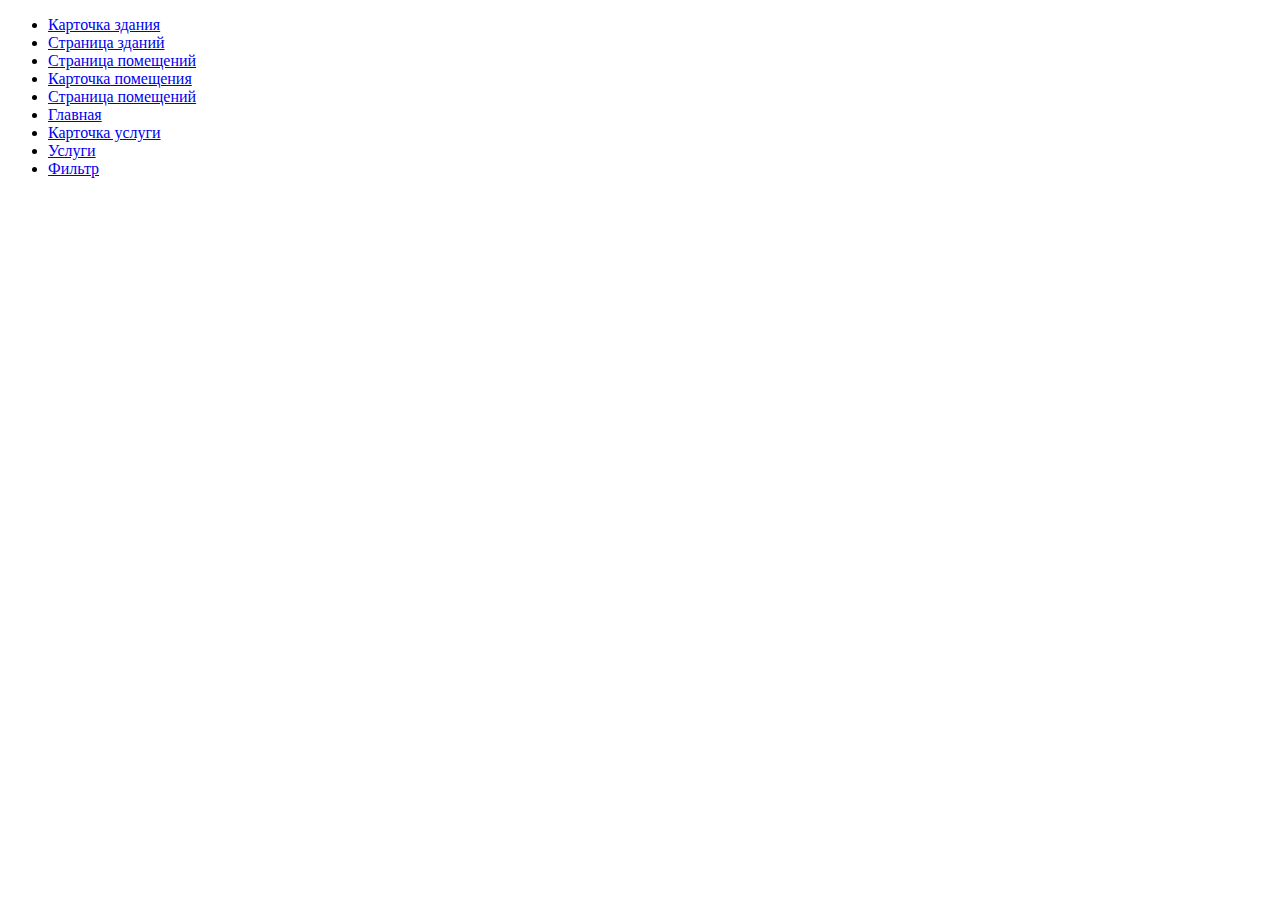
<file: pages.html>
<!DOCTYPE html>
<html lang="en">
<head>
    <meta charset="UTF-8">
    <meta http-equiv="X-UA-Compatible" content="IE=edge">
    <meta name="viewport" content="width=device-width, initial-scale=1.0">
    <title>Список страниц</title>
</head>
<body>
    <ul>
        <li>
            <a href="center-card.html">Карточка здания</a>
        </li>
        <li>
            <a href="center.html">Страница зданий</a>
        </li>
        <li>
            <a href="favorites.html">Страница помещений</a>
        </li>
        <li>
            <a href="house-card.html">Карточка помещения</a>
        </li>
        <li>
            <a href="house.html">Страница помещений</a>
        </li>
        <li>
            <a href="index.html">Главная</a>
        </li>
        <li>
            <a href="services-card.html">Карточка услуги</a>
        </li>
        <li>
            <a href="services.html">Услуги</a>
        </li>
        <li>
            <a href="strainer.html">Фильтр</a>
        </li>
    </ul>
</body>
</html>
</file>
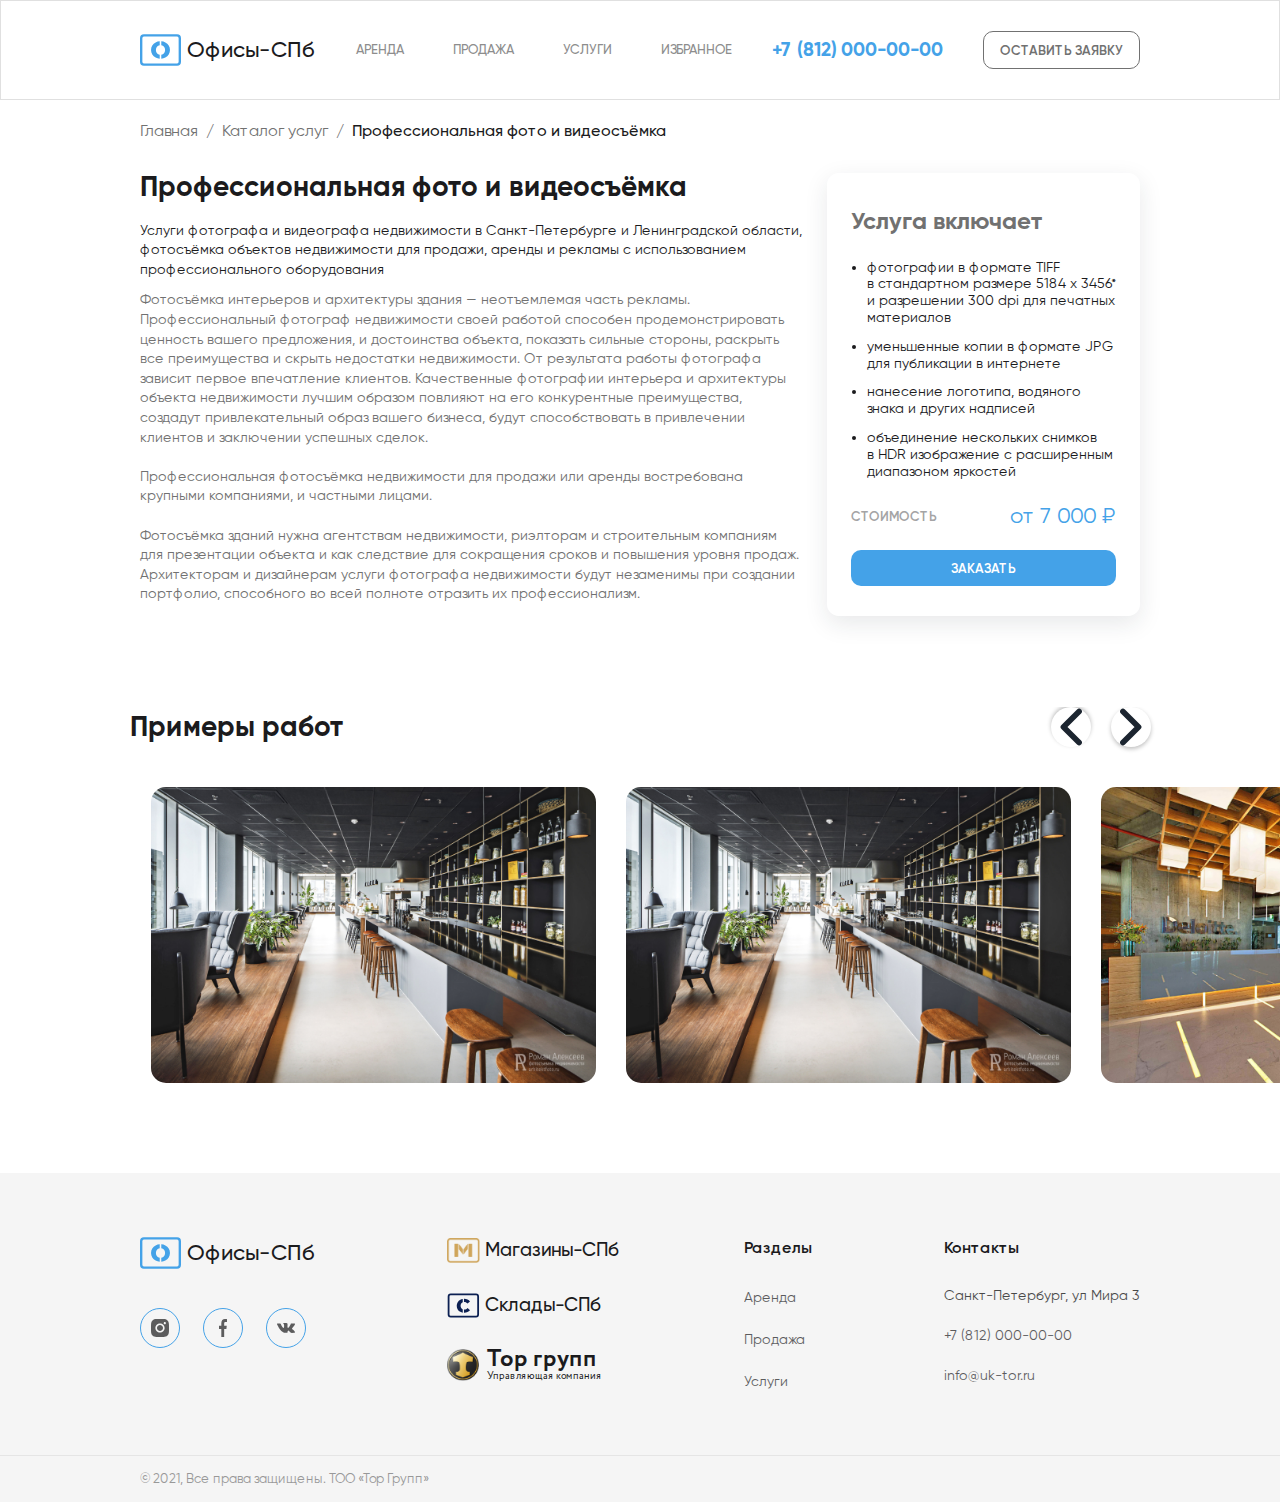
<file: services-card.html>
<!DOCTYPE html>
<html lang="ru">
<head>
    <meta charset="UTF-8">
    <meta http-equiv="X-UA-Compatible" content="IE=edge">
    <meta name="viewport" content="width=device-width, initial-scale=1.0">
    <title>Карточка услуги</title>
    <link
      rel="stylesheet"
      href="https://unpkg.com/swiper/swiper-bundle.min.css"
    />
    <link rel="stylesheet" href="css/style.css">
</head>
<body>
    <div class="wrapper">
        <header class="header">
            <div class="container">
                <div class="header__wrap">
                    <a href="#" class="logo">
                        <div class="logo__icon">
                            <svg width="52" height="40" viewBox="0 0 52 40" fill="none" xmlns="http://www.w3.org/2000/svg">
                                <rect x="1.5" y="1.5" width="49" height="37" rx="3.5" stroke="#44A2E8" stroke-width="3"/>
                                <path fill-rule="evenodd" clip-rule="evenodd" d="M25 9.03119C23.1126 9.15072 21.3894 9.61377 19.8303 10.4203C18.0206 11.3672 16.5913 12.6767 15.5424 14.3489C14.5141 16.0211 14 17.9048 14 20C14 22.0952 14.5141 23.9789 15.5424 25.6511C16.5913 27.3233 18.0206 28.6328 19.8303 29.5797C21.3894 30.3862 23.1126 30.8493 25 30.9688V25.9689C24.298 25.8602 23.6442 25.6334 23.0386 25.2885C22.1542 24.7848 21.455 24.0797 20.9409 23.1731C20.4267 22.2463 20.1697 21.1886 20.1697 20C20.1697 18.8114 20.4267 17.7637 20.9409 16.8571C21.455 15.9304 22.1542 15.2152 23.0386 14.7115C23.6442 14.3666 24.298 14.1398 25 14.0311V9.03119ZM27 25.9689C27.702 25.8602 28.3559 25.6334 28.9614 25.2885C29.8458 24.7848 30.545 24.0797 31.0591 23.1731C31.5733 22.2463 31.8303 21.1886 31.8303 20C31.8303 18.8114 31.5733 17.7637 31.0591 16.8571C30.545 15.9304 29.8458 15.2152 28.9614 14.7115C28.3559 14.3666 27.702 14.1398 27 14.0311V9.03124C28.8845 9.15083 30.5974 9.61386 32.1388 10.4203C33.9692 11.3672 35.3985 12.6767 36.4267 14.3489C37.4756 16.0211 38 17.9048 38 20C38 22.0952 37.4756 23.9789 36.4267 25.6511C35.3985 27.3233 33.9692 28.6328 32.1388 29.5797C30.5974 30.3861 28.8845 30.8492 27 30.9688V25.9689Z" fill="#44A2E8"/>
                            </svg>
                        </div>
                        <span class="logo__text">Офисы-СПб</span>                        
                    </a>
                    <nav class="main-nav">
                        <ul class="main-nav__list">
                            <li class="main-nav__item"><a href="/" class="main-nav__link">Аренда</a></li>
                            <li class="main-nav__item"><a href="/" class="main-nav__link">Продажа</a></li>
                            <li class="main-nav__item"><a href="/" class="main-nav__link">Услуги</a></li>
                            <li class="main-nav__item"><a href="/" class="main-nav__link">Избранное</a></li>
                        </ul>
                    </nav>
                    <a href="tel:+78120000000" class="phone">+7 (812) 000-00-00</a>
                    <div class="sandwich">
                        <button class="button sandwich__open-btn" type="button">
                            <span class="sandwich__line"></span>
                            <span class="sandwich__line"></span>
                            <span class="sandwich__line"></span>
                        </button>
                        <div class="sandwich__content">
                            <div class="sandwich__header">
                                <a href="#" class="button button--white sandwich__button">Оставить заявку</a>
                                <button class="sandwich__close-btn" type="button">
                                    <svg width="22" height="22" class="sandwich__close-icon" viewBox="0 0 22 22" fill="none" xmlns="http://www.w3.org/2000/svg">
                                        <path d="M1.10048 20.8985C0.709956 20.508 0.709956 19.8748 1.10048 19.4843L19.4853 1.09953C19.8758 0.709009 20.5089 0.70901 20.8995 1.09953C21.29 1.49006 21.29 2.12322 20.8995 2.51375L2.51469 20.8985C2.12417 21.289 1.491 21.289 1.10048 20.8985Z" fill="#44A2E8"/>
                                        <path d="M1.10049 1.09969C1.49101 0.709165 2.12418 0.709165 2.5147 1.09969L20.8995 19.4845C21.29 19.875 21.29 20.5082 20.8995 20.8987C20.509 21.2892 19.8758 21.2892 19.4853 20.8987L1.10049 2.5139C0.709963 2.12338 0.709964 1.49021 1.10049 1.09969Z" fill="#44A2E8"/>
                                    </svg>                                    
                                </button>
                            </div>
                            <div class="sandwich__bottom">
                                <nav class="main-nav sandwich-nav">
                                    <ul class="main-nav__list sandwich-nav__list">
                                        <li class="main-nav__item sandwich-nav__item"><a href="/" class="main-nav__link sandwich-nav__link">Аренда</a></li>
                                        <li class="main-nav__item sandwich-nav__item"><a href="/" class="main-nav__link sandwich-nav__link">Продажа</a></li>
                                        <li class="main-nav__item sandwich-nav__item"><a href="/" class="main-nav__link sandwich-nav__link">Услуги</a></li>
                                        <li class="main-nav__item sandwich-nav__item"><a href="/" class="main-nav__link sandwich-nav__link">Избранное</a></li>
                                    </ul>
                                </nav>
                                <a href="tel:+78120000000" class="phone sandwich__phone">+7 (812) 000-00-00</a>
                                <div class="social sandwich__social">
                                    <ul class="social__list">
                                        <li class="social__item">
                                            <a href="/" class="social__link">
                                                <svg width="18" height="18" class="social__item-icon" viewBox="0 0 18 18" fill="none" xmlns="http://www.w3.org/2000/svg">
                                                    <path opacity="0.7" d="M8.99758 5.99872C7.345 5.99872 5.99636 7.34738 5.99636 9C5.99636 10.6526 7.345 12.0013 8.99758 12.0013C10.6502 12.0013 11.9988 10.6526 11.9988 9C11.9988 7.34738 10.6502 5.99872 8.99758 5.99872ZM17.999 9C17.999 7.75716 18.0103 6.52558 17.9405 5.28499C17.8707 3.84402 17.5419 2.56515 16.4883 1.51144C15.4323 0.455477 14.1557 0.129006 12.7148 0.0592092C11.472 -0.0105879 10.2404 0.000669702 8.99983 0.000669702C7.75702 0.000669702 6.52546 -0.0105879 5.28489 0.0592092C3.84395 0.129006 2.5651 0.457728 1.51141 1.51144C0.455469 2.5674 0.129004 3.84402 0.0592081 5.28499C-0.0105877 6.52783 0.000669689 7.75941 0.000669689 9C0.000669689 10.2406 -0.0105877 11.4744 0.0592081 12.715C0.129004 14.156 0.45772 15.4348 1.51141 16.4886C2.56736 17.5445 3.84395 17.871 5.28489 17.9408C6.52771 18.0106 7.75927 17.9993 8.99983 17.9993C10.2426 17.9993 11.4742 18.0106 12.7148 17.9408C14.1557 17.871 15.4346 17.5423 16.4883 16.4886C17.5442 15.4326 17.8707 14.156 17.9405 12.715C18.0125 11.4744 17.999 10.2428 17.999 9ZM8.99758 13.6179C6.44215 13.6179 4.3798 11.5555 4.3798 9C4.3798 6.44452 6.44215 4.38213 8.99758 4.38213C11.553 4.38213 13.6154 6.44452 13.6154 9C13.6154 11.5555 11.553 13.6179 8.99758 13.6179ZM13.8045 5.27148C13.2078 5.27148 12.726 4.78966 12.726 4.193C12.726 3.59635 13.2078 3.11452 13.8045 3.11452C14.4011 3.11452 14.8829 3.59635 14.8829 4.193C14.8831 4.33468 14.8554 4.475 14.8012 4.60593C14.7471 4.73686 14.6677 4.85582 14.5675 4.956C14.4673 5.05618 14.3483 5.13561 14.2174 5.18975C14.0865 5.24388 13.9462 5.27166 13.8045 5.27148Z" fill="#1B1B1D"/>
                                                </svg>                                        
                                            </a>
                                        </li>
                                        <li class="social__item">
                                            <a href="/" class="social__link">
                                                <svg width="8" height="18" class="social__item-icon" viewBox="0 0 8 18" fill="none" xmlns="http://www.w3.org/2000/svg">
                                                    <path opacity="0.7" d="M6.53944 2.98872H8V0.126752C7.74804 0.0877571 6.88142 0 5.87219 0C3.76637 0 2.32379 1.49023 2.32379 4.22927V6.74997H0V9.94944H2.32379V18H5.17293V9.95019H7.40275L7.75671 6.75072H5.17222V4.54649C5.17293 3.62173 5.39422 2.98872 6.53944 2.98872Z" fill="#1B1B1D"/>
                                                </svg>                                                                                
                                            </a>
                                        </li>
                                        <li class="social__item">
                                            <a href="/" class="social__link">
                                                <svg width="22" height="12" class="social__item-icon" viewBox="0 0 22 12" fill="none" xmlns="http://www.w3.org/2000/svg">
                                                    <path opacity="0.7" d="M21.8039 10.7032C21.7448 10.6086 21.379 9.84873 19.6189 8.28705C17.7763 6.65178 18.0238 6.91731 20.2432 4.0897C21.5949 2.36766 22.1353 1.31602 21.9662 0.866413C21.8053 0.437826 20.8111 0.55092 20.8111 0.55092L17.5053 0.569319C17.5053 0.569319 17.2605 0.537755 17.0777 0.641571C16.9003 0.744117 16.7861 0.980776 16.7861 0.980776C16.7861 0.980776 16.2623 2.31373 15.5637 3.4469C14.091 5.83807 13.5011 5.96425 13.2604 5.8157C12.7007 5.46999 12.841 4.42494 12.841 3.68347C12.841 1.3659 13.2081 0.399757 12.1246 0.149933C11.7643 0.0671344 11.5003 0.011935 10.5804 0.00273516C9.40046 -0.00908191 8.40077 0.00670096 7.83562 0.27088C7.45883 0.447025 7.16869 0.840081 7.34608 0.862446C7.56476 0.890046 8.05978 0.989975 8.32242 1.33172C8.66207 1.77212 8.64969 2.76333 8.64969 2.76333C8.64969 2.76333 8.84495 5.49101 8.19455 5.83014C7.74763 6.06283 7.1357 5.58832 5.82245 3.41795C5.15003 2.30714 4.6413 1.07801 4.6413 1.07801C4.6413 1.07801 4.54367 0.849281 4.36903 0.727065C4.15724 0.578519 3.86021 0.531172 3.86021 0.531172L0.716739 0.549573C0.716739 0.549573 0.245061 0.562737 0.0718267 0.758631C-0.0822145 0.933428 0.0594467 1.29365 0.0594467 1.29365C0.0594467 1.29365 2.52087 6.79771 5.30682 9.57273C7.86312 12.1163 10.7646 11.9494 10.7646 11.9494H12.0791C12.0791 11.9494 12.4766 11.9074 12.6787 11.6984C12.8657 11.5064 12.8589 11.1462 12.8589 11.1462C12.8589 11.1462 12.8327 9.45964 13.6523 9.21124C14.4595 8.96673 15.4963 10.8413 16.595 11.5629C17.4256 12.1085 18.0568 11.9889 18.0568 11.9889L20.9953 11.9494C20.9953 11.9494 22.5327 11.8587 21.8039 10.7032Z" fill="#1B1B1D"/>
                                                </svg>                                                                                
                                            </a>
                                        </li>
                                    </ul>
                                </div>
                                <div class="others">
                                    <ul class="others__list">
                                        <li class="others__item">
                                            <a href="/" class="others__link">
                                                <img src="images/others-img1.png" alt="" class="others__img">
                                                <span class="others__text">Магазины-СПб</span>                                            
                                            </a>
                                        </li>
                                        <li class="others__item">
                                            <a href="/" class="others__link">
                                                <div class="others__img">
                                                    <svg width="43" height="34" viewBox="0 0 43 34" fill="none" xmlns="http://www.w3.org/2000/svg">
                                                        <rect x="1.22961" y="1.83826" width="40.1674" height="30.3305" rx="2.8691" stroke="#0C2052" stroke-width="2.45923"/>
                                                        <path fill-rule="evenodd" clip-rule="evenodd" d="M20.4936 8.1308C19.3169 8.31405 18.2232 8.67164 17.2122 9.20356C15.6874 9.99777 14.4869 11.1114 13.6106 12.5445C12.7343 13.9775 12.2961 15.6005 12.2961 17.4134C12.2961 19.2263 12.7343 20.8492 13.6106 22.2823C14.4869 23.7153 15.6874 24.8376 17.2122 25.6491C18.2232 26.1697 19.3169 26.5197 20.4936 26.699V22.1824C20.3243 22.1124 20.1594 22.0335 19.9989 21.9456C19.2277 21.514 18.6231 20.9097 18.1849 20.1327C17.7643 19.3385 17.554 18.432 17.554 17.4134C17.554 16.3947 17.7643 15.4969 18.1849 14.7199C18.6231 13.9257 19.2277 13.3128 19.9989 12.8811C20.1594 12.7933 20.3243 12.7143 20.4936 12.6444V8.1308ZM22.133 22.5706V26.8375C22.2274 26.8394 22.3222 26.8404 22.4175 26.8404C24.1 26.8404 25.616 26.5469 26.9655 25.9599C28.315 25.3728 29.4366 24.5268 30.3305 23.4218L27.018 20.4694C25.8263 21.8852 24.3804 22.5931 22.6803 22.5931C22.4943 22.5931 22.3118 22.5856 22.133 22.5706ZM22.133 12.2561V7.9893C22.2274 7.98732 22.3222 7.98633 22.4175 7.98633C24.1 7.98633 25.616 8.27984 26.9655 8.86688C28.315 9.45391 29.4366 10.2999 30.3305 11.4049L27.018 14.3573C25.8263 12.9416 24.3804 12.2337 22.6803 12.2337C22.4943 12.2337 22.3118 12.2412 22.133 12.2561Z" fill="#0C2052"/>
                                                    </svg>                                                
                                                </div>
                                                <span class="others__text">Склады-СПб</span>                                            
                                            </a>
                                        </li>
        
                                        <li class="others__item">
                                            <a href="/" class="others__link">
                                                <img src="images/others-img2.png" alt="" class="others__img others__img--top">
                                                <div class="others__info">
                                                    <span class="others__text others__text--top">Тор групп</span>
                                                    <span class="others__desc">Управляющая компания</span> 
                                                </div>
                                                   
                                            </a>
                                        </li>
                                    </ul>
                                </div> 
                            </div>
                        </div>
                    </div>
                    <a href="#" class="button button--white header__button">Оставить заявку</a>
                </div>
            </div>
        </header>
        <div class="main">
            <div class="breadcrumbs">
                <div class="container">
                    <div class="breadcrumbs__wrap">
                        <a href="#" class="breadcrumbs__link">Главная</a>
                        <a href="#" class="breadcrumbs__link">Каталог услуг</a>
                        <span class="breadcrumbs__active">Профессиональная фото и видеосъёмка</span>
                    </div>
                </div>
            </div>
    
            <div class="info">
                <div class="container">
                    <div class="info__wrap">
                        <div class="info__left">
                            <h3 class="title info__title">Профессиональная фото и видеосъёмка</h3>
                            <p class="info__text info__text--black">Услуги фотографа и видеографа недвижимости в Санкт-Петербурге и Ленинградской области,
                                фотосъёмка объектов недвижимости для продажи, аренды и рекламы с использованием профессионального оборудования</p>
                            <p class="info__text">Фотосъёмка интерьеров и архитектуры здания — неотъемлемая часть рекламы. Профессиональный фотограф недвижимости своей работой способен продемонстрировать ценность вашего предложения, и достоинства объекта, показать сильные стороны, раскрыть все преимущества и скрыть недостатки недвижимости. От результата работы фотографа зависит первое впечатление клиентов. Качественные фотографии интерьера и архитектуры объекта недвижимости лучшим образом повлияют на его конкурентные преимущества, создадут привлекательный образ вашего бизнеса, будут способствовать в привлечении клиентов и заключении успешных сделок.<br><br>
                                Профессиональная фотосъёмка недвижимости для продажи или аренды востребована крупными компаниями, и частными лицами.<br><br>
                                Фотосъёмка зданий нужна агентствам недвижимости, риэлторам и строительным компаниям для презентации объекта и как следствие для сокращения сроков и повышения уровня продаж. Архитекторам и дизайнерам услуги фотографа недвижимости будут незаменимы при создании портфолио, способного во всей полноте отразить их профессионализм.</p>
                        </div>
                        <div class="info-card">
                            <span class="info-card__title">Услуга включает</span>
                            <ul class="info-card__list">
                                <li class="info-card__item">фотографии в формате TIFF в стандартном размере 5184 x 3456* и разрешении 300 dpi для печатных материалов</li>
                                <li class="info-card__item">уменьшенные копии в формате JPG для публикации в интернете</li>
                                <li class="info-card__item">нанесение логотипа, водяного знака и других надписей</li>
                                <li class="info-card__item">объединение нескольких снимков в HDR изображение с расширенным диапазоном яркостей</li>
                            </ul>
                            <div class="info-card__flex">
                                <span class="info-card__category">Стоимость</span>
                                <span class="info-card__price">от 7 000 ₽</span>
                            </div>
                            <a href="#popup-services" class="button info-card__button popup-link">Заказать</a>
                        </div>
                    </div>
                </div>
            </div>
            <div class="example">
                <div class="container">
                    <div class="example__wrap">
                        <div class="example__header">
                            <h3 class="title example__title">Примеры работ</h3>
                            <div class="example__header-right">
                                <div class="swiper-button swiper-button-prev">
                                    <svg width="8" height="14" viewBox="0 0 8 14" fill="none" xmlns="http://www.w3.org/2000/svg">
                                        <path d="M1.18164 1.54547L6.63619 7.00002L1.18164 12.4546" stroke="#1C2530" stroke-width="2" stroke-linecap="round" stroke-linejoin="round"/>
                                    </svg>
                                </div>
                                <div class="swiper-button swiper-button-next">
                                    <svg width="8" height="14" viewBox="0 0 8 14" fill="none" xmlns="http://www.w3.org/2000/svg">
                                        <path d="M1.18164 1.54547L6.63619 7.00002L1.18164 12.4546" stroke="#1C2530" stroke-width="2" stroke-linecap="round" stroke-linejoin="round"/>
                                    </svg>                    
                                </div>
                            </div>
                        </div>
                        <div class="example__body">
                            <div class="swiper services-card-swiper">
                                <div class="swiper-wrapper">
                                    <div class="swiper-slide">
                                        <img src="images/services-card-swiper-img2.png" alt="">
                                    </div>
                                    <div class="swiper-slide">
                                        <img src="images/services-card-swiper-img2.png" alt="">
                                    </div>
                                    <div class="swiper-slide">
                                        <img src="images/services-card-swiper-img3.png" alt="">
                                    </div>
                                    <div class="swiper-slide">
                                        <img src="images/services-card-swiper-img4.png" alt="">
                                    </div>
                                    <div class="swiper-slide">
                                        <img src="images/services-card-swiper-img2.png" alt="">
                                    </div>
                                    <div class="swiper-slide">
                                        <img src="images/services-card-swiper-img2.png" alt="">
                                    </div>
                                    <div class="swiper-slide">
                                        <img src="images/services-card-swiper-img3.png" alt="">
                                    </div>
                                    <div class="swiper-slide">
                                        <img src="images/services-card-swiper-img4.png" alt="">
                                    </div>
                                    <div class="swiper-slide">
                                        <img src="images/services-card-swiper-img2.png" alt="">
                                    </div>
                                </div>
                            </div>
                        </div>
                    </div>
                </div>
            </div>
        </div>
        
        <footer class="footer">
            <div class="footer__top">
                <div class="container">
                    <div class="footer__wrap">
                        <div class="footer__left">
                            <div class="footer__group">
                                <a href="#" class="logo footer__logo">
                                    <div class="logo__icon">
                                        <svg width="52" height="40" viewBox="0 0 52 40" fill="none" xmlns="http://www.w3.org/2000/svg">
                                            <rect x="1.5" y="1.5" width="49" height="37" rx="3.5" stroke="#44A2E8" stroke-width="3"/>
                                            <path fill-rule="evenodd" clip-rule="evenodd" d="M25 9.03119C23.1126 9.15072 21.3894 9.61377 19.8303 10.4203C18.0206 11.3672 16.5913 12.6767 15.5424 14.3489C14.5141 16.0211 14 17.9048 14 20C14 22.0952 14.5141 23.9789 15.5424 25.6511C16.5913 27.3233 18.0206 28.6328 19.8303 29.5797C21.3894 30.3862 23.1126 30.8493 25 30.9688V25.9689C24.298 25.8602 23.6442 25.6334 23.0386 25.2885C22.1542 24.7848 21.455 24.0797 20.9409 23.1731C20.4267 22.2463 20.1697 21.1886 20.1697 20C20.1697 18.8114 20.4267 17.7637 20.9409 16.8571C21.455 15.9304 22.1542 15.2152 23.0386 14.7115C23.6442 14.3666 24.298 14.1398 25 14.0311V9.03119ZM27 25.9689C27.702 25.8602 28.3559 25.6334 28.9614 25.2885C29.8458 24.7848 30.545 24.0797 31.0591 23.1731C31.5733 22.2463 31.8303 21.1886 31.8303 20C31.8303 18.8114 31.5733 17.7637 31.0591 16.8571C30.545 15.9304 29.8458 15.2152 28.9614 14.7115C28.3559 14.3666 27.702 14.1398 27 14.0311V9.03124C28.8845 9.15083 30.5974 9.61386 32.1388 10.4203C33.9692 11.3672 35.3985 12.6767 36.4267 14.3489C37.4756 16.0211 38 17.9048 38 20C38 22.0952 37.4756 23.9789 36.4267 25.6511C35.3985 27.3233 33.9692 28.6328 32.1388 29.5797C30.5974 30.3861 28.8845 30.8492 27 30.9688V25.9689Z" fill="#44A2E8"/>
                                        </svg>
                                    </div>
                                    <span class="logo__text">Офисы-СПб</span>                        
                                </a>
                                <div class="social footer__social">
                                    <ul class="social__list">
                                        <li class="social__item">
                                            <a href="/" class="social__link">
                                                <svg width="18" height="18" class="social__item-icon" viewBox="0 0 18 18" fill="none" xmlns="http://www.w3.org/2000/svg">
                                                    <path opacity="0.7" d="M8.99758 5.99872C7.345 5.99872 5.99636 7.34738 5.99636 9C5.99636 10.6526 7.345 12.0013 8.99758 12.0013C10.6502 12.0013 11.9988 10.6526 11.9988 9C11.9988 7.34738 10.6502 5.99872 8.99758 5.99872ZM17.999 9C17.999 7.75716 18.0103 6.52558 17.9405 5.28499C17.8707 3.84402 17.5419 2.56515 16.4883 1.51144C15.4323 0.455477 14.1557 0.129006 12.7148 0.0592092C11.472 -0.0105879 10.2404 0.000669702 8.99983 0.000669702C7.75702 0.000669702 6.52546 -0.0105879 5.28489 0.0592092C3.84395 0.129006 2.5651 0.457728 1.51141 1.51144C0.455469 2.5674 0.129004 3.84402 0.0592081 5.28499C-0.0105877 6.52783 0.000669689 7.75941 0.000669689 9C0.000669689 10.2406 -0.0105877 11.4744 0.0592081 12.715C0.129004 14.156 0.45772 15.4348 1.51141 16.4886C2.56736 17.5445 3.84395 17.871 5.28489 17.9408C6.52771 18.0106 7.75927 17.9993 8.99983 17.9993C10.2426 17.9993 11.4742 18.0106 12.7148 17.9408C14.1557 17.871 15.4346 17.5423 16.4883 16.4886C17.5442 15.4326 17.8707 14.156 17.9405 12.715C18.0125 11.4744 17.999 10.2428 17.999 9ZM8.99758 13.6179C6.44215 13.6179 4.3798 11.5555 4.3798 9C4.3798 6.44452 6.44215 4.38213 8.99758 4.38213C11.553 4.38213 13.6154 6.44452 13.6154 9C13.6154 11.5555 11.553 13.6179 8.99758 13.6179ZM13.8045 5.27148C13.2078 5.27148 12.726 4.78966 12.726 4.193C12.726 3.59635 13.2078 3.11452 13.8045 3.11452C14.4011 3.11452 14.8829 3.59635 14.8829 4.193C14.8831 4.33468 14.8554 4.475 14.8012 4.60593C14.7471 4.73686 14.6677 4.85582 14.5675 4.956C14.4673 5.05618 14.3483 5.13561 14.2174 5.18975C14.0865 5.24388 13.9462 5.27166 13.8045 5.27148Z" fill="#1B1B1D"/>
                                                </svg>                                        
                                            </a>
                                        </li>
                                        <li class="social__item">
                                            <a href="/" class="social__link">
                                                <svg width="8" height="18" class="social__item-icon" viewBox="0 0 8 18" fill="none" xmlns="http://www.w3.org/2000/svg">
                                                    <path opacity="0.7" d="M6.53944 2.98872H8V0.126752C7.74804 0.0877571 6.88142 0 5.87219 0C3.76637 0 2.32379 1.49023 2.32379 4.22927V6.74997H0V9.94944H2.32379V18H5.17293V9.95019H7.40275L7.75671 6.75072H5.17222V4.54649C5.17293 3.62173 5.39422 2.98872 6.53944 2.98872Z" fill="#1B1B1D"/>
                                                </svg>                                                                                
                                            </a>
                                        </li>
                                        <li class="social__item">
                                            <a href="/" class="social__link">
                                                <svg width="22" height="12" class="social__item-icon" viewBox="0 0 22 12" fill="none" xmlns="http://www.w3.org/2000/svg">
                                                    <path opacity="0.7" d="M21.8039 10.7032C21.7448 10.6086 21.379 9.84873 19.6189 8.28705C17.7763 6.65178 18.0238 6.91731 20.2432 4.0897C21.5949 2.36766 22.1353 1.31602 21.9662 0.866413C21.8053 0.437826 20.8111 0.55092 20.8111 0.55092L17.5053 0.569319C17.5053 0.569319 17.2605 0.537755 17.0777 0.641571C16.9003 0.744117 16.7861 0.980776 16.7861 0.980776C16.7861 0.980776 16.2623 2.31373 15.5637 3.4469C14.091 5.83807 13.5011 5.96425 13.2604 5.8157C12.7007 5.46999 12.841 4.42494 12.841 3.68347C12.841 1.3659 13.2081 0.399757 12.1246 0.149933C11.7643 0.0671344 11.5003 0.011935 10.5804 0.00273516C9.40046 -0.00908191 8.40077 0.00670096 7.83562 0.27088C7.45883 0.447025 7.16869 0.840081 7.34608 0.862446C7.56476 0.890046 8.05978 0.989975 8.32242 1.33172C8.66207 1.77212 8.64969 2.76333 8.64969 2.76333C8.64969 2.76333 8.84495 5.49101 8.19455 5.83014C7.74763 6.06283 7.1357 5.58832 5.82245 3.41795C5.15003 2.30714 4.6413 1.07801 4.6413 1.07801C4.6413 1.07801 4.54367 0.849281 4.36903 0.727065C4.15724 0.578519 3.86021 0.531172 3.86021 0.531172L0.716739 0.549573C0.716739 0.549573 0.245061 0.562737 0.0718267 0.758631C-0.0822145 0.933428 0.0594467 1.29365 0.0594467 1.29365C0.0594467 1.29365 2.52087 6.79771 5.30682 9.57273C7.86312 12.1163 10.7646 11.9494 10.7646 11.9494H12.0791C12.0791 11.9494 12.4766 11.9074 12.6787 11.6984C12.8657 11.5064 12.8589 11.1462 12.8589 11.1462C12.8589 11.1462 12.8327 9.45964 13.6523 9.21124C14.4595 8.96673 15.4963 10.8413 16.595 11.5629C17.4256 12.1085 18.0568 11.9889 18.0568 11.9889L20.9953 11.9494C20.9953 11.9494 22.5327 11.8587 21.8039 10.7032Z" fill="#1B1B1D"/>
                                                </svg>                                                                                
                                            </a>
                                        </li>
                                    </ul>
                                </div> 
                            </div>
                            <div class="footer__group">
                                <div class="others">
                                    <ul class="others__list">
                                        <li class="others__item">
                                            <a href="/" class="others__link">
                                                <div class="others__img">
                                                    <img src="images/others-img1.png" alt="">
                                                </div>
                                                <span class="others__text">Магазины-СПб</span>                                            
                                            </a>
                                        </li>
                                        <li class="others__item">
                                            <a href="/" class="others__link">
                                                <div class="others__img">
                                                    <svg width="43" height="34" viewBox="0 0 43 34" fill="none" xmlns="http://www.w3.org/2000/svg">
                                                        <rect x="1.22961" y="1.83826" width="40.1674" height="30.3305" rx="2.8691" stroke="#0C2052" stroke-width="2.45923"/>
                                                        <path fill-rule="evenodd" clip-rule="evenodd" d="M20.4936 8.1308C19.3169 8.31405 18.2232 8.67164 17.2122 9.20356C15.6874 9.99777 14.4869 11.1114 13.6106 12.5445C12.7343 13.9775 12.2961 15.6005 12.2961 17.4134C12.2961 19.2263 12.7343 20.8492 13.6106 22.2823C14.4869 23.7153 15.6874 24.8376 17.2122 25.6491C18.2232 26.1697 19.3169 26.5197 20.4936 26.699V22.1824C20.3243 22.1124 20.1594 22.0335 19.9989 21.9456C19.2277 21.514 18.6231 20.9097 18.1849 20.1327C17.7643 19.3385 17.554 18.432 17.554 17.4134C17.554 16.3947 17.7643 15.4969 18.1849 14.7199C18.6231 13.9257 19.2277 13.3128 19.9989 12.8811C20.1594 12.7933 20.3243 12.7143 20.4936 12.6444V8.1308ZM22.133 22.5706V26.8375C22.2274 26.8394 22.3222 26.8404 22.4175 26.8404C24.1 26.8404 25.616 26.5469 26.9655 25.9599C28.315 25.3728 29.4366 24.5268 30.3305 23.4218L27.018 20.4694C25.8263 21.8852 24.3804 22.5931 22.6803 22.5931C22.4943 22.5931 22.3118 22.5856 22.133 22.5706ZM22.133 12.2561V7.9893C22.2274 7.98732 22.3222 7.98633 22.4175 7.98633C24.1 7.98633 25.616 8.27984 26.9655 8.86688C28.315 9.45391 29.4366 10.2999 30.3305 11.4049L27.018 14.3573C25.8263 12.9416 24.3804 12.2337 22.6803 12.2337C22.4943 12.2337 22.3118 12.2412 22.133 12.2561Z" fill="#0C2052"/>
                                                    </svg>                                                
                                                </div>
                                                <span class="others__text">Склады-СПб</span>                                            
                                            </a>
                                        </li>
        
                                        <li class="others__item">
                                            <a href="/" class="others__link">
                                                <img src="images/others-img2.png" alt="" class="others__img others__img--top">
                                                <div class="others__info">
                                                    <span class="others__text others__text--top">Тор групп</span>
                                                    <span class="others__desc">Управляющая компания</span> 
                                                </div>
                                                   
                                            </a>
                                        </li>
                                    </ul>
                                </div>
                            </div>
                        </div>
                        <div class="footer__right">
                            <div class="footer__group">
                                <span class="footer__title">Разделы</span>
                                <nav class="footer-nav">
                                    <ul class="footer-nav__list">
                                        <li class="footer-nav__item"><a href="/" class="footer-nav__link">Аренда</a></li>
                                        <li class="footer-nav__item"><a href="/" class="footer-nav__link">Продажа</a></li>
                                        <li class="footer-nav__item"><a href="/" class="footer-nav__link">Услуги</a></li>
                                    </ul>
                                </nav>
                            </div>
                            <div class="footer__group">
                                <span class="footer__title">Контакты</span>
                                <p class="footer__address">Санкт-Петербург, ул Мира 3</p>
                                <a href="tel:+78120000000" class="footer__link">+7 (812) 000-00-00</a>
                                <a href="tomail:info@uk-tor.ru" class="footer__link">info@uk-tor.ru</a>
                            </div>
                        </div>
                        <a href="#" class="logo footer__logo-dublicate">
                            <div class="logo__icon footer__logo-icon-dublicate">
                                <svg width="52" height="40" viewBox="0 0 52 40" fill="none" xmlns="http://www.w3.org/2000/svg">
                                    <rect x="1.5" y="1.5" width="49" height="37" rx="3.5" stroke="#44A2E8" stroke-width="3"/>
                                    <path fill-rule="evenodd" clip-rule="evenodd" d="M25 9.03119C23.1126 9.15072 21.3894 9.61377 19.8303 10.4203C18.0206 11.3672 16.5913 12.6767 15.5424 14.3489C14.5141 16.0211 14 17.9048 14 20C14 22.0952 14.5141 23.9789 15.5424 25.6511C16.5913 27.3233 18.0206 28.6328 19.8303 29.5797C21.3894 30.3862 23.1126 30.8493 25 30.9688V25.9689C24.298 25.8602 23.6442 25.6334 23.0386 25.2885C22.1542 24.7848 21.455 24.0797 20.9409 23.1731C20.4267 22.2463 20.1697 21.1886 20.1697 20C20.1697 18.8114 20.4267 17.7637 20.9409 16.8571C21.455 15.9304 22.1542 15.2152 23.0386 14.7115C23.6442 14.3666 24.298 14.1398 25 14.0311V9.03119ZM27 25.9689C27.702 25.8602 28.3559 25.6334 28.9614 25.2885C29.8458 24.7848 30.545 24.0797 31.0591 23.1731C31.5733 22.2463 31.8303 21.1886 31.8303 20C31.8303 18.8114 31.5733 17.7637 31.0591 16.8571C30.545 15.9304 29.8458 15.2152 28.9614 14.7115C28.3559 14.3666 27.702 14.1398 27 14.0311V9.03124C28.8845 9.15083 30.5974 9.61386 32.1388 10.4203C33.9692 11.3672 35.3985 12.6767 36.4267 14.3489C37.4756 16.0211 38 17.9048 38 20C38 22.0952 37.4756 23.9789 36.4267 25.6511C35.3985 27.3233 33.9692 28.6328 32.1388 29.5797C30.5974 30.3861 28.8845 30.8492 27 30.9688V25.9689Z" fill="#44A2E8"/>
                                </svg>
                            </div>
                            <span class="logo__text footer__logo-text-dublicate">Офисы-СПб</span>                        
                        </a>
                    </div>
                </div>
            </div>
            <div class="footer__line"></div>
            <div class="footer__bottom">
                <div class="container">
                    <div class="footer__wrap">
                        <p class="footer__copyright">© 2021, Все права защищены. ТОО «Тор Групп»</p>
                    </div>
                </div>
            </div>
        </footer>
    </div>
    <div id="popup-services" class="popup popup-services">
        <div class="popup__body">
            <div class="popup__content">
                <a href="#header" class="popup__close close-popup">
                    <svg width="22" height="22" viewBox="0 0 22 22" fill="none" xmlns="http://www.w3.org/2000/svg">
                        <path d="M2.27719 0L0.00148121 2.26248L8.78935 10.9993L0 19.7375L2.27571 22L11.0651 13.2617L19.7243 21.8706L22 19.6082L13.3408 10.9993L21.9985 2.39183L19.7228 0.129353L11.0651 8.73678L2.27719 0Z" fill="#545454"/>
                    </svg>                        
                </a>
                <div class="message">
                    <h3 class="title popup__title">Заказать услугу</h3>
                    <p class="popup__desc">Оставьте заявку на услугу и наши менеджера свяжутся с вами в ближайшее время</p>
                    <form action="" method="post" class="form message__form">
                        <div class="popup__group">
                            <label for="popup-field9" class="popup__label">Ваше имя</label>
                            <input type="text" class="input popup__input" id="popup-field9" placeholder="Иванов Иван">
                        </div>
                        <div class="popup__group">
                            <label for="popup-field10" class="popup__label">Ваш номер телефона</label>
                            <input type="tel" class="input popup__input" id="popup-field10" placeholder="+7 (812) 000-00-00">
                        </div>
                        <p class="popup__afterword">Нажимая на кнопку я подтверждаю, что ознакомлен и согласен с <a href="#" class="popup__link">условиями политики конфиденциальности</a></p>
                        <button type="submit" class="button popup__button">Отправить</button>
                    </form>
                </div>
            </div>
        </div>
    </div>
    <script src="https://unpkg.com/swiper/swiper-bundle.min.js"></script>
    <script src="js/main.js"></script>
</body>
</html>
</file>
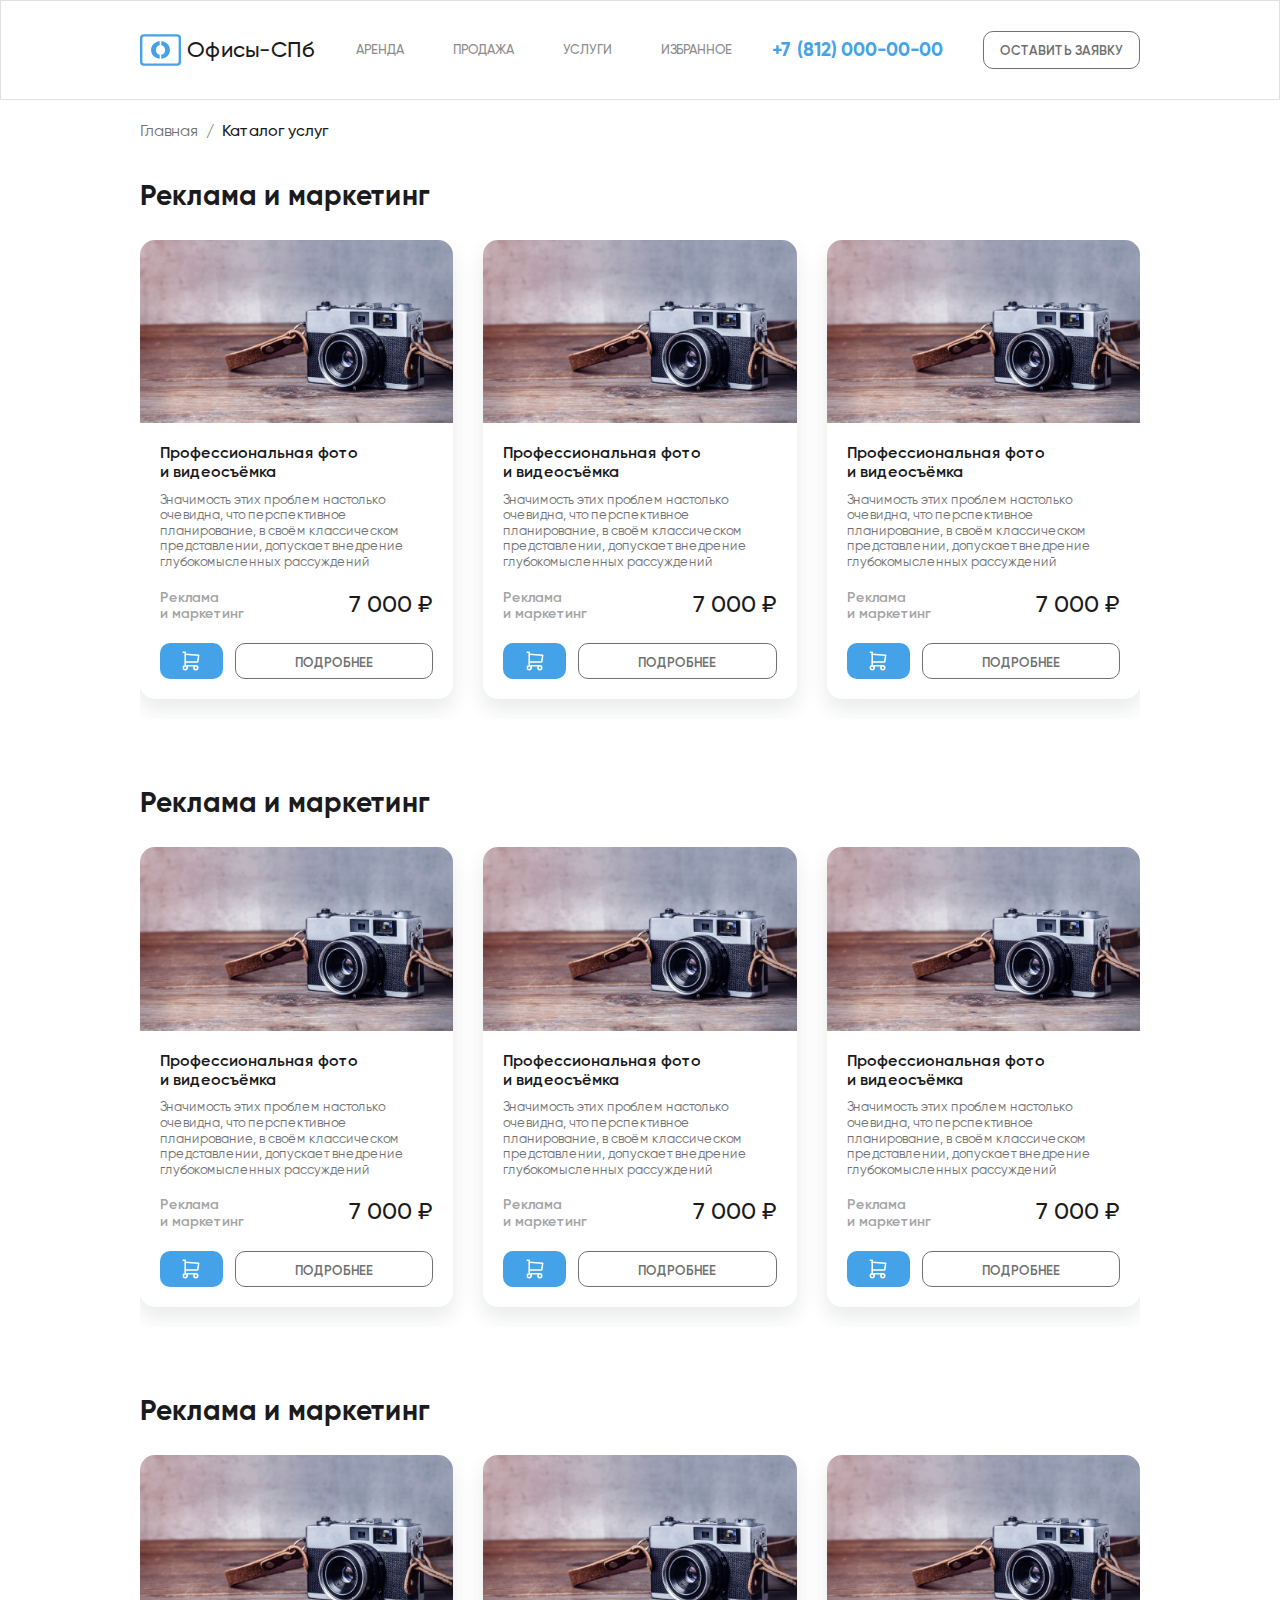
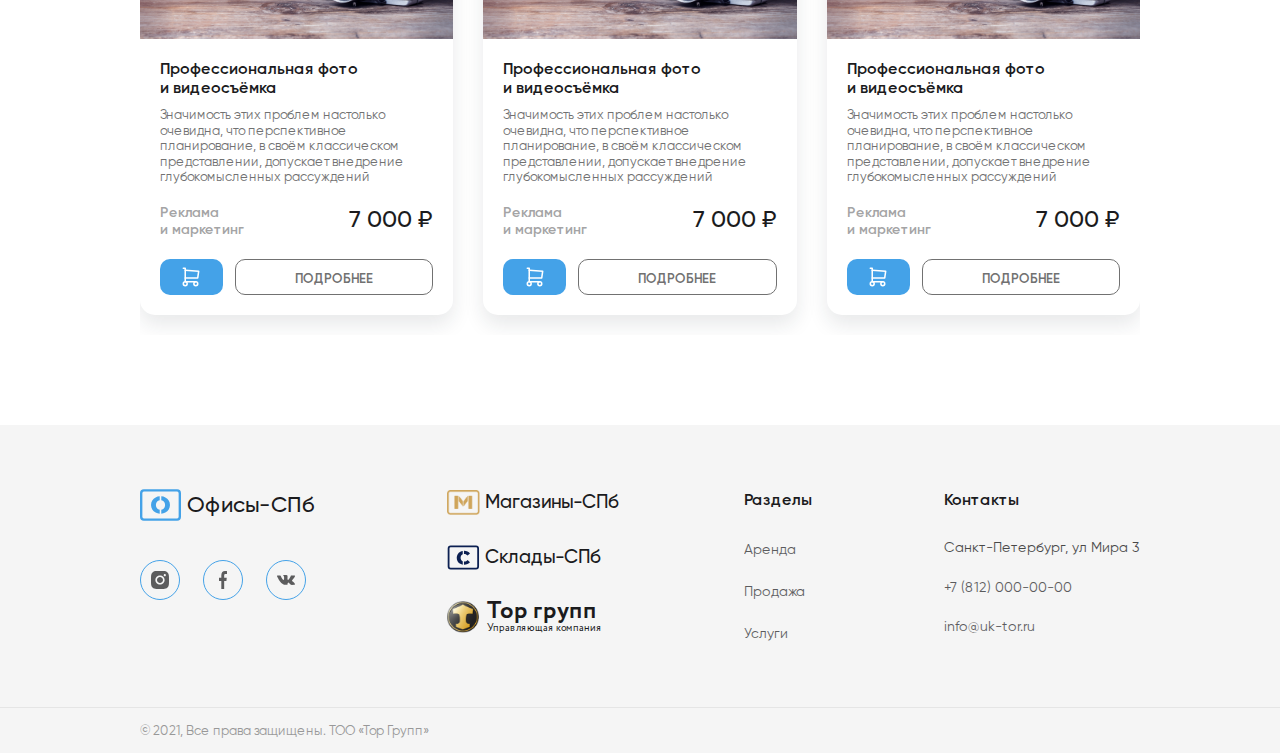
<file: services.html>
<!DOCTYPE html>
<html lang="ru">
<head>
    <meta charset="UTF-8">
    <meta http-equiv="X-UA-Compatible" content="IE=edge">
    <meta name="viewport" content="width=device-width, initial-scale=1.0">
    <title>Услуги</title>
    <link rel="stylesheet" href="css/style.css">
</head>
<body>
    <header class="header">
        <div class="container">
            <div class="header__wrap">
                <a href="#" class="logo">
                    <div class="logo__icon">
                        <svg width="52" height="40" viewBox="0 0 52 40" fill="none" xmlns="http://www.w3.org/2000/svg">
                            <rect x="1.5" y="1.5" width="49" height="37" rx="3.5" stroke="#44A2E8" stroke-width="3"/>
                            <path fill-rule="evenodd" clip-rule="evenodd" d="M25 9.03119C23.1126 9.15072 21.3894 9.61377 19.8303 10.4203C18.0206 11.3672 16.5913 12.6767 15.5424 14.3489C14.5141 16.0211 14 17.9048 14 20C14 22.0952 14.5141 23.9789 15.5424 25.6511C16.5913 27.3233 18.0206 28.6328 19.8303 29.5797C21.3894 30.3862 23.1126 30.8493 25 30.9688V25.9689C24.298 25.8602 23.6442 25.6334 23.0386 25.2885C22.1542 24.7848 21.455 24.0797 20.9409 23.1731C20.4267 22.2463 20.1697 21.1886 20.1697 20C20.1697 18.8114 20.4267 17.7637 20.9409 16.8571C21.455 15.9304 22.1542 15.2152 23.0386 14.7115C23.6442 14.3666 24.298 14.1398 25 14.0311V9.03119ZM27 25.9689C27.702 25.8602 28.3559 25.6334 28.9614 25.2885C29.8458 24.7848 30.545 24.0797 31.0591 23.1731C31.5733 22.2463 31.8303 21.1886 31.8303 20C31.8303 18.8114 31.5733 17.7637 31.0591 16.8571C30.545 15.9304 29.8458 15.2152 28.9614 14.7115C28.3559 14.3666 27.702 14.1398 27 14.0311V9.03124C28.8845 9.15083 30.5974 9.61386 32.1388 10.4203C33.9692 11.3672 35.3985 12.6767 36.4267 14.3489C37.4756 16.0211 38 17.9048 38 20C38 22.0952 37.4756 23.9789 36.4267 25.6511C35.3985 27.3233 33.9692 28.6328 32.1388 29.5797C30.5974 30.3861 28.8845 30.8492 27 30.9688V25.9689Z" fill="#44A2E8"/>
                        </svg>
                    </div>
                    <span class="logo__text">Офисы-СПб</span>                        
                </a>
                <nav class="main-nav">
                    <ul class="main-nav__list">
                        <li class="main-nav__item"><a href="/" class="main-nav__link">Аренда</a></li>
                        <li class="main-nav__item"><a href="/" class="main-nav__link">Продажа</a></li>
                        <li class="main-nav__item"><a href="/" class="main-nav__link">Услуги</a></li>
                        <li class="main-nav__item"><a href="/" class="main-nav__link">Избранное</a></li>
                    </ul>
                </nav>
                <a href="tel:+78120000000" class="phone">+7 (812) 000-00-00</a>
                <div class="sandwich">
                    <button class="button sandwich__open-btn" type="button">
                        <span class="sandwich__line"></span>
                        <span class="sandwich__line"></span>
                        <span class="sandwich__line"></span>
                    </button>
                    <div class="sandwich__content">
                        <div class="sandwich__header">
                            <a href="#" class="button button--white sandwich__button">Оставить заявку</a>
                            <button class="sandwich__close-btn" type="button">
                                <svg width="22" height="22" class="sandwich__close-icon" viewBox="0 0 22 22" fill="none" xmlns="http://www.w3.org/2000/svg">
                                    <path d="M1.10048 20.8985C0.709956 20.508 0.709956 19.8748 1.10048 19.4843L19.4853 1.09953C19.8758 0.709009 20.5089 0.70901 20.8995 1.09953C21.29 1.49006 21.29 2.12322 20.8995 2.51375L2.51469 20.8985C2.12417 21.289 1.491 21.289 1.10048 20.8985Z" fill="#44A2E8"/>
                                    <path d="M1.10049 1.09969C1.49101 0.709165 2.12418 0.709165 2.5147 1.09969L20.8995 19.4845C21.29 19.875 21.29 20.5082 20.8995 20.8987C20.509 21.2892 19.8758 21.2892 19.4853 20.8987L1.10049 2.5139C0.709963 2.12338 0.709964 1.49021 1.10049 1.09969Z" fill="#44A2E8"/>
                                </svg>                                    
                            </button>
                        </div>
                        <div class="sandwich__bottom">
                            <nav class="main-nav sandwich-nav">
                                <ul class="main-nav__list sandwich-nav__list">
                                    <li class="main-nav__item sandwich-nav__item"><a href="/" class="main-nav__link sandwich-nav__link">Аренда</a></li>
                                    <li class="main-nav__item sandwich-nav__item"><a href="/" class="main-nav__link sandwich-nav__link">Продажа</a></li>
                                    <li class="main-nav__item sandwich-nav__item"><a href="/" class="main-nav__link sandwich-nav__link">Услуги</a></li>
                                    <li class="main-nav__item sandwich-nav__item"><a href="/" class="main-nav__link sandwich-nav__link">Избранное</a></li>
                                </ul>
                            </nav>
                            <a href="tel:+78120000000" class="phone sandwich__phone">+7 (812) 000-00-00</a>
                            <div class="social sandwich__social">
                                <ul class="social__list">
                                    <li class="social__item">
                                        <a href="/" class="social__link">
                                            <svg width="18" height="18" class="social__item-icon" viewBox="0 0 18 18" fill="none" xmlns="http://www.w3.org/2000/svg">
                                                <path opacity="0.7" d="M8.99758 5.99872C7.345 5.99872 5.99636 7.34738 5.99636 9C5.99636 10.6526 7.345 12.0013 8.99758 12.0013C10.6502 12.0013 11.9988 10.6526 11.9988 9C11.9988 7.34738 10.6502 5.99872 8.99758 5.99872ZM17.999 9C17.999 7.75716 18.0103 6.52558 17.9405 5.28499C17.8707 3.84402 17.5419 2.56515 16.4883 1.51144C15.4323 0.455477 14.1557 0.129006 12.7148 0.0592092C11.472 -0.0105879 10.2404 0.000669702 8.99983 0.000669702C7.75702 0.000669702 6.52546 -0.0105879 5.28489 0.0592092C3.84395 0.129006 2.5651 0.457728 1.51141 1.51144C0.455469 2.5674 0.129004 3.84402 0.0592081 5.28499C-0.0105877 6.52783 0.000669689 7.75941 0.000669689 9C0.000669689 10.2406 -0.0105877 11.4744 0.0592081 12.715C0.129004 14.156 0.45772 15.4348 1.51141 16.4886C2.56736 17.5445 3.84395 17.871 5.28489 17.9408C6.52771 18.0106 7.75927 17.9993 8.99983 17.9993C10.2426 17.9993 11.4742 18.0106 12.7148 17.9408C14.1557 17.871 15.4346 17.5423 16.4883 16.4886C17.5442 15.4326 17.8707 14.156 17.9405 12.715C18.0125 11.4744 17.999 10.2428 17.999 9ZM8.99758 13.6179C6.44215 13.6179 4.3798 11.5555 4.3798 9C4.3798 6.44452 6.44215 4.38213 8.99758 4.38213C11.553 4.38213 13.6154 6.44452 13.6154 9C13.6154 11.5555 11.553 13.6179 8.99758 13.6179ZM13.8045 5.27148C13.2078 5.27148 12.726 4.78966 12.726 4.193C12.726 3.59635 13.2078 3.11452 13.8045 3.11452C14.4011 3.11452 14.8829 3.59635 14.8829 4.193C14.8831 4.33468 14.8554 4.475 14.8012 4.60593C14.7471 4.73686 14.6677 4.85582 14.5675 4.956C14.4673 5.05618 14.3483 5.13561 14.2174 5.18975C14.0865 5.24388 13.9462 5.27166 13.8045 5.27148Z" fill="#1B1B1D"/>
                                            </svg>                                        
                                        </a>
                                    </li>
                                    <li class="social__item">
                                        <a href="/" class="social__link">
                                            <svg width="8" height="18" class="social__item-icon" viewBox="0 0 8 18" fill="none" xmlns="http://www.w3.org/2000/svg">
                                                <path opacity="0.7" d="M6.53944 2.98872H8V0.126752C7.74804 0.0877571 6.88142 0 5.87219 0C3.76637 0 2.32379 1.49023 2.32379 4.22927V6.74997H0V9.94944H2.32379V18H5.17293V9.95019H7.40275L7.75671 6.75072H5.17222V4.54649C5.17293 3.62173 5.39422 2.98872 6.53944 2.98872Z" fill="#1B1B1D"/>
                                            </svg>                                                                                
                                        </a>
                                    </li>
                                    <li class="social__item">
                                        <a href="/" class="social__link">
                                            <svg width="22" height="12" class="social__item-icon" viewBox="0 0 22 12" fill="none" xmlns="http://www.w3.org/2000/svg">
                                                <path opacity="0.7" d="M21.8039 10.7032C21.7448 10.6086 21.379 9.84873 19.6189 8.28705C17.7763 6.65178 18.0238 6.91731 20.2432 4.0897C21.5949 2.36766 22.1353 1.31602 21.9662 0.866413C21.8053 0.437826 20.8111 0.55092 20.8111 0.55092L17.5053 0.569319C17.5053 0.569319 17.2605 0.537755 17.0777 0.641571C16.9003 0.744117 16.7861 0.980776 16.7861 0.980776C16.7861 0.980776 16.2623 2.31373 15.5637 3.4469C14.091 5.83807 13.5011 5.96425 13.2604 5.8157C12.7007 5.46999 12.841 4.42494 12.841 3.68347C12.841 1.3659 13.2081 0.399757 12.1246 0.149933C11.7643 0.0671344 11.5003 0.011935 10.5804 0.00273516C9.40046 -0.00908191 8.40077 0.00670096 7.83562 0.27088C7.45883 0.447025 7.16869 0.840081 7.34608 0.862446C7.56476 0.890046 8.05978 0.989975 8.32242 1.33172C8.66207 1.77212 8.64969 2.76333 8.64969 2.76333C8.64969 2.76333 8.84495 5.49101 8.19455 5.83014C7.74763 6.06283 7.1357 5.58832 5.82245 3.41795C5.15003 2.30714 4.6413 1.07801 4.6413 1.07801C4.6413 1.07801 4.54367 0.849281 4.36903 0.727065C4.15724 0.578519 3.86021 0.531172 3.86021 0.531172L0.716739 0.549573C0.716739 0.549573 0.245061 0.562737 0.0718267 0.758631C-0.0822145 0.933428 0.0594467 1.29365 0.0594467 1.29365C0.0594467 1.29365 2.52087 6.79771 5.30682 9.57273C7.86312 12.1163 10.7646 11.9494 10.7646 11.9494H12.0791C12.0791 11.9494 12.4766 11.9074 12.6787 11.6984C12.8657 11.5064 12.8589 11.1462 12.8589 11.1462C12.8589 11.1462 12.8327 9.45964 13.6523 9.21124C14.4595 8.96673 15.4963 10.8413 16.595 11.5629C17.4256 12.1085 18.0568 11.9889 18.0568 11.9889L20.9953 11.9494C20.9953 11.9494 22.5327 11.8587 21.8039 10.7032Z" fill="#1B1B1D"/>
                                            </svg>                                                                                
                                        </a>
                                    </li>
                                </ul>
                            </div>
                            <div class="others">
                                <ul class="others__list">
                                    <li class="others__item">
                                        <a href="/" class="others__link">
                                            <img src="images/others-img1.png" alt="" class="others__img">
                                            <span class="others__text">Магазины-СПб</span>                                            
                                        </a>
                                    </li>
                                    <li class="others__item">
                                        <a href="/" class="others__link">
                                            <div class="others__img">
                                                <svg width="43" height="34" viewBox="0 0 43 34" fill="none" xmlns="http://www.w3.org/2000/svg">
                                                    <rect x="1.22961" y="1.83826" width="40.1674" height="30.3305" rx="2.8691" stroke="#0C2052" stroke-width="2.45923"/>
                                                    <path fill-rule="evenodd" clip-rule="evenodd" d="M20.4936 8.1308C19.3169 8.31405 18.2232 8.67164 17.2122 9.20356C15.6874 9.99777 14.4869 11.1114 13.6106 12.5445C12.7343 13.9775 12.2961 15.6005 12.2961 17.4134C12.2961 19.2263 12.7343 20.8492 13.6106 22.2823C14.4869 23.7153 15.6874 24.8376 17.2122 25.6491C18.2232 26.1697 19.3169 26.5197 20.4936 26.699V22.1824C20.3243 22.1124 20.1594 22.0335 19.9989 21.9456C19.2277 21.514 18.6231 20.9097 18.1849 20.1327C17.7643 19.3385 17.554 18.432 17.554 17.4134C17.554 16.3947 17.7643 15.4969 18.1849 14.7199C18.6231 13.9257 19.2277 13.3128 19.9989 12.8811C20.1594 12.7933 20.3243 12.7143 20.4936 12.6444V8.1308ZM22.133 22.5706V26.8375C22.2274 26.8394 22.3222 26.8404 22.4175 26.8404C24.1 26.8404 25.616 26.5469 26.9655 25.9599C28.315 25.3728 29.4366 24.5268 30.3305 23.4218L27.018 20.4694C25.8263 21.8852 24.3804 22.5931 22.6803 22.5931C22.4943 22.5931 22.3118 22.5856 22.133 22.5706ZM22.133 12.2561V7.9893C22.2274 7.98732 22.3222 7.98633 22.4175 7.98633C24.1 7.98633 25.616 8.27984 26.9655 8.86688C28.315 9.45391 29.4366 10.2999 30.3305 11.4049L27.018 14.3573C25.8263 12.9416 24.3804 12.2337 22.6803 12.2337C22.4943 12.2337 22.3118 12.2412 22.133 12.2561Z" fill="#0C2052"/>
                                                </svg>                                                
                                            </div>
                                            <span class="others__text">Склады-СПб</span>                                            
                                        </a>
                                    </li>
    
                                    <li class="others__item">
                                        <a href="/" class="others__link">
                                            <img src="images/others-img2.png" alt="" class="others__img others__img--top">
                                            <div class="others__info">
                                                <span class="others__text others__text--top">Тор групп</span>
                                                <span class="others__desc">Управляющая компания</span> 
                                            </div>
                                               
                                        </a>
                                    </li>
                                </ul>
                            </div> 
                        </div>
                    </div>
                </div>
                <a href="#" class="button button--white header__button">Оставить заявку</a>
            </div>
        </div>
    </header>
    <div class="main">
        <div class="breadcrumbs">
            <div class="container">
                <div class="breadcrumbs__wrap">
                    <a href="#" class="breadcrumbs__link">Главная</a>
                    <span class="breadcrumbs__active">Каталог услуг</span>
                </div>
            </div>
        </div>

        <div class="services">
            <div class="container">
                <div class="services__wrap">
                    <div class="services__group">
                        <div class="services__header">
                            <h3 class="title services__title">Реклама и маркетинг</h3>
                            <div class="services__navigation">
                                <div class="services__btn services__prev-btn">
                                    <svg width="8" height="14" viewBox="0 0 8 14" fill="none" xmlns="http://www.w3.org/2000/svg">
                                        <path d="M1.18164 1.54492L6.63619 6.99947L1.18164 12.454" stroke="#1C2530" stroke-width="2" stroke-linecap="round" stroke-linejoin="round"/>
                                    </svg>
                                </div>
                                <div class="services__btn services__next-btn">
                                    <svg width="8" height="14" viewBox="0 0 8 14" fill="none" xmlns="http://www.w3.org/2000/svg">
                                        <path d="M1.18164 1.54492L6.63619 6.99947L1.18164 12.454" stroke="#1C2530" stroke-width="2" stroke-linecap="round" stroke-linejoin="round"/>
                                    </svg>
                                </div>
                            </div>
                        </div>
                        <div class="swiper-container services__slider">
                            <div class="swiper-wrapper services__list">
                                <div class="swiper-slide services-item">
                                    <div class="services-item__pic">
                                        <img src="images/services-img1.png" alt="" class="services-item__img">
                                    </div>
                                    <div class="services-item__info">
                                        <span class="services-item__info-name">Профессиональная фото и видеосъёмка</span>
                                        <p class="services-item__info-text">Значимость этих проблем настолько очевидна, что перспективное планирование, в своём классическом представлении, допускает внедрение глубокомысленных рассуждений</p>
                                        <div class="services-item__info-row">
                                            <span class="services-item__info-category">Реклама и маркетинг</span>
                                            <span class="services-item__info-price">7 000 ₽</span>
                                        </div>
                                        <div class="services-item__info-buttons">
                                            <a href="#" class="button button--img services-item__info-basket">
                                                <svg width="22" height="26" viewBox="0 0 22 26" fill="none" xmlns="http://www.w3.org/2000/svg">
                                                    <path d="M3.5 24.25C4.88071 24.25 6 23.1307 6 21.75C6 20.3693 4.88071 19.25 3.5 19.25C2.11929 19.25 1 20.3693 1 21.75C1 23.1307 2.11929 24.25 3.5 24.25Z" stroke="white" stroke-width="2" stroke-linecap="round" stroke-linejoin="round"/>
                                                    <path d="M17.25 24.25C18.6307 24.25 19.75 23.1307 19.75 21.75C19.75 20.3693 18.6307 19.25 17.25 19.25C15.8693 19.25 14.75 20.3693 14.75 21.75C14.75 23.1307 15.8693 24.25 17.25 24.25Z" stroke="white" stroke-width="2" stroke-linecap="round" stroke-linejoin="round"/>
                                                    <path d="M17.25 19.25H3.5V1.75H1" stroke="white" stroke-width="2" stroke-linecap="round" stroke-linejoin="round"/>
                                                    <path d="M3.5 4.25L21 5.5L19.75 14.25H3.5" stroke="white" stroke-width="2" stroke-linecap="round" stroke-linejoin="round"/>
                                                </svg>                                            
                                            </a>
                                            <a href="#" class="button button--white services-item__info-more">Подробнее</a>
                                        </div>
                                    </div>
                                </div>
                                <div class="swiper-slide services-item">
                                    <div class="services-item__pic">
                                        <img src="images/services-img1.png" alt="" class="services-item__img">
                                    </div>
                                    <div class="services-item__info">
                                        <span class="services-item__info-name">Профессиональная фото и видеосъёмка</span>
                                        <p class="services-item__info-text">Значимость этих проблем настолько очевидна, что перспективное планирование, в своём классическом представлении, допускает внедрение глубокомысленных рассуждений</p>
                                        <div class="services-item__info-row">
                                            <span class="services-item__info-category">Реклама и маркетинг</span>
                                            <span class="services-item__info-price">7 000 ₽</span>
                                        </div>
                                        <div class="services-item__info-buttons">
                                            <a href="#" class="button button--img services-item__info-basket">
                                                <svg width="22" height="26" viewBox="0 0 22 26" fill="none" xmlns="http://www.w3.org/2000/svg">
                                                    <path d="M3.5 24.25C4.88071 24.25 6 23.1307 6 21.75C6 20.3693 4.88071 19.25 3.5 19.25C2.11929 19.25 1 20.3693 1 21.75C1 23.1307 2.11929 24.25 3.5 24.25Z" stroke="white" stroke-width="2" stroke-linecap="round" stroke-linejoin="round"/>
                                                    <path d="M17.25 24.25C18.6307 24.25 19.75 23.1307 19.75 21.75C19.75 20.3693 18.6307 19.25 17.25 19.25C15.8693 19.25 14.75 20.3693 14.75 21.75C14.75 23.1307 15.8693 24.25 17.25 24.25Z" stroke="white" stroke-width="2" stroke-linecap="round" stroke-linejoin="round"/>
                                                    <path d="M17.25 19.25H3.5V1.75H1" stroke="white" stroke-width="2" stroke-linecap="round" stroke-linejoin="round"/>
                                                    <path d="M3.5 4.25L21 5.5L19.75 14.25H3.5" stroke="white" stroke-width="2" stroke-linecap="round" stroke-linejoin="round"/>
                                                </svg>                                            
                                            </a>
                                            <a href="#" class="button button--white services-item__info-more">Подробнее</a>
                                        </div>
                                    </div>
                                </div>
                                <div class="swiper-slide services-item">
                                    <div class="services-item__pic">
                                        <img src="images/services-img1.png" alt="" class="services-item__img">
                                    </div>
                                    <div class="services-item__info">
                                        <span class="services-item__info-name">Профессиональная фото и видеосъёмка</span>
                                        <p class="services-item__info-text">Значимость этих проблем настолько очевидна, что перспективное планирование, в своём классическом представлении, допускает внедрение глубокомысленных рассуждений</p>
                                        <div class="services-item__info-row">
                                            <span class="services-item__info-category">Реклама и маркетинг</span>
                                            <span class="services-item__info-price">7 000 ₽</span>
                                        </div>
                                        <div class="services-item__info-buttons">
                                            <a href="#" class="button button--img services-item__info-basket">
                                                <svg width="22" height="26" viewBox="0 0 22 26" fill="none" xmlns="http://www.w3.org/2000/svg">
                                                    <path d="M3.5 24.25C4.88071 24.25 6 23.1307 6 21.75C6 20.3693 4.88071 19.25 3.5 19.25C2.11929 19.25 1 20.3693 1 21.75C1 23.1307 2.11929 24.25 3.5 24.25Z" stroke="white" stroke-width="2" stroke-linecap="round" stroke-linejoin="round"/>
                                                    <path d="M17.25 24.25C18.6307 24.25 19.75 23.1307 19.75 21.75C19.75 20.3693 18.6307 19.25 17.25 19.25C15.8693 19.25 14.75 20.3693 14.75 21.75C14.75 23.1307 15.8693 24.25 17.25 24.25Z" stroke="white" stroke-width="2" stroke-linecap="round" stroke-linejoin="round"/>
                                                    <path d="M17.25 19.25H3.5V1.75H1" stroke="white" stroke-width="2" stroke-linecap="round" stroke-linejoin="round"/>
                                                    <path d="M3.5 4.25L21 5.5L19.75 14.25H3.5" stroke="white" stroke-width="2" stroke-linecap="round" stroke-linejoin="round"/>
                                                </svg>                                            
                                            </a>
                                            <a href="#" class="button button--white services-item__info-more">Подробнее</a>
                                        </div>
                                    </div>
                                </div>
                            </div>
                        </div>
                        
                    </div>

                    <div class="services__group">
                        <div class="services__header">
                            <h3 class="title services__title">Реклама и маркетинг</h3>
                            <div class="services__navigation">
                                <div class="services__btn services__prev-btn2">
                                    <svg width="8" height="14" viewBox="0 0 8 14" fill="none" xmlns="http://www.w3.org/2000/svg">
                                        <path d="M1.18164 1.54492L6.63619 6.99947L1.18164 12.454" stroke="#1C2530" stroke-width="2" stroke-linecap="round" stroke-linejoin="round"/>
                                    </svg>
                                </div>
                                <div class="services__btn services__next-btn2">
                                    <svg width="8" height="14" viewBox="0 0 8 14" fill="none" xmlns="http://www.w3.org/2000/svg">
                                        <path d="M1.18164 1.54492L6.63619 6.99947L1.18164 12.454" stroke="#1C2530" stroke-width="2" stroke-linecap="round" stroke-linejoin="round"/>
                                    </svg>
                                </div>
                            </div>
                        </div>
                        <div class="swiper-container services__slider2">
                            <div class="swiper-wrapper services__list">
                                <div class="swiper-slide services-item">
                                    <div class="services-item__pic">
                                        <img src="images/services-img1.png" alt="" class="services-item__img">
                                    </div>
                                    <div class="services-item__info">
                                        <span class="services-item__info-name">Профессиональная фото и видеосъёмка</span>
                                        <p class="services-item__info-text">Значимость этих проблем настолько очевидна, что перспективное планирование, в своём классическом представлении, допускает внедрение глубокомысленных рассуждений</p>
                                        <div class="services-item__info-row">
                                            <span class="services-item__info-category">Реклама и маркетинг</span>
                                            <span class="services-item__info-price">7 000 ₽</span>
                                        </div>
                                        <div class="services-item__info-buttons">
                                            <a href="#" class="button button--img services-item__info-basket">
                                                <svg width="22" height="26" viewBox="0 0 22 26" fill="none" xmlns="http://www.w3.org/2000/svg">
                                                    <path d="M3.5 24.25C4.88071 24.25 6 23.1307 6 21.75C6 20.3693 4.88071 19.25 3.5 19.25C2.11929 19.25 1 20.3693 1 21.75C1 23.1307 2.11929 24.25 3.5 24.25Z" stroke="white" stroke-width="2" stroke-linecap="round" stroke-linejoin="round"/>
                                                    <path d="M17.25 24.25C18.6307 24.25 19.75 23.1307 19.75 21.75C19.75 20.3693 18.6307 19.25 17.25 19.25C15.8693 19.25 14.75 20.3693 14.75 21.75C14.75 23.1307 15.8693 24.25 17.25 24.25Z" stroke="white" stroke-width="2" stroke-linecap="round" stroke-linejoin="round"/>
                                                    <path d="M17.25 19.25H3.5V1.75H1" stroke="white" stroke-width="2" stroke-linecap="round" stroke-linejoin="round"/>
                                                    <path d="M3.5 4.25L21 5.5L19.75 14.25H3.5" stroke="white" stroke-width="2" stroke-linecap="round" stroke-linejoin="round"/>
                                                </svg>                                            
                                            </a>
                                            <a href="#" class="button button--white services-item__info-more">Подробнее</a>
                                        </div>
                                    </div>
                                </div>
                                <div class="swiper-slide services-item">
                                    <div class="services-item__pic">
                                        <img src="images/services-img1.png" alt="" class="services-item__img">
                                    </div>
                                    <div class="services-item__info">
                                        <span class="services-item__info-name">Профессиональная фото и видеосъёмка</span>
                                        <p class="services-item__info-text">Значимость этих проблем настолько очевидна, что перспективное планирование, в своём классическом представлении, допускает внедрение глубокомысленных рассуждений</p>
                                        <div class="services-item__info-row">
                                            <span class="services-item__info-category">Реклама и маркетинг</span>
                                            <span class="services-item__info-price">7 000 ₽</span>
                                        </div>
                                        <div class="services-item__info-buttons">
                                            <a href="#" class="button button--img services-item__info-basket">
                                                <svg width="22" height="26" viewBox="0 0 22 26" fill="none" xmlns="http://www.w3.org/2000/svg">
                                                    <path d="M3.5 24.25C4.88071 24.25 6 23.1307 6 21.75C6 20.3693 4.88071 19.25 3.5 19.25C2.11929 19.25 1 20.3693 1 21.75C1 23.1307 2.11929 24.25 3.5 24.25Z" stroke="white" stroke-width="2" stroke-linecap="round" stroke-linejoin="round"/>
                                                    <path d="M17.25 24.25C18.6307 24.25 19.75 23.1307 19.75 21.75C19.75 20.3693 18.6307 19.25 17.25 19.25C15.8693 19.25 14.75 20.3693 14.75 21.75C14.75 23.1307 15.8693 24.25 17.25 24.25Z" stroke="white" stroke-width="2" stroke-linecap="round" stroke-linejoin="round"/>
                                                    <path d="M17.25 19.25H3.5V1.75H1" stroke="white" stroke-width="2" stroke-linecap="round" stroke-linejoin="round"/>
                                                    <path d="M3.5 4.25L21 5.5L19.75 14.25H3.5" stroke="white" stroke-width="2" stroke-linecap="round" stroke-linejoin="round"/>
                                                </svg>                                            
                                            </a>
                                            <a href="#" class="button button--white services-item__info-more">Подробнее</a>
                                        </div>
                                    </div>
                                </div>
                                <div class="swiper-slide services-item">
                                    <div class="services-item__pic">
                                        <img src="images/services-img1.png" alt="" class="services-item__img">
                                    </div>
                                    <div class="services-item__info">
                                        <span class="services-item__info-name">Профессиональная фото и видеосъёмка</span>
                                        <p class="services-item__info-text">Значимость этих проблем настолько очевидна, что перспективное планирование, в своём классическом представлении, допускает внедрение глубокомысленных рассуждений</p>
                                        <div class="services-item__info-row">
                                            <span class="services-item__info-category">Реклама и маркетинг</span>
                                            <span class="services-item__info-price">7 000 ₽</span>
                                        </div>
                                        <div class="services-item__info-buttons">
                                            <a href="#" class="button button--img services-item__info-basket">
                                                <svg width="22" height="26" viewBox="0 0 22 26" fill="none" xmlns="http://www.w3.org/2000/svg">
                                                    <path d="M3.5 24.25C4.88071 24.25 6 23.1307 6 21.75C6 20.3693 4.88071 19.25 3.5 19.25C2.11929 19.25 1 20.3693 1 21.75C1 23.1307 2.11929 24.25 3.5 24.25Z" stroke="white" stroke-width="2" stroke-linecap="round" stroke-linejoin="round"/>
                                                    <path d="M17.25 24.25C18.6307 24.25 19.75 23.1307 19.75 21.75C19.75 20.3693 18.6307 19.25 17.25 19.25C15.8693 19.25 14.75 20.3693 14.75 21.75C14.75 23.1307 15.8693 24.25 17.25 24.25Z" stroke="white" stroke-width="2" stroke-linecap="round" stroke-linejoin="round"/>
                                                    <path d="M17.25 19.25H3.5V1.75H1" stroke="white" stroke-width="2" stroke-linecap="round" stroke-linejoin="round"/>
                                                    <path d="M3.5 4.25L21 5.5L19.75 14.25H3.5" stroke="white" stroke-width="2" stroke-linecap="round" stroke-linejoin="round"/>
                                                </svg>                                            
                                            </a>
                                            <a href="#" class="button button--white services-item__info-more">Подробнее</a>
                                        </div>
                                    </div>
                                </div>
                            </div>
                        </div>
                        
                    </div>

                    <div class="services__group">
                        <div class="services__header">
                            <h3 class="title services__title">Реклама и маркетинг</h3>
                            <div class="services__navigation">
                                <div class="services__btn services__prev-btn3">
                                    <svg width="8" height="14" viewBox="0 0 8 14" fill="none" xmlns="http://www.w3.org/2000/svg">
                                        <path d="M1.18164 1.54492L6.63619 6.99947L1.18164 12.454" stroke="#1C2530" stroke-width="2" stroke-linecap="round" stroke-linejoin="round"/>
                                    </svg>
                                </div>
                                <div class="services__btn services__next-btn3">
                                    <svg width="8" height="14" viewBox="0 0 8 14" fill="none" xmlns="http://www.w3.org/2000/svg">
                                        <path d="M1.18164 1.54492L6.63619 6.99947L1.18164 12.454" stroke="#1C2530" stroke-width="2" stroke-linecap="round" stroke-linejoin="round"/>
                                    </svg>
                                </div>
                            </div>
                        </div>
                        <div class="swiper-container services__slider3">
                            <div class="swiper-wrapper services__list">
                                <div class="swiper-slide services-item">
                                    <div class="services-item__pic">
                                        <img src="images/services-img1.png" alt="" class="services-item__img">
                                    </div>
                                    <div class="services-item__info">
                                        <span class="services-item__info-name">Профессиональная фото и видеосъёмка</span>
                                        <p class="services-item__info-text">Значимость этих проблем настолько очевидна, что перспективное планирование, в своём классическом представлении, допускает внедрение глубокомысленных рассуждений</p>
                                        <div class="services-item__info-row">
                                            <span class="services-item__info-category">Реклама и маркетинг</span>
                                            <span class="services-item__info-price">7 000 ₽</span>
                                        </div>
                                        <div class="services-item__info-buttons">
                                            <a href="#" class="button button--img services-item__info-basket">
                                                <svg width="22" height="26" viewBox="0 0 22 26" fill="none" xmlns="http://www.w3.org/2000/svg">
                                                    <path d="M3.5 24.25C4.88071 24.25 6 23.1307 6 21.75C6 20.3693 4.88071 19.25 3.5 19.25C2.11929 19.25 1 20.3693 1 21.75C1 23.1307 2.11929 24.25 3.5 24.25Z" stroke="white" stroke-width="2" stroke-linecap="round" stroke-linejoin="round"/>
                                                    <path d="M17.25 24.25C18.6307 24.25 19.75 23.1307 19.75 21.75C19.75 20.3693 18.6307 19.25 17.25 19.25C15.8693 19.25 14.75 20.3693 14.75 21.75C14.75 23.1307 15.8693 24.25 17.25 24.25Z" stroke="white" stroke-width="2" stroke-linecap="round" stroke-linejoin="round"/>
                                                    <path d="M17.25 19.25H3.5V1.75H1" stroke="white" stroke-width="2" stroke-linecap="round" stroke-linejoin="round"/>
                                                    <path d="M3.5 4.25L21 5.5L19.75 14.25H3.5" stroke="white" stroke-width="2" stroke-linecap="round" stroke-linejoin="round"/>
                                                </svg>                                            
                                            </a>
                                            <a href="#" class="button button--white services-item__info-more">Подробнее</a>
                                        </div>
                                    </div>
                                </div>
                                <div class="swiper-slide services-item">
                                    <div class="services-item__pic">
                                        <img src="images/services-img1.png" alt="" class="services-item__img">
                                    </div>
                                    <div class="services-item__info">
                                        <span class="services-item__info-name">Профессиональная фото и видеосъёмка</span>
                                        <p class="services-item__info-text">Значимость этих проблем настолько очевидна, что перспективное планирование, в своём классическом представлении, допускает внедрение глубокомысленных рассуждений</p>
                                        <div class="services-item__info-row">
                                            <span class="services-item__info-category">Реклама и маркетинг</span>
                                            <span class="services-item__info-price">7 000 ₽</span>
                                        </div>
                                        <div class="services-item__info-buttons">
                                            <a href="#" class="button button--img services-item__info-basket">
                                                <svg width="22" height="26" viewBox="0 0 22 26" fill="none" xmlns="http://www.w3.org/2000/svg">
                                                    <path d="M3.5 24.25C4.88071 24.25 6 23.1307 6 21.75C6 20.3693 4.88071 19.25 3.5 19.25C2.11929 19.25 1 20.3693 1 21.75C1 23.1307 2.11929 24.25 3.5 24.25Z" stroke="white" stroke-width="2" stroke-linecap="round" stroke-linejoin="round"/>
                                                    <path d="M17.25 24.25C18.6307 24.25 19.75 23.1307 19.75 21.75C19.75 20.3693 18.6307 19.25 17.25 19.25C15.8693 19.25 14.75 20.3693 14.75 21.75C14.75 23.1307 15.8693 24.25 17.25 24.25Z" stroke="white" stroke-width="2" stroke-linecap="round" stroke-linejoin="round"/>
                                                    <path d="M17.25 19.25H3.5V1.75H1" stroke="white" stroke-width="2" stroke-linecap="round" stroke-linejoin="round"/>
                                                    <path d="M3.5 4.25L21 5.5L19.75 14.25H3.5" stroke="white" stroke-width="2" stroke-linecap="round" stroke-linejoin="round"/>
                                                </svg>                                            
                                            </a>
                                            <a href="#" class="button button--white services-item__info-more">Подробнее</a>
                                        </div>
                                    </div>
                                </div>
                                <div class="swiper-slide services-item">
                                    <div class="services-item__pic">
                                        <img src="images/services-img1.png" alt="" class="services-item__img">
                                    </div>
                                    <div class="services-item__info">
                                        <span class="services-item__info-name">Профессиональная фото и видеосъёмка</span>
                                        <p class="services-item__info-text">Значимость этих проблем настолько очевидна, что перспективное планирование, в своём классическом представлении, допускает внедрение глубокомысленных рассуждений</p>
                                        <div class="services-item__info-row">
                                            <span class="services-item__info-category">Реклама и маркетинг</span>
                                            <span class="services-item__info-price">7 000 ₽</span>
                                        </div>
                                        <div class="services-item__info-buttons">
                                            <a href="#" class="button button--img services-item__info-basket">
                                                <svg width="22" height="26" viewBox="0 0 22 26" fill="none" xmlns="http://www.w3.org/2000/svg">
                                                    <path d="M3.5 24.25C4.88071 24.25 6 23.1307 6 21.75C6 20.3693 4.88071 19.25 3.5 19.25C2.11929 19.25 1 20.3693 1 21.75C1 23.1307 2.11929 24.25 3.5 24.25Z" stroke="white" stroke-width="2" stroke-linecap="round" stroke-linejoin="round"/>
                                                    <path d="M17.25 24.25C18.6307 24.25 19.75 23.1307 19.75 21.75C19.75 20.3693 18.6307 19.25 17.25 19.25C15.8693 19.25 14.75 20.3693 14.75 21.75C14.75 23.1307 15.8693 24.25 17.25 24.25Z" stroke="white" stroke-width="2" stroke-linecap="round" stroke-linejoin="round"/>
                                                    <path d="M17.25 19.25H3.5V1.75H1" stroke="white" stroke-width="2" stroke-linecap="round" stroke-linejoin="round"/>
                                                    <path d="M3.5 4.25L21 5.5L19.75 14.25H3.5" stroke="white" stroke-width="2" stroke-linecap="round" stroke-linejoin="round"/>
                                                </svg>                                            
                                            </a>
                                            <a href="#" class="button button--white services-item__info-more">Подробнее</a>
                                        </div>
                                    </div>
                                </div>
                            </div>
                        </div>
                        
                    </div>
                    
                </div>
            </div>
        </div>

    </div>
    
    <footer class="footer">
        <div class="footer__top">
            <div class="container">
                <div class="footer__wrap">
                    <div class="footer__left">
                        <div class="footer__group">
                            <a href="#" class="logo footer__logo">
                                <div class="logo__icon">
                                    <svg width="52" height="40" viewBox="0 0 52 40" fill="none" xmlns="http://www.w3.org/2000/svg">
                                        <rect x="1.5" y="1.5" width="49" height="37" rx="3.5" stroke="#44A2E8" stroke-width="3"/>
                                        <path fill-rule="evenodd" clip-rule="evenodd" d="M25 9.03119C23.1126 9.15072 21.3894 9.61377 19.8303 10.4203C18.0206 11.3672 16.5913 12.6767 15.5424 14.3489C14.5141 16.0211 14 17.9048 14 20C14 22.0952 14.5141 23.9789 15.5424 25.6511C16.5913 27.3233 18.0206 28.6328 19.8303 29.5797C21.3894 30.3862 23.1126 30.8493 25 30.9688V25.9689C24.298 25.8602 23.6442 25.6334 23.0386 25.2885C22.1542 24.7848 21.455 24.0797 20.9409 23.1731C20.4267 22.2463 20.1697 21.1886 20.1697 20C20.1697 18.8114 20.4267 17.7637 20.9409 16.8571C21.455 15.9304 22.1542 15.2152 23.0386 14.7115C23.6442 14.3666 24.298 14.1398 25 14.0311V9.03119ZM27 25.9689C27.702 25.8602 28.3559 25.6334 28.9614 25.2885C29.8458 24.7848 30.545 24.0797 31.0591 23.1731C31.5733 22.2463 31.8303 21.1886 31.8303 20C31.8303 18.8114 31.5733 17.7637 31.0591 16.8571C30.545 15.9304 29.8458 15.2152 28.9614 14.7115C28.3559 14.3666 27.702 14.1398 27 14.0311V9.03124C28.8845 9.15083 30.5974 9.61386 32.1388 10.4203C33.9692 11.3672 35.3985 12.6767 36.4267 14.3489C37.4756 16.0211 38 17.9048 38 20C38 22.0952 37.4756 23.9789 36.4267 25.6511C35.3985 27.3233 33.9692 28.6328 32.1388 29.5797C30.5974 30.3861 28.8845 30.8492 27 30.9688V25.9689Z" fill="#44A2E8"/>
                                    </svg>
                                </div>
                                <span class="logo__text">Офисы-СПб</span>                        
                            </a>
                            <div class="social footer__social">
                                <ul class="social__list">
                                    <li class="social__item">
                                        <a href="/" class="social__link">
                                            <svg width="18" height="18" class="social__item-icon" viewBox="0 0 18 18" fill="none" xmlns="http://www.w3.org/2000/svg">
                                                <path opacity="0.7" d="M8.99758 5.99872C7.345 5.99872 5.99636 7.34738 5.99636 9C5.99636 10.6526 7.345 12.0013 8.99758 12.0013C10.6502 12.0013 11.9988 10.6526 11.9988 9C11.9988 7.34738 10.6502 5.99872 8.99758 5.99872ZM17.999 9C17.999 7.75716 18.0103 6.52558 17.9405 5.28499C17.8707 3.84402 17.5419 2.56515 16.4883 1.51144C15.4323 0.455477 14.1557 0.129006 12.7148 0.0592092C11.472 -0.0105879 10.2404 0.000669702 8.99983 0.000669702C7.75702 0.000669702 6.52546 -0.0105879 5.28489 0.0592092C3.84395 0.129006 2.5651 0.457728 1.51141 1.51144C0.455469 2.5674 0.129004 3.84402 0.0592081 5.28499C-0.0105877 6.52783 0.000669689 7.75941 0.000669689 9C0.000669689 10.2406 -0.0105877 11.4744 0.0592081 12.715C0.129004 14.156 0.45772 15.4348 1.51141 16.4886C2.56736 17.5445 3.84395 17.871 5.28489 17.9408C6.52771 18.0106 7.75927 17.9993 8.99983 17.9993C10.2426 17.9993 11.4742 18.0106 12.7148 17.9408C14.1557 17.871 15.4346 17.5423 16.4883 16.4886C17.5442 15.4326 17.8707 14.156 17.9405 12.715C18.0125 11.4744 17.999 10.2428 17.999 9ZM8.99758 13.6179C6.44215 13.6179 4.3798 11.5555 4.3798 9C4.3798 6.44452 6.44215 4.38213 8.99758 4.38213C11.553 4.38213 13.6154 6.44452 13.6154 9C13.6154 11.5555 11.553 13.6179 8.99758 13.6179ZM13.8045 5.27148C13.2078 5.27148 12.726 4.78966 12.726 4.193C12.726 3.59635 13.2078 3.11452 13.8045 3.11452C14.4011 3.11452 14.8829 3.59635 14.8829 4.193C14.8831 4.33468 14.8554 4.475 14.8012 4.60593C14.7471 4.73686 14.6677 4.85582 14.5675 4.956C14.4673 5.05618 14.3483 5.13561 14.2174 5.18975C14.0865 5.24388 13.9462 5.27166 13.8045 5.27148Z" fill="#1B1B1D"/>
                                            </svg>                                        
                                        </a>
                                    </li>
                                    <li class="social__item">
                                        <a href="/" class="social__link">
                                            <svg width="8" height="18" class="social__item-icon" viewBox="0 0 8 18" fill="none" xmlns="http://www.w3.org/2000/svg">
                                                <path opacity="0.7" d="M6.53944 2.98872H8V0.126752C7.74804 0.0877571 6.88142 0 5.87219 0C3.76637 0 2.32379 1.49023 2.32379 4.22927V6.74997H0V9.94944H2.32379V18H5.17293V9.95019H7.40275L7.75671 6.75072H5.17222V4.54649C5.17293 3.62173 5.39422 2.98872 6.53944 2.98872Z" fill="#1B1B1D"/>
                                            </svg>                                                                                
                                        </a>
                                    </li>
                                    <li class="social__item">
                                        <a href="/" class="social__link">
                                            <svg width="22" height="12" class="social__item-icon" viewBox="0 0 22 12" fill="none" xmlns="http://www.w3.org/2000/svg">
                                                <path opacity="0.7" d="M21.8039 10.7032C21.7448 10.6086 21.379 9.84873 19.6189 8.28705C17.7763 6.65178 18.0238 6.91731 20.2432 4.0897C21.5949 2.36766 22.1353 1.31602 21.9662 0.866413C21.8053 0.437826 20.8111 0.55092 20.8111 0.55092L17.5053 0.569319C17.5053 0.569319 17.2605 0.537755 17.0777 0.641571C16.9003 0.744117 16.7861 0.980776 16.7861 0.980776C16.7861 0.980776 16.2623 2.31373 15.5637 3.4469C14.091 5.83807 13.5011 5.96425 13.2604 5.8157C12.7007 5.46999 12.841 4.42494 12.841 3.68347C12.841 1.3659 13.2081 0.399757 12.1246 0.149933C11.7643 0.0671344 11.5003 0.011935 10.5804 0.00273516C9.40046 -0.00908191 8.40077 0.00670096 7.83562 0.27088C7.45883 0.447025 7.16869 0.840081 7.34608 0.862446C7.56476 0.890046 8.05978 0.989975 8.32242 1.33172C8.66207 1.77212 8.64969 2.76333 8.64969 2.76333C8.64969 2.76333 8.84495 5.49101 8.19455 5.83014C7.74763 6.06283 7.1357 5.58832 5.82245 3.41795C5.15003 2.30714 4.6413 1.07801 4.6413 1.07801C4.6413 1.07801 4.54367 0.849281 4.36903 0.727065C4.15724 0.578519 3.86021 0.531172 3.86021 0.531172L0.716739 0.549573C0.716739 0.549573 0.245061 0.562737 0.0718267 0.758631C-0.0822145 0.933428 0.0594467 1.29365 0.0594467 1.29365C0.0594467 1.29365 2.52087 6.79771 5.30682 9.57273C7.86312 12.1163 10.7646 11.9494 10.7646 11.9494H12.0791C12.0791 11.9494 12.4766 11.9074 12.6787 11.6984C12.8657 11.5064 12.8589 11.1462 12.8589 11.1462C12.8589 11.1462 12.8327 9.45964 13.6523 9.21124C14.4595 8.96673 15.4963 10.8413 16.595 11.5629C17.4256 12.1085 18.0568 11.9889 18.0568 11.9889L20.9953 11.9494C20.9953 11.9494 22.5327 11.8587 21.8039 10.7032Z" fill="#1B1B1D"/>
                                            </svg>                                                                                
                                        </a>
                                    </li>
                                </ul>
                            </div> 
                        </div>
                        <div class="footer__group">
                            <div class="others">
                                <ul class="others__list">
                                    <li class="others__item">
                                        <a href="/" class="others__link">
                                            <div class="others__img">
                                                <img src="images/others-img1.png" alt="">
                                            </div>
                                            <span class="others__text">Магазины-СПб</span>                                            
                                        </a>
                                    </li>
                                    <li class="others__item">
                                        <a href="/" class="others__link">
                                            <div class="others__img">
                                                <svg width="43" height="34" viewBox="0 0 43 34" fill="none" xmlns="http://www.w3.org/2000/svg">
                                                    <rect x="1.22961" y="1.83826" width="40.1674" height="30.3305" rx="2.8691" stroke="#0C2052" stroke-width="2.45923"/>
                                                    <path fill-rule="evenodd" clip-rule="evenodd" d="M20.4936 8.1308C19.3169 8.31405 18.2232 8.67164 17.2122 9.20356C15.6874 9.99777 14.4869 11.1114 13.6106 12.5445C12.7343 13.9775 12.2961 15.6005 12.2961 17.4134C12.2961 19.2263 12.7343 20.8492 13.6106 22.2823C14.4869 23.7153 15.6874 24.8376 17.2122 25.6491C18.2232 26.1697 19.3169 26.5197 20.4936 26.699V22.1824C20.3243 22.1124 20.1594 22.0335 19.9989 21.9456C19.2277 21.514 18.6231 20.9097 18.1849 20.1327C17.7643 19.3385 17.554 18.432 17.554 17.4134C17.554 16.3947 17.7643 15.4969 18.1849 14.7199C18.6231 13.9257 19.2277 13.3128 19.9989 12.8811C20.1594 12.7933 20.3243 12.7143 20.4936 12.6444V8.1308ZM22.133 22.5706V26.8375C22.2274 26.8394 22.3222 26.8404 22.4175 26.8404C24.1 26.8404 25.616 26.5469 26.9655 25.9599C28.315 25.3728 29.4366 24.5268 30.3305 23.4218L27.018 20.4694C25.8263 21.8852 24.3804 22.5931 22.6803 22.5931C22.4943 22.5931 22.3118 22.5856 22.133 22.5706ZM22.133 12.2561V7.9893C22.2274 7.98732 22.3222 7.98633 22.4175 7.98633C24.1 7.98633 25.616 8.27984 26.9655 8.86688C28.315 9.45391 29.4366 10.2999 30.3305 11.4049L27.018 14.3573C25.8263 12.9416 24.3804 12.2337 22.6803 12.2337C22.4943 12.2337 22.3118 12.2412 22.133 12.2561Z" fill="#0C2052"/>
                                                </svg>                                                
                                            </div>
                                            <span class="others__text">Склады-СПб</span>                                            
                                        </a>
                                    </li>
    
                                    <li class="others__item">
                                        <a href="/" class="others__link">
                                            <img src="images/others-img2.png" alt="" class="others__img others__img--top">
                                            <div class="others__info">
                                                <span class="others__text others__text--top">Тор групп</span>
                                                <span class="others__desc">Управляющая компания</span> 
                                            </div>
                                               
                                        </a>
                                    </li>
                                </ul>
                            </div>
                        </div>
                    </div>
                    <div class="footer__right">
                        <div class="footer__group">
                            <span class="footer__title">Разделы</span>
                            <nav class="footer-nav">
                                <ul class="footer-nav__list">
                                    <li class="footer-nav__item"><a href="/" class="footer-nav__link">Аренда</a></li>
                                    <li class="footer-nav__item"><a href="/" class="footer-nav__link">Продажа</a></li>
                                    <li class="footer-nav__item"><a href="/" class="footer-nav__link">Услуги</a></li>
                                </ul>
                            </nav>
                        </div>
                        <div class="footer__group">
                            <span class="footer__title">Контакты</span>
                            <p class="footer__address">Санкт-Петербург, ул Мира 3</p>
                            <a href="tel:+78120000000" class="footer__link">+7 (812) 000-00-00</a>
                            <a href="tomail:info@uk-tor.ru" class="footer__link">info@uk-tor.ru</a>
                        </div>
                    </div>
                    <a href="#" class="logo footer__logo-dublicate">
                        <div class="logo__icon footer__logo-icon-dublicate">
                            <svg width="52" height="40" viewBox="0 0 52 40" fill="none" xmlns="http://www.w3.org/2000/svg">
                                <rect x="1.5" y="1.5" width="49" height="37" rx="3.5" stroke="#44A2E8" stroke-width="3"/>
                                <path fill-rule="evenodd" clip-rule="evenodd" d="M25 9.03119C23.1126 9.15072 21.3894 9.61377 19.8303 10.4203C18.0206 11.3672 16.5913 12.6767 15.5424 14.3489C14.5141 16.0211 14 17.9048 14 20C14 22.0952 14.5141 23.9789 15.5424 25.6511C16.5913 27.3233 18.0206 28.6328 19.8303 29.5797C21.3894 30.3862 23.1126 30.8493 25 30.9688V25.9689C24.298 25.8602 23.6442 25.6334 23.0386 25.2885C22.1542 24.7848 21.455 24.0797 20.9409 23.1731C20.4267 22.2463 20.1697 21.1886 20.1697 20C20.1697 18.8114 20.4267 17.7637 20.9409 16.8571C21.455 15.9304 22.1542 15.2152 23.0386 14.7115C23.6442 14.3666 24.298 14.1398 25 14.0311V9.03119ZM27 25.9689C27.702 25.8602 28.3559 25.6334 28.9614 25.2885C29.8458 24.7848 30.545 24.0797 31.0591 23.1731C31.5733 22.2463 31.8303 21.1886 31.8303 20C31.8303 18.8114 31.5733 17.7637 31.0591 16.8571C30.545 15.9304 29.8458 15.2152 28.9614 14.7115C28.3559 14.3666 27.702 14.1398 27 14.0311V9.03124C28.8845 9.15083 30.5974 9.61386 32.1388 10.4203C33.9692 11.3672 35.3985 12.6767 36.4267 14.3489C37.4756 16.0211 38 17.9048 38 20C38 22.0952 37.4756 23.9789 36.4267 25.6511C35.3985 27.3233 33.9692 28.6328 32.1388 29.5797C30.5974 30.3861 28.8845 30.8492 27 30.9688V25.9689Z" fill="#44A2E8"/>
                            </svg>
                        </div>
                        <span class="logo__text footer__logo-text-dublicate">Офисы-СПб</span>                        
                    </a>
                </div>
            </div>
        </div>
        <div class="footer__line"></div>
        <div class="footer__bottom">
            <div class="container">
                <div class="footer__wrap">
                    <p class="footer__copyright">© 2021, Все права защищены. ТОО «Тор Групп»</p>
                </div>
            </div>
        </div>
    </footer>
    <script src="https://unpkg.com/swiper/swiper-bundle.min.js"></script>
    <script src="js/main.js"></script>
</body>
</html>
</file>
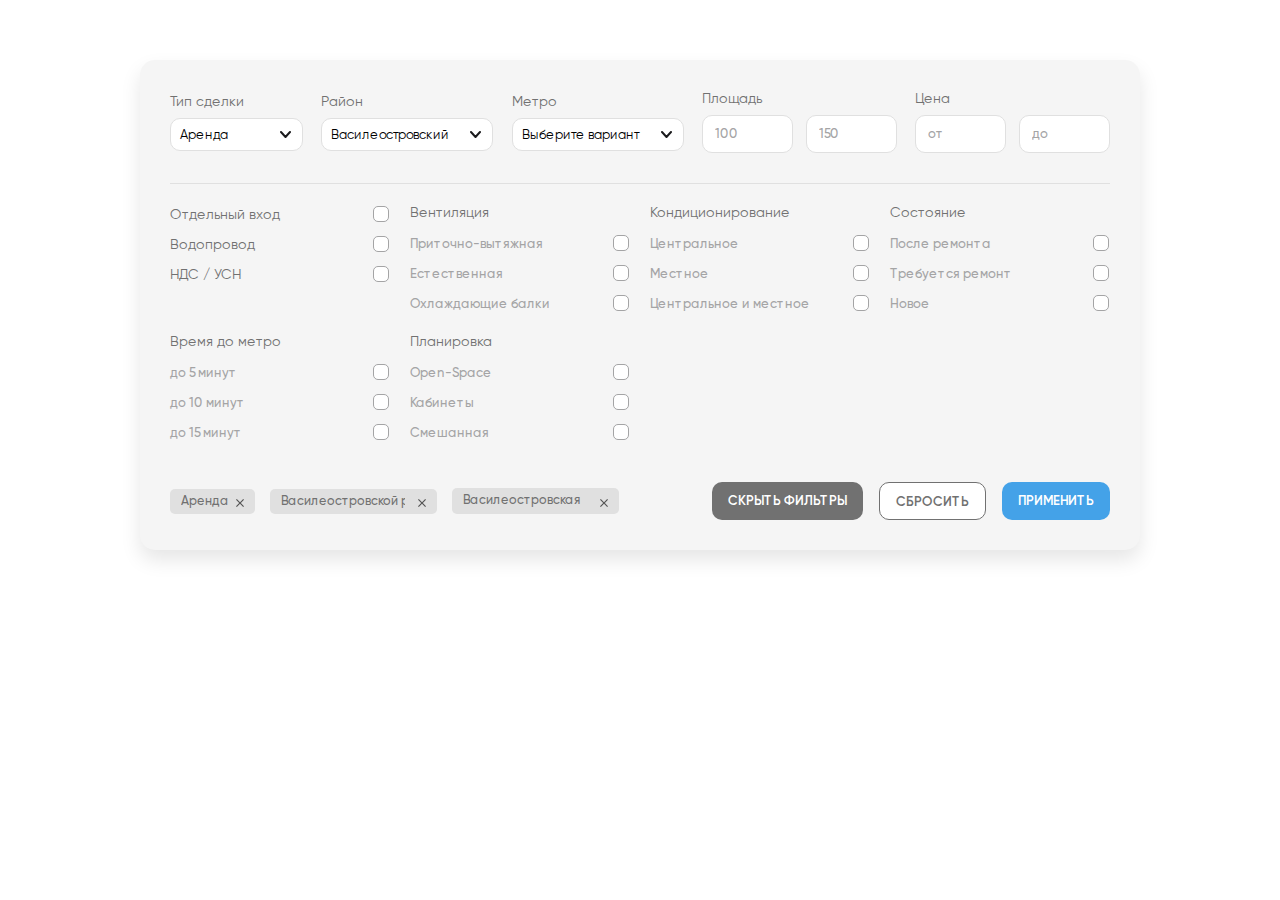
<file: strainer.html>
<!DOCTYPE html>
<html lang="ru">
<head>
    <meta charset="UTF-8">
    <meta http-equiv="X-UA-Compatible" content="IE=edge">
    <meta name="viewport" content="width=device-width, initial-scale=1.0">
    <title>Фильтр</title>
    <link rel="stylesheet" href="css/style.css">
</head>
<body>
    <div class="filter filter--grey">
        <div class="container">
            <div class="filter__wrap">
                <form action="" method="post" class="form filter-form">
                    <div class="filter__top filter__top--strainer">
                        <div class="filter__group">
                            <label for="" class="filter__label">Тип сделки</label>
                            <div class="select">
                                <div class="select__header">
                                    <span class="select__current">Аренда</span>
                                    <svg width="11" height="7" class="select__icon" viewBox="0 0 11 7" fill="none" xmlns="http://www.w3.org/2000/svg">
                                        <path d="M10 1L5.5 6L1 1" stroke="#1B1B1D" stroke-width="2" stroke-linecap="round" stroke-linejoin="round"/>
                                    </svg>                                    
                                </div>
                                <div class="select__body">
                                    <div class="select__list">
                                        <div class="select__item">Аренда</div>
                                        <div class="select__item">Продажа</div>
                                    </div>
                                </div>
                            </div>
                        </div>
                        <div class="filter__group">
                            <label for="" class="filter__label">Район</label>
                            <div class="select select--medium">
                                <div class="select__header">
                                    <span class="select__current">Василеостровский</span>
                                    <svg width="11" height="7" class="select__icon" viewBox="0 0 11 7" fill="none" xmlns="http://www.w3.org/2000/svg">
                                        <path d="M10 1L5.5 6L1 1" stroke="#1B1B1D" stroke-width="2" stroke-linecap="round" stroke-linejoin="round"/>
                                    </svg>                                    
                                </div>
                                <div class="select__body">
                                    <div class="select__list">
                                        <div class="select__item">Адмиралтейский</div>
                                        <div class="select__item">Василеостровский</div>
                                        <div class="select__item">Выборгский</div>
                                        <div class="select__item">Калининский</div>
                                        <div class="select__item">Калининский</div>
                                        <div class="select__item">Колпинский</div>
                                        <div class="select__item">Красногвардейский</div>
                                        <div class="select__item">Адмиралтейский</div>
                                        <div class="select__item">Василеостровский</div>
                                        <div class="select__item">Выборгский</div>
                                        <div class="select__item">Калининский</div>
                                    </div>
                                </div>
                            </div>
                        </div>
                        <div class="filter__group">
                            <label for="" class="filter__label">Метро</label>
                            <div class="select select--medium">
                                <div class="select__header">
                                    <span class="select__current">Выберите вариант</span>
                                    <svg width="11" height="7" class="select__icon" viewBox="0 0 11 7" fill="none" xmlns="http://www.w3.org/2000/svg">
                                        <path d="M10 1L5.5 6L1 1" stroke="#1B1B1D" stroke-width="2" stroke-linecap="round" stroke-linejoin="round"/>
                                    </svg>                                    
                                </div>
                                <div class="select__body">
                                    <div class="select__list">
                                        <div class="select__item">Адмиралтейский</div>
                                        <div class="select__item">Василеостровский</div>
                                        <div class="select__item">Выборгский</div>
                                        <div class="select__item">Калининский</div>
                                        <div class="select__item">Калининский</div>
                                        <div class="select__item">Колпинский</div>
                                        <div class="select__item">Красногвардейский</div>
                                        <div class="select__item">Адмиралтейский</div>
                                        <div class="select__item">Василеостровский</div>
                                        <div class="select__item">Выборгский</div>
                                        <div class="select__item">Калининский</div>
                                    </div>
                                </div>
                            </div>
                        </div>
                        <div class="filter__group">
                            <label for="" class="filter__label">Площадь</label>
                            <input type="number" class="input filter__input" placeholder="100">
                            <input type="number" class="input filter__input" placeholder="150">
                        </div>
                        <div class="filter__group">
                            <label for="" class="filter__label">Цена</label>
                            <input type="number" class="input filter__input" placeholder="от">
                            <input type="number" class="input filter__input" placeholder="до">
                        </div>
                    </div>
                    <div class="filter-center">
                        <div class="filter-center__group">
                            <div class="checkbox">
                                <input class="checkbox__input" type="checkbox" id="checkbox1">
                                <label class="checkbox__label" for="checkbox1">Отдельный вход</label>
                            </div>
                            <div class="checkbox">
                                <input class="checkbox__input" type="checkbox" id="checkbox2">
                                <label class="checkbox__label" for="checkbox2">Водопровод</label>
                            </div>
                            <div class="checkbox">
                                <input class="checkbox__input" type="checkbox" id="checkbox3">
                                <label class="checkbox__label" for="checkbox3">НДС / УСН</label>
                            </div>
                        </div>
                        <div class="filter-center__group">
                            <span class="filter-center__title">Вентиляция</span>
                            <div class="checkbox">
                                <input class="checkbox__input" type="checkbox" id="checkbox4">
                                <label class="checkbox__label checkbox__label--small" for="checkbox4">Приточно-вытяжная</label>
                            </div>
                            <div class="checkbox">
                                <input class="checkbox__input" type="checkbox" id="checkbox5">
                                <label class="checkbox__label checkbox__label--small" for="checkbox5">Естественная</label>
                            </div>
                            <div class="checkbox">
                                <input class="checkbox__input" type="checkbox" id="checkbox6">
                                <label class="checkbox__label checkbox__label--small" for="checkbox6">Охлаждающие балки</label>
                            </div>
                        </div>
                        <div class="filter-center__group">
                            <span class="filter-center__title">Кондиционирование</span>
                            <div class="checkbox">
                                <input class="checkbox__input" type="checkbox" id="checkbox7">
                                <label class="checkbox__label checkbox__label--small" for="checkbox7">Центральное</label>
                            </div>
                            <div class="checkbox">
                                <input class="checkbox__input" type="checkbox" id="checkbox8">
                                <label class="checkbox__label checkbox__label--small" for="checkbox8">Местное</label>
                            </div>
                            <div class="checkbox">
                                <input class="checkbox__input" type="checkbox" id="checkbox9">
                                <label class="checkbox__label checkbox__label--small" for="checkbox9">Центральное и местное</label>
                            </div>
                        </div>
                        <div class="filter-center__group">
                            <span class="filter-center__title">Состояние</span>
                            <div class="checkbox">
                                <input class="checkbox__input" type="checkbox" id="checkbox10">
                                <label class="checkbox__label checkbox__label--small" for="checkbox10">После ремонта</label>
                            </div>
                            <div class="checkbox">
                                <input class="checkbox__input" type="checkbox" id="checkbox11">
                                <label class="checkbox__label checkbox__label--small" for="checkbox11">Требуется ремонт</label>
                            </div>
                            <div class="checkbox">
                                <input class="checkbox__input" type="checkbox" id="checkbox12">
                                <label class="checkbox__label checkbox__label--small" for="checkbox12">Новое</label>
                            </div>
                        </div>
                        <div class="filter-center__group">
                            <span class="filter-center__title">Время до метро</span>
                            <div class="checkbox">
                                <input class="checkbox__input" type="checkbox" id="checkbox13">
                                <label class="checkbox__label checkbox__label--small" for="checkbox13">до 5 минут</label>
                            </div>
                            <div class="checkbox">
                                <input class="checkbox__input" type="checkbox" id="checkbox14">
                                <label class="checkbox__label checkbox__label--small" for="checkbox14">до 10 минут</label>
                            </div>
                            <div class="checkbox">
                                <input class="checkbox__input" type="checkbox" id="checkbox15">
                                <label class="checkbox__label checkbox__label--small" for="checkbox15">до 15 минут</label>
                            </div>
                        </div>
                        <div class="filter-center__group">
                            <span class="filter-center__title">Планировка</span>
                            <div class="checkbox">
                                <input class="checkbox__input" type="checkbox" id="checkbox16">
                                <label class="checkbox__label checkbox__label--small" for="checkbox16">Open-Space</label>
                            </div>
                            <div class="checkbox">
                                <input class="checkbox__input" type="checkbox" id="checkbox17">
                                <label class="checkbox__label checkbox__label--small" for="checkbox17">Кабинеты</label>
                            </div>
                            <div class="checkbox">
                                <input class="checkbox__input" type="checkbox" id="checkbox18">
                                <label class="checkbox__label checkbox__label--small" for="checkbox18">Смешанная</label>
                            </div>
                        </div>
                    </div>
                    <div class="filter__bottom filter__bottom--strainer">
                        <div class="tags">
                            <div class="tags__list">
                                <div class="tags__item">
                                    <span class="tags__item-text">Аренда</span>
                                    <button class="tags__item-exit">
                                        <svg width="10" height="10" viewBox="0 0 10 10" fill="none" xmlns="http://www.w3.org/2000/svg">
                                            <path d="M1.03516 0L0.000673324 1.0284L3.99543 4.99967L0 8.97161L1.03448 10L5.02991 6.02807L8.96619 9.94121L10.0007 8.91281L6.06439 4.99967L10 1.0872L8.96552 0.058797L5.02991 3.97127L1.03516 0Z" fill="#545454"/>
                                        </svg>                                                
                                    </button>
                                </div>
                                <div class="tags__item tags__item--medium">
                                    <span class="tags__item-text">Василеостровской район</span>
                                    <button class="tags__item-exit">
                                        <svg width="10" height="10" viewBox="0 0 10 10" fill="none" xmlns="http://www.w3.org/2000/svg">
                                            <path d="M1.03516 0L0.000673324 1.0284L3.99543 4.99967L0 8.97161L1.03448 10L5.02991 6.02807L8.96619 9.94121L10.0007 8.91281L6.06439 4.99967L10 1.0872L8.96552 0.058797L5.02991 3.97127L1.03516 0Z" fill="#545454"/>
                                        </svg>                                                
                                    </button>
                                </div>
                                <div class="tags__item tags__item--medium">
                                    <span class="tags__item-text">Василеостровская станция</span>
                                    <button class="tags__item-exit">
                                        <svg width="10" height="10" viewBox="0 0 10 10" fill="none" xmlns="http://www.w3.org/2000/svg">
                                            <path d="M1.03516 0L0.000673324 1.0284L3.99543 4.99967L0 8.97161L1.03448 10L5.02991 6.02807L8.96619 9.94121L10.0007 8.91281L6.06439 4.99967L10 1.0872L8.96552 0.058797L5.02991 3.97127L1.03516 0Z" fill="#545454"/>
                                        </svg>                                                
                                    </button>
                                </div>
                            </div>
                        </div>
                        <div class="filter__buttons filter__buttons--strainer">
                            <a href="#" class="button button--grey filter__button filter__buttons-more">Скрыть фильтры</a>
                            <a href="#" class="button button--white filter__button filter__buttons-discard">Сбросить</a>
                            <a href="#" class="button filter__button filter__buttons-apply">применить</a>
                        </div>
                    </div>
                </form>
            </div>
        </div>
    </div>
    <script src="js/main.js"></script>
</body>
</html>
</file>
<file: css/style.css>
@charset "UTF-8";
@font-face {
  font-family: 'Gilroy';
  src: url(../fonts/Gilroy/Gilroy-Regular.woff);
  font-weight: 400;
}

@font-face {
  font-family: 'Gilroy';
  src: url(../fonts/Gilroy/Gilroy-Medium.woff);
  font-weight: 500;
}

@font-face {
  font-family: 'Gilroy';
  src: url(../fonts/Gilroy/Gilroy-SemiBold.woff);
  font-weight: 600;
}

@font-face {
  font-family: 'Gilroy';
  src: url(../fonts/Gilroy/Gilroy-Bold.woff);
  font-weight: 700;
}

@font-face {
  font-family: 'Gilroy';
  src: url(../fonts/Gilroy/Gilroy-ExtraBold.woff);
  font-weight: 800;
}

@font-face {
  font-family: 'FuturaPT';
  src: url(../fonts/FuturaPT/FuturaPT-Book.ttf);
}

@font-face {
  font-family: 'Circe';
  src: url(../fonts/Circe/Circe-Regular.woff);
  font-weight: 400;
}

@font-face {
  font-family: 'Circe';
  src: url(../fonts/Circe/Circe-Bold.woff);
  font-weight: 700;
}

@font-face {
  font-family: 'Rubik';
  src: url(../fonts/Rubik/Rubik-Regular.ttf);
  font-weight: 400;
}

@font-face {
  font-family: 'Rubik';
  src: url(../fonts/Rubik/Rubik-Bold.ttf);
  font-weight: 700;
}

@font-face {
  font-family: 'GothamPro';
  src: url(../fonts/GothamPro/GothamPro-Regular.woff);
  font-weight: 400;
}

html {
  scroll-behavior: smooth;
}

body {
  height: 100%;
  scroll-behavior: smooth;
  text-rendering: optimizeSpeed;
  font-family: 'Gilroy';
  font-weight: 400;
  font-size: 16px;
}

body.lock {
  overflow: hidden;
}

*,
*::before,
*::after {
  -webkit-box-sizing: border-box;
          box-sizing: border-box;
}

ul[class],
ol[class] {
  list-style: none;
  padding: 0;
}

body,
h1,
h2,
h3,
h4,
h5,
h6,
p,
ul[class],
ol[class],
li,
figure,
figcaption,
blockquote,
dl,
dd {
  margin: 0;
}

h1 {
  font-size: 36px;
}

a:not([class]) {
  text-decoration-skip-ink: auto;
}

a,
button {
  -webkit-transition: 0.2s;
  transition: 0.2s;
}

img {
  max-width: 100%;
  display: block;
}

input,
button,
textarea,
select {
  font: inherit;
}

/* Удаляем все анимации и переходы для людей, которые предпочитай их не использовать */
@media (prefers-reduced-motion: reduce) {
  * {
    -webkit-animation-duration: 0.01ms !important;
            animation-duration: 0.01ms !important;
    -webkit-animation-iteration-count: 1 !important;
            animation-iteration-count: 1 !important;
    -webkit-transition-duration: 0.01ms !important;
            transition-duration: 0.01ms !important;
    scroll-behavior: auto !important;
  }
}

.container {
  max-width: 1310px;
  margin: 0 auto;
  padding: 0 15px;
}

@media screen and (max-width: 1280px) {
  .container {
    max-width: 1030px;
  }
}

@media screen and (max-width: 768px) {
  .container {
    max-width: 767px;
    padding: 0 40px;
  }
}

@media screen and (max-width: 480px) {
  .container {
    padding: 0 20px;
  }
}

@media screen and (max-width: 320px) {
  .container {
    padding: 0 10px;
  }
}

.button {
  display: block;
  text-decoration: none;
  background: #44a2e8;
  border-radius: 10px;
  text-align: center;
  padding: 13px 28px 9px 28px;
  font-weight: 600;
  font-size: 16px;
  line-height: 140%;
  text-transform: uppercase;
  color: #ffffff;
}

@media screen and (max-width: 1280px) {
  .button {
    font-size: 13px;
    padding: 10px 16px 8px 16px;
  }
}

@media screen and (max-width: 480px) {
  .button {
    padding: 9px 16px 7px 16px;
  }
}

.button:hover {
  background: #6bc0ff;
}

.button:active {
  background: #117fd1;
}

.button:disabled {
  color: #a4a4a5;
  background: #e0e0e0;
}

.button--white {
  background: #fff;
  color: #717171;
  border: 1px solid #717171;
}

.button--white:hover {
  background: #a0a0a0;
  border: 1px solid #717171;
}

.button--white:active {
  background: #717171;
  color: #fff;
}

.button--white:disabled {
  color: #a4a4a5;
  background: #e0e0e0;
}

.button--grey {
  background: #717171;
  color: #fff;
}

.button--grey:hover {
  background: #a0a0a0;
}

.button--grey:active {
  background: #4d4d4d;
  color: #fff;
}

.button--grey:disabled {
  color: #a4a4a5;
  background: #e0e0e0;
}

.button--blue {
  border-radius: 5px;
  text-transform: none;
  background: #fff;
  color: #44a2e8;
}

.button--blue:hover {
  background: #44a2e8;
  color: #fff;
}

.button--blue:active {
  background: #117fd1;
  color: #fff;
}

.button--blue:disabled {
  color: #a4a4a5;
  background: #e0e0e0;
}

.button--img {
  padding-top: 9px;
  padding-bottom: 9px;
  display: -webkit-box;
  display: -ms-flexbox;
  display: flex;
  -webkit-box-align: center;
      -ms-flex-align: center;
          align-items: center;
  -webkit-box-pack: center;
      -ms-flex-pack: center;
          justify-content: center;
}

.button--padding {
  display: -webkit-box;
  display: -ms-flexbox;
  display: flex;
  -webkit-box-align: center;
      -ms-flex-align: center;
          align-items: center;
  -webkit-box-pack: center;
      -ms-flex-pack: center;
          justify-content: center;
  padding: 7px 10px;
  min-height: 50px;
  min-width: 50px;
}

@media screen and (max-width: 1280px) {
  .button--padding {
    min-height: auto;
    min-width: auto;
  }
}

.button--padding:hover svg path {
  fill: #6bc0ff;
}

.button--padding:active svg path {
  fill: #44a2e8;
}

.button--number {
  border: 1px solid #44a2e8;
  color: #1b1b1d;
  background-color: transparent;
}

.header {
  padding: 30px 0;
  border: 1px solid #e0e0e0;
}

@media screen and (max-width: 991px) {
  .header {
    padding: 20px 0;
  }
}

@media screen and (max-width: 480px) {
  .header {
    padding: 16px 0 13px 0;
  }
}

@media screen and (max-width: 440px) {
  .header {
    padding: 12px 0 11px 0;
  }
}

.header__wrap {
  display: -webkit-box;
  display: -ms-flexbox;
  display: flex;
  -webkit-box-align: center;
      -ms-flex-align: center;
          align-items: center;
  -webkit-box-pack: justify;
      -ms-flex-pack: justify;
          justify-content: space-between;
  -ms-flex-wrap: wrap;
      flex-wrap: wrap;
}

@media screen and (max-width: 991px) {
  .header__button {
    margin-left: auto;
    margin-right: 40px;
  }
}

@media screen and (max-width: 570px) {
  .header__button {
    display: none;
  }
}

.logo {
  display: -webkit-box;
  display: -ms-flexbox;
  display: flex;
  -webkit-box-align: center;
      -ms-flex-align: center;
          align-items: center;
  text-decoration: none;
}

.logo__icon {
  display: -webkit-box;
  display: -ms-flexbox;
  display: flex;
  -webkit-box-align: center;
      -ms-flex-align: center;
          align-items: center;
  margin-right: 8px;
  width: 52px;
  height: 40px;
}

@media screen and (max-width: 1280px) {
  .logo__icon {
    width: 41px;
    height: 31px;
    margin-right: 6px;
  }
}

@media screen and (max-width: 768px) {
  .logo__icon {
    margin-right: 8px;
    width: 52px;
    height: 40px;
  }
}

@media screen and (max-width: 480px) {
  .logo__icon {
    width: 41px;
    height: 31px;
    margin-right: 6px;
  }
}

.logo__text {
  font-weight: 500;
  font-size: 28px;
  line-height: 120%;
  color: #1b1b1d;
}

@media screen and (max-width: 1280px) {
  .logo__text {
    font-size: 22px;
  }
}

@media screen and (max-width: 768px) {
  .logo__text {
    font-size: 28px;
  }
}

@media screen and (max-width: 480px) {
  .logo__text {
    font-size: 22px;
  }
}

@media screen and (max-width: 991px) {
  .main-nav {
    display: none;
  }
}

.main-nav__list {
  display: -webkit-box;
  display: -ms-flexbox;
  display: flex;
  -webkit-box-align: center;
      -ms-flex-align: center;
          align-items: center;
  gap: 60px;
}

@media screen and (max-width: 1280px) {
  .main-nav__list {
    gap: 47px;
  }
}

.main-nav__link {
  display: block;
  text-decoration: none;
  font-weight: 500;
  font-size: 16px;
  line-height: 120%;
  text-transform: uppercase;
  color: #717171;
  opacity: 0.8;
  border: 1.5px solid transparent;
}

@media screen and (max-width: 1280px) {
  .main-nav__link {
    font-size: 13px;
  }
}

.main-nav__link:hover {
  color: #1b1b1d;
  border-bottom: 1.5px solid #1b1b1d;
}

.phone {
  display: block;
  text-decoration: none;
  font-weight: 700;
  font-size: 24px;
  line-height: 120%;
  color: #44a2e8;
}

@media screen and (max-width: 1280px) {
  .phone {
    font-size: 19px;
  }
}

@media screen and (max-width: 991px) {
  .phone {
    display: none;
  }
}

.phone:hover {
  color: #1b1b1d;
}

.hero {
  background-image: url("../images/main-bg1.png");
  background-size: cover;
  background-repeat: no-repeat;
  background-position: center;
  padding-top: 152px;
  height: 680px;
}

@media screen and (max-width: 1280px) {
  .hero {
    padding-top: 101px;
    height: 453.33px;
  }
}

@media screen and (max-width: 768px) {
  .hero {
    padding-top: 98px;
    height: 617px;
  }
}

@media screen and (max-width: 480px) {
  .hero {
    padding-top: 101px;
    height: 453.33px;
  }
}

.hero__title {
  font-weight: 800;
  font-size: 77px;
  color: #ffffff;
  text-transform: uppercase;
  max-width: 817px;
  line-height: 84.7px;
}

@media screen and (max-width: 1280px) {
  .hero__title {
    font-size: 51px;
    line-height: 56px;
    max-width: 545px;
  }
}

@media screen and (max-width: 768px) {
  .hero__title {
    font-size: 62px;
    line-height: 68px;
    max-width: 659px;
  }
}

@media screen and (max-width: 480px) {
  .hero__title {
    font-size: 43px;
    line-height: 47px;
    max-width: 440px;
  }
}

@media screen and (max-width: 320px) {
  .hero__title {
    font-size: 28px;
    line-height: 100%;
    max-width: none;
  }
}

.hero__title--small {
  font-size: 52px;
  line-height: 62px;
}

@media screen and (max-width: 1280px) {
  .hero__title--small {
    font-size: 35px;
    line-height: 42px;
  }
}

@media screen and (max-width: 768px) {
  .hero__title--small {
    font-size: 42px;
    line-height: 50px;
  }
}

@media screen and (max-width: 480px) {
  .hero__title--small {
    font-size: 28px;
    line-height: 35px;
  }
}

.filter__wrap {
  position: relative;
  top: -111px;
  background: #ffffff;
  -webkit-box-shadow: 0px 10px 20px rgba(0, 0, 0, 0.1);
          box-shadow: 0px 10px 20px rgba(0, 0, 0, 0.1);
  border-radius: 15px;
  padding: 30px 35px 30px 30px;
}

@media screen and (max-width: 1280px) {
  .filter__wrap {
    padding: 25px 22px 30px 26px;
  }
}

@media screen and (max-width: 768px) {
  .filter__wrap {
    top: -100px;
    padding: 30px 25px;
  }
}

@media screen and (max-width: 480px) {
  .filter__wrap {
    padding: 25px 24px;
    top: -20px;
  }
}

@media screen and (max-width: 320px) {
  .filter__wrap {
    padding: 20px;
  }
}

.filter__top {
  display: -webkit-box;
  display: -ms-flexbox;
  display: flex;
  -webkit-box-align: center;
      -ms-flex-align: center;
          align-items: center;
  -webkit-box-pack: justify;
      -ms-flex-pack: justify;
          justify-content: space-between;
  padding-bottom: 59px;
}

@media screen and (max-width: 1280px) {
  .filter__top {
    padding-bottom: 34px;
  }
}

@media screen and (max-width: 991px) {
  .filter__top {
    -ms-flex-wrap: wrap;
        flex-wrap: wrap;
    -webkit-box-pack: start;
        -ms-flex-pack: start;
            justify-content: flex-start;
    gap: 20px;
  }
}

@media screen and (max-width: 768px) {
  .filter__top {
    gap: 13px;
  }
}

.filter__top--strainer {
  padding-bottom: 30px;
}

@media screen and (max-width: 320px) {
  .filter__group {
    display: -webkit-box;
    display: -ms-flexbox;
    display: flex;
    -webkit-box-align: center;
        -ms-flex-align: center;
            align-items: center;
  }
}

.filter__label {
  display: block;
  font-size: 18px;
  line-height: 22px;
  color: #717171;
  margin-bottom: 8px;
}

@media screen and (max-width: 1280px) {
  .filter__label {
    font-size: 14px;
    line-height: 17px;
  }
}

@media screen and (max-width: 320px) {
  .filter__label {
    margin-right: 8px;
    min-width: 72px;
    margin-bottom: 0;
  }
}

@media screen and (max-width: 440px) {
  .filter__label--width {
    min-width: 40px;
    margin-right: 30px;
  }
}

.filter__input {
  width: 117px;
}

@media screen and (max-width: 1280px) {
  .filter__input {
    width: 91px;
  }
}

@media screen and (max-width: 768px) {
  .filter__input {
    width: 117px;
  }
}

@media screen and (max-width: 480px) {
  .filter__input {
    width: 85px;
  }
}

.filter__input:not(:last-child) {
  margin-right: 11px;
}

@media screen and (max-width: 1280px) {
  .filter__input:not(:last-child) {
    margin-right: 9px;
  }
}

@media screen and (max-width: 768px) {
  .filter__input:not(:last-child) {
    margin-right: 11px;
  }
}

@media screen and (max-width: 480px) {
  .filter__input:not(:last-child) {
    margin-right: 7px;
  }
}

.filter__bottom {
  display: -webkit-box;
  display: -ms-flexbox;
  display: flex;
  -webkit-box-pack: justify;
      -ms-flex-pack: justify;
          justify-content: space-between;
  -webkit-box-align: center;
      -ms-flex-align: center;
          align-items: center;
}

@media screen and (max-width: 991px) {
  .filter__bottom {
    -ms-flex-wrap: wrap;
        flex-wrap: wrap;
    gap: 40px;
  }
}

@media screen and (max-width: 320px) {
  .filter__bottom {
    gap: 24px;
  }
}

@media screen and (max-width: 480px) {
  .filter__bottom--strainer {
    gap: 24px;
  }
}

.filter__buttons {
  display: -webkit-box;
  display: -ms-flexbox;
  display: flex;
  gap: 20px;
}

@media screen and (max-width: 1280px) {
  .filter__buttons {
    gap: 16px;
  }
}

@media screen and (max-width: 991px) {
  .filter__buttons {
    margin-left: auto;
  }
}

@media screen and (max-width: 510px) {
  .filter__buttons {
    -ms-flex-wrap: wrap;
        flex-wrap: wrap;
    row-gap: 8px;
    margin-left: 0;
  }
}

@media screen and (max-width: 480px) {
  .filter__buttons {
    gap: 14px;
  }
}

.filter__buttons--center {
  margin-left: auto;
}

@media screen and (max-width: 320px) {
  .filter__buttons--strainer {
    gap: 8px;
    -webkit-box-orient: vertical;
    -webkit-box-direction: reverse;
        -ms-flex-direction: column-reverse;
            flex-direction: column-reverse;
    width: 100%;
  }
}

@media screen and (max-width: 480px) {
  .filter__button {
    padding: 10px 20px 8px 20px;
  }
}

@media screen and (max-width: 510px) {
  .filter__button {
    width: 100%;
  }
}

.filter--grey {
  padding: 60px 0 40px 0;
}

@media screen and (max-width: 480px) {
  .filter--grey {
    padding: 20px 0 30px 0;
  }
}

.filter--grey .filter__wrap {
  top: 0;
  background: #f5f5f5;
  border-radius: 15px;
  padding: 30px;
}

@media screen and (max-width: 768px) {
  .filter--grey .filter__wrap {
    padding: 30px 25px;
  }
}

@media screen and (max-width: 480px) {
  .filter--grey .filter__wrap {
    padding: 25px 24px;
  }
}

@media screen and (max-width: 440px) {
  .filter--grey .filter__wrap {
    padding: 20px;
  }
}

@media screen and (max-width: 768px) {
  .filter--grey .filter__top {
    padding-bottom: 50px;
  }
}

@media screen and (max-width: 480px) {
  .filter--grey .filter__top {
    padding-bottom: 34px;
  }
}

@media screen and (max-width: 440px) {
  .filter--grey .filter__top {
    padding-bottom: 24px;
  }
}

@media screen and (max-width: 480px) {
  .filter--grey .filter__buttons {
    -webkit-box-orient: horizontal;
    -webkit-box-direction: normal;
        -ms-flex-direction: row;
            flex-direction: row;
  }
}

@media screen and (max-width: 440px) {
  .filter--grey .filter__buttons--center {
    margin-left: 0;
    width: 100%;
  }
}

@media screen and (max-width: 480px) {
  .filter--grey .filter__button {
    width: auto;
  }
}

@media screen and (max-width: 440px) {
  .filter--grey .filter__button {
    width: 100%;
  }
}

.filter-center {
  display: -webkit-box;
  display: -ms-flexbox;
  display: flex;
  -webkit-box-align: start;
      -ms-flex-align: start;
          align-items: flex-start;
  gap: 30px;
  -ms-flex-wrap: wrap;
      flex-wrap: wrap;
  margin-bottom: 59px;
  border-top: 1px solid #e0e0e0;
  padding-top: 20px;
}

@media screen and (max-width: 1280px) {
  .filter-center {
    gap: 21px;
    margin-bottom: 41px;
  }
}

@media screen and (max-width: 768px) {
  .filter-center {
    gap: 50px;
    padding-top: 0;
    border: none;
    margin-bottom: 24px;
  }
}

@media screen and (max-width: 480px) {
  .filter-center {
    gap: 21px;
    margin-bottom: 25px;
  }
}

.filter-center__group {
  width: 282px;
}

@media screen and (max-width: 1280px) {
  .filter-center__group {
    width: 219px;
  }
}

@media screen and (max-width: 768px) {
  .filter-center__group {
    width: 284px;
  }
}

@media screen and (max-width: 480px) {
  .filter-center__group {
    width: 185px;
  }
}

@media screen and (max-width: 320px) {
  .filter-center__group {
    width: 320px;
  }
}

.filter-center__title {
  display: block;
  font-size: 18px;
  line-height: 22px;
  color: #717171;
  margin-bottom: 17px;
}

@media screen and (max-width: 1280px) {
  .filter-center__title {
    font-size: 14px;
    line-height: 17px;
    margin-bottom: 12px;
  }
}

@media screen and (max-width: 768px) {
  .filter-center__title {
    font-size: 18px;
    line-height: 22px;
    margin-bottom: 17px;
  }
}

@media screen and (max-width: 480px) {
  .filter-center__title {
    font-size: 14px;
    line-height: 17px;
    margin-bottom: 12px;
  }
}

.select {
  position: relative;
  width: 170px;
  z-index: 1;
}

@media screen and (max-width: 1280px) {
  .select {
    width: 133px;
  }
}

@media screen and (max-width: 768px) {
  .select {
    width: 170px;
  }
}

@media screen and (max-width: 480px) {
  .select {
    width: 180px;
  }
}

.select--medium {
  width: 220px;
}

@media screen and (max-width: 1280px) {
  .select--medium {
    width: 172px;
  }
}

@media screen and (max-width: 768px) {
  .select--medium {
    width: 220px;
  }
}

@media screen and (max-width: 480px) {
  .select--medium {
    width: 180px;
  }
}

.select--big {
  width: 282px;
}

@media screen and (max-width: 1280px) {
  .select--big {
    width: 220px;
  }
}

@media screen and (max-width: 991px) {
  .select--big {
    width: 304px;
  }
}

@media screen and (max-width: 480px) {
  .select--big {
    width: 186px;
  }
}

.select--opened {
  z-index: 2;
}

.select--opened .select__icon {
  -webkit-transform: rotate(180deg);
          transform: rotate(180deg);
}

.select--opened .select__body {
  display: block;
}

.select--day {
  width: 60px;
}

@media screen and (max-width: 1280px) {
  .select--day {
    width: 47px;
  }
}

@media screen and (max-width: 768px) {
  .select--day {
    width: 60px;
  }
}

@media screen and (max-width: 480px) {
  .select--day {
    width: 47px;
  }
}

.select--day .select__header {
  padding: 12px 8px 12px 12px;
}

@media screen and (max-width: 1280px) {
  .select--day .select__header {
    padding: 8px 9px 5px 9px;
  }
}

@media screen and (max-width: 768px) {
  .select--day .select__header {
    padding: 12px 8px 12px 12px;
  }
}

@media screen and (max-width: 480px) {
  .select--day .select__header {
    padding: 8px 9px 5px 9px;
  }
}

@media screen and (max-width: 768px) {
  .select--day .select__current {
    font-size: 16px;
  }
}

@media screen and (max-width: 480px) {
  .select--day .select__current {
    font-size: 13px;
  }
}

@media screen and (max-width: 768px) {
  .select--day .select__item {
    font-size: 16px;
  }
}

@media screen and (max-width: 480px) {
  .select--day .select__item {
    font-size: 13px;
  }
}

.select--month {
  width: 124px;
}

@media screen and (max-width: 1280px) {
  .select--month {
    width: 100px;
  }
}

@media screen and (max-width: 768px) {
  .select--month {
    width: 124px;
  }
}

@media screen and (max-width: 480px) {
  .select--month {
    width: 100px;
  }
}

.select--month .select__header {
  padding: 12px 8px 12px 12px;
}

@media screen and (max-width: 1280px) {
  .select--month .select__header {
    padding: 8px 9px 5px 9px;
  }
}

@media screen and (max-width: 768px) {
  .select--month .select__header {
    padding: 12px 8px 12px 12px;
  }
}

@media screen and (max-width: 480px) {
  .select--month .select__header {
    padding: 8px 9px 5px 9px;
  }
}

@media screen and (max-width: 768px) {
  .select--month .select__current {
    font-size: 16px;
  }
}

@media screen and (max-width: 480px) {
  .select--month .select__current {
    font-size: 13px;
  }
}

@media screen and (max-width: 768px) {
  .select--month .select__item {
    font-size: 16px;
  }
}

@media screen and (max-width: 480px) {
  .select--month .select__item {
    font-size: 13px;
  }
}

@media screen and (max-width: 430px) {
  .select--favorite {
    width: 100%;
  }
}

.select__header {
  position: relative;
  z-index: 999;
  cursor: pointer;
  background: #ffffff;
  border: 1px solid #e0e0e0;
  border-radius: 10px;
  padding: 10px 17px 10px 12px;
  display: -webkit-box;
  display: -ms-flexbox;
  display: flex;
  -webkit-box-pack: justify;
      -ms-flex-pack: justify;
          justify-content: space-between;
  -webkit-box-align: center;
      -ms-flex-align: center;
          align-items: center;
}

@media screen and (max-width: 1280px) {
  .select__header {
    font-size: 13px;
    padding: 8px 11px 8px 9px;
  }
}

.select__body {
  display: none;
  left: 0;
  position: absolute;
  top: 100%;
  right: 0;
  background: #ffffff;
  border: 1px solid #e0e0e0;
  border-radius: 10px;
  padding: 10px 12px;
  margin-top: 5px;
  z-index: 999;
}

@media screen and (max-width: 1280px) {
  .select__body {
    font-size: 13px;
  }
}

.select__list {
  max-height: 193px;
  overflow-y: auto;
}

.select__list::-webkit-scrollbar {
  width: 7px;
}

.select__list::-webkit-scrollbar-track {
  background: #e0e0e0;
  border-radius: 6px;
}

.select__list::-webkit-scrollbar-thumb {
  background-color: #44a2e8;
  border-radius: 6px;
  /* color of the scroll thumb */
}

.select__item {
  cursor: pointer;
  color: #a4a4a5;
}

.select__item:hover {
  color: #717171;
}

.select__item:not(:last-child) {
  margin-bottom: 10px;
}

.input {
  background: #ffffff;
  padding: 10px 12px;
  border-radius: 10px;
  border: 1px solid #e0e0e0;
  font-weight: 500;
  font-size: 16px;
  line-height: 19px;
  color: #717171;
  outline: none;
}

.input:focus {
  border: 1px solid #a4a4a5;
}

.input::-webkit-input-placeholder {
  color: #a4a4a5;
}

.input:-ms-input-placeholder {
  color: #a4a4a5;
}

.input::-ms-input-placeholder {
  color: #a4a4a5;
}

.input::placeholder {
  color: #a4a4a5;
}

@media screen and (max-width: 1280px) {
  .input::-webkit-input-placeholder {
    font-size: 13px;
    line-height: 16px;
  }
  .input:-ms-input-placeholder {
    font-size: 13px;
    line-height: 16px;
  }
  .input::-ms-input-placeholder {
    font-size: 13px;
    line-height: 16px;
  }
  .input::placeholder {
    font-size: 13px;
    line-height: 16px;
  }
}

@media screen and (max-width: 1280px) {
  .input {
    font-size: 13px;
    line-height: 16px;
  }
}

.tags__list {
  display: -webkit-box;
  display: -ms-flexbox;
  display: flex;
  -webkit-box-align: center;
      -ms-flex-align: center;
          align-items: center;
  -ms-flex-wrap: wrap;
      flex-wrap: wrap;
  gap: 15px;
}

@media screen and (max-width: 480px) {
  .tags__list {
    gap: 4px;
  }
}

.tags__item {
  display: -webkit-box;
  display: -ms-flexbox;
  display: flex;
  -webkit-box-align: center;
      -ms-flex-align: center;
          align-items: center;
  -webkit-box-pack: justify;
      -ms-flex-pack: justify;
          justify-content: space-between;
  background: #e0e0e0;
  border-radius: 5px;
  padding: 5px 15px;
  width: 109px;
}

@media screen and (max-width: 1280px) {
  .tags__item {
    width: 85px;
    padding: 3px 11px;
  }
}

@media screen and (max-width: 768px) {
  .tags__item {
    width: 109px;
  }
}

@media screen and (max-width: 480px) {
  .tags__item {
    width: 76px;
  }
}

.tags__item--medium {
  width: 208px;
}

@media screen and (max-width: 1280px) {
  .tags__item--medium {
    width: 167px;
  }
}

@media screen and (max-width: 768px) {
  .tags__item--medium {
    width: 208px;
  }
}

@media screen and (max-width: 480px) {
  .tags__item--medium {
    width: 151px;
  }
}

.tags__item-text {
  font-weight: 500;
  font-size: 16px;
  line-height: 140%;
  color: #717171;
  max-width: 158px;
  max-height: 20px;
  overflow: hidden;
}

@media screen and (max-width: 1280px) {
  .tags__item-text {
    font-size: 12.5px;
    line-height: 140%;
    max-width: 124px;
  }
}

@media screen and (max-width: 768px) {
  .tags__item-text {
    font-size: 16px;
    max-width: 158px;
    max-height: 20px;
  }
}

@media screen and (max-width: 480px) {
  .tags__item-text {
    font-size: 12px;
    max-width: 119px;
    max-height: 15px;
  }
}

.tags__item-exit {
  cursor: pointer;
  border: none;
  outline: none;
  background-color: transparent;
  padding: 0;
}

@media screen and (max-width: 1280px) {
  .tags__item-exit svg {
    width: 8px;
    height: 8px;
  }
}

@media screen and (max-width: 768px) {
  .tags__item-exit svg {
    width: 10px;
    height: 10px;
  }
}

@media screen and (max-width: 480px) {
  .tags__item-exit svg {
    width: 8px;
    height: 8px;
  }
}

.popular {
  padding: 0 0 120px 0;
  background: url("../images/main-bg2.png") 857px;
  background-repeat: no-repeat;
  background-position: right bottom;
}

@media screen and (max-width: 1280px) {
  .popular {
    padding: 0px 0 90px 0;
  }
}

@media screen and (max-width: 991px) {
  .popular {
    background: none;
  }
}

@media screen and (max-width: 768px) {
  .popular {
    padding: 0px 0 120px 0;
  }
}

@media screen and (max-width: 480px) {
  .popular {
    padding: 90px 0;
  }
}

.popular__title {
  font-weight: 700;
  font-size: 48px;
  line-height: 120%;
  color: #1b1b1d;
  margin-bottom: 65px;
  position: relative;
}

@media screen and (max-width: 1280px) {
  .popular__title {
    font-size: 38px;
    line-height: 120%;
  }
}

@media screen and (max-width: 320px) {
  .popular__title {
    margin-bottom: 30px;
    font-size: 30px;
    line-height: 30px;
  }
}

.popular__title::before {
  position: absolute;
  content: '';
  width: 50px;
  height: 1px;
  background-color: #44a2e8;
  left: -70px;
  top: 50%;
  -webkit-transform: translateY(-50%);
          transform: translateY(-50%);
}

@media screen and (max-width: 1280px) {
  .popular__title::before {
    width: 40px;
    left: -75px;
  }
}

@media screen and (max-width: 991px) {
  .popular__title::before {
    display: none;
  }
}

.popular__list {
  display: -webkit-box;
  display: -ms-flexbox;
  display: flex;
  -webkit-box-align: center;
      -ms-flex-align: center;
          align-items: center;
  -webkit-box-pack: justify;
      -ms-flex-pack: justify;
          justify-content: space-between;
  row-gap: 30px;
  -ms-flex-wrap: wrap;
      flex-wrap: wrap;
}

@media screen and (max-width: 480px) {
  .popular__list {
    row-gap: 20px;
  }
}

@media screen and (max-width: 320px) {
  .popular__list {
    row-gap: 10px;
  }
}

.popular__overlay {
  display: -webkit-box;
  display: -ms-flexbox;
  display: flex;
  -webkit-box-orient: vertical;
  -webkit-box-direction: normal;
      -ms-flex-direction: column;
          flex-direction: column;
  background: rgba(0, 0, 0, 0.4);
  padding: 40px 35px 30px 25px;
  height: 100%;
  border-radius: 15px;
  -webkit-transition: 0.2s;
  transition: 0.2s;
}

@media screen and (max-width: 768px) {
  .popular__overlay {
    padding: 40px 30px 30px 30px;
  }
}

@media screen and (max-width: 480px) {
  .popular__overlay {
    padding: 25px 20px;
  }
}

.popular__overlay:hover {
  -webkit-backdrop-filter: blur(2px);
          backdrop-filter: blur(2px);
}

.popular-item {
  width: 23%;
  max-width: 297px;
  height: 297px;
  border-radius: 15px;
  background-repeat: no-repeat;
  background-size: cover;
  background-position: center;
  overflow: hidden;
}

@media screen and (max-width: 1280px) {
  .popular-item {
    max-width: 227px;
    height: 227px;
  }
}

@media screen and (max-width: 991px) {
  .popular-item {
    max-width: none;
    width: 48%;
    height: 297px;
  }
}

@media screen and (max-width: 768px) {
  .popular-item {
    max-width: 329px;
  }
}

@media screen and (max-width: 480px) {
  .popular-item {
    height: 210px;
  }
}

@media screen and (max-width: 320px) {
  .popular-item {
    max-width: none;
    height: 160px;
    width: 100%;
  }
}

.popular-item--big {
  max-width: none;
  width: 49%;
}

@media screen and (max-width: 991px) {
  .popular-item--big {
    width: 100%;
  }
}

@media screen and (max-width: 768px) {
  .popular-item--big .popular__button {
    margin-left: auto;
    width: 268px;
  }
}

@media screen and (max-width: 320px) {
  .popular-item--big .popular__button {
    margin-top: 11px;
  }
}

.popular-item__category {
  display: block;
  font-weight: 500;
  font-size: 16px;
  line-height: 120%;
  text-transform: uppercase;
  color: #e0e0e0;
  margin-bottom: 10px;
}

@media screen and (max-width: 1280px) {
  .popular-item__category {
    font-size: 13px;
    margin-bottom: 8px;
  }
}

.popular-item__name {
  font-weight: 500;
  font-size: 30px;
  line-height: 110%;
  color: #ffffff;
  max-width: 322px;
}

@media screen and (max-width: 1280px) {
  .popular-item__name {
    font-size: 23px;
    line-height: 110%;
  }
}

.popular__button {
  margin-top: auto;
  margin-left: auto;
  max-width: 118px;
}

@media screen and (max-width: 768px) {
  .popular__button {
    margin-left: 0;
    max-width: none;
  }
}

.breadcrumbs__wrap {
  display: -webkit-box;
  display: -ms-flexbox;
  display: flex;
  -webkit-box-align: center;
      -ms-flex-align: center;
          align-items: center;
  -ms-flex-wrap: wrap;
      flex-wrap: wrap;
}

.breadcrumbs__link {
  display: block;
  position: relative;
  text-decoration: none;
  font-size: 16px;
  line-height: 140%;
  color: #717171;
  margin-right: 24px;
}

.breadcrumbs__link:hover {
  color: #1b1b1d;
}

@media screen and (max-width: 480px) {
  .breadcrumbs__link {
    font-size: 13px;
    margin-right: 19px;
  }
}

.breadcrumbs__link::after {
  position: absolute;
  content: '/';
  color: #717171;
  right: -16px;
  top: 50%;
  -webkit-transform: translateY(-50%);
          transform: translateY(-50%);
}

@media screen and (max-width: 480px) {
  .breadcrumbs__link::after {
    right: -13px;
  }
}

.breadcrumbs__active {
  font-weight: 500;
  font-size: 16px;
  line-height: 140%;
  color: #1b1b1d;
}

@media screen and (max-width: 480px) {
  .breadcrumbs__active {
    font-size: 13px;
  }
}

.main {
  padding: 20px 0 120px 0;
}

@media screen and (max-width: 1280px) {
  .main {
    padding: 20px 0 90px 0;
  }
}

@media screen and (max-width: 991px) {
  .main {
    padding: 20px 0 120px 0;
  }
}

@media screen and (max-width: 480px) {
  .main {
    padding: 20px 0 90px 0;
  }
}

.title {
  font-weight: 700;
  font-size: 36px;
  line-height: 100%;
  color: #1b1b1d;
}

@media screen and (max-width: 1280px) {
  .title {
    font-size: 28px;
  }
}

@media screen and (max-width: 991px) {
  .title {
    font-size: 36px;
  }
}

@media screen and (max-width: 480px) {
  .title {
    font-size: 28px;
  }
}

.desc {
  font-weight: 500;
  font-size: 20px;
  line-height: 100%;
  color: #a4a4a5;
}

@media screen and (max-width: 1280px) {
  .desc {
    font-size: 16px;
  }
}

@media screen and (max-width: 991px) {
  .desc {
    font-size: 20px;
  }
}

@media screen and (max-width: 480px) {
  .desc {
    font-size: 16px;
  }
}

.center__title {
  margin-bottom: 14px;
}

@media screen and (max-width: 1280px) {
  .center__title {
    margin-bottom: 11px;
  }
}

@media screen and (max-width: 480px) {
  .center__desc {
    margin-bottom: 10px;
  }
}

@media screen and (max-width: 440px) {
  .center__desc {
    margin-bottom: 20px;
  }
}

.center__header {
  display: -webkit-box;
  display: -ms-flexbox;
  display: flex;
  -webkit-box-align: center;
      -ms-flex-align: center;
          align-items: center;
  -webkit-box-pack: justify;
      -ms-flex-pack: justify;
          justify-content: space-between;
  margin-bottom: 19px;
  -ms-flex-wrap: wrap;
      flex-wrap: wrap;
}

@media screen and (max-width: 768px) {
  .center__header {
    margin-bottom: 147px;
  }
}

@media screen and (max-width: 480px) {
  .center__header {
    margin-bottom: 20px;
  }
}

.sort {
  display: -webkit-box;
  display: -ms-flexbox;
  display: flex;
  -webkit-box-align: center;
      -ms-flex-align: center;
          align-items: center;
  gap: 14px;
}

@media screen and (max-width: 768px) {
  .sort {
    margin-left: auto;
    margin-top: 10px;
  }
}

@media screen and (max-width: 320px) {
  .sort {
    margin-left: 0;
    margin-top: 0;
  }
}

.sort__category {
  display: block;
  color: #a4a4a5;
}

@media screen and (max-width: 1280px) {
  .sort__category {
    font-size: 14px;
  }
}

@media screen and (max-width: 991px) {
  .sort--favorite {
    margin-top: 0;
  }
}

@media screen and (max-width: 430px) {
  .sort--favorite {
    margin-top: 10px;
    margin-left: 0;
    width: 100%;
  }
}

@media screen and (max-width: 991px) {
  .sort--favorite .sort__category {
    display: none;
  }
}

.house__filter {
  padding: 40px 0;
}

@media screen and (max-width: 480px) {
  .house__filter {
    padding: 20px 0 30px 0;
  }
}

.house__header {
  margin-bottom: 20px;
}

.advert-list {
  display: -webkit-box;
  display: -ms-flexbox;
  display: flex;
  -webkit-box-orient: vertical;
  -webkit-box-direction: normal;
      -ms-flex-direction: column;
          flex-direction: column;
  row-gap: 30px;
}

@media screen and (max-width: 480px) {
  .advert-list {
    row-gap: 24px;
  }
}

.advert-item {
  background: #ffffff;
  -webkit-box-shadow: 0px 10px 20px rgba(28, 37, 48, 0.1);
          box-shadow: 0px 10px 20px rgba(28, 37, 48, 0.1);
  border-radius: 15px;
  padding: 20px;
}

.advert-item__top {
  display: -webkit-box;
  display: -ms-flexbox;
  display: flex;
}

@media screen and (max-width: 991px) {
  .advert-item__top {
    -webkit-box-orient: vertical;
    -webkit-box-direction: normal;
        -ms-flex-direction: column;
            flex-direction: column;
  }
}

@media screen and (max-width: 1280px) {
  .advert-item {
    padding: 16px;
  }
}

@media screen and (max-width: 991px) {
  .advert-item {
    padding: 20px;
  }
}

@media screen and (max-width: 480px) {
  .advert-item {
    padding: 16px;
  }
}

@media screen and (max-width: 480px) {
  .advert-item {
    padding: 16px 10px;
  }
}

.advert-item__left {
  display: -webkit-box;
  display: -ms-flexbox;
  display: flex;
  -webkit-box-align: center;
      -ms-flex-align: center;
          align-items: center;
}

.advert-item__pic {
  overflow: hidden;
  border-radius: 10px;
  max-width: 371px;
  max-height: 285px;
}

@media screen and (max-width: 1280px) {
  .advert-item__pic {
    max-width: 290px;
    max-height: none;
    height: auto;
  }
}

@media screen and (max-width: 991px) {
  .advert-item__pic {
    max-width: none;
  }
}

@media screen and (max-width: 991px) {
  .advert-item__pic img {
    width: 100%;
    height: auto;
  }
}

.advert-item__info {
  display: -webkit-box;
  display: -ms-flexbox;
  display: flex;
  -webkit-box-orient: vertical;
  -webkit-box-direction: normal;
      -ms-flex-direction: column;
          flex-direction: column;
  -webkit-box-flex: 1;
      -ms-flex: 1;
          flex: 1;
  padding-left: 40px;
  padding-right: 17px;
}

@media screen and (max-width: 1280px) {
  .advert-item__info {
    padding-left: 29px;
    padding-right: 21px;
  }
}

@media screen and (max-width: 991px) {
  .advert-item__info {
    padding: 20px 0 20px 0;
  }
}

@media screen and (max-width: 480px) {
  .advert-item__info {
    padding: 16px 0;
  }
}

.advert-item__info-header {
  display: -webkit-box;
  display: -ms-flexbox;
  display: flex;
  -webkit-box-align: center;
      -ms-flex-align: center;
          align-items: center;
  -webkit-box-pack: justify;
      -ms-flex-pack: justify;
          justify-content: space-between;
  -ms-flex-wrap: wrap;
      flex-wrap: wrap;
  margin-bottom: 10px;
}

@media screen and (max-width: 1280px) {
  .advert-item__info-header {
    margin-bottom: 12px;
  }
}

@media screen and (max-width: 991px) {
  .advert-item__info-header {
    margin-bottom: 14px;
  }
}

@media screen and (max-width: 480px) {
  .advert-item__info-header {
    margin-bottom: 7px;
  }
}

.advert-item__info-name {
  display: block;
  font-weight: 500;
  font-size: 28px;
  line-height: 34px;
  color: #1b1b1d;
  margin-bottom: 14px;
}

@media screen and (max-width: 1280px) {
  .advert-item__info-name {
    font-size: 22px;
    line-height: 27px;
    margin-bottom: 12px;
  }
}

@media screen and (max-width: 991px) {
  .advert-item__info-name {
    font-size: 28px;
    line-height: 34px;
    margin-bottom: 14px;
  }
}

@media screen and (max-width: 480px) {
  .advert-item__info-name {
    font-size: 22px;
    margin-bottom: 12px;
  }
}

.advert-item__info-class {
  display: block;
  font-size: 20px;
  line-height: 24px;
  color: #a4a4a5;
  margin-bottom: 10px;
}

@media screen and (max-width: 1280px) {
  .advert-item__info-class {
    font-size: 16px;
    line-height: 19px;
    margin-bottom: 7px;
  }
}

@media screen and (max-width: 991px) {
  .advert-item__info-class {
    font-size: 20px;
    line-height: 24px;
    margin-bottom: 10px;
  }
}

@media screen and (max-width: 480px) {
  .advert-item__info-class {
    font-size: 16px;
    margin-bottom: 0px;
  }
}

.advert-item__info-center {
  font-size: 18px;
  line-height: 22px;
  color: #44a2e8;
}

@media screen and (max-width: 480px) {
  .advert-item__info-center {
    font-size: 14px;
  }
}

.advert-item__info-center:hover {
  color: #1b1b1d;
}

.advert-item__info-group {
  display: -webkit-box;
  display: -ms-flexbox;
  display: flex;
  -webkit-box-align: center;
      -ms-flex-align: center;
          align-items: center;
  -ms-flex-wrap: wrap;
      flex-wrap: wrap;
}

.advert-item__info-group:not(:last-child) {
  margin-bottom: 10px;
}

@media screen and (max-width: 1280px) {
  .advert-item__info-group:not(:last-child) {
    margin-bottom: 8px;
  }
}

@media screen and (max-width: 991px) {
  .advert-item__info-group:not(:last-child) {
    margin-bottom: 10px;
  }
}

@media screen and (max-width: 480px) {
  .advert-item__info-group:not(:last-child) {
    margin-bottom: 8px;
  }
}

.advert-item__info-icon {
  width: 21px;
  height: 16px;
  margin-right: 10px;
}

@media screen and (max-width: 1280px) {
  .advert-item__info-icon {
    margin-right: 8px;
  }
}

@media screen and (max-width: 991px) {
  .advert-item__info-icon {
    margin-right: 10px;
  }
}

@media screen and (max-width: 480px) {
  .advert-item__info-icon {
    width: 16px;
    height: 12px;
  }
}

@media screen and (max-width: 440px) {
  .advert-item__info-icon {
    margin-right: 12px;
  }
}

.advert-item__info-link {
  font-size: 18px;
  line-height: 22px;
  color: #1b1b1d;
}

@media screen and (max-width: 1280px) {
  .advert-item__info-link {
    font-size: 14px;
    line-height: 17px;
  }
}

@media screen and (max-width: 991px) {
  .advert-item__info-link {
    font-size: 18px;
    line-height: 22px;
  }
}

@media screen and (max-width: 480px) {
  .advert-item__info-link {
    font-size: 14px;
    line-height: 17px;
  }
}

.advert-item__info-link:hover {
  color: #44a2e8;
}

.advert-item__info-desc {
  position: relative;
  padding-left: 8px;
  font-size: 18px;
  line-height: 22px;
  color: #a4a4a5;
}

@media screen and (max-width: 1280px) {
  .advert-item__info-desc {
    font-size: 14px;
    line-height: 17px;
  }
}

@media screen and (max-width: 991px) {
  .advert-item__info-desc {
    font-size: 18px;
    line-height: 22px;
  }
}

@media screen and (max-width: 480px) {
  .advert-item__info-desc {
    font-size: 14px;
    line-height: 17px;
  }
}

.advert-item__info-desc::before {
  position: absolute;
  content: '•';
  top: 50%;
  -webkit-transform: translateY(-50%);
          transform: translateY(-50%);
  left: 2px;
  color: #1b1b1d;
}

@media screen and (max-width: 1280px) {
  .advert-item__info__text {
    font-size: 14px;
    line-height: 17px;
  }
}

@media screen and (max-width: 991px) {
  .advert-item__info__text {
    font-size: 18px;
    line-height: 22px;
  }
}

@media screen and (max-width: 480px) {
  .advert-item__info__text {
    font-size: 14px;
    line-height: 17px;
  }
}

.advert-item__info-flex {
  display: -webkit-box;
  display: -ms-flexbox;
  display: flex;
  -webkit-box-align: center;
      -ms-flex-align: center;
          align-items: center;
  -webkit-box-pack: justify;
      -ms-flex-pack: justify;
          justify-content: space-between;
}

.advert-item__info-column {
  -webkit-box-orient: vertical;
  -webkit-box-direction: normal;
      -ms-flex-direction: column;
          flex-direction: column;
}

.advert-item__info-left {
  display: -webkit-box;
  display: -ms-flexbox;
  display: flex;
  gap: 15px;
}

.advert-item__info-left--dublicate {
  display: none;
  width: 174px;
}

@media screen and (max-width: 991px) {
  .advert-item__info-left--dublicate {
    display: block;
  }
}

@media screen and (max-width: 480px) {
  .advert-item__info-left--dublicate {
    display: none;
  }
}

.advert-item__info-left--dublicate-top {
  display: -webkit-box;
  display: -ms-flexbox;
  display: flex;
  gap: 10px;
  margin-bottom: 10px;
}

.advert-item__info-bottom {
  margin-top: auto;
  display: -webkit-box;
  display: -ms-flexbox;
  display: flex;
  -webkit-box-align: end;
      -ms-flex-align: end;
          align-items: flex-end;
  -webkit-box-pack: justify;
      -ms-flex-pack: justify;
          justify-content: space-between;
  -ms-flex-wrap: wrap;
      flex-wrap: wrap;
}

@media screen and (max-width: 991px) {
  .advert-item__info-bottom {
    display: none;
  }
}

@media screen and (max-width: 480px) {
  .advert-item__info-bottom .advert-item__info-day {
    display: none;
  }
}

@media screen and (max-width: 480px) {
  .advert-item__info-bottom .advert-item__info-button-map {
    width: 100%;
  }
}

@media screen and (max-width: 480px) {
  .advert-item__info-bottom--dublicate {
    display: block;
    padding-top: 20px;
  }
}

.advert-item__info-day {
  font-size: 18px;
  line-height: 22px;
  color: #a4a4a5;
}

@media screen and (max-width: 1280px) {
  .advert-item__info-day {
    font-size: 14px;
    line-height: 17px;
  }
}

@media screen and (max-width: 991px) {
  .advert-item__info-day {
    font-size: 18px;
    line-height: 22px;
  }
}

.advert-item__info-day--dublicate {
  display: none;
}

@media screen and (max-width: 991px) {
  .advert-item__info-day--dublicate {
    display: block;
  }
}

@media screen and (max-width: 480px) {
  .advert-item__info-day--dublicate {
    font-size: 14px;
    line-height: 17px;
  }
}

.advert-item__info-button--small {
  width: 50%;
}

.advert-item__info-button--dublicate {
  display: none;
}

@media screen and (max-width: 991px) {
  .advert-item__info-button--dublicate {
    display: block;
  }
}

.advert-item__info-button-map:hover {
  background: #12366c;
  color: #fff;
}

.advert-item__specifications {
  width: 340px;
  background: #f5f5f5;
  border-radius: 10px;
  padding: 20px 20px 15px 20px;
  display: -webkit-box;
  display: -ms-flexbox;
  display: flex;
  -webkit-box-orient: vertical;
  -webkit-box-direction: normal;
      -ms-flex-direction: column;
          flex-direction: column;
  -ms-flex-wrap: wrap;
      flex-wrap: wrap;
}

@media screen and (max-width: 1280px) {
  .advert-item__specifications {
    width: 266px;
  }
}

@media screen and (max-width: 991px) {
  .advert-item__specifications {
    width: 100%;
    -webkit-box-orient: horizontal;
    -webkit-box-direction: normal;
        -ms-flex-direction: row;
            flex-direction: row;
    gap: 30px;
    -webkit-box-pack: justify;
        -ms-flex-pack: justify;
            justify-content: space-between;
  }
}

@media screen and (max-width: 730px) {
  .advert-item__specifications {
    -webkit-box-orient: vertical;
    -webkit-box-direction: normal;
        -ms-flex-direction: column;
            flex-direction: column;
  }
}

@media screen and (max-width: 480px) {
  .advert-item__specifications {
    -webkit-box-orient: horizontal;
    -webkit-box-direction: normal;
        -ms-flex-direction: row;
            flex-direction: row;
    gap: 10px;
  }
}

@media screen and (max-width: 450px) {
  .advert-item__specifications {
    -webkit-box-orient: vertical;
    -webkit-box-direction: normal;
        -ms-flex-direction: column;
            flex-direction: column;
    gap: 10px;
  }
}

@media screen and (max-width: 440px) {
  .advert-item__specifications {
    padding: 15px;
  }
}

@media screen and (max-width: 991px) {
  .advert-item__specifications-list {
    -webkit-box-flex: 1;
        -ms-flex: 1;
            flex: 1;
    max-width: 300px;
  }
}

@media screen and (max-width: 730px) {
  .advert-item__specifications-list {
    width: 100%;
    max-width: none;
  }
}

@media screen and (max-width: 480px) {
  .advert-item__specifications-list {
    max-width: 187px;
  }
}

@media screen and (max-width: 450px) {
  .advert-item__specifications-list {
    max-width: none;
  }
}

.advert-item__specifications-item {
  display: -webkit-box;
  display: -ms-flexbox;
  display: flex;
  -webkit-box-align: center;
      -ms-flex-align: center;
          align-items: center;
  -webkit-box-pack: justify;
      -ms-flex-pack: justify;
          justify-content: space-between;
}

.advert-item__specifications-item:not(:last-child) {
  margin-bottom: 11px;
}

@media screen and (max-width: 1280px) {
  .advert-item__specifications-item:not(:last-child) {
    margin-bottom: 9px;
  }
}

@media screen and (max-width: 991px) {
  .advert-item__specifications-item:not(:last-child) {
    margin-bottom: 11px;
  }
}

@media screen and (max-width: 480px) {
  .advert-item__specifications-item:not(:last-child) {
    margin-bottom: 10px;
  }
}

.advert-item__specifications-category {
  display: block;
  font-size: 18px;
  line-height: 100%;
  color: #717171;
  max-width: 136px;
}

@media screen and (max-width: 1280px) {
  .advert-item__specifications-category {
    font-size: 14px;
    max-width: 106px;
  }
}

@media screen and (max-width: 991px) {
  .advert-item__specifications-category {
    font-size: 18px;
    max-width: 136px;
  }
}

@media screen and (max-width: 480px) {
  .advert-item__specifications-category {
    font-size: 14px;
    max-width: 106px;
  }
}

.advert-item__specifications-price {
  display: block;
  font-weight: 600;
  font-size: 24px;
  line-height: 29px;
}

@media screen and (max-width: 1280px) {
  .advert-item__specifications-price {
    font-size: 19px;
    line-height: 23px;
  }
}

@media screen and (max-width: 991px) {
  .advert-item__specifications-price {
    font-size: 24px;
    line-height: 29px;
  }
}

@media screen and (max-width: 480px) {
  .advert-item__specifications-price {
    font-size: 19px;
    line-height: 23px;
  }
}

.advert-item__specifications-value {
  display: block;
  font-size: 18px;
  line-height: 22px;
  color: #1b1b1d;
  text-align: right;
}

@media screen and (max-width: 1280px) {
  .advert-item__specifications-value {
    font-size: 14px;
    line-height: 17px;
  }
}

@media screen and (max-width: 991px) {
  .advert-item__specifications-value {
    font-size: 18px;
    line-height: 22px;
  }
}

@media screen and (max-width: 480px) {
  .advert-item__specifications-value {
    font-size: 14px;
    line-height: 17px;
  }
}

.advert-item__specifications-buttons {
  margin-top: auto;
  display: -webkit-box;
  display: -ms-flexbox;
  display: flex;
  -webkit-box-orient: vertical;
  -webkit-box-direction: normal;
      -ms-flex-direction: column;
          flex-direction: column;
  row-gap: 10px;
  padding-top: 5px;
}

@media screen and (max-width: 1280px) {
  .advert-item__specifications-buttons {
    row-gap: 4px;
  }
}

@media screen and (max-width: 991px) {
  .advert-item__specifications-buttons {
    row-gap: 10px;
    width: 277px;
  }
}

@media screen and (max-width: 730px) {
  .advert-item__specifications-buttons {
    width: 100%;
  }
}

@media screen and (max-width: 480px) {
  .advert-item__specifications-buttons {
    width: 166px;
    row-gap: 7px;
    padding-top: 0;
  }
}

@media screen and (max-width: 450px) {
  .advert-item__specifications-buttons {
    width: 100%;
  }
}

@media screen and (max-width: 991px) {
  .advert-item__specifications-buttons--top {
    margin-top: 0;
  }
}

.advert-item__more {
  width: -webkit-max-content;
  width: -moz-max-content;
  width: max-content;
  margin: 0 auto;
  margin-top: 60px;
}

@media screen and (max-width: 768px) {
  .advert-item__more {
    margin-top: 90px;
  }
}

@media screen and (max-width: 480px) {
  .advert-item__more {
    margin-top: 40px;
  }
}

.advert-item__bottom {
  margin-top: 20px;
}

@media screen and (max-width: 480px) {
  .advert-item__bottom {
    margin-top: 16px;
  }
}

.advert-item__map {
  max-height: 314px;
  border-radius: 15px;
  overflow: hidden;
  position: relative;
}

@media screen and (max-width: 768px) {
  .advert-item__map {
    max-height: 314px;
  }
}

@media screen and (max-width: 480px) {
  .advert-item__map {
    max-height: 245px;
  }
}

.advert-item__map-button {
  position: absolute;
  right: 20px;
  top: 20px;
  z-index: 9;
  padding: 9px 34px;
  background-color: transparent;
  color: #12366c;
  border: 1px solid #12366c;
  border-radius: 10px;
  outline: none;
}

@media screen and (max-width: 400px) {
  .advert-item__map-button {
    display: none;
  }
}

.advert-item__map-button--dublicate {
  position: absolute;
  right: 15px;
  top: 15px;
  display: -webkit-box;
  display: -ms-flexbox;
  display: flex;
  -webkit-box-align: center;
      -ms-flex-align: center;
          align-items: center;
  -webkit-box-pack: center;
      -ms-flex-pack: center;
          justify-content: center;
  width: 36px;
  height: 36px;
  padding: 9px;
  border: 1px solid #717171;
  display: none;
}

@media screen and (max-width: 400px) {
  .advert-item__map-button--dublicate {
    display: -webkit-box;
    display: -ms-flexbox;
    display: flex;
  }
}

.advert-item--favorite .advert-item__pic {
  width: 100%;
}

.advert-item--favorite .advert-item__bottom {
  padding-left: 35px;
}

@media screen and (max-width: 991px) {
  .advert-item--favorite .advert-item__bottom {
    padding-left: 0;
  }
}

.comment {
  background: #f5f5f5;
  border-radius: 15px;
  padding: 8px 8px 8px 32px;
  display: -webkit-box;
  display: -ms-flexbox;
  display: flex;
  -webkit-box-align: center;
      -ms-flex-align: center;
          align-items: center;
  -webkit-box-pack: justify;
      -ms-flex-pack: justify;
          justify-content: space-between;
}

@media screen and (max-width: 768px) {
  .comment {
    padding: 20px 8px 20px 30px;
    font-weight: 500;
    font-size: 18px;
    line-height: 120%;
    color: #717171;
  }
}

@media screen and (max-width: 480px) {
  .comment {
    padding: 15px 6px 15px 15px;
    font-size: 14px;
    line-height: 100%;
    color: #717171;
  }
}

.comment--blue {
  background: #e3eff7;
}

.social {
  margin-top: 39px;
}

.social__list {
  display: -webkit-box;
  display: -ms-flexbox;
  display: flex;
  gap: 30px;
}

@media screen and (max-width: 1280px) {
  .social__list {
    gap: 23px;
  }
}

.social__item:hover .social__link svg path {
  fill: #44a2e8;
}

.social__link {
  width: 50px;
  height: 50px;
  border: 1px solid #44a2e8;
  border-radius: 50%;
  display: -webkit-box;
  display: -ms-flexbox;
  display: flex;
  -webkit-box-align: center;
      -ms-flex-align: center;
          align-items: center;
  -webkit-box-pack: center;
      -ms-flex-pack: center;
          justify-content: center;
}

@media screen and (max-width: 1280px) {
  .social__link {
    width: 40px;
    height: 40px;
    padding: 10px;
  }
}

@media screen and (max-width: 768px) {
  .social__link {
    width: 50px;
    height: 50px;
    padding: 12px;
  }
}

@media screen and (max-width: 480px) {
  .social__link {
    width: 40px;
    height: 40px;
    padding: 10px;
  }
}

.types {
  margin-top: 20px;
}

@media screen and (max-width: 480px) {
  .types {
    display: none;
  }
}

.types__list {
  display: -webkit-box;
  display: -ms-flexbox;
  display: flex;
  -webkit-box-align: center;
      -ms-flex-align: center;
          align-items: center;
  gap: 30px;
  -ms-flex-wrap: wrap;
      flex-wrap: wrap;
}

@media screen and (max-width: 1280px) {
  .types__list {
    gap: 24px;
  }
}

@media screen and (max-width: 768px) {
  .types__list {
    gap: 30px;
  }
}

.types-item {
  display: -webkit-box;
  display: -ms-flexbox;
  display: flex;
  -webkit-box-align: center;
      -ms-flex-align: center;
          align-items: center;
  background: #e3eff7;
  border-radius: 15px;
  min-width: 232px;
  padding: 18px 15px;
  gap: 15px;
}

@media screen and (max-width: 1280px) {
  .types-item {
    padding: 14px 12px;
    min-width: 181px;
    gap: 12px;
  }
}

@media screen and (max-width: 768px) {
  .types-item {
    gap: 15px;
    padding: 18px 15px;
    max-width: 209px;
  }
}

.types-item__pic {
  max-width: 44px;
  max-height: 44px;
  border-radius: 50%;
  overflow: hidden;
}

@media screen and (max-width: 1280px) {
  .types-item__pic {
    max-width: 34px;
    max-height: 34px;
  }
}

@media screen and (max-width: 768px) {
  .types-item__pic {
    max-width: 44px;
    max-height: 44px;
  }
}

.types-item__name {
  font-weight: 500;
  font-size: 20px;
  line-height: 100%;
  color: #1b1b1d;
  max-width: 146px;
}

@media screen and (max-width: 1280px) {
  .types-item__name {
    font-size: 16px;
    max-width: 114px;
  }
}

@media screen and (max-width: 768px) {
  .types-item__name {
    font-size: 20px;
    max-width: 146px;
  }
}

.types-item--active {
  background: #44a2e8;
}

.types-item--active .types-item__name {
  color: #fff;
}

.services {
  margin-top: 39px;
}

@media screen and (max-width: 859px) {
  .services__title {
    font-size: 36px;
  }
}

@media screen and (max-width: 575px) {
  .services__title {
    font-size: 28px;
  }
}

@media screen and (max-width: 420px) {
  .services__title {
    font-size: 20px;
  }
}

.services__list {
  display: -webkit-box;
  display: -ms-flexbox;
  display: flex;
  gap: 30px;
}

@media screen and (max-width: 859px) {
  .services__list {
    gap: 0;
  }
}

.services__group:not(:last-child) {
  padding-bottom: 70px;
}

.services__group:first-child {
  margin-top: 0;
}

.services__slider {
  overflow: hidden;
  padding-bottom: 20px;
}

.services__slider2 {
  overflow: hidden;
  padding-bottom: 20px;
}

.services__slider3 {
  overflow: hidden;
  padding-bottom: 20px;
}

.services__header {
  display: -webkit-box;
  display: -ms-flexbox;
  display: flex;
  -webkit-box-align: center;
      -ms-flex-align: center;
          align-items: center;
  -webkit-box-pack: justify;
      -ms-flex-pack: justify;
          justify-content: space-between;
  gap: 10px;
  margin-bottom: 30px;
}

.services__navigation {
  display: none;
  -webkit-box-align: center;
      -ms-flex-align: center;
          align-items: center;
  gap: 20px;
}

@media screen and (max-width: 859px) {
  .services__navigation {
    display: -webkit-box;
    display: -ms-flexbox;
    display: flex;
  }
}

@media screen and (max-width: 420px) {
  .services__navigation {
    gap: 10px;
  }
}

.services__prev-btn svg {
  -webkit-transform: rotate(180deg);
          transform: rotate(180deg);
}

.services__prev-btn2 svg {
  -webkit-transform: rotate(180deg);
          transform: rotate(180deg);
}

.services__prev-btn3 svg {
  -webkit-transform: rotate(180deg);
          transform: rotate(180deg);
}

.services__btn {
  display: -webkit-box;
  display: -ms-flexbox;
  display: flex;
  -webkit-box-align: center;
      -ms-flex-align: center;
          align-items: center;
  -webkit-box-pack: center;
      -ms-flex-pack: center;
          justify-content: center;
  width: 40px;
  height: 40px;
  border-radius: 50%;
  -webkit-box-shadow: 0px 2px 4px rgba(0, 0, 0, 0.25);
          box-shadow: 0px 2px 4px rgba(0, 0, 0, 0.25);
  background-color: #fff;
}

@media screen and (max-width: 420px) {
  .services__btn {
    width: 30px;
    height: 30px;
  }
}

.services__btn.swiper-button-disabled svg path {
  stroke: #717171;
}

.services-item {
  display: block;
  max-width: 406px;
  background: #ffffff;
  -webkit-box-shadow: 0px 10px 20px rgba(28, 37, 48, 0.1);
          box-shadow: 0px 10px 20px rgba(28, 37, 48, 0.1);
  border-radius: 15px;
  overflow: hidden;
}

@media screen and (max-width: 859px) {
  .services-item {
    width: 330px;
    overflow: visible;
  }
}

.services-item.swiper-slide {
  display: block;
}

@media screen and (max-width: 859px) {
  .services-item__pic {
    border-top-left-radius: 15px;
    overflow: hidden;
    border-top-right-radius: 15px;
  }
}

.services-item__info {
  padding: 20px;
}

.services-item__info-name {
  display: block;
  font-weight: 600;
  font-size: 20px;
  line-height: 120%;
  color: #1b1b1d;
  margin-bottom: 10px;
}

@media screen and (max-width: 1280px) {
  .services-item__info-name {
    font-size: 16px;
  }
}

.services-item__info-text {
  font-size: 16px;
  line-height: 120%;
  color: #717171;
  margin-bottom: 20px;
}

@media screen and (max-width: 1280px) {
  .services-item__info-text {
    font-size: 13px;
  }
}

.services-item__info-row {
  margin-bottom: 20px;
  display: -webkit-box;
  display: -ms-flexbox;
  display: flex;
  -webkit-box-pack: justify;
      -ms-flex-pack: justify;
          justify-content: space-between;
}

.services-item__info-category {
  max-width: 104px;
  font-weight: 600;
  font-size: 18px;
  line-height: 120%;
  color: #a4a4a5;
}

@media screen and (max-width: 1280px) {
  .services-item__info-category {
    font-size: 14px;
  }
}

.services-item__info-price {
  font-weight: 500;
  font-size: 30px;
  line-height: 120%;
  color: #1b1b1d;
}

@media screen and (max-width: 1280px) {
  .services-item__info-price {
    font-size: 24px;
  }
}

.services-item__info-buttons {
  display: -webkit-box;
  display: -ms-flexbox;
  display: flex;
  -webkit-box-align: center;
      -ms-flex-align: center;
          align-items: center;
  gap: 20px;
}

@media screen and (max-width: 1280px) {
  .services-item__info-buttons {
    gap: 12px;
  }
}

.services-item__info-more {
  width: 100%;
}

@media screen and (max-width: 1280px) {
  .services-item__info-more {
    height: 36px;
  }
}

@media screen and (max-width: 1280px) {
  .services-item__info-basket {
    width: 77px;
    height: 36px;
  }
}

@media screen and (max-width: 1280px) {
  .services-item__info-basket svg {
    width: 20px;
    height: 20px;
  }
}

.footer {
  background-color: #f5f5f5;
}

@media screen and (max-width: 440px) {
  .footer__logo {
    display: none;
  }
}

.footer__logo-dublicate {
  display: none;
  margin-bottom: 30px;
}

@media screen and (max-width: 440px) {
  .footer__logo-dublicate {
    display: -webkit-box;
    display: -ms-flexbox;
    display: flex;
    margin-bottom: 0;
  }
}

.footer__logo-icon {
  display: -webkit-box;
  display: -ms-flexbox;
  display: flex;
  -webkit-box-align: center;
      -ms-flex-align: center;
          align-items: center;
  margin-right: 8px;
  width: 52px;
  height: 40px;
}

.footer__logo-text {
  font-weight: 500;
  font-size: 28px;
  line-height: 120%;
  color: #1b1b1d;
}

@media screen and (max-width: 440px) {
  .footer__social {
    margin-top: 0;
  }
}

.footer__line {
  border-top: 1px solid #a4a4a5;
  opacity: 0.2;
}

.footer__top {
  padding: 80px 0;
}

@media screen and (max-width: 1280px) {
  .footer__top {
    padding: 65px 0;
  }
}

@media screen and (max-width: 768px) {
  .footer__top {
    padding: 83px 25px 42px 25px;
  }
}

@media screen and (max-width: 480px) {
  .footer__top {
    padding: 55px 5px 61px 5px;
  }
}

@media screen and (max-width: 440px) {
  .footer__top {
    padding: 55px 0px 40px 0px;
  }
}

.footer__wrap {
  display: -webkit-box;
  display: -ms-flexbox;
  display: flex;
  -webkit-box-pack: justify;
      -ms-flex-pack: justify;
          justify-content: space-between;
  -webkit-box-align: start;
      -ms-flex-align: start;
          align-items: flex-start;
}

@media screen and (max-width: 991px) {
  .footer__wrap {
    -webkit-box-pack: normal;
        -ms-flex-pack: normal;
            justify-content: normal;
    gap: 70px;
  }
}

@media screen and (max-width: 870px) {
  .footer__wrap {
    -webkit-box-pack: justify;
        -ms-flex-pack: justify;
            justify-content: space-between;
  }
}

@media screen and (max-width: 480px) {
  .footer__wrap {
    gap: 55px;
  }
}

@media screen and (max-width: 440px) {
  .footer__wrap {
    -webkit-box-orient: vertical;
    -webkit-box-direction: reverse;
        -ms-flex-direction: column-reverse;
            flex-direction: column-reverse;
    row-gap: 29px;
  }
}

.footer__left, .footer__right {
  display: -webkit-box;
  display: -ms-flexbox;
  display: flex;
  -webkit-box-align: start;
      -ms-flex-align: start;
          align-items: flex-start;
  -webkit-box-pack: justify;
      -ms-flex-pack: justify;
          justify-content: space-between;
  gap: 170px;
}

@media screen and (max-width: 1280px) {
  .footer__left, .footer__right {
    gap: 132px;
  }
}

@media screen and (max-width: 991px) {
  .footer__left, .footer__right {
    gap: 70px;
  }
}

@media screen and (max-width: 870px) {
  .footer__left, .footer__right {
    -webkit-box-orient: vertical;
    -webkit-box-direction: normal;
        -ms-flex-direction: column;
            flex-direction: column;
  }
}

@media screen and (max-width: 768px) {
  .footer__left, .footer__right {
    gap: 45px;
  }
}

@media screen and (max-width: 480px) {
  .footer__left, .footer__right {
    -webkit-column-gap: 45px;
            column-gap: 45px;
  }
}

@media screen and (max-width: 440px) {
  .footer__left, .footer__right {
    -webkit-box-orient: horizontal;
    -webkit-box-direction: normal;
        -ms-flex-direction: row;
            flex-direction: row;
  }
}

@media screen and (max-width: 440px) {
  .footer__left {
    -webkit-box-orient: vertical;
    -webkit-box-direction: normal;
        -ms-flex-direction: column;
            flex-direction: column;
  }
}

.footer__title {
  display: block;
  font-weight: 600;
  font-size: 20px;
  line-height: 120%;
  color: #1b1b1d;
  margin-bottom: 30px;
}

@media screen and (max-width: 1280px) {
  .footer__title {
    font-size: 16px;
  }
}

@media screen and (max-width: 768px) {
  .footer__title {
    font-size: 20px;
  }
}

@media screen and (max-width: 480px) {
  .footer__title {
    font-size: 16px;
  }
}

.footer__address {
  font-size: 18px;
  line-height: 120%;
  opacity: 0.7;
  margin-bottom: 30px;
}

@media screen and (max-width: 1280px) {
  .footer__address {
    font-size: 14px;
    margin-bottom: 23px;
  }
}

@media screen and (max-width: 768px) {
  .footer__address {
    font-size: 18px;
  }
}

@media screen and (max-width: 480px) {
  .footer__address {
    font-size: 14px;
    margin-bottom: 23px;
  }
}

.footer__link {
  display: block;
  text-decoration: none;
  font-size: 18px;
  line-height: 120%;
  color: #1b1b1d;
  opacity: 0.7;
}

@media screen and (max-width: 1280px) {
  .footer__link {
    font-size: 14px;
  }
}

@media screen and (max-width: 768px) {
  .footer__link {
    font-size: 18px;
  }
}

@media screen and (max-width: 480px) {
  .footer__link {
    font-size: 14px;
  }
}

.footer__link:not(:last-child) {
  margin-bottom: 30px;
}

@media screen and (max-width: 1280px) {
  .footer__link:not(:last-child) {
    margin-bottom: 23px;
  }
}

@media screen and (max-width: 768px) {
  .footer__link:not(:last-child) {
    margin-bottom: 30px;
  }
}

@media screen and (max-width: 480px) {
  .footer__link:not(:last-child) {
    margin-bottom: 23px;
  }
}

.footer__link:hover {
  color: #44a2e8;
}

.footer__bottom {
  width: 100%;
  padding: 15px 0;
}

@media screen and (max-width: 1280px) {
  .footer__bottom {
    font-size: 11px;
  }
}

@media screen and (max-width: 480px) {
  .footer__bottom {
    padding: 13px 0;
  }
}

.footer__copyright {
  font-size: 16px;
  line-height: 120%;
  color: #717171;
  opacity: 0.7;
}

@media screen and (max-width: 1280px) {
  .footer__copyright {
    font-size: 13px;
  }
}

@media screen and (max-width: 768px) {
  .footer__copyright {
    padding-left: 25px;
    font-size: 16px;
  }
}

@media screen and (max-width: 480px) {
  .footer__copyright {
    font-size: 13px;
    padding-left: 5px;
  }
}

@media screen and (max-width: 440px) {
  .footer__copyright {
    padding-left: 0;
  }
}

.footer-nav__item:not(:last-child) {
  margin-bottom: 30px;
}

@media screen and (max-width: 1280px) {
  .footer-nav__item:not(:last-child) {
    margin-bottom: 23px;
  }
}

.footer-nav__item:hover .footer-nav__link {
  color: #44a2e8;
}

.footer-nav__link {
  text-decoration: none;
  font-size: 18px;
  line-height: 120%;
  color: #1b1b1d;
  opacity: 0.7;
}

@media screen and (max-width: 1280px) {
  .footer-nav__link {
    font-size: 14px;
  }
}

@media screen and (max-width: 768px) {
  .footer-nav__link {
    font-size: 18px;
  }
}

@media screen and (max-width: 480px) {
  .footer-nav__link {
    font-size: 14px;
  }
}

.others__item:not(:last-child) {
  margin-bottom: 30px;
}

@media screen and (max-width: 480px) {
  .others__item:not(:last-child) {
    margin-bottom: 23px;
  }
}

.others__link {
  text-decoration: none;
  display: block;
  display: -webkit-box;
  display: -ms-flexbox;
  display: flex;
  -webkit-box-align: center;
      -ms-flex-align: center;
          align-items: center;
}

.others__img {
  margin-right: 7px;
  width: 42.63px;
  height: 32.79px;
}

@media screen and (max-width: 1280px) {
  .others__img {
    width: 33px;
    height: 25px;
    margin-right: 5px;
  }
}

@media screen and (max-width: 768px) {
  .others__img {
    margin-right: 7px;
    width: 42.63px;
    height: 32.79px;
  }
}

@media screen and (max-width: 480px) {
  .others__img {
    width: 33px;
    height: 25px;
    margin-right: 5px;
  }
}

@media screen and (max-width: 1280px) {
  .others__img svg {
    width: 33px;
    height: 25px;
  }
}

@media screen and (max-width: 768px) {
  .others__img svg {
    margin-right: 7px;
    width: 42.63px;
    height: 32.79px;
  }
}

@media screen and (max-width: 480px) {
  .others__img svg {
    width: 33px;
    height: 25px;
    margin-right: 5px;
  }
}

.others__img--top {
  width: 41px;
  height: 41px;
  margin-right: 10px;
}

@media screen and (max-width: 1280px) {
  .others__img--top {
    width: 32px;
    height: 32px;
    margin-right: 8px;
  }
}

@media screen and (max-width: 768px) {
  .others__img--top {
    width: 41px;
    height: 41px;
    margin-right: 10px;
  }
}

@media screen and (max-width: 480px) {
  .others__img--top {
    width: 32px;
    height: 32px;
    margin-right: 8px;
  }
}

.others__text {
  display: block;
  font-weight: 500;
  font-size: 24.4565px;
  line-height: 120%;
  color: #1b1b1d;
}

@media screen and (max-width: 1280px) {
  .others__text {
    font-size: 19.1067px;
  }
}

.others__text--top {
  font-family: 'Circe';
  font-weight: 700;
  font-size: 30.5753px;
  line-height: 100%;
  color: #1b1b1d;
}

@media screen and (max-width: 1280px) {
  .others__text--top {
    font-size: 24px;
  }
}

.others__desc {
  display: block;
  font-family: 'Circe';
  font-size: 12.7397px;
  line-height: 100%;
  color: #1b1b1d;
}

@media screen and (max-width: 1280px) {
  .others__desc {
    font-size: 10px;
  }
}

.sandwich {
  display: none;
  -webkit-box-ordinal-group: 2;
      -ms-flex-order: 1;
          order: 1;
}

@media screen and (max-width: 991px) {
  .sandwich {
    display: block;
  }
}

.sandwich__open-btn {
  display: block;
  background-color: #44a2e8;
  border-radius: 10px;
  width: 60px;
  height: 60px;
  display: -webkit-box;
  display: -ms-flexbox;
  display: flex;
  -webkit-box-align: center;
      -ms-flex-align: center;
          align-items: center;
  -webkit-box-pack: center;
      -ms-flex-pack: center;
          justify-content: center;
  -webkit-box-orient: vertical;
  -webkit-box-direction: normal;
      -ms-flex-direction: column;
          flex-direction: column;
  border: none;
  outline: none;
  cursor: pointer;
}

@media screen and (max-width: 480px) {
  .sandwich__open-btn {
    width: 50px;
    height: 50px;
  }
}

@media screen and (max-width: 440px) {
  .sandwich__open-btn {
    width: 40px;
    height: 40px;
  }
}

.sandwich__close-btn {
  width: 60px;
  height: 60px;
  display: -webkit-box;
  display: -ms-flexbox;
  display: flex;
  -webkit-box-align: center;
      -ms-flex-align: center;
          align-items: center;
  -webkit-box-pack: center;
      -ms-flex-pack: center;
          justify-content: center;
  border: 1px solid #44a2e8;
  border-radius: 10px;
  background-color: transparent;
  padding: 0;
  outline: none;
  cursor: pointer;
}

@media screen and (max-width: 480px) {
  .sandwich__close-btn {
    width: 50px;
    height: 50px;
  }
}

@media screen and (max-width: 440px) {
  .sandwich__close-btn {
    width: 40px;
    height: 40px;
  }
}

@media screen and (max-width: 480px) {
  .sandwich__close-icon {
    width: 20px;
    height: 20px;
  }
}

@media screen and (max-width: 440px) {
  .sandwich__close-icon {
    width: 16px;
    height: 16px;
  }
}

.sandwich__line {
  display: block;
  width: 28px;
  height: 2px;
  border-radius: 1px;
  background-color: #fff;
}

@media screen and (max-width: 440px) {
  .sandwich__line {
    width: 22px;
  }
}

.sandwich__line:not(:last-child) {
  margin-bottom: 7px;
}

@media screen and (max-width: 440px) {
  .sandwich__line:not(:last-child) {
    margin-bottom: 4px;
  }
}

.sandwich__content {
  position: fixed;
  height: 100%;
  width: 500px;
  background-color: #fff;
  right: -500px;
  top: 0;
  padding: 5px 0;
  -webkit-transition: 0.5s;
  transition: 0.5s;
  z-index: 99;
  padding: 20px 40px 65px 40px;
  -webkit-box-shadow: 0px 10px 20px rgba(28, 37, 48, 0.1);
          box-shadow: 0px 10px 20px rgba(28, 37, 48, 0.1);
  overflow: auto;
}

@media screen and (max-width: 768px) {
  .sandwich__content {
    width: 384px;
    right: -384px;
  }
}

@media screen and (max-width: 480px) {
  .sandwich__content {
    width: 332px;
    right: -332px;
    padding: 16px 20px 53px 34px;
  }
}

@media screen and (max-width: 440px) {
  .sandwich__content {
    padding: 12px 10px 19px 15px;
    width: 269px;
    right: -269px;
  }
}

.sandwich__content--opened {
  right: 0;
}

.sandwich__header {
  display: -webkit-box;
  display: -ms-flexbox;
  display: flex;
  gap: 40px;
  -webkit-box-pack: center;
      -ms-flex-pack: center;
          justify-content: center;
}

@media screen and (max-width: 440px) {
  .sandwich__header {
    gap: 20px;
  }
}

.sandwich__button {
  -ms-flex-item-align: center;
      -ms-grid-row-align: center;
      align-self: center;
}

.sandwich__phone {
  display: block;
  font-size: 30px;
  line-height: 120%;
  margin-top: 70px;
}

@media screen and (max-width: 480px) {
  .sandwich__phone {
    font-size: 24px;
    margin-top: 60px;
  }
}

@media screen and (max-width: 440px) {
  .sandwich__phone {
    margin-top: 32px;
  }
}

.sandwich__social {
  margin: 52px 0;
}

@media screen and (max-width: 480px) {
  .sandwich__social {
    margin: 37px 0;
  }
}

@media screen and (max-width: 480px) {
  .sandwich__social {
    margin: 20px 0;
  }
}

.sandwich-nav {
  border-bottom: 1px solid #e0e0e0;
  padding: 70px 0;
}

@media screen and (max-width: 991px) {
  .sandwich-nav {
    display: block;
  }
}

@media screen and (max-width: 480px) {
  .sandwich-nav {
    padding: 60px 0;
  }
}

@media screen and (max-width: 440px) {
  .sandwich-nav {
    padding: 31px 0;
  }
}

.sandwich-nav__list {
  -webkit-box-orient: vertical;
  -webkit-box-direction: normal;
      -ms-flex-direction: column;
          flex-direction: column;
  -webkit-box-align: start;
      -ms-flex-align: start;
          align-items: flex-start;
  gap: 64px;
}

@media screen and (max-width: 440px) {
  .sandwich-nav__list {
    gap: 28px;
  }
}

.sandwich-nav__item:hover .sandwich-nav__link {
  color: #e57200;
}

.sandwich-nav__link {
  text-decoration: none;
  font-weight: 600;
  font-size: 24px;
  line-height: 120%;
  text-transform: uppercase;
  color: #717171;
  opacity: 0.8;
}

@media screen and (max-width: 440px) {
  .sandwich-nav__link {
    font-size: 20px;
  }
}

.checkbox {
  position: relative;
}

.checkbox:not(:last-child) {
  margin-bottom: 11px;
}

.checkbox__input {
  display: none;
}

.checkbox__label {
  color: #717171;
  font-size: 18px;
  line-height: 22px;
}

@media screen and (max-width: 1280px) {
  .checkbox__label {
    font-size: 14px;
    line-height: 17px;
  }
}

@media screen and (max-width: 768px) {
  .checkbox__label {
    font-size: 18px;
    line-height: 22px;
  }
}

@media screen and (max-width: 480px) {
  .checkbox__label {
    font-size: 14px;
    line-height: 17px;
  }
}

.checkbox__label::before {
  position: absolute;
  right: 0;
  top: 50%;
  -webkit-transform: translateY(-50%);
          transform: translateY(-50%);
  content: '';
  display: inline-block;
  width: 20px;
  height: 20px;
  vertical-align: middle;
  margin-left: 0;
  margin-right: 0;
  border: 1px solid #a4a4a5;
  border-radius: 5px;
  background-color: #fff;
}

@media screen and (max-width: 1280px) {
  .checkbox__label::before {
    width: 16px;
    height: 16px;
  }
}

@media screen and (max-width: 768px) {
  .checkbox__label::before {
    width: 20px;
    height: 20px;
  }
}

@media screen and (max-width: 480px) {
  .checkbox__label::before {
    width: 16px;
    height: 16px;
  }
}

.checkbox__label--small {
  font-weight: 500;
  font-size: 16px;
  line-height: 19px;
  color: #a4a4a5;
}

@media screen and (max-width: 1280px) {
  .checkbox__label--small {
    font-size: 13px;
    line-height: 16px;
  }
}

@media screen and (max-width: 768px) {
  .checkbox__label--small {
    font-size: 16px;
    line-height: 17px;
  }
}

@media screen and (max-width: 480px) {
  .checkbox__label--small {
    font-size: 13px;
    line-height: 16px;
  }
}

.checkbox--left:not(:last-child) {
  margin-bottom: 0;
}

.checkbox--left .checkbox__label {
  padding-left: 35px;
}

.checkbox--left .checkbox__label::before {
  left: 0;
}

@media screen and (max-width: 1280px) {
  .checkbox--left-header .checkbox__label {
    padding-left: 21px;
  }
}

@media screen and (max-width: 991px) {
  .checkbox--left-header .checkbox__label {
    padding-left: 35px;
  }
}

@media screen and (max-width: 480px) {
  .checkbox--left-header .checkbox__label {
    padding-left: 21px;
  }
}

.checkbox__input:checked + label::before {
  content: '';
  background-size: 12px;
  background-repeat: no-repeat;
  background-image: url("../images/checkbox-on.svg");
  background-position: center;
}

@media screen and (max-width: 1280px) {
  .checkbox__input:checked + label::before {
    background-size: 10px;
  }
}

@media screen and (max-width: 768px) {
  .checkbox__input:checked + label::before {
    background-size: 12px;
  }
}

@media screen and (max-width: 480px) {
  .checkbox__input:checked + label::before {
    background-size: 10px;
  }
}

.info {
  margin-top: 40px;
  margin-bottom: 120px;
}

@media screen and (max-width: 1280px) {
  .info {
    margin-bottom: 91px;
    margin-top: 30px;
  }
}

@media screen and (max-width: 991px) {
  .info {
    margin-bottom: 120px;
  }
}

@media screen and (max-width: 480px) {
  .info {
    margin-bottom: 90px;
  }
}

@media screen and (max-width: 400px) {
  .info {
    margin-bottom: 63px;
  }
}

.info__wrap {
  display: -webkit-box;
  display: -ms-flexbox;
  display: flex;
  -webkit-box-align: start;
      -ms-flex-align: start;
          align-items: flex-start;
  gap: 33px;
}

@media screen and (max-width: 1280px) {
  .info__wrap {
    gap: 25px;
  }
}

@media screen and (max-width: 991px) {
  .info__wrap {
    -webkit-box-orient: vertical;
    -webkit-box-direction: normal;
        -ms-flex-direction: column;
            flex-direction: column;
    gap: 40px;
  }
}

@media screen and (max-width: 480px) {
  .info__wrap {
    gap: 30px;
  }
}

.info__title {
  margin-bottom: 30px;
}

@media screen and (max-width: 1280px) {
  .info__title {
    margin-bottom: 20px;
  }
}

@media screen and (max-width: 991px) {
  .info__title {
    margin-bottom: 30px;
  }
}

@media screen and (max-width: 480px) {
  .info__title {
    margin-bottom: 20px;
  }
}

.info__text {
  font-size: 18px;
  line-height: 140%;
  color: #717171;
}

@media screen and (max-width: 1280px) {
  .info__text {
    font-size: 14px;
  }
}

@media screen and (max-width: 991px) {
  .info__text {
    font-size: 18px;
  }
}

@media screen and (max-width: 480px) {
  .info__text {
    font-size: 14px;
  }
}

.info__text--black {
  color: #1b1b1d;
  margin-bottom: 15px;
}

@media screen and (max-width: 1280px) {
  .info__text--black {
    margin-bottom: 11px;
  }
}

.info-card {
  min-width: 400px;
  padding: 33px 24px 30px 24px;
  background: #ffffff;
  -webkit-box-shadow: 0px 7.8125px 23.4375px rgba(28, 37, 48, 0.1);
          box-shadow: 0px 7.8125px 23.4375px rgba(28, 37, 48, 0.1);
  border-radius: 11.7188px;
}

@media screen and (max-width: 1280px) {
  .info-card {
    min-width: 313px;
  }
}

@media screen and (max-width: 991px) {
  .info-card {
    width: 100%;
    min-width: auto;
  }
}

@media screen and (max-width: 480px) {
  .info-card {
    padding: 30px 24px;
  }
}

@media screen and (max-width: 400px) {
  .info-card {
    padding: 25px 10px;
  }
}

.info-card__title {
  display: block;
  font-weight: 700;
  font-size: 30px;
  line-height: 38px;
  color: #717171;
  margin-bottom: 30px;
}

@media screen and (max-width: 1280px) {
  .info-card__title {
    font-size: 24px;
    line-height: 30px;
    margin-bottom: 23px;
  }
}

@media screen and (max-width: 991px) {
  .info-card__title {
    font-size: 30px;
    line-height: 38px;
    margin-bottom: 30px;
  }
}

@media screen and (max-width: 480px) {
  .info-card__title {
    font-size: 24px;
    margin-bottom: 26px;
    line-height: 30px;
  }
}

.info-card__item {
  list-style: disc;
  margin-left: 16px;
  font-size: 18px;
  line-height: 120%;
  color: #1b1b1d;
}

@media screen and (max-width: 1280px) {
  .info-card__item {
    font-size: 14px;
  }
}

@media screen and (max-width: 991px) {
  .info-card__item {
    font-size: 18px;
  }
}

@media screen and (max-width: 480px) {
  .info-card__item {
    font-size: 14px;
  }
}

.info-card__item:not(:last-child) {
  margin-bottom: 15px;
}

@media screen and (max-width: 1280px) {
  .info-card__item:not(:last-child) {
    margin-bottom: 12px;
  }
}

@media screen and (max-width: 991px) {
  .info-card__item:not(:last-child) {
    margin-bottom: 15px;
  }
}

@media screen and (max-width: 480px) {
  .info-card__item:not(:last-child) {
    margin-bottom: 12px;
  }
}

.info-card__flex {
  display: -webkit-box;
  display: -ms-flexbox;
  display: flex;
  -webkit-box-align: center;
      -ms-flex-align: center;
          align-items: center;
  -webkit-box-pack: justify;
      -ms-flex-pack: justify;
          justify-content: space-between;
  -ms-flex-wrap: wrap;
      flex-wrap: wrap;
  margin: 30px 0 26px 0;
}

@media screen and (max-width: 1280px) {
  .info-card__flex {
    margin: 24px 0 20px 0;
  }
}

@media screen and (max-width: 991px) {
  .info-card__flex {
    margin: 20px 0 26px 0;
  }
}

@media screen and (max-width: 480px) {
  .info-card__flex {
    margin: 20px 0 17px 0;
  }
}

.info-card__category {
  font-weight: 600;
  font-size: 16px;
  line-height: 120%;
  color: #a4a4a5;
  text-transform: uppercase;
}

@media screen and (max-width: 1280px) {
  .info-card__category {
    font-size: 13px;
  }
}

@media screen and (max-width: 991px) {
  .info-card__category {
    font-size: 16px;
  }
}

@media screen and (max-width: 480px) {
  .info-card__category {
    font-size: 13px;
  }
}

.info-card__price {
  font-size: 28px;
  line-height: 120%;
  text-align: right;
  color: #44a2e8;
}

@media screen and (max-width: 1280px) {
  .info-card__price {
    font-size: 22px;
  }
}

@media screen and (max-width: 991px) {
  .info-card__price {
    font-size: 28px;
  }
}

@media screen and (max-width: 480px) {
  .info-card__price {
    font-size: 22px;
  }
}

.swiper-slide {
  background: #fff;
  /* Center slide text vertically */
  display: -webkit-box;
  display: -ms-flexbox;
  display: flex;
  -webkit-box-pack: center;
  -ms-flex-pack: center;
  justify-content: center;
  -webkit-box-align: center;
  -ms-flex-align: center;
  align-items: center;
}

.swiper-button {
  margin-top: 0;
  position: static;
  width: 40px;
  height: 40px;
  background: #ffffff;
  border-radius: 50%;
  -webkit-box-shadow: 0px 2px 4px rgba(0, 0, 0, 0.25);
          box-shadow: 0px 2px 4px rgba(0, 0, 0, 0.25);
}

.swiper-button-prev {
  -webkit-transform: rotate(180deg);
          transform: rotate(180deg);
}

.services-card-swiper {
  overflow: visible;
}

.services-card-swiper .swiper-slide {
  width: 563px;
  height: 375px;
  border-radius: 15px;
  overflow: hidden;
}

@media screen and (max-width: 1280px) {
  .services-card-swiper .swiper-slide {
    width: 445px;
    height: 296px;
  }
}

@media screen and (max-width: 991px) {
  .services-card-swiper .swiper-slide {
    width: 563px;
    height: 375px;
  }
}

@media screen and (max-width: 480px) {
  .services-card-swiper .swiper-slide {
    width: 445px;
    height: 296px;
  }
}

.example {
  overflow: hidden;
  margin-left: 30px;
}

@media screen and (max-width: 1280px) {
  .example {
    margin-left: 21px;
  }
}

@media screen and (max-width: 991px) {
  .example {
    margin-left: 0;
  }
}

.example__header {
  display: -webkit-box;
  display: -ms-flexbox;
  display: flex;
  -webkit-box-pack: justify;
      -ms-flex-pack: justify;
          justify-content: space-between;
  -webkit-box-align: center;
      -ms-flex-align: center;
          align-items: center;
  margin-bottom: 40px;
  margin-left: -30px;
}

@media screen and (max-width: 1280px) {
  .example__header {
    margin-left: -21px;
  }
}

@media screen and (max-width: 1080px) {
  .example__header {
    margin-left: 0;
  }
}

@media screen and (max-width: 480px) {
  .example__header {
    margin-bottom: 33px;
  }
}

@media screen and (max-width: 400px) {
  .example__header {
    margin-bottom: 30px;
  }
}

.example__header-right {
  display: -webkit-box;
  display: -ms-flexbox;
  display: flex;
  -webkit-box-align: center;
      -ms-flex-align: center;
          align-items: center;
  gap: 20px;
}

@media screen and (max-width: 400px) {
  .example__header-right {
    gap: 10px;
  }
}

.similar {
  overflow: hidden;
}

.similar__header {
  margin-bottom: 60px;
  display: -webkit-box;
  display: -ms-flexbox;
  display: flex;
  -webkit-box-pack: justify;
      -ms-flex-pack: justify;
          justify-content: space-between;
  -webkit-box-align: center;
      -ms-flex-align: center;
          align-items: center;
}

@media screen and (max-width: 1280px) {
  .similar__header {
    margin-bottom: 24px;
  }
}

@media screen and (max-width: 991px) {
  .similar__header {
    margin-bottom: 60px;
  }
}

@media screen and (max-width: 480px) {
  .similar__header {
    margin-bottom: 24px;
  }
}

.similar__header-right {
  display: -webkit-box;
  display: -ms-flexbox;
  display: flex;
  -webkit-box-align: center;
      -ms-flex-align: center;
          align-items: center;
  gap: 20px;
}

.similar-item {
  text-decoration: none;
  background: #ffffff;
  -webkit-box-shadow: 0px 10px 20px rgba(28, 37, 48, 0.1);
          box-shadow: 0px 10px 20px rgba(28, 37, 48, 0.1);
  border-radius: 15px;
  overflow: hidden;
}

.similar-item__img img {
  height: 278px;
  width: 406px;
}

@media screen and (max-width: 991px) {
  .similar-item__img img {
    width: 406px;
    height: 278px;
  }
}

@media screen and (max-width: 480px) {
  .similar-item__img img {
    height: 214px;
  }
}

@media screen and (max-width: 400px) {
  .similar-item__img img {
    height: 195px;
  }
}

.similar-item__info {
  padding: 20px 21px 24px 21px;
}

@media screen and (max-width: 1280px) {
  .similar-item__info {
    padding: 15px 16px;
  }
}

.similar-item__name {
  display: block;
  color: #1b1b1d;
  font-size: 24px;
  line-height: 29px;
  margin-bottom: 7px;
}

@media screen and (max-width: 1280px) {
  .similar-item__name {
    font-size: 19px;
    line-height: 23px;
    margin-bottom: 6px;
  }
}

@media screen and (max-width: 991px) {
  .similar-item__name {
    font-size: 24px;
    line-height: 29px;
  }
}

@media screen and (max-width: 480px) {
  .similar-item__name {
    font-size: 19px;
    line-height: 23px;
    margin-bottom: 6px;
  }
}

.similar-item__metro {
  display: -webkit-box;
  display: -ms-flexbox;
  display: flex;
  -webkit-box-align: center;
      -ms-flex-align: center;
          align-items: center;
  gap: 4px;
  margin-bottom: 8px;
}

@media screen and (max-width: 1280px) {
  .similar-item__metro {
    margin-bottom: 4px;
  }
}

@media screen and (max-width: 1280px) {
  .similar-item__metro-icon {
    width: 16px;
    height: 12px;
  }
}

@media screen and (max-width: 991px) {
  .similar-item__metro-icon {
    width: 21px;
    height: 16px;
  }
}

@media screen and (max-width: 480px) {
  .similar-item__metro-icon {
    width: 16px;
    height: 12px;
  }
}

.similar-item__metro-text {
  display: block;
  font-size: 18px;
  line-height: 22px;
  color: #717171;
}

@media screen and (max-width: 1280px) {
  .similar-item__metro-text {
    font-size: 14px;
    line-height: 17px;
  }
}

@media screen and (max-width: 991px) {
  .similar-item__metro-text {
    font-size: 18px;
    line-height: 22px;
  }
}

@media screen and (max-width: 480px) {
  .similar-item__metro-text {
    font-size: 14px;
    line-height: 17px;
  }
}

.similar-item__elem {
  display: -webkit-box;
  display: -ms-flexbox;
  display: flex;
  -webkit-box-align: center;
      -ms-flex-align: center;
          align-items: center;
  -webkit-box-pack: justify;
      -ms-flex-pack: justify;
          justify-content: space-between;
}

.similar-item__elem:not(:last-child) {
  margin-bottom: 4px;
}

.similar-item__elem-category {
  font-size: 18px;
  line-height: 22px;
  color: #717171;
}

@media screen and (max-width: 1280px) {
  .similar-item__elem-category {
    font-size: 14px;
    line-height: 17px;
  }
}

@media screen and (max-width: 991px) {
  .similar-item__elem-category {
    font-size: 18px;
    line-height: 22px;
  }
}

@media screen and (max-width: 480px) {
  .similar-item__elem-category {
    font-size: 14px;
    line-height: 17px;
  }
}

.similar-item__elem-category--black {
  color: #1b1b1d;
}

.similar-item__elem-price {
  display: block;
  font-weight: 600;
  font-size: 24px;
  line-height: 29px;
  color: #1b1b1d;
}

@media screen and (max-width: 1280px) {
  .similar-item__elem-price {
    font-size: 19px;
    line-height: 23px;
  }
}

@media screen and (max-width: 991px) {
  .similar-item__elem-price {
    font-size: 24px;
    line-height: 29px;
  }
}

@media screen and (max-width: 480px) {
  .similar-item__elem-price {
    font-size: 19px;
    line-height: 23px;
  }
}

.favorites {
  margin-top: 40px;
}

.favorites__header {
  display: -webkit-box;
  display: -ms-flexbox;
  display: flex;
  -webkit-box-align: center;
      -ms-flex-align: center;
          align-items: center;
  -webkit-box-pack: justify;
      -ms-flex-pack: justify;
          justify-content: space-between;
  border-top: 1px solid #e0e0e0;
  padding: 20px 0;
  -ms-flex-wrap: wrap;
      flex-wrap: wrap;
  position: relative;
}

@media screen and (max-width: 540px) {
  .favorites__header {
    padding: 12px 0;
    -webkit-box-orient: vertical;
    -webkit-box-direction: normal;
        -ms-flex-direction: column;
            flex-direction: column;
    -webkit-box-align: start;
        -ms-flex-align: start;
            align-items: flex-start;
  }
}

@media screen and (max-width: 490px) {
  .favorites__header {
    -webkit-box-orient: horizontal;
    -webkit-box-direction: normal;
        -ms-flex-direction: row;
            flex-direction: row;
    -webkit-box-align: center;
        -ms-flex-align: center;
            align-items: center;
  }
}

@media screen and (max-width: 430px) {
  .favorites__header {
    padding: 12px 0;
    -webkit-box-orient: vertical;
    -webkit-box-direction: normal;
        -ms-flex-direction: column;
            flex-direction: column;
    -webkit-box-align: start;
        -ms-flex-align: start;
            align-items: flex-start;
  }
}

.favorites__header-right {
  display: -webkit-box;
  display: -ms-flexbox;
  display: flex;
  -webkit-box-align: center;
      -ms-flex-align: center;
          align-items: center;
  gap: 75px;
}

@media screen and (max-width: 1280px) {
  .favorites__header-right {
    gap: 60px;
  }
}

@media screen and (max-width: 991px) {
  .favorites__header-right {
    gap: 10px;
  }
}

@media screen and (max-width: 540px) {
  .favorites__header-right {
    margin-top: 12px;
    width: 100%;
  }
}

@media screen and (max-width: 480px) {
  .favorites__header-right {
    width: auto;
    margin-top: 0;
  }
}

@media screen and (max-width: 430px) {
  .favorites__header-right {
    margin-top: 12px;
    width: 100%;
  }
}

.favorites__header-bottom {
  width: 100%;
  display: -webkit-box;
  display: -ms-flexbox;
  display: flex;
  -webkit-box-pack: justify;
      -ms-flex-pack: justify;
          justify-content: space-between;
}

@media screen and (max-width: 480px) {
  .favorites__header-bottom-left .center__desc {
    margin-bottom: 0;
  }
}

.favorites__button {
  display: -webkit-box;
  display: -ms-flexbox;
  display: flex;
  -webkit-box-align: center;
      -ms-flex-align: center;
          align-items: center;
  gap: 10px;
  padding: 8px 12px;
  background: rgba(255, 59, 58, 0.1);
  border-radius: 10px;
  border: none;
  outline: none;
  cursor: pointer;
}

@media screen and (max-width: 1280px) {
  .favorites__button {
    padding: 6px 9px;
    gap: 8px;
  }
}

@media screen and (max-width: 991px) {
  .favorites__button {
    padding: 8px 12px;
    gap: 10px;
  }
}

@media screen and (max-width: 700px) {
  .favorites__button {
    display: none;
  }
}

@media screen and (max-width: 430px) {
  .favorites__button {
    display: -webkit-box;
    display: -ms-flexbox;
    display: flex;
    position: absolute;
    top: 12px;
    right: 0;
  }
}

.favorites__button-icon {
  height: 26px;
  width: 26px;
}

@media screen and (max-width: 1280px) {
  .favorites__button-icon {
    width: 20px;
    height: 20px;
  }
}

@media screen and (max-width: 991px) {
  .favorites__button-icon {
    height: 26px;
    width: 26px;
  }
}

@media screen and (max-width: 480px) {
  .favorites__button-icon {
    width: 20px;
    height: 20px;
  }
}

.favorites__button-text {
  display: block;
  font-weight: 500;
  font-size: 18px;
  line-height: 100%;
  color: #da0201;
}

@media screen and (max-width: 1280px) {
  .favorites__button-text {
    font-size: 13px;
  }
}

@media screen and (max-width: 991px) {
  .favorites__button-text {
    font-size: 18px;
  }
}

@media screen and (max-width: 480px) {
  .favorites__button-text {
    font-size: 13px;
  }
}

.favorites__button--dublicate {
  display: none;
}

@media screen and (max-width: 700px) {
  .favorites__button--dublicate {
    display: -webkit-box;
    display: -ms-flexbox;
    display: flex;
    -ms-flex-item-align: center;
        align-self: center;
    margin-top: auto;
  }
}

@media screen and (max-width: 480px) {
  .favorites__button--dublicate {
    padding: 6px 9px;
    gap: 8px;
  }
}

@media screen and (max-width: 430px) {
  .favorites__button--dublicate {
    display: none;
  }
}

.frame {
  margin-bottom: 120px;
}

@media screen and (max-width: 1280px) {
  .frame {
    margin-bottom: 90px;
  }
}

@media screen and (max-width: 991px) {
  .frame {
    margin-bottom: 60px;
  }
}

@media screen and (max-width: 480px) {
  .frame {
    margin-bottom: 40px;
  }
}

.frame__title {
  margin-bottom: 30px;
}

.frame__img {
  max-height: 720px;
  border-radius: 15px;
  overflow: hidden;
}

@media screen and (max-width: 1280px) {
  .frame__img {
    max-height: 560px;
  }
}

@media screen and (max-width: 991px) {
  .frame__img {
    max-height: 387px;
  }
}

@media screen and (max-width: 480px) {
  .frame__img {
    max-height: 246px;
  }
}

.card {
  margin-top: 40px;
}

.card-main {
  margin-bottom: 60px;
}

@media screen and (max-width: 1280px) {
  .card-main {
    margin-bottom: 40px;
  }
}

.card-main__header {
  display: -webkit-box;
  display: -ms-flexbox;
  display: flex;
  -webkit-box-align: center;
      -ms-flex-align: center;
          align-items: center;
  -webkit-box-pack: justify;
      -ms-flex-pack: justify;
          justify-content: space-between;
  margin-bottom: 20px;
}

@media screen and (max-width: 1280px) {
  .card-main__header {
    margin-bottom: 46px;
  }
}

@media screen and (max-width: 991px) {
  .card-main__header {
    margin-bottom: 20px;
  }
}

.card-main__header-left {
  display: -webkit-box;
  display: -ms-flexbox;
  display: flex;
  -webkit-box-align: center;
      -ms-flex-align: center;
          align-items: center;
  gap: 10px;
}

@media screen and (max-width: 480px) {
  .card-main__header-left {
    gap: 7px;
    overflow-x: scroll;
    padding-bottom: 10px;
  }
}

.card-main__header-button {
  display: -webkit-box;
  display: -ms-flexbox;
  display: flex;
  -webkit-box-align: center;
      -ms-flex-align: center;
          align-items: center;
  -webkit-box-pack: center;
      -ms-flex-pack: center;
          justify-content: center;
  gap: 11px;
  padding: 5px 16px 3px 16px;
  min-width: 185px;
  cursor: pointer;
}

@media screen and (max-width: 1280px) {
  .card-main__header-button {
    min-width: 145px;
    font-size: 13px;
    line-height: 140%;
    gap: 7px;
  }
}

@media screen and (max-width: 1280px) {
  .card-main__header-button {
    min-width: 140px;
  }
}

@media screen and (max-width: 480px) {
  .card-main__header-button {
    gap: 7px;
  }
}

@media screen and (max-width: 991px) {
  .card-main__header-button-right {
    display: none;
  }
}

@media screen and (max-width: 991px) {
  .card-main__header-button-right--dublicate {
    display: -webkit-box;
    display: -ms-flexbox;
    display: flex;
  }
}

@media screen and (max-width: 480px) {
  .card-main__header-button-right--dublicate {
    min-width: 127px;
  }
}

@media screen and (max-width: 400px) {
  .card-main__header-button-right--dublicate {
    min-width: auto;
    height: 34px;
  }
}

@media screen and (max-width: 730px) {
  .card-main__header-button-right--dublicate span {
    font-size: 12px;
  }
}

@media screen and (max-width: 480px) {
  .card-main__header-button-right--dublicate span {
    font-size: 10px;
  }
}

@media screen and (max-width: 400px) {
  .card-main__header-button-right--dublicate span {
    display: none;
  }
}

.card-main__header-button-right--dubl {
  display: none;
}

@media screen and (max-width: 480px) {
  .card-main__header-button-right--dubl {
    display: -webkit-box;
    display: -ms-flexbox;
    display: flex;
    min-width: auto;
    height: 34px;
  }
}

@media screen and (max-width: 480px) {
  .card-main__header-button-right--dubl {
    display: none;
  }
}

@media screen and (max-width: 480px) {
  .card-main__header-button-right--dubl span {
    display: none;
  }
}

.card-main__header-button--active {
  background-color: #44a2e8;
  color: #fff;
  border: none;
}

.card-main__body {
  display: -webkit-box;
  display: -ms-flexbox;
  display: flex;
  -webkit-box-align: start;
      -ms-flex-align: start;
          align-items: flex-start;
  -ms-flex-wrap: wrap;
      flex-wrap: wrap;
  gap: 40px;
}

@media screen and (max-width: 1280px) {
  .card-main__body {
    gap: 30px;
  }
}

@media screen and (max-width: 991px) {
  .card-main__body {
    -webkit-box-orient: vertical;
    -webkit-box-direction: normal;
        -ms-flex-direction: column;
            flex-direction: column;
  }
}

.card-main__left {
  max-width: 850px;
}

@media screen and (max-width: 1280px) {
  .card-main__left {
    max-width: 690px;
  }
}

@media screen and (max-width: 991px) {
  .card-main__left {
    max-width: none;
    width: 100%;
  }
}

.card-main__right {
  -webkit-box-flex: 1;
      -ms-flex: 1;
          flex: 1;
}

@media screen and (max-width: 991px) {
  .card-main__right {
    width: 100%;
  }
}

.card-desc__header {
  display: -webkit-box;
  display: -ms-flexbox;
  display: flex;
  -webkit-box-align: center;
      -ms-flex-align: center;
          align-items: center;
  -webkit-box-pack: justify;
      -ms-flex-pack: justify;
          justify-content: space-between;
}

.card-desc__header-right {
  display: none;
}

@media screen and (max-width: 991px) {
  .card-desc__header-right {
    display: block;
  }
}

.card-desc__title {
  display: block;
  font-weight: bold;
  font-size: 30px;
  line-height: 100%;
  color: #1b1b1d;
}

@media screen and (max-width: 1280px) {
  .card-desc__title {
    font-size: 24px;
  }
}

@media screen and (max-width: 991px) {
  .card-desc__title {
    font-size: 30px;
  }
}

@media screen and (max-width: 480px) {
  .card-desc__title {
    font-size: 24px;
  }
}

@media screen and (max-width: 991px) {
  .card-desc__day {
    display: none;
  }
}

@media screen and (max-width: 480px) {
  .card-desc__day {
    display: block;
    font-size: 14px;
    line-height: 17px;
  }
}

.card-desc__day--dublicate {
  margin-bottom: 8px;
  text-align: right;
}

@media screen and (max-width: 991px) {
  .card-desc__day--dublicate {
    display: block;
  }
}

@media screen and (max-width: 480px) {
  .card-desc__day--dublicate {
    display: none;
  }
}

@media screen and (max-width: 991px) {
  .card-desc__day--dubl {
    display: none;
  }
}

@media screen and (max-width: 400px) {
  .card-desc__day--dubl {
    display: block;
    margin-bottom: 0;
  }
}

@media screen and (max-width: 400px) {
  .card-desc__day--dubl2 {
    display: none;
  }
}

.card-desc__city {
  font-size: 18px;
  line-height: 22px;
  color: #1b1b1d;
}

@media screen and (max-width: 1280px) {
  .card-desc__city {
    font-size: 14px;
    line-height: 17px;
  }
}

@media screen and (max-width: 991px) {
  .card-desc__city {
    font-size: 18px;
    line-height: 22px;
  }
}

@media screen and (max-width: 480px) {
  .card-desc__city {
    font-size: 14px;
    line-height: 17px;
  }
}

.card-desc__header-info {
  margin-bottom: 13px;
}

@media screen and (max-width: 480px) {
  .card-desc__header-info {
    margin-bottom: 11px;
  }
}

.card-desc__center {
  color: #717171;
}

.card-desc__center:hover {
  color: #44a2e8;
}

@media screen and (max-width: 1280px) {
  .card-desc__center {
    font-size: 14px;
    line-height: 17px;
  }
}

@media screen and (max-width: 991px) {
  .card-desc__center {
    font-size: 18px;
    line-height: 22px;
  }
}

@media screen and (max-width: 480px) {
  .card-desc__center {
    font-size: 14px;
    line-height: 17px;
  }
}

.card-desc__list {
  display: -webkit-box;
  display: -ms-flexbox;
  display: flex;
  -webkit-box-orient: vertical;
  -webkit-box-direction: normal;
      -ms-flex-direction: column;
          flex-direction: column;
  gap: 20px;
}

@media screen and (max-width: 991px) {
  .card-desc__list {
    -webkit-box-orient: horizontal;
    -webkit-box-direction: normal;
        -ms-flex-direction: row;
            flex-direction: row;
  }
}

@media screen and (max-width: 730px) {
  .card-desc__list {
    -webkit-box-orient: vertical;
    -webkit-box-direction: normal;
        -ms-flex-direction: column;
            flex-direction: column;
    gap: 0;
  }
}

.card-desc__list .card-desc__right .card-desc__group {
  padding-right: 0;
}

@media screen and (max-width: 991px) {
  .card-desc__list .card-desc__right .card-desc__group:first-of-type {
    border-right: none;
  }
}

@media screen and (max-width: 480px) {
  .card-desc__list {
    display: block;
  }
}

.card-desc__info-group:not(:last-child) {
  margin-bottom: 13px;
}

@media screen and (max-width: 480px) {
  .card-desc__info-group:not(:last-child) {
    margin-bottom: 11px;
  }
}

.card-desc__info-link {
  text-decoration: none;
}

@media screen and (max-width: 991px) {
  .card-desc .card-desc__right {
    -webkit-box-flex: 1;
        -ms-flex: 1;
            flex: 1;
  }
}

.card-desc__group {
  padding: 30px 0;
}

@media screen and (max-width: 1280px) {
  .card-desc__group {
    padding: 23px 0;
  }
}

@media screen and (max-width: 991px) {
  .card-desc__group {
    padding: 0;
    margin: 20px 0;
  }
}

@media screen and (max-width: 730px) {
  .card-desc__group {
    padding: 20px 0;
    margin: 0;
  }
}

@media screen and (max-width: 480px) {
  .card-desc__group {
    margin: 0;
    padding: 23px 0;
  }
}

.card-desc__group:not(:last-child) {
  border-bottom: 1px solid #e0e0e0;
}

@media screen and (max-width: 991px) {
  .card-desc__group:not(:last-child) {
    border-bottom: none;
    padding-right: 24px;
    border-right: 1px solid #e0e0e0;
  }
}

@media screen and (max-width: 730px) {
  .card-desc__group:not(:last-child) {
    border-right: none;
    border-bottom: 1px solid #e0e0e0;
    padding-right: 0;
  }
}

@media screen and (max-width: 480px) {
  .card-desc__group:not(:last-child) {
    border-right: none;
    border-bottom: 1px solid #e0e0e0;
    padding-right: 0;
  }
}

@media screen and (max-width: 480px) {
  .card-desc__group .advert-item__specifications-list {
    max-width: none;
  }
}

.card-desc__specification-category {
  max-width: none;
}

.card-desc__buttons {
  display: -webkit-box;
  display: -ms-flexbox;
  display: flex;
  -ms-flex-wrap: wrap;
      flex-wrap: wrap;
  -webkit-box-pack: justify;
      -ms-flex-pack: justify;
          justify-content: space-between;
  gap: 7px;
}

@media screen and (max-width: 1280px) {
  .card-desc__buttons {
    gap: 5px;
  }
}

.card-desc__button {
  width: 100%;
  text-align: center;
}

@media screen and (max-width: 991px) {
  .card-desc__button {
    width: 49%;
  }
}

@media screen and (max-width: 400px) {
  .card-desc__button {
    width: 100%;
  }
}

@media screen and (max-width: 991px) {
  .card-desc__button:last-child {
    width: 100%;
  }
}

.card-desc__button--two {
  width: 49%;
  font-size: 13px;
}

@media screen and (max-width: 1280px) {
  .card-desc__button--two {
    width: 49%;
  }
}

@media screen and (max-width: 1000px) {
  .card-desc__button--two {
    -webkit-box-flex: 1;
        -ms-flex: 1;
            flex: 1;
  }
}

@media screen and (max-width: 400px) {
  .card-desc__button--two {
    width: 100%;
  }
}

.card-desc__button--padding {
  padding: 8px 5px 6px 5px;
}

@media screen and (max-width: 1280px) {
  .card-desc__button--padding {
    font-size: 9px;
    line-height: 140%;
  }
}

@media screen and (max-width: 991px) {
  .card-desc__button--padding {
    font-size: 14px;
  }
}

@media screen and (max-width: 480px) {
  .card-desc__button--padding {
    font-size: 11px;
  }
}

.card-desc__button--auto {
  width: auto;
  display: -webkit-box;
  display: -ms-flexbox;
  display: flex;
  -webkit-box-align: center;
      -ms-flex-align: center;
          align-items: center;
  -webkit-box-pack: center;
      -ms-flex-pack: center;
          justify-content: center;
}

@media screen and (max-width: 991px) {
  .card-desc__button--auto {
    width: 49%;
  }
}

@media screen and (max-width: 400px) {
  .card-desc__button--auto {
    width: 100%;
  }
}

.card-desc__button--flex {
  -webkit-box-flex: 1;
      -ms-flex: 1;
          flex: 1;
  padding: 13px 15px 9px 15px;
}

@media screen and (max-width: 400px) {
  .card-desc__button--flex {
    padding: 9px 16px 7px 16px;
  }
}

.card-info {
  background: #ffffff;
  -webkit-box-shadow: 0px 10px 20px rgba(28, 37, 48, 0.1);
          box-shadow: 0px 10px 20px rgba(28, 37, 48, 0.1);
  border-radius: 15px;
  padding: 40px 30px;
  margin-bottom: 60px;
}

@media screen and (max-width: 1280px) {
  .card-info {
    margin-bottom: 40px;
    padding: 30px 8px 28px 23px;
  }
}

@media screen and (max-width: 991px) {
  .card-info {
    margin-bottom: 60px;
    padding: 40px 30px 30px 30px;
  }
}

@media screen and (max-width: 480px) {
  .card-info {
    padding: 30px 24px;
    margin-bottom: 40px;
  }
}

@media screen and (max-width: 400px) {
  .card-info {
    padding: 25px 15px;
  }
}

.card-info__title {
  margin-bottom: 40px;
}

@media screen and (max-width: 1280px) {
  .card-info__title {
    margin-bottom: 31px;
  }
}

@media screen and (max-width: 991px) {
  .card-info__title {
    margin-bottom: 40px;
  }
}

@media screen and (max-width: 480px) {
  .card-info__title {
    margin-bottom: 23px;
  }
}

.card-info__list {
  display: -webkit-box;
  display: -ms-flexbox;
  display: flex;
  -webkit-box-pack: justify;
      -ms-flex-pack: justify;
          justify-content: space-between;
  -ms-flex-wrap: wrap;
      flex-wrap: wrap;
}

.card-info__list-flex {
  width: 48%;
}

@media screen and (max-width: 991px) {
  .card-info__list-flex {
    width: 100%;
  }
}

.card-info__item {
  display: -webkit-box;
  display: -ms-flexbox;
  display: flex;
  -webkit-box-align: center;
      -ms-flex-align: center;
          align-items: center;
  -webkit-box-pack: justify;
      -ms-flex-pack: justify;
          justify-content: space-between;
  border-bottom: 1px solid #e0e0e0;
  padding: 14px 0 4px 0;
}

@media screen and (max-width: 1280px) {
  .card-info__item {
    padding: 10px 0 3px 0;
  }
}

.card-info__item-category {
  display: block;
  font-size: 20px;
  line-height: 120%;
  color: #717171;
}

@media screen and (max-width: 1280px) {
  .card-info__item-category {
    font-size: 16px;
  }
}

.card-info__item-value {
  display: block;
  font-size: 20px;
  line-height: 120%;
  color: #1b1b1d;
}

@media screen and (max-width: 1280px) {
  .card-info__item-value {
    font-size: 16px;
  }
}

.card-description {
  background: #ffffff;
  -webkit-box-shadow: 0px 10px 20px rgba(28, 37, 48, 0.1);
          box-shadow: 0px 10px 20px rgba(28, 37, 48, 0.1);
  border-radius: 15px;
  padding: 40px 30px;
  margin-bottom: 60px;
}

@media screen and (max-width: 1280px) {
  .card-description {
    margin-bottom: 90px;
    padding: 30px 8px 28px 23px;
  }
}

@media screen and (max-width: 991px) {
  .card-description {
    margin-bottom: 60px;
    padding: 40px 30px 30px 30px;
  }
}

@media screen and (max-width: 480px) {
  .card-description {
    padding: 30px 24px;
    margin-bottom: 40px;
  }
}

@media screen and (max-width: 400px) {
  .card-description {
    padding: 25px 15px;
  }
}

.card-description__title {
  margin-bottom: 40px;
}

@media screen and (max-width: 1280px) {
  .card-description__title {
    margin-bottom: 32px;
  }
}

@media screen and (max-width: 991px) {
  .card-description__title {
    margin-bottom: 40px;
  }
}

@media screen and (max-width: 480px) {
  .card-description__title {
    margin-bottom: 24px;
  }
}

.card-description__text {
  font-family: 'GothamPro';
  font-size: 18px;
  line-height: 140%;
}

@media screen and (max-width: 1280px) {
  .card-description__text {
    font-size: 14px;
  }
}

@media screen and (max-width: 991px) {
  .card-description__text {
    font-size: 18px;
    line-height: 140%;
  }
}

@media screen and (max-width: 480px) {
  .card-description__text {
    font-size: 14px;
    line-height: 19px;
  }
}

.swiper-small {
  position: relative;
}

.house-main-swiper {
  position: static;
  width: 100%;
  height: 300px;
  margin-left: auto;
  margin-right: auto;
  height: 20%;
  -webkit-box-sizing: border-box;
          box-sizing: border-box;
  padding: 20px 0;
}

@media screen and (max-width: 1280px) {
  .house-main-swiper {
    padding: 16px 0;
  }
}

@media screen and (max-width: 480px) {
  .house-main-swiper {
    padding: 10px 0;
  }
}

.house-main-swiper .swiper-wrapper {
  position: static;
}

.house-main-swiper .swiper-slide {
  background-size: cover;
  background-position: center;
}

.house-main-swiper .swiper-button {
  position: absolute;
  top: 50%;
  -webkit-transform: translateY(-50%);
          transform: translateY(-50%);
  width: 33px;
  height: 33px;
  z-index: 1;
}

.house-main-swiper .swiper-button-prev {
  left: -15px;
}

@media screen and (max-width: 480px) {
  .house-main-swiper .swiper-button-prev {
    left: 0;
  }
}

.house-main-swiper .swiper-button-prev svg {
  -webkit-transform: rotate(180deg);
          transform: rotate(180deg);
}

.house-main-swiper .swiper-button-next {
  right: -15px;
}

@media screen and (max-width: 480px) {
  .house-main-swiper .swiper-button-next {
    right: 0;
  }
}

.house-main-swiper .swiper-slide {
  width: 25%;
  height: 81px;
  opacity: 0.4;
  border-radius: 10px;
  overflow: hidden;
}

@media screen and (max-width: 1280px) {
  .house-main-swiper .swiper-slide {
    height: 63px;
  }
}

@media screen and (max-width: 991px) {
  .house-main-swiper .swiper-slide {
    height: 79px;
  }
}

@media screen and (max-width: 480px) {
  .house-main-swiper .swiper-slide {
    height: 63px;
  }
}

.house-main-swiper .swiper-slide img {
  width: 100%;
}

.house-main-swiper2 {
  height: 530px;
  width: 100%;
}

@media screen and (max-width: 1280px) {
  .house-main-swiper2 {
    height: 414px;
  }
}

@media screen and (max-width: 991px) {
  .house-main-swiper2 {
    height: 429px;
  }
}

@media screen and (max-width: 480px) {
  .house-main-swiper2 {
    height: 276px;
  }
}

@media screen and (max-width: 400px) {
  .house-main-swiper2 {
    height: 187px;
  }
}

.house-main-swiper2 .swiper-slide {
  border-radius: 15px;
  overflow: hidden;
}

.house-main-swiper2 .swiper-slide img {
  width: 100%;
}

.house-main-swiper .swiper-slide-thumb-active {
  opacity: 1;
}

.offices {
  margin-top: 88px;
  overflow: hidden;
}

@media screen and (max-width: 700px) {
  .offices .container {
    padding: 0 0 0 20px;
  }
}

.offices__wrap {
  background: #ffffff;
  -webkit-box-shadow: 0px 10px 20px rgba(28, 37, 48, 0.1);
          box-shadow: 0px 10px 20px rgba(28, 37, 48, 0.1);
  border-radius: 15px;
  padding: 60px 40px 40px 40px;
}

@media screen and (max-width: 1280px) {
  .offices__wrap {
    padding: 47px 32px 32px 32px;
  }
}

@media screen and (max-width: 880px) {
  .offices__wrap {
    padding: 40px 30px;
  }
}

@media screen and (max-width: 700px) {
  .offices__wrap {
    padding: 40px 0 35px 30px;
  }
}

@media screen and (max-width: 400px) {
  .offices__wrap {
    padding: 25px 15px;
  }
}

.offices__title {
  margin-bottom: 40px;
}

@media screen and (max-width: 1280px) {
  .offices__title {
    margin-bottom: 32px;
  }
}

@media screen and (max-width: 880px) {
  .offices__title {
    margin-bottom: 40px;
  }
}

@media screen and (max-width: 700px) {
  .offices__title {
    margin-bottom: 32px;
  }
}

@media screen and (max-width: 1000px) {
  .offices-table {
    overflow: auto;
  }
}

@media screen and (max-width: 700px) {
  .offices-table {
    overflow: auto;
  }
}

.offices-table__row {
  display: -webkit-inline-box;
  display: -ms-inline-flexbox;
  display: inline-flex;
  -webkit-box-pack: justify;
      -ms-flex-pack: justify;
          justify-content: space-between;
  border-bottom: 1px solid #e0e0e0;
}

@media screen and (max-width: 700px) {
  .offices-table__row {
    white-space: nowrap;
  }
}

.offices-table__column {
  padding: 20px 0;
  display: -webkit-box;
  display: -ms-flexbox;
  display: flex;
  margin: auto;
}

@media screen and (max-width: 1280px) {
  .offices-table__column {
    padding: 16px 0;
  }
}

@media screen and (max-width: 880px) {
  .offices-table__column {
    padding: 60px 0;
  }
}

@media screen and (max-width: 700px) {
  .offices-table__column {
    padding: 16px 0;
  }
}

@media screen and (max-width: 400px) {
  .offices-table__column {
    padding: 20px 0;
  }
}

.offices-table__column-header {
  padding-top: 0;
}

.offices-table__column-header .offices-table-text {
  white-space: initial;
}

.offices-table__column img {
  border-radius: 10px;
  max-width: 160px;
}

@media screen and (max-width: 1280px) {
  .offices-table__column img {
    max-width: 125px;
  }
}

@media screen and (max-width: 400px) {
  .offices-table__column img {
    max-width: 90px;
  }
}

.offices-table__column:nth-child(1) {
  width: 219px;
}

@media screen and (max-width: 1280px) {
  .offices-table__column:nth-child(1) {
    width: 171px;
  }
}

@media screen and (max-width: 880px) {
  .offices-table__column:nth-child(1) {
    display: none;
  }
}

@media screen and (max-width: 700px) {
  .offices-table__column:nth-child(1) {
    display: block;
    padding-right: 46px;
  }
}

@media screen and (max-width: 400px) {
  .offices-table__column:nth-child(1) {
    width: 110px;
    padding-right: 20px;
  }
}

.offices-table__column:nth-child(2) {
  width: 181px;
}

@media screen and (max-width: 1280px) {
  .offices-table__column:nth-child(2) {
    width: 141px;
  }
}

@media screen and (max-width: 880px) {
  .offices-table__column:nth-child(2) {
    width: 87px;
  }
}

@media screen and (max-width: 700px) {
  .offices-table__column:nth-child(2) {
    width: 181px;
    padding-right: 100px;
  }
}

@media screen and (max-width: 400px) {
  .offices-table__column:nth-child(2) {
    width: 83px;
    padding-right: 41px;
  }
}

.offices-table__column:nth-child(3) {
  width: 140px;
}

@media screen and (max-width: 1280px) {
  .offices-table__column:nth-child(3) {
    width: 110px;
  }
}

@media screen and (max-width: 880px) {
  .offices-table__column:nth-child(3) {
    width: 75px;
  }
}

@media screen and (max-width: 700px) {
  .offices-table__column:nth-child(3) {
    width: 140px;
    padding-right: 100px;
  }
}

@media screen and (max-width: 400px) {
  .offices-table__column:nth-child(3) {
    width: 80px;
    padding-right: 70px;
  }
}

.offices-table__column:nth-child(4) {
  width: 159px;
}

@media screen and (max-width: 1280px) {
  .offices-table__column:nth-child(4) {
    width: 124px;
  }
}

@media screen and (max-width: 880px) {
  .offices-table__column:nth-child(4) {
    width: 114px;
  }
}

@media screen and (max-width: 700px) {
  .offices-table__column:nth-child(4) {
    width: 159px;
    padding-right: 100px;
  }
}

@media screen and (max-width: 400px) {
  .offices-table__column:nth-child(4) {
    width: 134px;
    padding-right: 109px;
  }
}

.offices-table__column:nth-child(5) {
  width: 191px;
}

@media screen and (max-width: 1280px) {
  .offices-table__column:nth-child(5) {
    width: 149px;
  }
}

@media screen and (max-width: 880px) {
  .offices-table__column:nth-child(5) {
    width: 122px;
  }
}

@media screen and (max-width: 700px) {
  .offices-table__column:nth-child(5) {
    width: 191px;
    padding-right: 100px;
  }
}

@media screen and (max-width: 400px) {
  .offices-table__column:nth-child(5) {
    width: 118px;
    padding-right: 68px;
  }
}

.offices-table__column:nth-child(6) {
  width: 167px;
}

@media screen and (max-width: 1280px) {
  .offices-table__column:nth-child(6) {
    width: 106px;
  }
}

@media screen and (max-width: 880px) {
  .offices-table__column:nth-child(6) {
    width: 112px;
  }
}

@media screen and (max-width: 700px) {
  .offices-table__column:nth-child(6) {
    width: 142px;
    padding-right: 58px;
  }
}

@media screen and (max-width: 400px) {
  .offices-table__column:nth-child(6) {
    width: 112px;
    padding-right: 40px;
  }
}

.offices-table__column:nth-child(7) {
  width: 142px;
}

@media screen and (max-width: 1280px) {
  .offices-table__column:nth-child(7) {
    width: 111px;
  }
}

@media screen and (max-width: 700px) {
  .offices-table__column:nth-child(7) {
    width: 142px;
    padding-right: 32px;
  }
}

@media screen and (max-width: 400px) {
  .offices-table__column:nth-child(7) {
    width: 126px;
    padding-right: 15px;
  }
}

.offices-table-text {
  font-size: 20px;
  line-height: 24px;
}

@media screen and (max-width: 1280px) {
  .offices-table-text {
    font-size: 16px;
    line-height: 20px;
  }
}

@media screen and (max-width: 880px) {
  .offices-table-text {
    font-size: 20px;
    line-height: 24px;
  }
}

@media screen and (max-width: 700px) {
  .offices-table-text {
    font-size: 16px;
    line-height: 20px;
  }
}

.offices-table__btn {
  padding: 7px 16px 5px 16px;
}

.offices-table__btn-more {
  width: -webkit-max-content;
  width: -moz-max-content;
  width: max-content;
  margin: 0 auto;
  margin-top: 40px;
}

@media screen and (max-width: 1280px) {
  .offices-table__btn-more {
    margin-top: 31px;
  }
}

@media screen and (max-width: 400px) {
  .offices-table__btn-more {
    margin-top: 24px;
  }
}

.offices__link {
  color: #44a2e8;
}

.offices__link:hover {
  color: #1b1b1d;
}

.popup {
  position: fixed;
  width: 100%;
  height: 100%;
  background-color: rgba(0, 0, 0, 0.8);
  top: 0;
  left: 0;
  opacity: 0;
  visibility: hidden;
  overflow-y: auto;
  overflow-x: hidden;
  -webkit-transition: all 0.8s ease 0s;
  transition: all 0.8s ease 0s;
  z-index: 2;
}

.popup.open {
  opacity: 1;
  visibility: visible;
}

.popup.open .popup__content {
  -webkit-transform: perspective(600px) translate(0px, 0%) rotateX(0deg);
          transform: perspective(600px) translate(0px, 0%) rotateX(0deg);
  opacity: 1;
}

.popup__area {
  position: absolute;
  width: 100%;
  height: 100%;
  top: 0;
  left: 0;
}

.popup__body {
  min-height: 100%;
  display: -webkit-box;
  display: -ms-flexbox;
  display: flex;
  -webkit-box-align: center;
      -ms-flex-align: center;
          align-items: center;
  -webkit-box-pack: center;
      -ms-flex-pack: center;
          justify-content: center;
  padding: 30px 10px;
  -webkit-transition: all 0.8s ease 0s;
  transition: all 0.8s ease 0s;
}

.popup__content {
  background: #ffffff;
  border-radius: 15px;
  color: #000;
  max-width: 520px;
  padding: 50px 45px;
  position: relative;
  -webkit-transition: all 0.8s ease 0s;
  transition: all 0.8s ease 0s;
  opacity: 0;
  -webkit-transform: perspective(600px) translate(0px, -100%) rotateX(45deg);
          transform: perspective(600px) translate(0px, -100%) rotateX(45deg);
}

@media screen and (max-width: 1280px) {
  .popup__content {
    max-width: 406px;
    padding: 35px;
  }
}

@media screen and (max-width: 768px) {
  .popup__content {
    max-width: 520px;
    padding: 50px 45px;
  }
}

@media screen and (max-width: 480px) {
  .popup__content {
    max-width: 406px;
    padding: 35px;
  }
}

@media screen and (max-width: 400px) {
  .popup__content {
    max-width: 300px;
    padding: 25px 15px 25px 15px;
  }
}

.popup__content_image {
  padding: 0;
}

.popup__image img {
  max-width: 100%;
  vertical-align: top;
}

.popup__close {
  position: absolute;
  right: 23px;
  top: 24px;
  font-size: 20px;
  color: #000;
  text-decoration: none;
}

@media screen and (max-width: 1280px) {
  .popup__close {
    top: 18px;
    right: 18px;
  }
}

@media screen and (max-width: 400px) {
  .popup__close {
    top: 18px;
    right: 15px;
  }
}

.popup__title {
  font-size: 40px;
  margin: 0px 0px 1em 0px;
}

@media screen and (max-width: 768px) {
  .popup__title {
    font-size: 36px;
  }
}

@media screen and (max-width: 480px) {
  .popup__title {
    font-size: 28px;
  }
}

@media screen and (max-width: 400px) {
  .popup__title {
    font-size: 16px;
  }
}

.popup__close {
  width: 22px;
  height: 22px;
}

@media screen and (max-width: 1280px) {
  .popup__close svg {
    width: 17px;
    height: 17px;
  }
}

.popup__label {
  display: block;
  font-size: 18px;
  line-height: 22px;
  color: #717171;
  margin-bottom: 8px;
}

@media screen and (max-width: 1280px) {
  .popup__label {
    font-size: 14px;
    line-height: 17px;
    margin-bottom: 6px;
  }
}

@media screen and (max-width: 768px) {
  .popup__label {
    font-size: 18px;
    line-height: 22px;
    margin-bottom: 8px;
  }
}

@media screen and (max-width: 480px) {
  .popup__label {
    font-size: 14px;
    line-height: 17px;
    margin-bottom: 6px;
  }
}

.popup__input {
  width: 100%;
  font-weight: 500;
  font-size: 20px;
  line-height: 24px;
  color: #1b1b1d;
}

@media screen and (max-width: 1280px) {
  .popup__input {
    font-size: 16px;
    line-height: 20px;
    padding: 9px 12px 6px 12px;
  }
}

@media screen and (max-width: 768px) {
  .popup__input {
    font-size: 20px;
    line-height: 24px;
    padding: 12px 16px 8px 16px;
  }
}

@media screen and (max-width: 480px) {
  .popup__input {
    font-size: 16px;
    line-height: 20px;
    padding: 9px 12px 6px 12px;
  }
}

.popup__input::-webkit-input-placeholder {
  font-weight: 500;
  font-size: 20px;
  line-height: 24px;
}

.popup__input:-ms-input-placeholder {
  font-weight: 500;
  font-size: 20px;
  line-height: 24px;
}

.popup__input::-ms-input-placeholder {
  font-weight: 500;
  font-size: 20px;
  line-height: 24px;
}

.popup__input::placeholder {
  font-weight: 500;
  font-size: 20px;
  line-height: 24px;
}

@media screen and (max-width: 1280px) {
  .popup__input::-webkit-input-placeholder {
    font-size: 16px;
    line-height: 20px;
  }
  .popup__input:-ms-input-placeholder {
    font-size: 16px;
    line-height: 20px;
  }
  .popup__input::-ms-input-placeholder {
    font-size: 16px;
    line-height: 20px;
  }
  .popup__input::placeholder {
    font-size: 16px;
    line-height: 20px;
  }
}

@media screen and (max-width: 768px) {
  .popup__input::-webkit-input-placeholder {
    font-size: 20px;
    line-height: 24px;
  }
  .popup__input:-ms-input-placeholder {
    font-size: 20px;
    line-height: 24px;
  }
  .popup__input::-ms-input-placeholder {
    font-size: 20px;
    line-height: 24px;
  }
  .popup__input::placeholder {
    font-size: 20px;
    line-height: 24px;
  }
}

@media screen and (max-width: 480px) {
  .popup__input::-webkit-input-placeholder {
    font-size: 16px;
    line-height: 20px;
  }
  .popup__input:-ms-input-placeholder {
    font-size: 16px;
    line-height: 20px;
  }
  .popup__input::-ms-input-placeholder {
    font-size: 16px;
    line-height: 20px;
  }
  .popup__input::placeholder {
    font-size: 16px;
    line-height: 20px;
  }
}

.popup__time {
  height: 100%;
  width: 61px;
  font-size: 16px;
  padding: 12px 8px 12px 12px;
}

@media screen and (max-width: 1280px) {
  .popup__time {
    font-size: 13px;
    line-height: 16px;
    padding: 9px 12px 6px 12px;
  }
}

@media screen and (max-width: 786px) {
  .popup__time {
    width: 61px;
    font-size: 16px;
    padding: 12px 8px 12px 12px;
  }
}

@media screen and (max-width: 480px) {
  .popup__time {
    font-size: 13px;
    line-height: 16px;
    padding: 9px 12px 6px 12px;
  }
}

@media screen and (max-width: 400px) {
  .popup__time {
    width: 51px;
    padding: 8px 9px 5px 9px;
  }
}

.popup__time::-webkit-input-placeholder {
  font-size: 16px;
}

.popup__time:-ms-input-placeholder {
  font-size: 16px;
}

.popup__time::-ms-input-placeholder {
  font-size: 16px;
}

.popup__time::placeholder {
  font-size: 16px;
}

@media screen and (max-width: 1280px) {
  .popup__time::-webkit-input-placeholder {
    font-size: 13px;
    line-height: 16px;
  }
  .popup__time:-ms-input-placeholder {
    font-size: 13px;
    line-height: 16px;
  }
  .popup__time::-ms-input-placeholder {
    font-size: 13px;
    line-height: 16px;
  }
  .popup__time::placeholder {
    font-size: 13px;
    line-height: 16px;
  }
}

@media screen and (max-width: 786px) {
  .popup__time::-webkit-input-placeholder {
    font-size: 16px;
  }
  .popup__time:-ms-input-placeholder {
    font-size: 16px;
  }
  .popup__time::-ms-input-placeholder {
    font-size: 16px;
  }
  .popup__time::placeholder {
    font-size: 16px;
  }
}

@media screen and (max-width: 480px) {
  .popup__time::-webkit-input-placeholder {
    font-size: 13px;
    line-height: 16px;
  }
  .popup__time:-ms-input-placeholder {
    font-size: 13px;
    line-height: 16px;
  }
  .popup__time::-ms-input-placeholder {
    font-size: 13px;
    line-height: 16px;
  }
  .popup__time::placeholder {
    font-size: 13px;
    line-height: 16px;
  }
}

.popup__title {
  margin-bottom: 20px;
}

@media screen and (max-width: 1280px) {
  .popup__title {
    margin-bottom: 16px;
    font-size: 28px;
  }
}

@media screen and (max-width: 768px) {
  .popup__title {
    font-size: 36px;
    margin-bottom: 20px;
  }
}

@media screen and (max-width: 480px) {
  .popup__title {
    margin-bottom: 16px;
    font-size: 28px;
  }
}

@media screen and (max-width: 400px) {
  .popup__title {
    font-size: 26px;
  }
}

.popup__desc {
  margin-bottom: 30px;
  color: #717171;
  font-size: 18px;
  line-height: 120%;
}

@media screen and (max-width: 1280px) {
  .popup__desc {
    font-size: 14px;
    line-height: 17px;
    margin-bottom: 24px;
  }
}

@media screen and (max-width: 768px) {
  .popup__desc {
    margin-bottom: 30px;
    font-size: 18px;
    line-height: 120%;
  }
}

@media screen and (max-width: 480px) {
  .popup__desc {
    font-size: 14px;
    line-height: 17px;
    margin-bottom: 24px;
  }
}

.popup__desc--black {
  font-weight: 600;
  color: #1b1b1d;
}

.popup__group:not(:last-child) {
  margin-bottom: 20px;
}

@media screen and (max-width: 1280px) {
  .popup__group:not(:last-child) {
    margin-bottom: 16px;
  }
}

@media screen and (max-width: 768px) {
  .popup__group:not(:last-child) {
    margin-bottom: 20px;
  }
}

@media screen and (max-width: 480px) {
  .popup__group:not(:last-child) {
    margin-bottom: 16px;
  }
}

.popup__date {
  display: -webkit-box;
  display: -ms-flexbox;
  display: flex;
  -webkit-box-align: center;
      -ms-flex-align: center;
          align-items: center;
  -webkit-box-pack: justify;
      -ms-flex-pack: justify;
          justify-content: space-between;
  height: 44px;
}

@media screen and (max-width: 1280px) {
  .popup__date {
    height: 30px;
  }
}

@media screen and (max-width: 768px) {
  .popup__date {
    height: 44px;
  }
}

@media screen and (max-width: 480px) {
  .popup__date {
    height: 30px;
  }
}

.popup__date-text {
  font-size: 18px;
  line-height: 22px;
  color: #717171;
}

@media screen and (max-width: 1280px) {
  .popup__date-text {
    font-size: 14px;
    line-height: 17px;
  }
}

@media screen and (max-width: 768px) {
  .popup__date-text {
    font-size: 18px;
    line-height: 22px;
  }
}

@media screen and (max-width: 480px) {
  .popup__date-text {
    font-size: 14px;
    line-height: 17px;
  }
}

@media screen and (max-width: 400px) {
  .popup__date-text {
    font-size: 12px;
  }
}

.popup__date-right {
  display: -webkit-box;
  display: -ms-flexbox;
  display: flex;
  -webkit-box-align: center;
      -ms-flex-align: center;
          align-items: center;
  gap: 10px;
}

@media screen and (max-width: 400px) {
  .popup__date-right {
    gap: 5px;
  }
}

.popup__afterword {
  font-size: 16px;
  line-height: 140%;
  color: #717171;
  margin-top: 36px;
  margin-bottom: 30px;
}

@media screen and (max-width: 1280px) {
  .popup__afterword {
    font-size: 12px;
    line-height: 17px;
    margin: 24px 0;
  }
}

@media screen and (max-width: 768px) {
  .popup__afterword {
    font-size: 16px;
    line-height: 140%;
    color: #717171;
    margin-top: 36px;
    margin-bottom: 30px;
  }
}

@media screen and (max-width: 480px) {
  .popup__afterword {
    font-size: 12px;
    line-height: 17px;
    margin: 24px 0;
  }
}

.popup__link {
  color: #44a2e8;
}

.popup__button {
  outline: none;
  border: none;
  width: 100%;
}

.popup__textarea {
  height: 90px;
}

@media screen and (max-width: 400px) {
  .popup-scan .popup__content {
    padding: 40px 15px 25px 15px;
  }
}

.bonuses__title {
  margin-bottom: 52px;
}

@media screen and (max-width: 1280px) {
  .bonuses__title {
    margin-bottom: 24px;
  }
}

@media screen and (max-width: 1280px) {
  .bonuses__title {
    font-size: 28px;
  }
}

@media screen and (max-width: 768px) {
  .bonuses__title {
    font-size: 36px;
  }
}

@media screen and (max-width: 480px) {
  .bonuses__title {
    font-size: 28px;
  }
}

@media screen and (max-width: 400px) {
  .bonuses__title {
    font-size: 26px;
  }
}

.bonuses__list {
  display: -webkit-box;
  display: -ms-flexbox;
  display: flex;
  -webkit-box-orient: vertical;
  -webkit-box-direction: normal;
      -ms-flex-direction: column;
          flex-direction: column;
  gap: 30px;
  margin-bottom: 50px;
}

@media screen and (max-width: 1280px) {
  .bonuses__list {
    margin-bottom: 24px;
    gap: 23px;
  }
}

@media screen and (max-width: 768px) {
  .bonuses__list {
    gap: 30px;
    margin-bottom: 50px;
  }
}

@media screen and (max-width: 480px) {
  .bonuses__list {
    margin-bottom: 24px;
    gap: 23px;
  }
}

@media screen and (max-width: 400px) {
  .bonuses__list {
    margin-bottom: 30px;
  }
}

.bonuses-item {
  display: -webkit-box;
  display: -ms-flexbox;
  display: flex;
  -webkit-box-align: center;
      -ms-flex-align: center;
          align-items: center;
  gap: 30px;
}

@media screen and (max-width: 1280px) {
  .bonuses-item {
    gap: 23px;
  }
}

@media screen and (max-width: 768px) {
  .bonuses-item {
    gap: 30px;
  }
}

@media screen and (max-width: 480px) {
  .bonuses-item {
    gap: 23px;
  }
}

@media screen and (max-width: 400px) {
  .bonuses-item {
    gap: 15px;
  }
}

.bonuses-item__img {
  border-radius: 50%;
}

.bonuses-item__img img {
  width: 115px;
  height: 115px;
}

@media screen and (max-width: 1280px) {
  .bonuses-item__img img {
    width: 90px;
    height: 90px;
  }
}

@media screen and (max-width: 768px) {
  .bonuses-item__img img {
    width: 115px;
    height: 115px;
  }
}

@media screen and (max-width: 480px) {
  .bonuses-item__img img {
    width: 90px;
    height: 90px;
  }
}

@media screen and (max-width: 400px) {
  .bonuses-item__img img {
    width: 67px;
    height: 67px;
  }
}

.bonuses-item__text {
  font-size: 20px;
  line-height: 120%;
  color: #717171;
  -webkit-box-flex: 1;
      -ms-flex: 1;
          flex: 1;
  max-width: 285px;
}

@media screen and (max-width: 1280px) {
  .bonuses-item__text {
    font-size: 16px;
    max-width: 223px;
  }
}

@media screen and (max-width: 768px) {
  .bonuses-item__text {
    font-size: 20px;
    line-height: 120%;
    max-width: 285px;
  }
}

@media screen and (max-width: 480px) {
  .bonuses-item__text {
    font-size: 16px;
    max-width: 223px;
  }
}

.bonuses-item__text--grey {
  color: #717171;
  font-weight: 600;
}
/*# sourceMappingURL=style.css.map */
</file>
